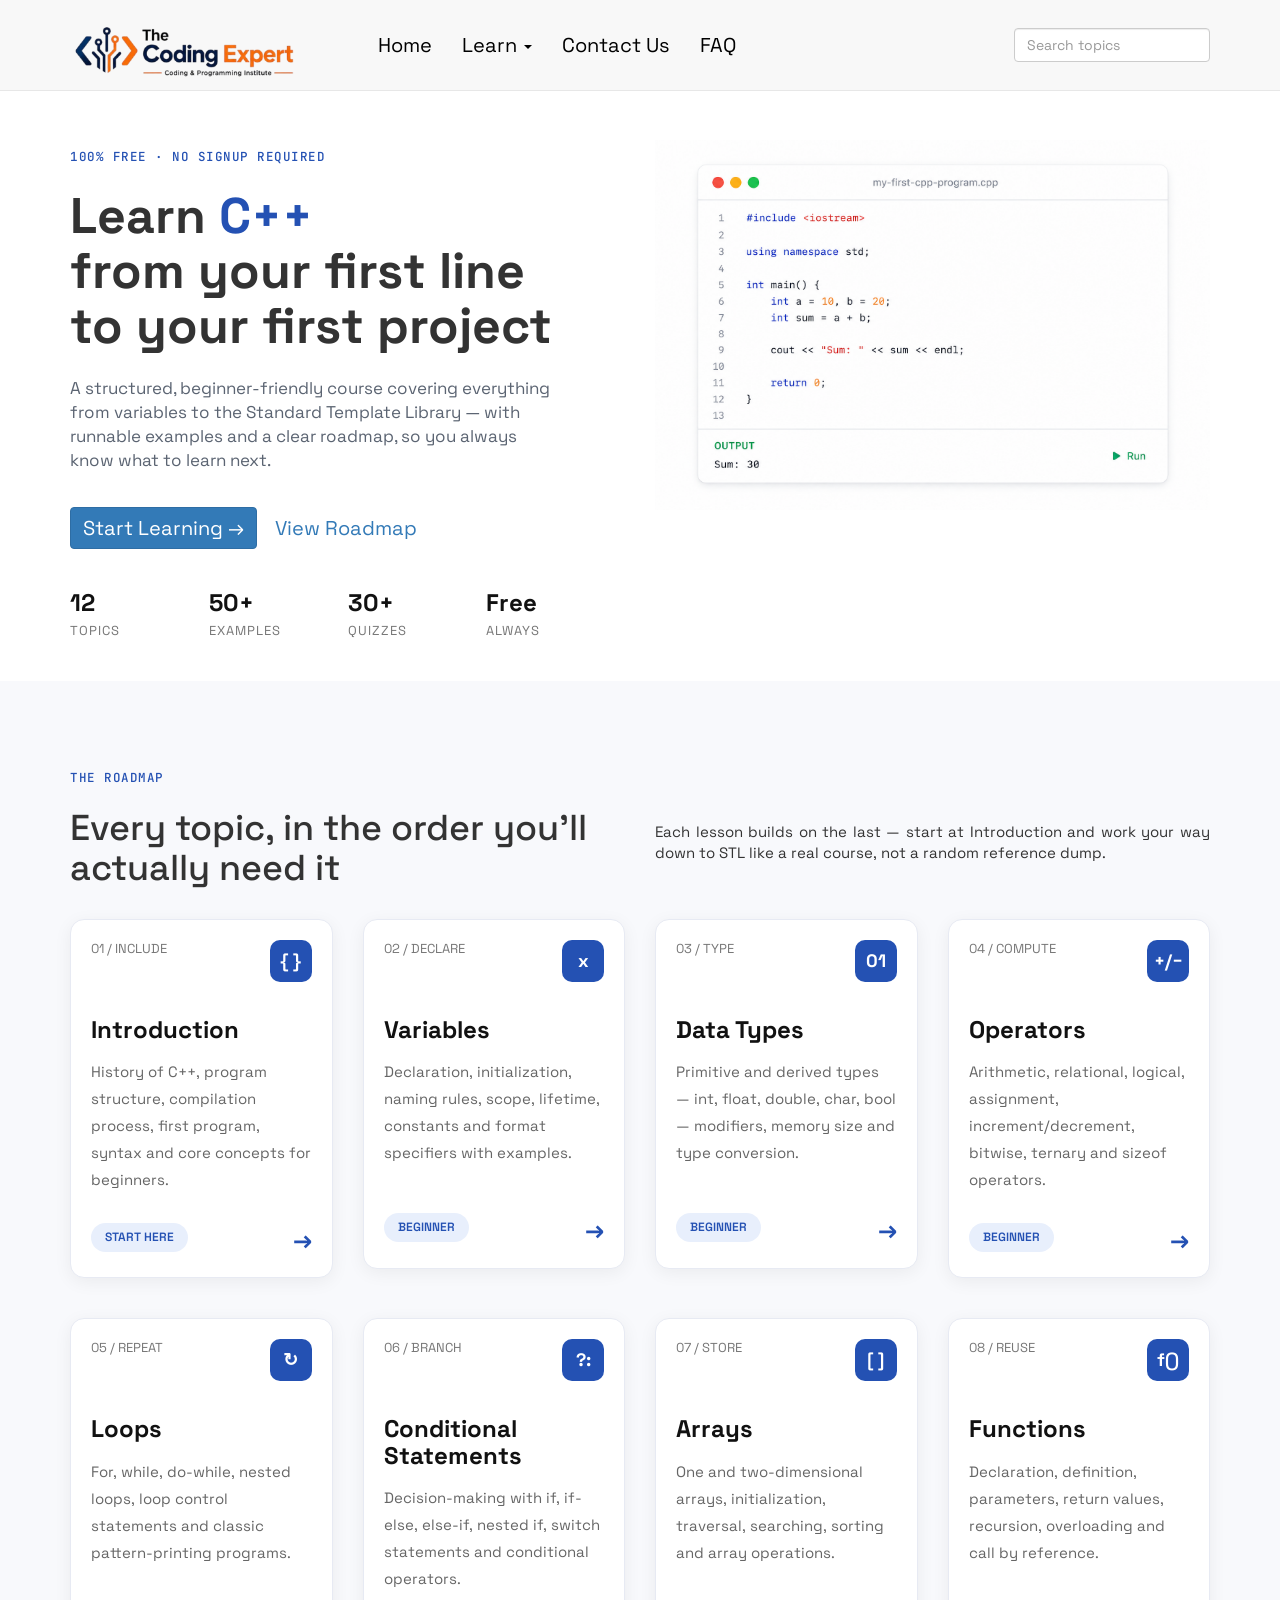
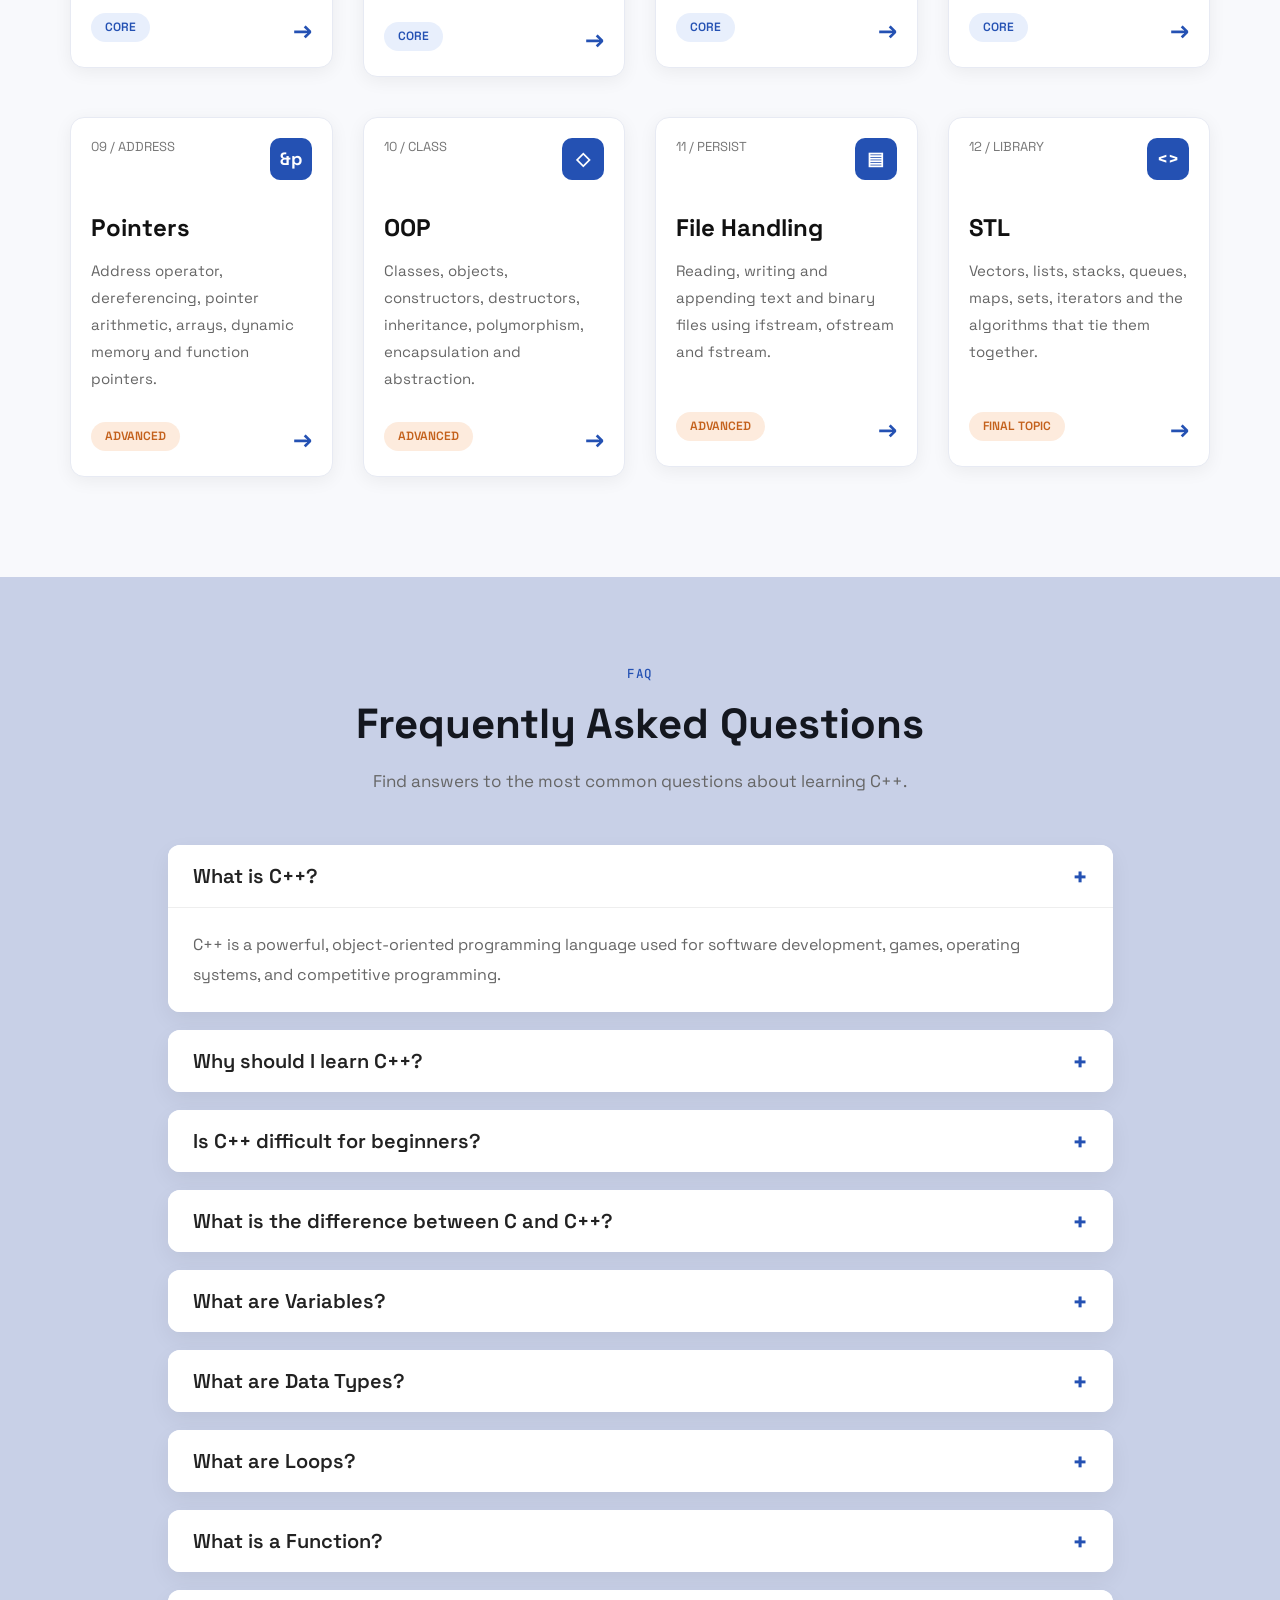
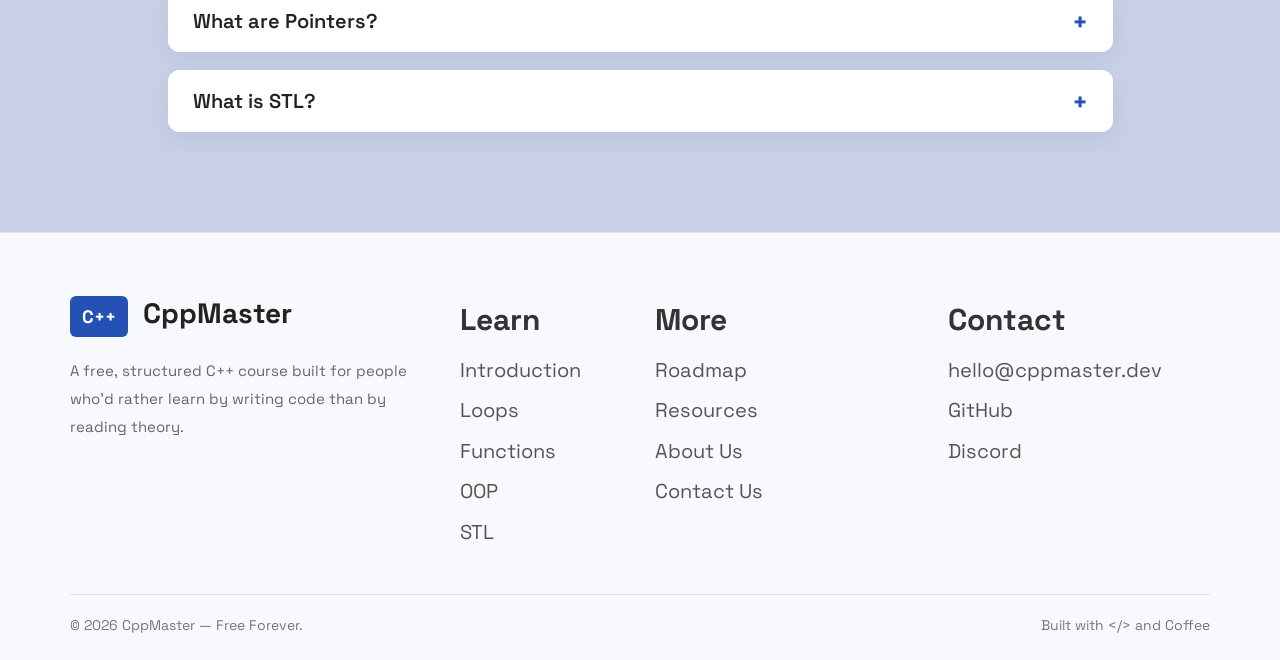
<file: index.html>
<!DOCTYPE html>
<html lang="en">

<head>
    <meta charset="UTF-8">
    <meta name="viewport" content="width=device-width, initial-scale=1.0">
    <title>Document</title>
    <link rel="stylesheet" href="https://maxcdn.bootstrapcdn.com/bootstrap/3.4.1/css/bootstrap.min.css">
    <link rel="stylesheet" href="style.css">
    <link
        href="https://fonts.googleapis.com/css2?family=Space+Grotesk:wght@500;600;700&family=Inter:wght@400;500;600;700&family=JetBrains+Mono:wght@400;500;600;700&display=swap"
        rel="stylesheet">
</head>

<body> 

    <header>
        <nav class="navbar  navbar-default navbar-fixed-top">
            <div class="container">
                <!-- Logo -->
                <div class="navbar-header"> 

                    <a class="navbar-brand" href="#">
                        <img src="institutelogo.png" alt="The Coding Expert" class="logo-img">
                    </a>

                    <button type="button" class="navbar-toggle collapsed" data-toggle="collapse"
                        data-target="#myNavbar">
                        <span class="icon-bar"></span>
                        <span class="icon-bar"></span>
                        <span class="icon-bar"></span>
                    </button>
                </div>

                <!-- Menu -->
                <div class="collapse navbar-collapse" id="myNavbar">

                    <ul class="nav navbar-nav">
                        <li><a href="#">Home</a></li>

                        <li class="dropdown">
                            <a class="dropdown-toggle" data-toggle="dropdown" href="#">
                                Learn <span class="caret"></span>
                            </a>

                            <ul class="dropdown-menu">
                                <li><a href="introduction.html">Introduction</a></li>
                                <li><a href="variable.html">Variables</a></li>
                                <li><a href="datatype.html">Data Types</a></li>
                                <li><a href="operator.html">Operators</a></li>
                                <li><a href="loop.html">Loops</a></li>
                                <li><a href="ifstatement.html">Conditional Statement</a></li>
                                <li><a href="function.html">Functions</a></li>
                                <li><a href="pointer.html">Pointers</a></li>
                                <li><a href="oops.html">OOP</a></li>
                                <li><a href="file.html">File Handling</a></li>
                                <li><a href="stl.html">STL</a></li>
                            </ul>
                        </li>

                        <li>
                            <a href="#contact">Contact Us</a>
                        </li>


                        <li> <a href="#faq" id="">
                                FAQ
                            </a>
                        </li>

                    </ul>

                    <!-- Search -->
                    <form class="navbar-form navbar-right">
                        <div class="form-group">
                            <input type="text" class="form-control search-box" placeholder="Search topics ">
                        </div>
                    </form>

                </div>

            </div>
        </nav>

        <div class="banner">
            <div class="container">
                <div class="row">
                    <div class="col-lg-6 col-md-6 col-sm-12 col-xs-12">
                        <div class="hero-copy">
                            <span class="eyebrow"> 100% free · no signup required</span>
                            <h1>Learn <span class="highlight">C++</span><br>from your first line<br>to your first
                                project
                            </h1>
                            <p class="hero-text">
                                A structured, beginner-friendly course covering everything from variables
                                to the Standard Template Library — with runnable examples and a clear
                                roadmap, so you always know what to learn next.
                            </p>


                            <div class="hero-buttons">
                                <a href="#topic" class="btn btn-primary">Start Learning →</a>
                                <a href="#topic" class="btn btn-ghost">View Roadmap</a>
                            </div>

                            <div class="hero-trust">
                                <div class="hero-trust-item"><strong>12</strong><span>Topics</span></div>
                                <div class="hero-trust-item tel"><strong>50+</strong><span>Examples</span></div>
                                <div class="hero-trust-item tel"><strong>30+</strong><span>Quizzes</span></div>
                                <div class="hero-trust-item"><strong>Free</strong><span>Always</span></div>
                            </div>
                        </div>
                    </div>
                    <div class="col-lg-6 col-md-6 col-sm-12 col-xs-12">
                        <div class="box ">
                            <div class="image"> <img src="editor.png" alt="">
                            </div>
                        </div>
                    </div>
                </div>
            </div>

    </header>
    <div class="section1" id="topic">
        <div class="container">
            <div class="row">
                <div class="col-lg-6 col-md-6 col-sm-12 col-xs-12">
                    <span class="eyebrow">the roadmap</span>
                    <h1>Every topic, in the order you'll actually need it</h1>
                </div>
                <div class="col-lg-6 col-md-6 col-sm-12 col-xs-12">
                    <p class="net">Each lesson builds on the last — start at Introduction and work your way down to STL
                        like a real
                        course, not
                        a random reference dump.</p>
                </div>
            </div>
            <div class="row">
                <div class="col-lg-3  col-md-6 col-sm-6 col-xs-12    topicbox">
                    <a class="topic-card" href="introduction.html" style="text-decoration:none">
                        <div class="topic-top">
                            <span class="topic-index">01 / include</span>
                            <span class="topic-icon">{ }</span>
                        </div>
                        <h3>Introduction</h3>
                        <p class="topic-desc">History of C++, program structure, compilation process, first program,
                            syntax
                            and core
                            concepts for beginners.</p>
                        <div class="topic-foot">
                            <span class="topic-tag">start here</span>
                            <span class="topic-arrow">→</span>
                        </div>
                    </a>
                </div>
                <div class="col-lg-3   col-md-6 col-sm-6 col-xs-12  topicbox">
                    <a class="topic-card" href="variable.html" style="text-decoration:none">
                        <div class="topic-top">
                            <span class="topic-index">02 / declare</span>
                            <span class="topic-icon">x</span>
                        </div>
                        <h3>Variables</h3>
                        <p class="topic-desc">Declaration, initialization, naming rules, scope, lifetime, constants and
                            format
                            specifiers with examples.</p>
                        <div class="topic-foot">
                            <span class="topic-tag">beginner</span>
                            <span class="topic-arrow">→</span>
                        </div>
                    </a>
                </div>
                <div class="col-lg-3   col-md-6 col-sm-6 col-xs-12   topicbox">
                    <a class="topic-card" href="datatype.html" style="text-decoration:none">
                        <div class="topic-top">
                            <span class="topic-index">03 / type</span>
                            <span class="topic-icon">01</span>
                        </div>
                        <h3>Data Types</h3>
                        <p class="topic-desc">Primitive and derived types — int, float, double, char, bool — modifiers,
                            memory size
                            and type conversion.</p>
                        <div class="topic-foot">
                            <span class="topic-tag">beginner</span>
                            <span class="topic-arrow">→</span>
                        </div>
                    </a>
                </div>

                <div class="col-lg-3   col-md-6 col-sm-6 col-xs-12   topicbox">
                    <a class="topic-card" href="operator.html" style="text-decoration:none">
                        <div class="topic-top">
                            <span class="topic-index">04 / compute</span>
                            <span class="topic-icon">+/−</span>
                        </div>
                        <h3>Operators</h3>
                        <p class="topic-desc">Arithmetic, relational, logical, assignment, increment/decrement, bitwise,
                            ternary and
                            sizeof operators.</p>
                        <div class="topic-foot">
                            <span class="topic-tag">beginner</span>
                            <span class="topic-arrow">→</span>
                        </div>
                    </a>
                </div>
            </div>



            <div class="row">

                <div class="col-lg-3 col-md-6 col-sm-6 col-xs-12     topicbox">
                    <a class="topic-card" href="loop.html" style="text-decoration:none">
                        <div class="topic-top">
                            <span class="topic-index">05 / repeat</span>
                            <span class="topic-icon">↻</span>
                        </div>
                        <h3>Loops</h3>
                        <p class="topic-desc">For, while, do-while, nested loops, loop control statements and classic
                            pattern-printing
                            programs.</p>
                        <div class="topic-foot">
                            <span class="topic-tag">core</span>
                            <span class="topic-arrow">→</span>
                        </div>
                    </a>
                </div>

                <div class="col-lg-3  col-md-6 col-sm-6 col-xs-12    topicbox">
                    <a class="topic-card" href="ifstatement.html" style="text-decoration:none">
                        <div class="topic-top">
                            <span class="topic-index">06 / branch</span>
                            <span class="topic-icon">?:</span>
                        </div>
                        <h3>Conditional Statements</h3>
                        <p class="topic-desc">Decision-making with if, if-else, else-if, nested if, switch statements
                            and
                            conditional
                            operators.</p>
                        <div class="topic-foot">
                            <span class="topic-tag">core</span>
                            <span class="topic-arrow">→</span>
                        </div>
                    </a>
                </div>

                <div class="col-lg-3  col-md-6 col-sm-6 col-xs-12    topicbox">
                    <a class="topic-card" href="array.html" style="text-decoration:none">
                        <div class="topic-top">
                            <span class="topic-index">07 / store</span>
                            <span class="topic-icon">[ ]</span>
                        </div>
                        <h3>Arrays</h3>
                        <p class="topic-desc">One and two-dimensional arrays, initialization, traversal, searching,
                            sorting
                            and array
                            operations.</p>
                        <div class="topic-foot">
                            <span class="topic-tag">core</span>
                            <span class="topic-arrow">→</span>
                        </div>
                    </a>
                </div>

                <div class="col-lg-3  col-md-6 col-sm-6 col-xs-12    topicbox">
                    <a class="topic-card" href="function.html" style="text-decoration:none">
                        <div class="topic-top">
                            <span class="topic-index">08 / reuse</span>
                            <span class="topic-icon">f()</span>
                        </div>
                        <h3>Functions</h3>
                        <p class="topic-desc">Declaration, definition, parameters, return values, recursion, overloading
                            and
                            call by
                            reference.</p>
                        <div class="topic-foot">
                            <span class="topic-tag">core</span>
                            <span class="topic-arrow">→</span>
                        </div>
                    </a>
                </div>

            </div>



            <div class="row">
                <div class="col-lg-3  col-md-6 col-sm-6 col-xs-12    topicbox">
                    <a class="topic-card" href="pointer.html" style="text-decoration:none">
                        <div class="topic-top">
                            <span class="topic-index">09 / address</span>
                            <span class="topic-icon">&amp;p</span>
                        </div>
                        <h3>Pointers</h3>
                        <p class="topic-desc">Address operator, dereferencing, pointer arithmetic, arrays, dynamic
                            memory
                            and function
                            pointers.</p>
                        <div class="topic-foot">
                            <span class="topic-tag locked">advanced</span>
                            <span class="topic-arrow">→</span>
                        </div>
                    </a>
                </div>

                <div class="col-lg-3 col-md-6 col-sm-6 col-xs-12     topicbox">
                    <a class="topic-card" href="oops.html" style="text-decoration:none">
                        <div class="topic-top">
                            <span class="topic-index">10 / class</span>
                            <span class="topic-icon">◇</span>
                        </div>
                        <h3>OOP</h3>
                        <p class="topic-desc">Classes, objects, constructors, destructors, inheritance, polymorphism,
                            encapsulation
                            and abstraction.</p>
                        <div class="topic-foot">
                            <span class="topic-tag locked">advanced</span>
                            <span class="topic-arrow">→</span>
                        </div>
                    </a>
                </div>

                <div class="col-lg-3  col-md-6 col-sm-6 col-xs-12    topicbox">
                    <a class="topic-card" href="file.html" style="text-decoration:none">
                        <div class="topic-top">
                            <span class="topic-index">11 / persist</span>
                            <span class="topic-icon">▤</span>
                        </div>
                        <h3>File Handling</h3>
                        <p class="topic-desc">Reading, writing and appending text and binary files using ifstream,
                            ofstream
                            and
                            fstream.</p>
                        <div class="topic-foot">
                            <span class="topic-tag locked">advanced</span>
                            <span class="topic-arrow">→</span>
                        </div>
                    </a>
                </div>

                <div class="col-lg-3 col-md-6 col-sm-6 col-xs-12     topicbox">
                    <a class="topic-card" href="stl.html" style="text-decoration:none">
                        <div class="topic-top">
                            <span class="topic-index">12 / library</span>
                            <span class="topic-icon">&lt;&gt;</span>
                        </div>
                        <h3>STL</h3>
                        <p class="topic-desc">Vectors, lists, stacks, queues, maps, sets, iterators and the algorithms
                            that
                            tie them
                            together.</p>
                        <div class="topic-foot">
                            <span class="topic-tag locked">final topic</span>
                            <span class="topic-arrow">→</span>
                        </div>
                    </a>
                </div>
            </div>
        </div>
    </div>

    <section class="faq-section " id="faq">
        <div class="container">

            <div class="row">
                <div class="col-lg-12 text-center">
                    <span class="eyebrow">FAQ</span>
                    <h2 class="faq-title">Frequently Asked Questions</h2>
                    <p class="faq-subtitle">
                        Find answers to the most common questions about learning C++.
                    </p>
                </div>
            </div>

            <div class="row">
                <div class="col-lg-10  col-lg-offset-1 col-md-10 col-md-offset-1 col-sm-12 col-xs-12">

                    <div class="panel-group" id="faqAccordion">

                        <!-- 1 -->
                        <div class="panel panel-default">
                            <div class="panel-heading">
                                <h4 class="panel-title">
                                    <a data-toggle="collapse" data-parent="#faqAccordion" href="#faq1">
                                        What is C++?
                                    </a>
                                </h4>
                            </div>

                            <div id="faq1" class="panel-collapse collapse in">
                                <div class="panel-body">
                                    C++ is a powerful, object-oriented programming language used for software
                                    development, games, operating systems, and competitive programming.
                                </div>
                            </div>
                        </div>

                        <!-- 2 -->
                        <div class="panel panel-default">
                            <div class="panel-heading">
                                <h4 class="panel-title">
                                    <a data-toggle="collapse" data-parent="#faqAccordion" href="#faq2">
                                        Why should I learn C++?
                                    </a>
                                </h4>
                            </div>

                            <div id="faq2" class="panel-collapse collapse">
                                <div class="panel-body">
                                    C++ improves problem-solving skills and is widely used in system programming, game
                                    development, embedded systems, and coding interviews.
                                </div>
                            </div>
                        </div>

                        <!-- 3 -->
                        <div class="panel panel-default">
                            <div class="panel-heading">
                                <h4 class="panel-title">
                                    <a data-toggle="collapse" data-parent="#faqAccordion" href="#faq3">
                                        Is C++ difficult for beginners?
                                    </a>
                                </h4>
                            </div>

                            <div id="faq3" class="panel-collapse collapse">
                                <div class="panel-body">
                                    Not at all. With regular practice and a structured roadmap, beginners can learn C++
                                    step by step.
                                </div>
                            </div>
                        </div>

                        <!-- 4 -->
                        <div class="panel panel-default">
                            <div class="panel-heading">
                                <h4 class="panel-title">
                                    <a data-toggle="collapse" data-parent="#faqAccordion" href="#faq4">
                                        What is the difference between C and C++?
                                    </a>
                                </h4>
                            </div>

                            <div id="faq4" class="panel-collapse collapse">
                                <div class="panel-body">
                                    C is a procedural programming language, whereas C++ supports both procedural and
                                    object-oriented programming.
                                </div>
                            </div>
                        </div>

                        <!-- 5 -->
                        <div class="panel panel-default">
                            <div class="panel-heading">
                                <h4 class="panel-title">
                                    <a data-toggle="collapse" data-parent="#faqAccordion" href="#faq5">
                                        What are Variables?
                                    </a>
                                </h4>
                            </div>

                            <div id="faq5" class="panel-collapse collapse">
                                <div class="panel-body">
                                    Variables are named memory locations used to store data during program execution.
                                </div>
                            </div>
                        </div>

                        <!-- 6 -->
                        <div class="panel panel-default">
                            <div class="panel-heading">
                                <h4 class="panel-title">
                                    <a data-toggle="collapse" data-parent="#faqAccordion" href="#faq6">
                                        What are Data Types?
                                    </a>
                                </h4>
                            </div>

                            <div id="faq6" class="panel-collapse collapse">
                                <div class="panel-body">
                                    Data types define what type of value a variable can store, such as int, float, char,
                                    bool, and double.
                                </div>
                            </div>
                        </div>

                        <!-- 7 -->
                        <div class="panel panel-default">
                            <div class="panel-heading">
                                <h4 class="panel-title">
                                    <a data-toggle="collapse" data-parent="#faqAccordion" href="#faq7">
                                        What are Loops?
                                    </a>
                                </h4>
                            </div>

                            <div id="faq7" class="panel-collapse collapse">
                                <div class="panel-body">
                                    Loops execute a block of code repeatedly until a condition becomes false.
                                </div>
                            </div>
                        </div>

                        <!-- 8 -->
                        <div class="panel panel-default">
                            <div class="panel-heading">
                                <h4 class="panel-title">
                                    <a data-toggle="collapse" data-parent="#faqAccordion" href="#faq8">
                                        What is a Function?
                                    </a>
                                </h4>
                            </div>

                            <div id="faq8" class="panel-collapse collapse">
                                <div class="panel-body">
                                    A function is a reusable block of code that performs a specific task.
                                </div>
                            </div>
                        </div>

                        <!-- 9 -->
                        <div class="panel panel-default">
                            <div class="panel-heading">
                                <h4 class="panel-title">
                                    <a data-toggle="collapse" data-parent="#faqAccordion" href="#faq9">
                                        What are Pointers?
                                    </a>
                                </h4>
                            </div>

                            <div id="faq9" class="panel-collapse collapse">
                                <div class="panel-body">
                                    Pointers are variables that store the memory address of another variable.
                                </div>
                            </div>
                        </div>

                        <!-- 10 -->
                        <div class="panel panel-default">
                            <div class="panel-heading">
                                <h4 class="panel-title">
                                    <a data-toggle="collapse" data-parent="#faqAccordion" href="#faq10">
                                        What is STL?
                                    </a>
                                </h4>
                            </div>

                            <div id="faq10" class="panel-collapse collapse">
                                <div class="panel-body">
                                    STL (Standard Template Library) provides ready-to-use containers, algorithms, and
                                    iterators that make C++ programming easier.
                                </div>
                            </div>
                        </div>

                    </div>

                </div>
            </div>

        </div>
    </section>

    <footer class="footer" id="contact">
        <div class="container">

            <div class="row">

                <!-- Logo -->
                <div class="col-lg-4 col-md-4 col-sm-6 col-xs-12">
                    <div class="footer-brand">

                        <a href="#" class="brand">
                            <span class="brand-badge">C++</span>
                            <span class="brand-text">CppMaster</span>
                        </a>

                        <p>
                            A free, structured C++ course built for people who'd rather
                            learn by writing code than by reading theory.
                        </p>

                    </div>
                </div>

                <!-- Learn -->
                <div class="col-lg-2 col-md-2 col-sm-6 col-xs-12">
                    <div class="footer-col">
                        <h4>Learn</h4>

                        <ul>
                            <li><a href="introduction.html">Introduction</a></li>
                            <li><a href="loop.html">Loops</a></li>
                            <li><a href="function.html">Functions</a></li>
                            <li><a href="oops.html">OOP</a></li>
                            <li><a href="stl.html">STL</a></li>
                        </ul>

                    </div>
                </div>

                <!-- More -->
                <div class="col-lg-3 col-md-3 col-sm-6 col-xs-12">

                    <div class="footer-col">

                        <h4>More</h4>

                        <ul>
                            <li><a href="#">Roadmap</a></li>
                            <li><a href="#">Resources</a></li>
                            <li><a href="#">About Us</a></li>
                            <li><a href="#">Contact Us</a></li>
                        </ul>

                    </div>

                </div>

                <!-- Contact -->
                <div class="col-lg-3 col-md-3 col-sm-6 col-xs-12">

                    <div class="footer-col">

                        <h4>Contact</h4>

                        <ul>
                            <li><a href="#">hello@cppmaster.dev</a></li>
                            <li><a href="#">GitHub</a></li>
                            <li><a href="#">Discord</a></li>
                        </ul>

                    </div>

                </div>

            </div>

            <hr>

            <div class="row">

                <div class="col-lg-6 col-md-6 col-sm-6 col-xs-12">
                    <p class="copyright">
                        © 2026 CppMaster — Free Forever.
                    </p>
                </div>

                <div class="col-lg-6 col-md-6 col-sm-6 col-xs-12 text-right">
                    <p class="copyright">
                        Built with &lt;/&gt; and Coffee
                    </p>
                </div>

            </div>

        </div>
    </footer>





    <!-- jQuery library -->
    <script src="https://ajax.googleapis.com/ajax/libs/jquery/3.7.1/jquery.min.js"></script>

    <!-- Latest compiled JavaScript -->
    <script src="https://maxcdn.bootstrapcdn.com/bootstrap/3.4.1/js/bootstrap.min.js"></script>

</body>

</html>
</file>
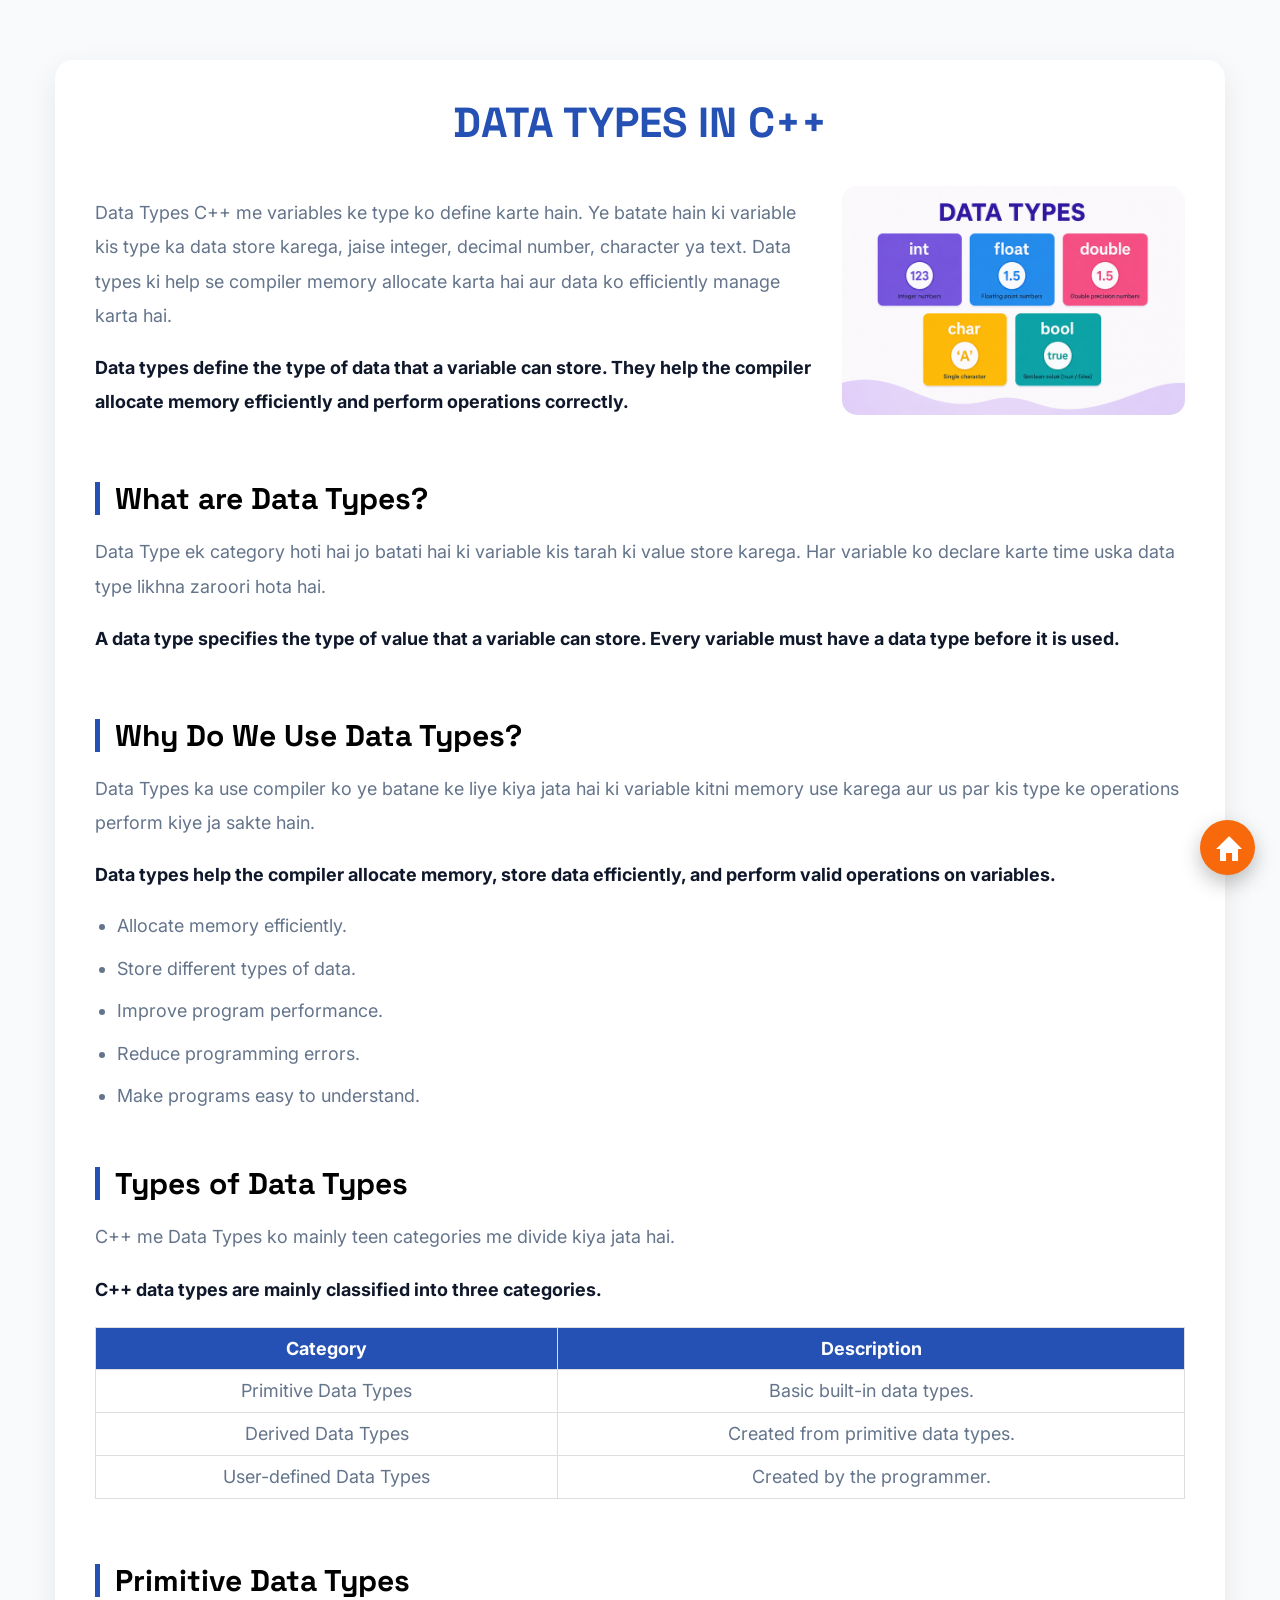
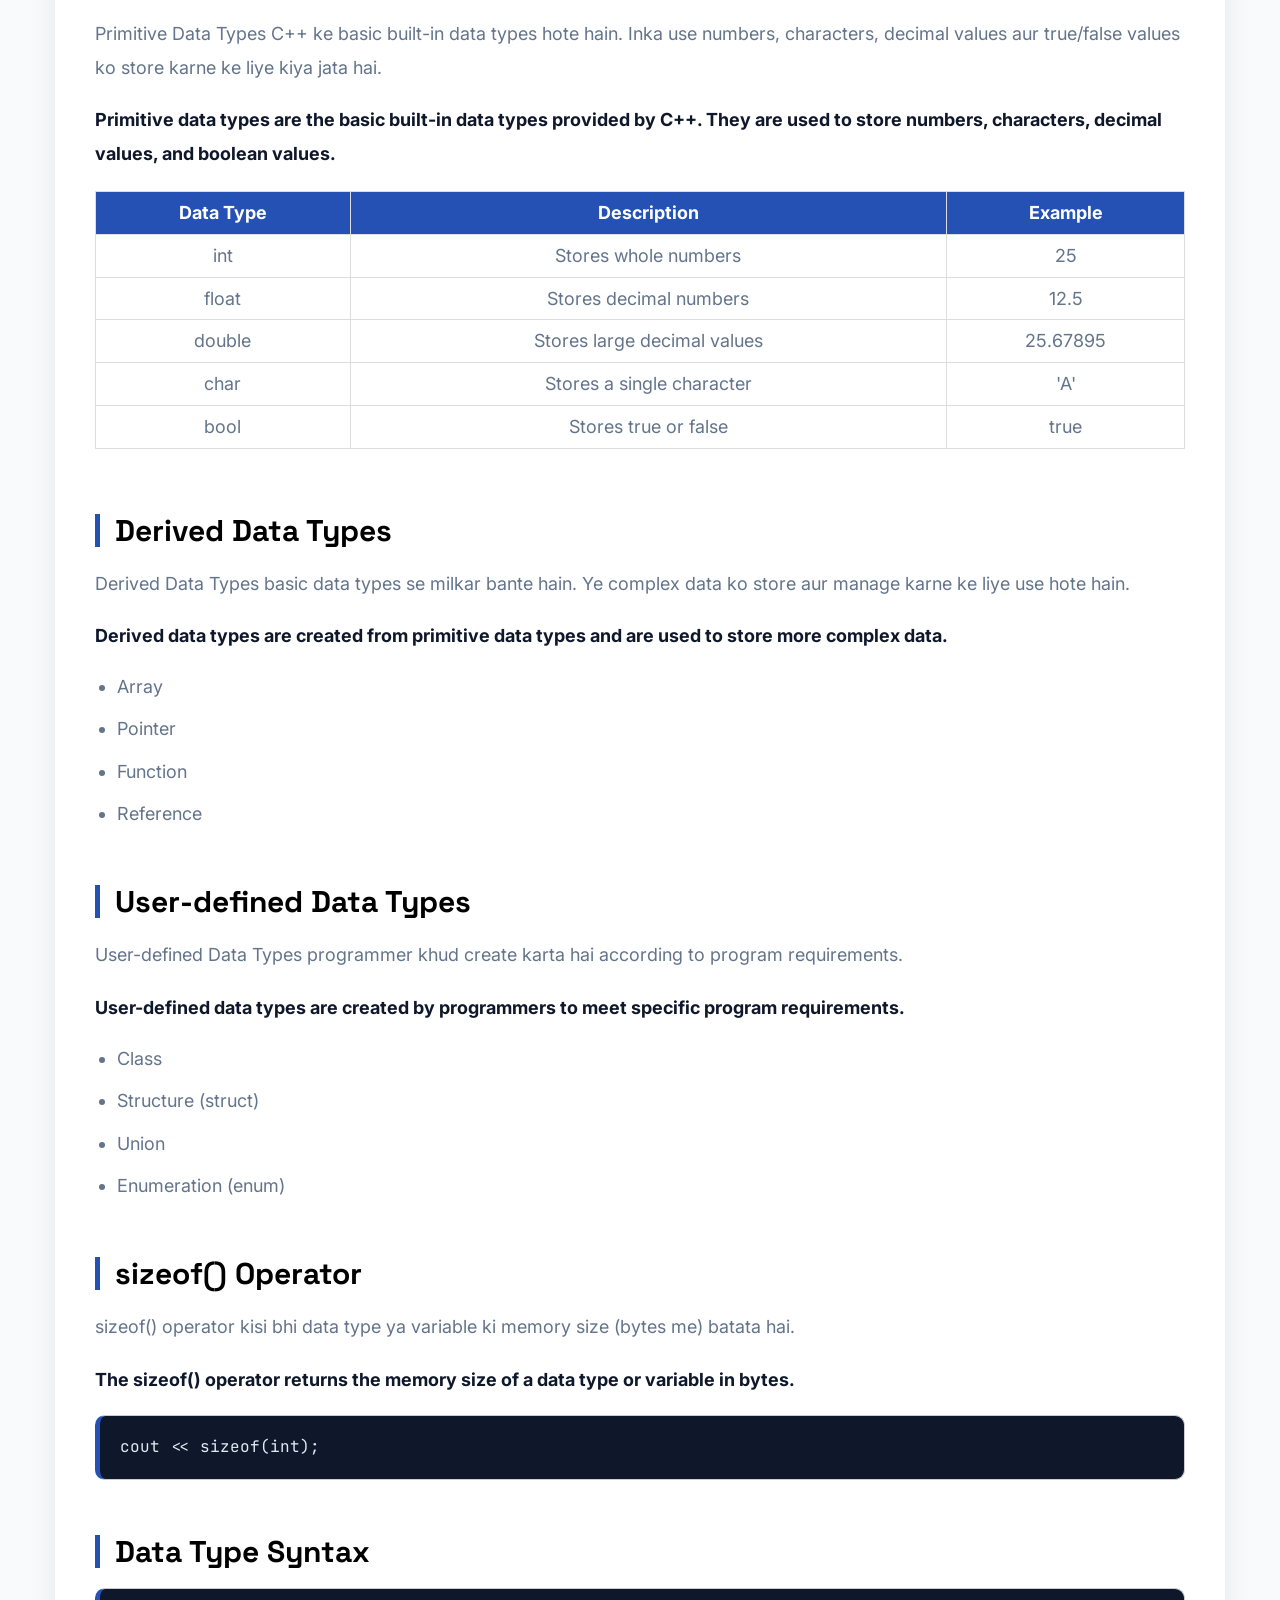
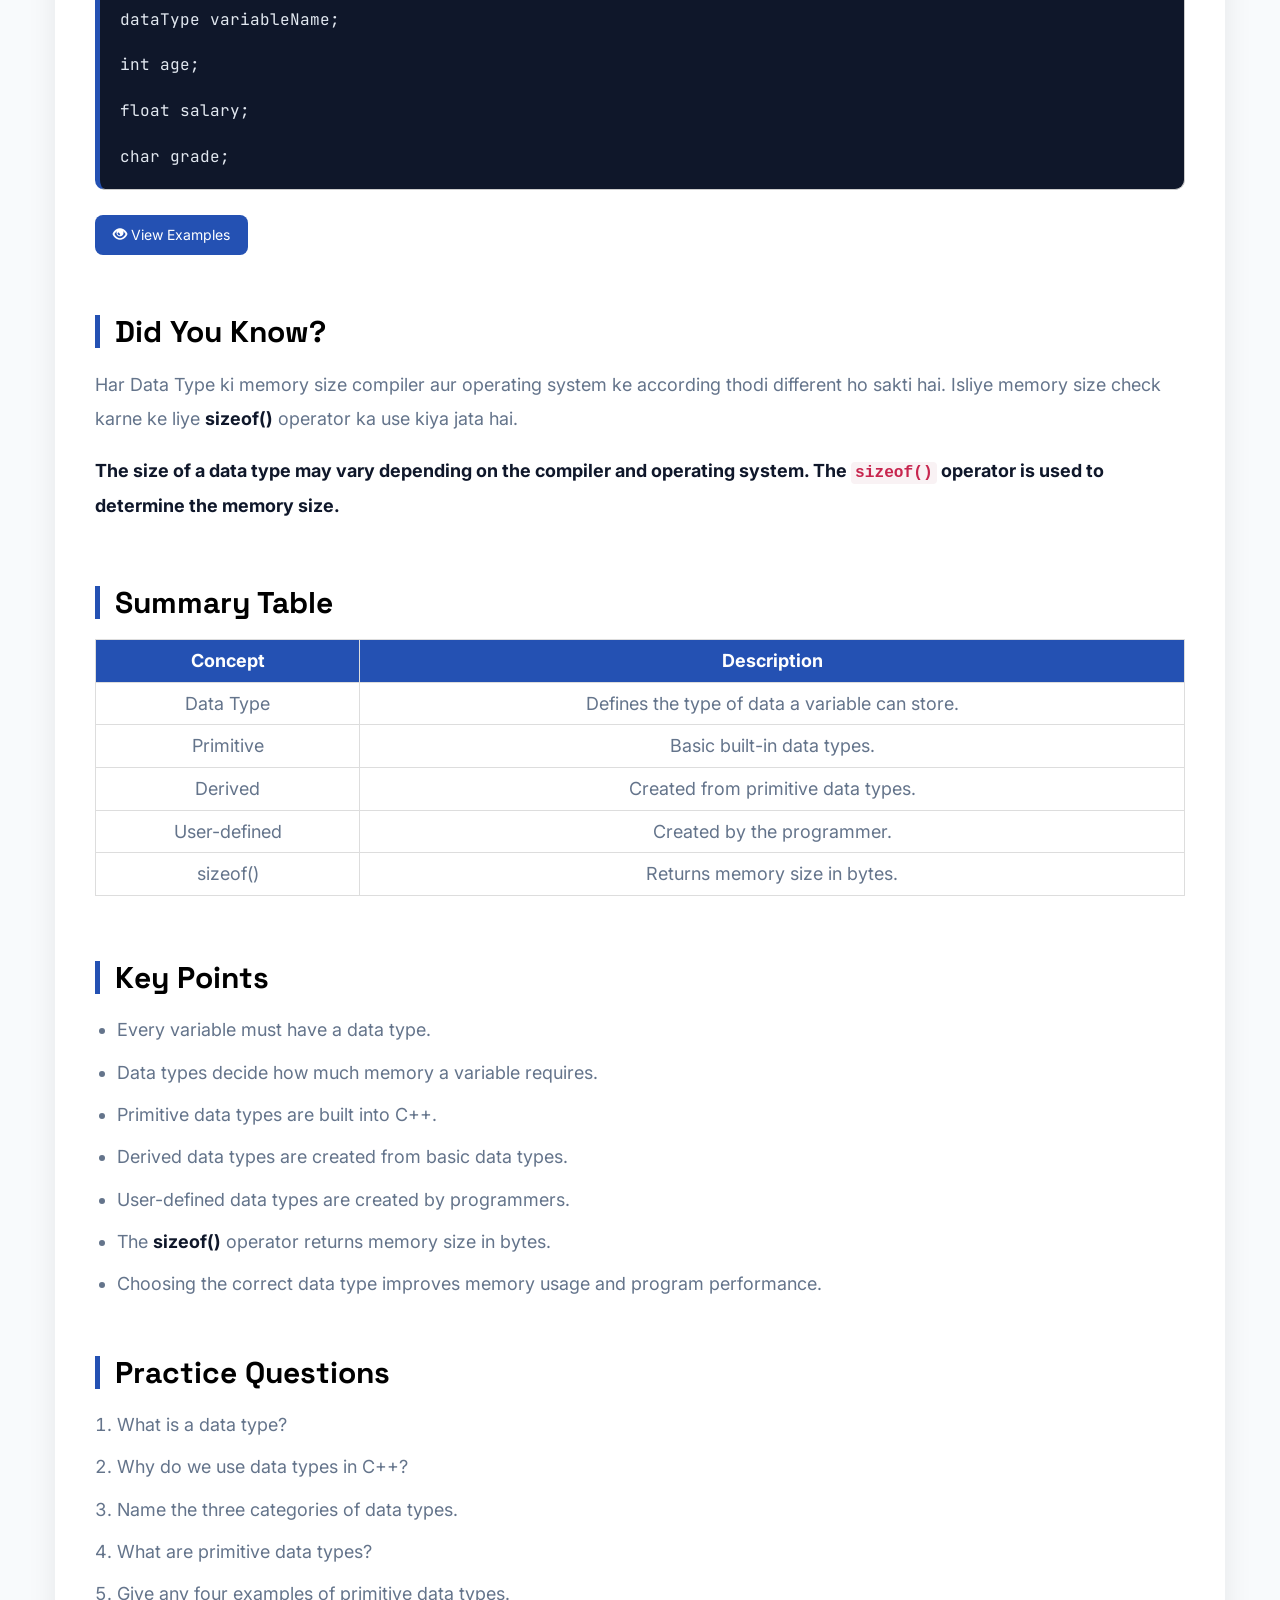
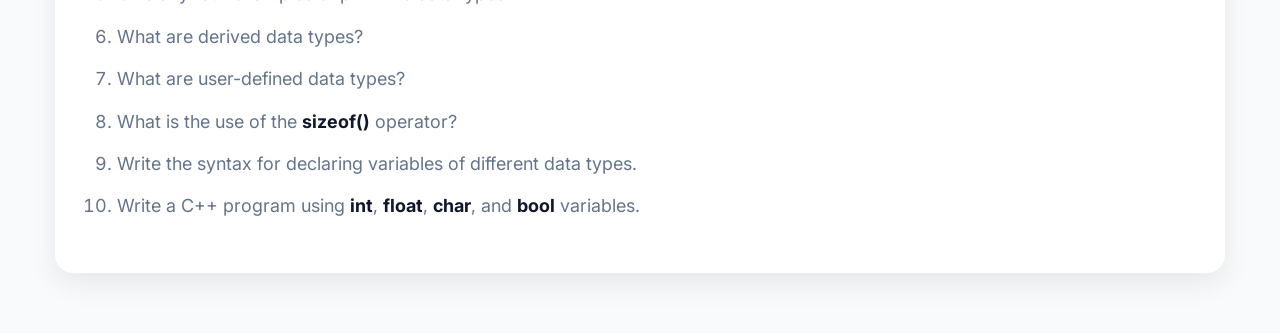
<file: datatype.html>
<!DOCTYPE html>
<html lang="en">

<head>

    <meta charset="UTF-8">
    <meta name="viewport" content="width=device-width, initial-scale=1.0">

    <title>Introduction to C++</title>

    <link rel="stylesheet" href="https://maxcdn.bootstrapcdn.com/bootstrap/3.4.1/css/bootstrap.min.css">
    <link rel="stylesheet" href="topics.css">
</head>

<body>

    <div class="section1">
        <div class="container">
            <div class="row">

                <div class="col-lg-12">
                    <h1>DATA TYPES IN C++</h1>
                </div>

                <div class="col-lg-8">

                    <h4>
                        Data Types C++ me variables ke type ko define karte hain. Ye batate hain ki variable kis type ka
                        data store karega, jaise integer, decimal number, character ya text. Data types ki help se
                        compiler
                        memory allocate karta hai aur data ko efficiently manage karta hai.
                    </h4>

                    <h4>
                        <b>Data types define the type of data that a variable can store. They help the compiler allocate
                            memory efficiently and perform operations correctly.</b>
                    </h4>

                </div>

                <div class="col-lg-4">

                    <a href="./index.html#topics">
                        <img src="datatype3.png" class="img-responsive">
                    </a>

                </div>





                <div class="col-lg-12">

                    <h3>What are Data Types?</h3>

                    <h4>
                        Data Type ek category hoti hai jo batati hai ki variable kis tarah ki value store karega. Har
                        variable ko declare karte time uska data type likhna zaroori hota hai.
                    </h4>

                    <h4>
                        <b>A data type specifies the type of value that a variable can store. Every variable must have a
                            data type before it is used.</b>
                    </h4>

                </div>





                <div class="col-lg-12">

                    <h3>Why Do We Use Data Types?</h3>

                    <h4>
                        Data Types ka use compiler ko ye batane ke liye kiya jata hai ki variable kitni memory use
                        karega
                        aur us par kis type ke operations perform kiye ja sakte hain.
                    </h4>

                    <h4>
                        <b>Data types help the compiler allocate memory, store data efficiently, and perform valid
                            operations on variables.</b>
                    </h4>

                    <ul>

                        <li>Allocate memory efficiently.</li>

                        <li>Store different types of data.</li>

                        <li>Improve program performance.</li>

                        <li>Reduce programming errors.</li>

                        <li>Make programs easy to understand.</li>

                    </ul>

                </div>





                <div class="col-lg-12">

                    <h3>Types of Data Types</h3>

                    <h4>
                        C++ me Data Types ko mainly teen categories me divide kiya jata hai.
                    </h4>

                    <h4>
                        <b>C++ data types are mainly classified into three categories.</b>
                    </h4>

                    <table class="table table-bordered">

                        <tr>

                            <th>Category</th>

                            <th>Description</th>

                        </tr>

                        <tr>

                            <td>Primitive Data Types</td>

                            <td>Basic built-in data types.</td>

                        </tr>

                        <tr>

                            <td>Derived Data Types</td>

                            <td>Created from primitive data types.</td>

                        </tr>

                        <tr>

                            <td>User-defined Data Types</td>

                            <td>Created by the programmer.</td>

                        </tr>

                    </table>

                </div>
                <div class="col-lg-12">

                    <h3>Primitive Data Types</h3>

                    <h4>
                        Primitive Data Types C++ ke basic built-in data types hote hain. Inka use numbers, characters,
                        decimal values aur true/false values ko store karne ke liye kiya jata hai.
                    </h4>

                    <h4>
                        <b>Primitive data types are the basic built-in data types provided by C++. They are used to
                            store
                            numbers, characters, decimal values, and boolean values.</b>
                    </h4>

                    <table class="table table-bordered">

                        <tr>
                            <th>Data Type</th>
                            <th>Description</th>
                            <th>Example</th>
                        </tr>

                        <tr>
                            <td>int</td>
                            <td>Stores whole numbers</td>
                            <td>25</td>
                        </tr>

                        <tr>
                            <td>float</td>
                            <td>Stores decimal numbers</td>
                            <td>12.5</td>
                        </tr>

                        <tr>
                            <td>double</td>
                            <td>Stores large decimal values</td>
                            <td>25.67895</td>
                        </tr>

                        <tr>
                            <td>char</td>
                            <td>Stores a single character</td>
                            <td>'A'</td>
                        </tr>

                        <tr>
                            <td>bool</td>
                            <td>Stores true or false</td>
                            <td>true</td>
                        </tr>

                    </table>

                </div>





                <div class="col-lg-12">

                    <h3>Derived Data Types</h3>

                    <h4>
                        Derived Data Types basic data types se milkar bante hain. Ye complex data ko store aur manage
                        karne
                        ke liye use hote hain.
                    </h4>

                    <h4>
                        <b>Derived data types are created from primitive data types and are used to store more complex
                            data.</b>
                    </h4>

                    <ul>

                        <li>Array</li>

                        <li>Pointer</li>

                        <li>Function</li>

                        <li>Reference</li>

                    </ul>

                </div>





                <div class="col-lg-12">

                    <h3>User-defined Data Types</h3>

                    <h4>
                        User-defined Data Types programmer khud create karta hai according to program requirements.
                    </h4>

                    <h4>
                        <b>User-defined data types are created by programmers to meet specific program requirements.</b>
                    </h4>

                    <ul>

                        <li>Class</li>

                        <li>Structure (struct)</li>

                        <li>Union</li>

                        <li>Enumeration (enum)</li>

                    </ul>

                </div>





                <div class="col-lg-12">

                    <h3>sizeof() Operator</h3>

                    <h4>
                        sizeof() operator kisi bhi data type ya variable ki memory size (bytes me) batata hai.
                    </h4>

                    <h4>
                        <b>The sizeof() operator returns the memory size of a data type or variable in bytes.</b>
                    </h4>

                    <pre>
cout << sizeof(int);
</pre>

                </div>





                <div class="col-lg-12">

                    <h3>Data Type Syntax</h3>

                    <pre>
dataType variableName;

int age;

float salary;

char grade;
</pre>

                    <a class="btn btn-warning example-btn" data-toggle="collapse" href="#datatypeExample">

                        <span class="glyphicon glyphicon-eye-open"></span>

                        View Examples

                    </a>

                    <div id="datatypeExample" class="collapse">

                        <pre>
#include &lt;iostream&gt;

using namespace std;

int main(){

int age = 20;

float marks = 89.5;

char grade = 'A';

bool pass = true;

cout << age << endl;

cout << marks << endl;

cout << grade << endl;

cout << pass;

return 0;

}
</pre>

                        <div class="output">

                            <b>Output</b>

                            <br>

                            20

                            <br>

                            89.5

                            <br>

                            A

                            <br>

                            1

                        </div>

                    </div>

                </div>
                <div class="col-lg-12">

                    <h3>Did You Know?</h3>

                    <h4>
                        Har Data Type ki memory size compiler aur operating system ke according thodi different ho sakti
                        hai. Isliye memory size check karne ke liye <b>sizeof()</b> operator ka use kiya jata hai.
                    </h4>

                    <h4>
                        <b>The size of a data type may vary depending on the compiler and operating system. The
                            <code>sizeof()</code> operator is used to determine the memory size.</b>
                    </h4>

                </div>





                <div class="col-lg-12">

                    <h3>Summary Table</h3>

                    <table class="table table-bordered">

                        <tr>

                            <th>Concept</th>

                            <th>Description</th>

                        </tr>

                        <tr>

                            <td>Data Type</td>

                            <td>Defines the type of data a variable can store.</td>

                        </tr>

                        <tr>

                            <td>Primitive</td>

                            <td>Basic built-in data types.</td>

                        </tr>

                        <tr>

                            <td>Derived</td>

                            <td>Created from primitive data types.</td>

                        </tr>

                        <tr>

                            <td>User-defined</td>

                            <td>Created by the programmer.</td>

                        </tr>

                        <tr>

                            <td>sizeof()</td>

                            <td>Returns memory size in bytes.</td>

                        </tr>

                    </table>

                </div>





                <div class="col-lg-12">

                    <h3>Key Points</h3>

                    <ul>

                        <li>Every variable must have a data type.</li>

                        <li>Data types decide how much memory a variable requires.</li>

                        <li>Primitive data types are built into C++.</li>

                        <li>Derived data types are created from basic data types.</li>

                        <li>User-defined data types are created by programmers.</li>

                        <li>The <b>sizeof()</b> operator returns memory size in bytes.</li>

                        <li>Choosing the correct data type improves memory usage and program performance.</li>

                    </ul>

                </div>





                <div class="col-lg-12">

                    <h3>Practice Questions</h3>

                    <ol>

                        <li>What is a data type?</li>

                        <li>Why do we use data types in C++?</li>

                        <li>Name the three categories of data types.</li>

                        <li>What are primitive data types?</li>

                        <li>Give any four examples of primitive data types.</li>

                        <li>What are derived data types?</li>

                        <li>What are user-defined data types?</li>

                        <li>What is the use of the <b>sizeof()</b> operator?</li>

                        <li>Write the syntax for declaring variables of different data types.</li>

                        <li>Write a C++ program using <b>int</b>, <b>float</b>, <b>char</b>, and <b>bool</b> variables.
                        </li>

                    </ol>

                </div>

            </div>
        </div>
    </div>
    <a href="index.html#topics" class="home-btn">
        <span class="glyphicon glyphicon-home"></span>
    </a>
    <!-- jQuery library -->
    <script src="https://ajax.googleapis.com/ajax/libs/jquery/3.7.1/jquery.min.js"></script>

    <!-- Latest compiled JavaScript -->
    <script src="https://maxcdn.bootstrapcdn.com/bootstrap/3.4.1/js/bootstrap.min.js"></script>

</body>

</html>
</file>
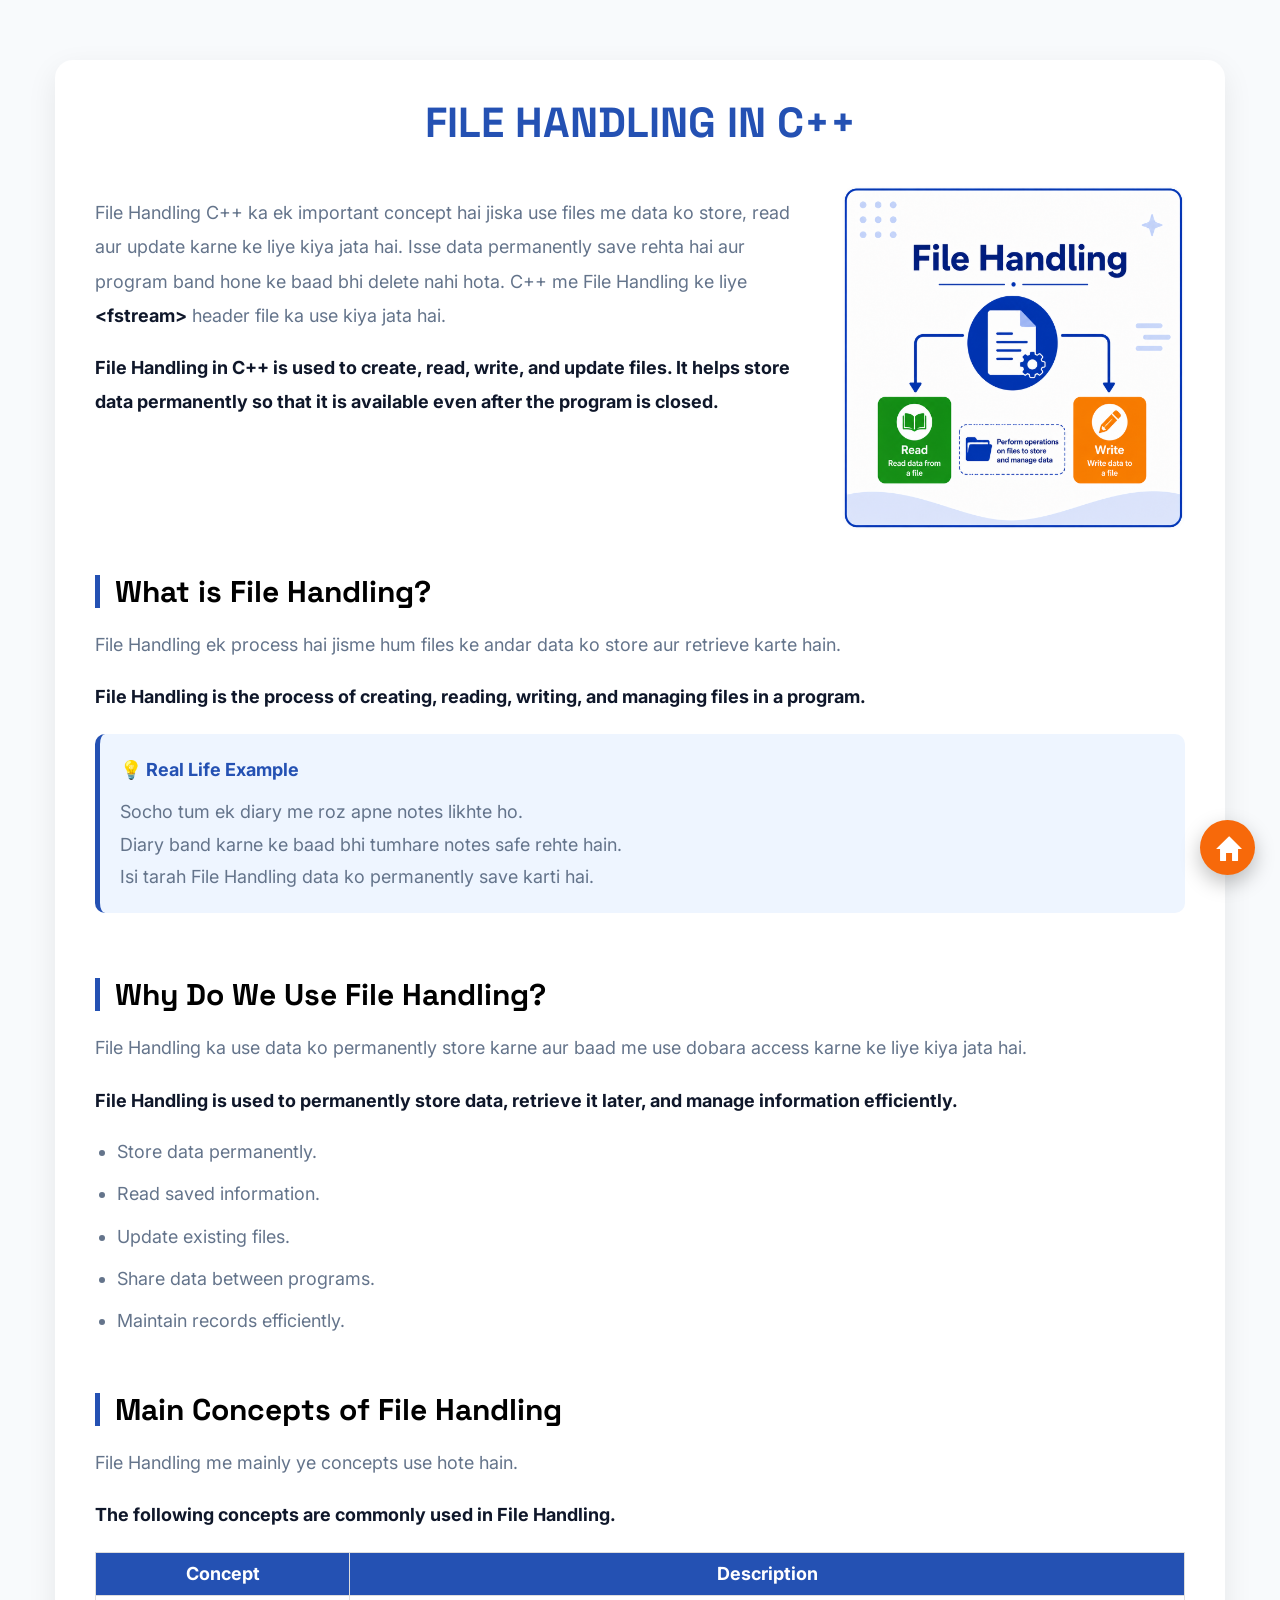
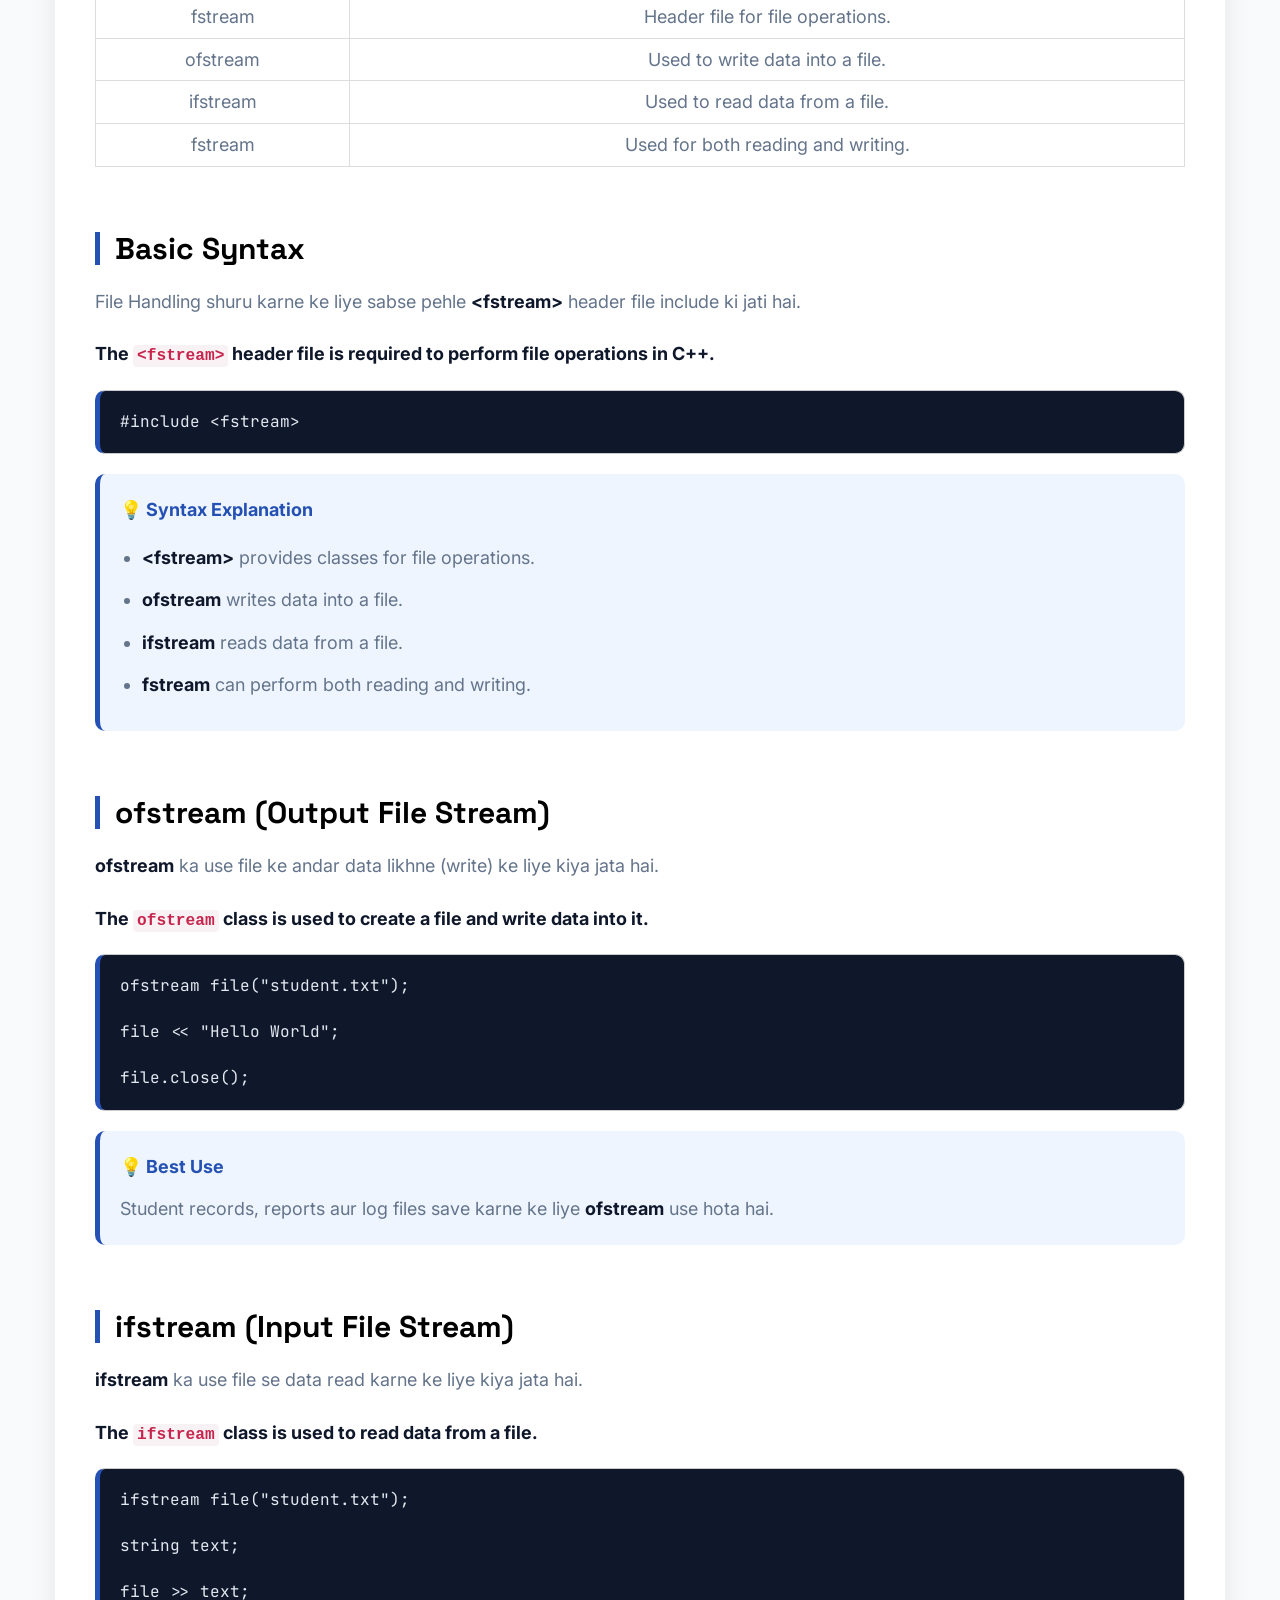
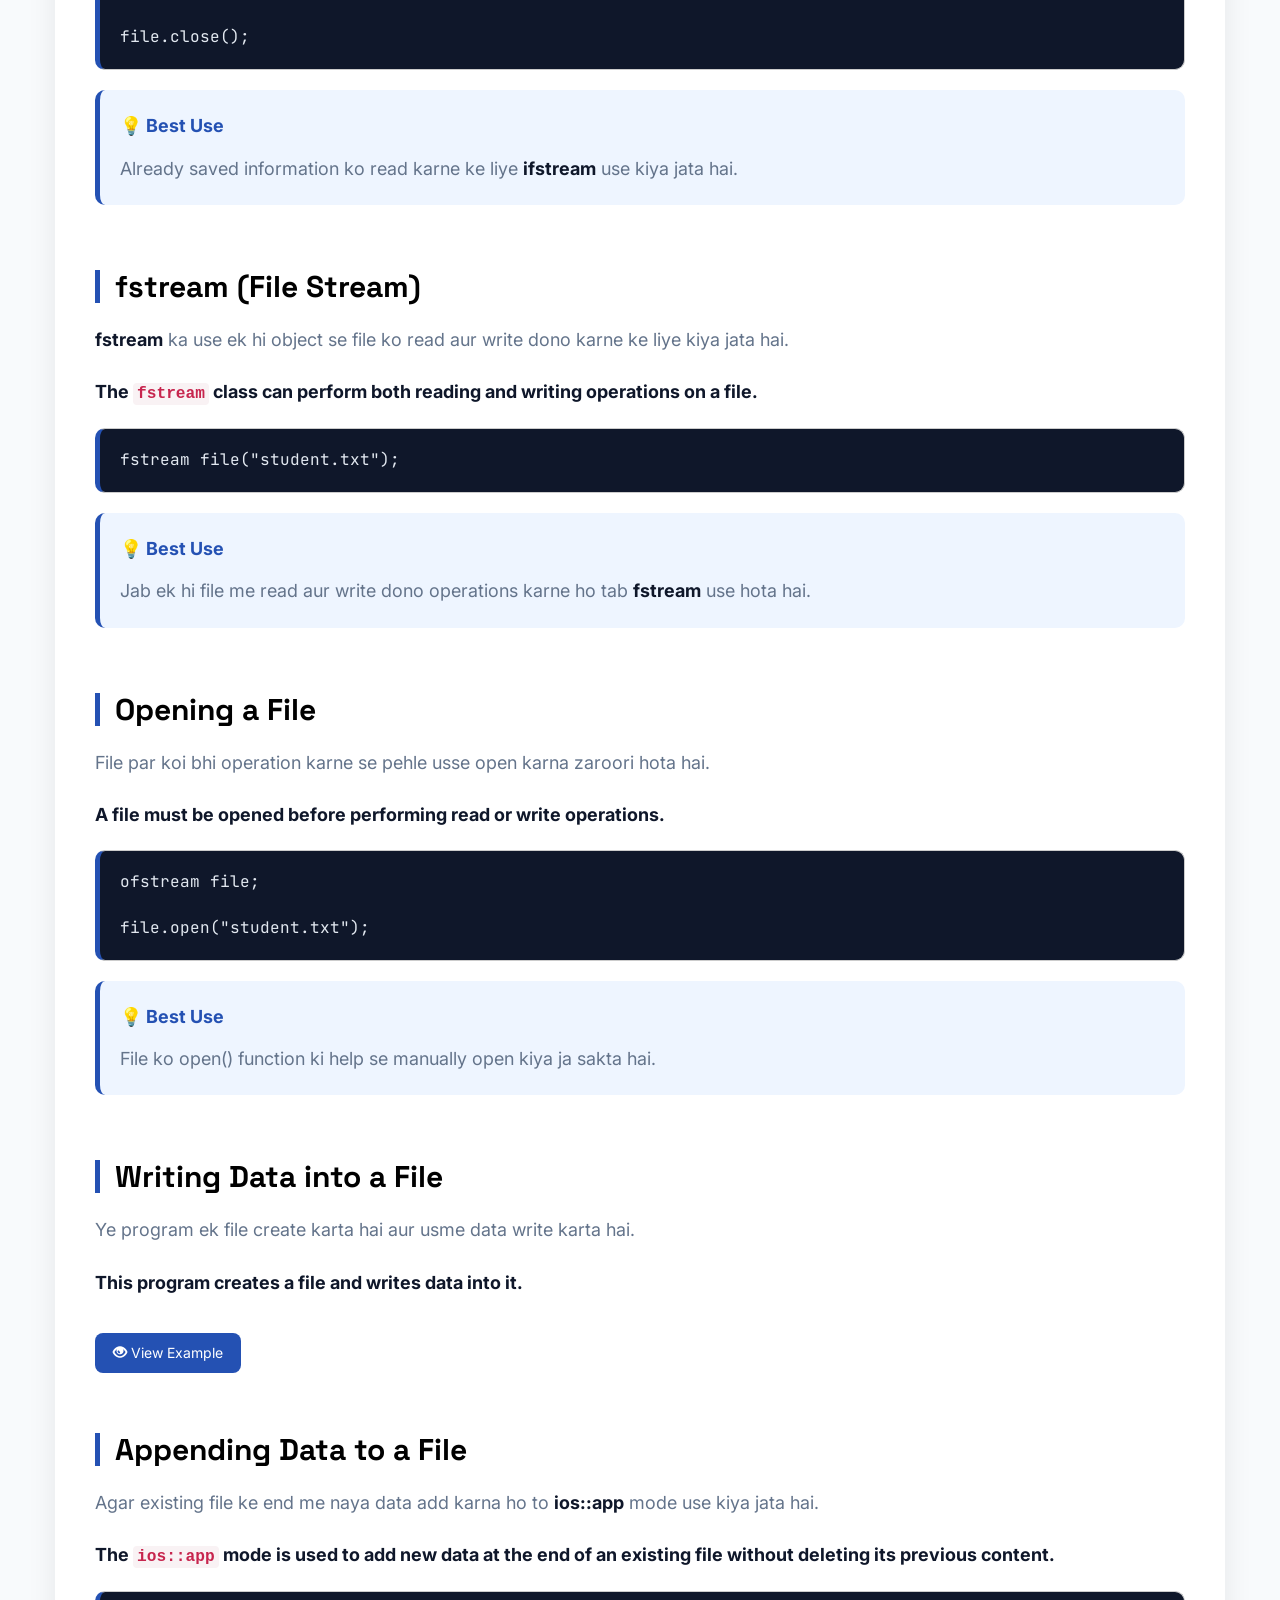
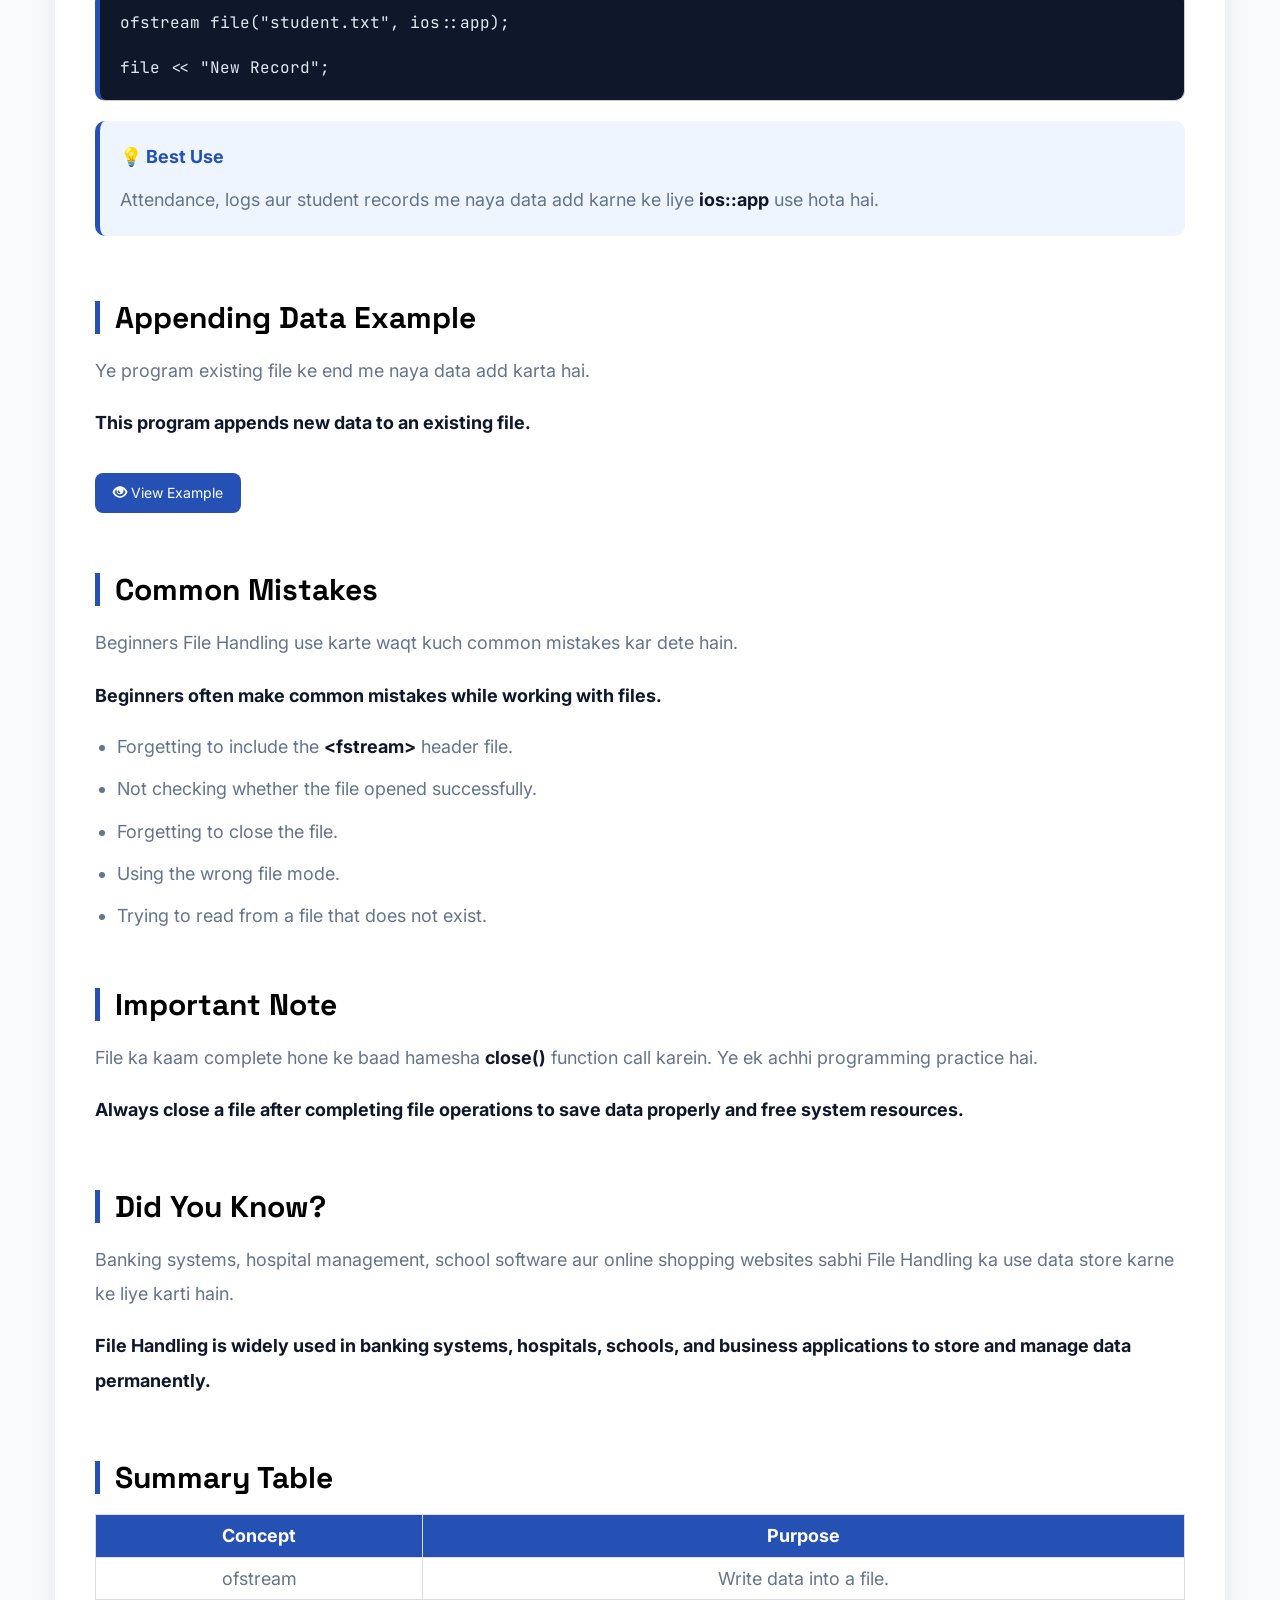
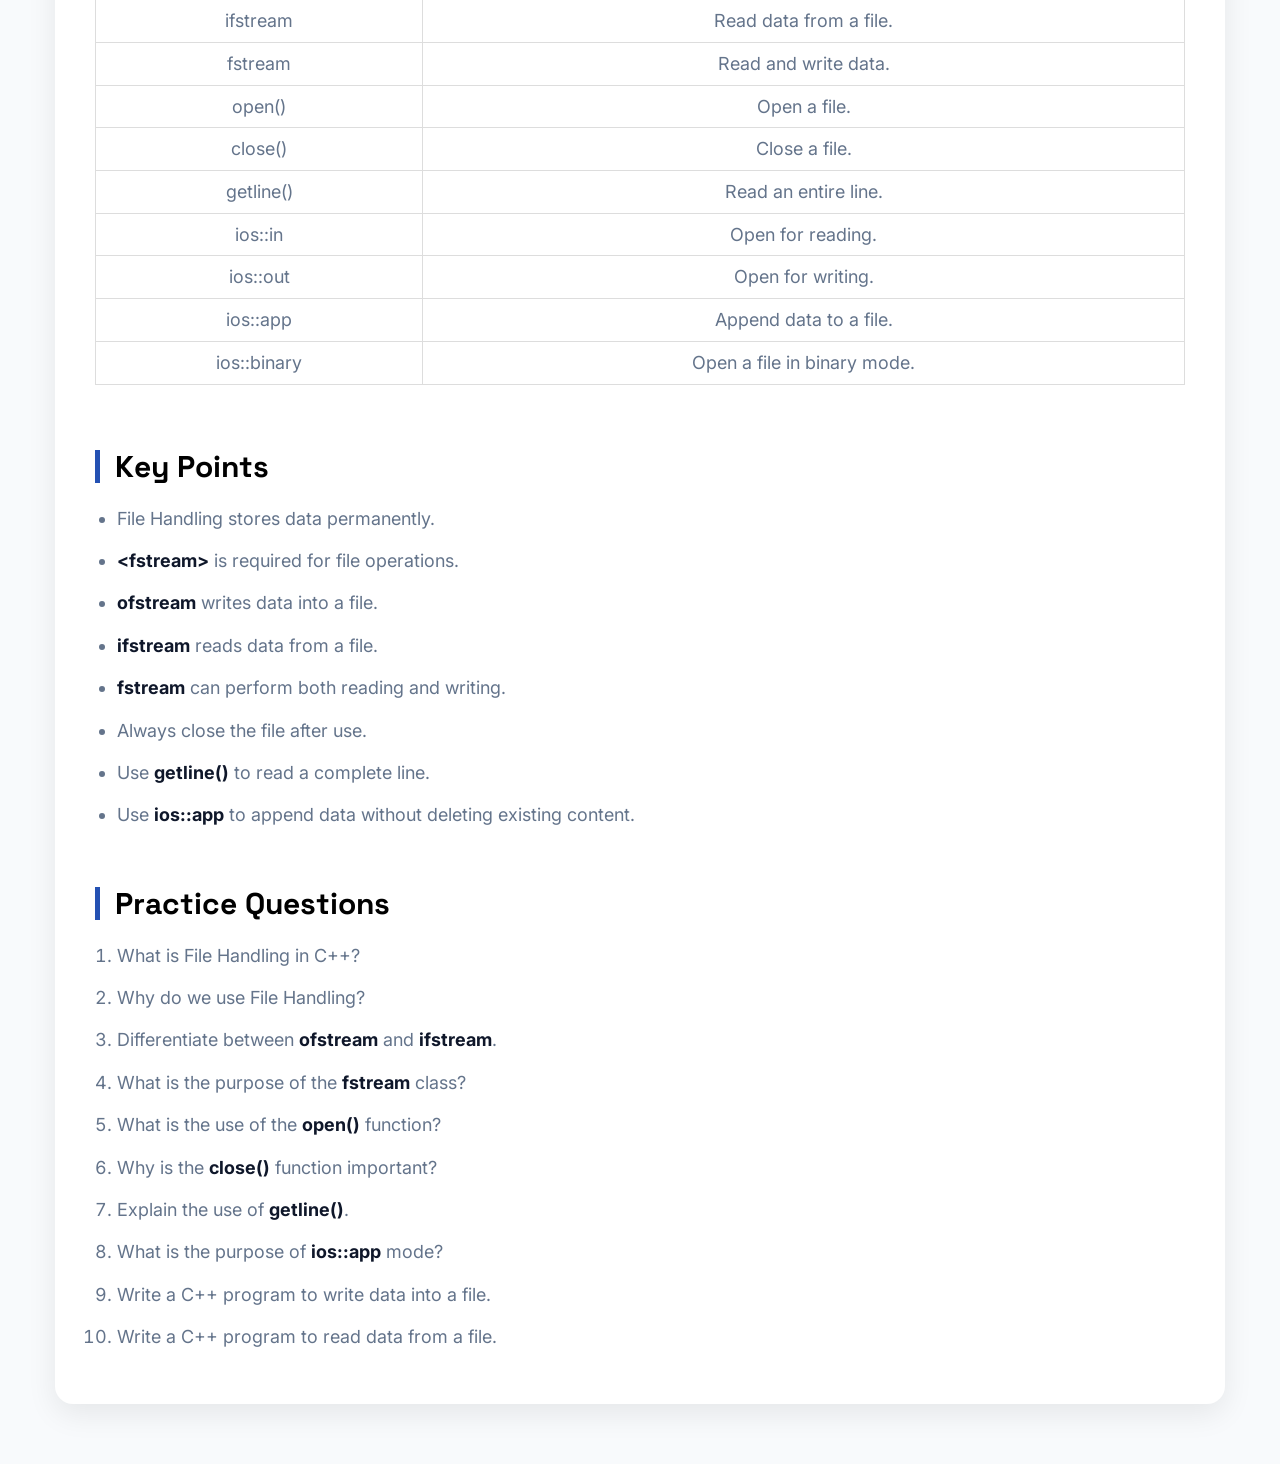
<file: file.html>
<!DOCTYPE html>
<html lang="en">

<head>

    <meta charset="UTF-8">
    <meta name="viewport" content="width=device-width, initial-scale=1.0">

    <title>Introduction to C++</title>

    <link rel="stylesheet" href="https://maxcdn.bootstrapcdn.com/bootstrap/3.4.1/css/bootstrap.min.css">
    <link rel="stylesheet" href="topics.css">
</head>

<body>

    <div class="section1">
        <div class="container">
            <div class="row">

                <div class="col-lg-12">
                    <h1>FILE HANDLING IN C++</h1>
                </div>

                <div class="col-lg-8">

                    <h4>

                        File Handling C++ ka ek important concept hai jiska use files me data ko store, read aur update
                        karne ke liye kiya jata hai. Isse data permanently save rehta hai aur program band hone ke baad
                        bhi
                        delete nahi hota. C++ me File Handling ke liye <b>&lt;fstream&gt;</b> header file ka use kiya
                        jata
                        hai.

                    </h4>

                    <h4>

                        <b>File Handling in C++ is used to create, read, write, and update files. It helps store data
                            permanently so that it is available even after the program is closed.</b>

                    </h4>

                </div>

                <div class="col-lg-4">

                    <a href="./index.html#topics">

                        <img src="file11.png" class="img-responsive">

                    </a>

                </div>







                <div class="col-lg-12">

                    <h3>What is File Handling?</h3>

                    <h4>

                        File Handling ek process hai jisme hum files ke andar data ko store aur retrieve karte hain.

                    </h4>

                    <h4>

                        <b>File Handling is the process of creating, reading, writing, and managing files in a
                            program.</b>

                    </h4>

                    <div class="box">

                        <strong>💡 Real Life Example</strong>

                        <p>

                            Socho tum ek diary me roz apne notes likhte ho.

                        </p>

                        <p>

                            Diary band karne ke baad bhi tumhare notes safe rehte hain.

                        </p>

                        <p>

                            Isi tarah File Handling data ko permanently save karti hai.

                        </p>

                    </div>

                </div>







                <div class="col-lg-12">

                    <h3>Why Do We Use File Handling?</h3>

                    <h4>

                        File Handling ka use data ko permanently store karne aur baad me use dobara access karne ke liye
                        kiya jata hai.

                    </h4>

                    <h4>

                        <b>File Handling is used to permanently store data, retrieve it later, and manage information
                            efficiently.</b>

                    </h4>

                    <ul>

                        <li>Store data permanently.</li>

                        <li>Read saved information.</li>

                        <li>Update existing files.</li>

                        <li>Share data between programs.</li>

                        <li>Maintain records efficiently.</li>

                    </ul>

                </div>







                <div class="col-lg-12">

                    <h3>Main Concepts of File Handling</h3>

                    <h4>

                        File Handling me mainly ye concepts use hote hain.

                    </h4>

                    <h4>

                        <b>The following concepts are commonly used in File Handling.</b>

                    </h4>

                    <table class="table table-bordered">

                        <tr>

                            <th>Concept</th>

                            <th>Description</th>

                        </tr>

                        <tr>

                            <td>fstream</td>

                            <td>Header file for file operations.</td>

                        </tr>

                        <tr>

                            <td>ofstream</td>

                            <td>Used to write data into a file.</td>

                        </tr>

                        <tr>

                            <td>ifstream</td>

                            <td>Used to read data from a file.</td>

                        </tr>

                        <tr>

                            <td>fstream</td>

                            <td>Used for both reading and writing.</td>

                        </tr>

                    </table>

                </div>







                <div class="col-lg-12">

                    <h3>Basic Syntax</h3>

                    <h4>

                        File Handling shuru karne ke liye sabse pehle <b>&lt;fstream&gt;</b> header file include ki jati
                        hai.

                    </h4>

                    <h4>

                        <b>The <code>&lt;fstream&gt;</code> header file is required to perform file operations in
                            C++.</b>

                    </h4>

                    <pre>
#include &lt;fstream&gt;
</pre>

                    <div class="box">

                        <strong>💡 Syntax Explanation</strong>

                        <ul>

                            <li><b>&lt;fstream&gt;</b> provides classes for file operations.</li>

                            <li><b>ofstream</b> writes data into a file.</li>

                            <li><b>ifstream</b> reads data from a file.</li>

                            <li><b>fstream</b> can perform both reading and writing.</li>

                        </ul>

                    </div>

                </div>
                <div class="col-lg-12">

                    <h3>ofstream (Output File Stream)</h3>

                    <h4>

                        <b>ofstream</b> ka use file ke andar data likhne (write) ke liye kiya jata hai.

                    </h4>

                    <h4>

                        <b>The <code>ofstream</code> class is used to create a file and write data into it.</b>

                    </h4>

                    <pre>
ofstream file("student.txt");

file << "Hello World";

file.close();
</pre>

                    <div class="box">

                        <strong>💡 Best Use</strong>

                        <p>

                            Student records, reports aur log files save karne ke liye <b>ofstream</b> use hota hai.

                        </p>

                    </div>

                </div>







                <div class="col-lg-12">

                    <h3>ifstream (Input File Stream)</h3>

                    <h4>

                        <b>ifstream</b> ka use file se data read karne ke liye kiya jata hai.

                    </h4>

                    <h4>

                        <b>The <code>ifstream</code> class is used to read data from a file.</b>

                    </h4>

                    <pre>
ifstream file("student.txt");

string text;

file >> text;

file.close();
</pre>

                    <div class="box">

                        <strong>💡 Best Use</strong>

                        <p>

                            Already saved information ko read karne ke liye <b>ifstream</b> use kiya jata hai.

                        </p>

                    </div>

                </div>







                <div class="col-lg-12">

                    <h3>fstream (File Stream)</h3>

                    <h4>

                        <b>fstream</b> ka use ek hi object se file ko read aur write dono karne ke liye kiya jata hai.

                    </h4>

                    <h4>

                        <b>The <code>fstream</code> class can perform both reading and writing operations on a file.</b>

                    </h4>

                    <pre>
fstream file("student.txt");
</pre>

                    <div class="box">

                        <strong>💡 Best Use</strong>

                        <p>

                            Jab ek hi file me read aur write dono operations karne ho tab <b>fstream</b> use hota hai.

                        </p>

                    </div>

                </div>







                <div class="col-lg-12">

                    <h3>Opening a File</h3>

                    <h4>

                        File par koi bhi operation karne se pehle usse open karna zaroori hota hai.

                    </h4>

                    <h4>

                        <b>A file must be opened before performing read or write operations.</b>

                    </h4>

                    <pre>
ofstream file;

file.open("student.txt");
</pre>

                    <div class="box">

                        <strong>💡 Best Use</strong>

                        <p>

                            File ko open() function ki help se manually open kiya ja sakta hai.

                        </p>

                    </div>

                </div>







                <div class="col-lg-12">

                    <h3>Writing Data into a File</h3>

                    <h4>

                        Ye program ek file create karta hai aur usme data write karta hai.

                    </h4>

                    <h4>

                        <b>This program creates a file and writes data into it.</b>

                    </h4>

                    <a class="btn btn-warning example-btn" data-toggle="collapse" href="#writeFileExample">

                        <span class="glyphicon glyphicon-eye-open"></span>

                        View Example

                    </a>

                    <div id="writeFileExample" class="collapse">

                        <pre>
#include &lt;iostream&gt;
#include &lt;fstream&gt;

using namespace std;

int main()
{

    ofstream file("student.txt");

    file << "Welcome to C++ File Handling";

    file.close();

    cout << "Data Written Successfully";

    return 0;

}
</pre>

                        <div class="output">

                            <b>Output</b>

                            <br><br>

                            Data Written Successfully

                            <br><br>

                            <b>Explanation</b>

                            <br>

                            The file <b>student.txt</b> is created.

                            <br>

                            The text <b>"Welcome to C++ File Handling"</b> is written into the file.

                            <br>

                            Finally, the file is closed using <b>close()</b>.

                        </div>

                    </div>

                </div>
                <div class="col-lg-12">

                    <h3>Appending Data to a File</h3>

                    <h4>

                        Agar existing file ke end me naya data add karna ho to <b>ios::app</b> mode use kiya jata hai.

                    </h4>

                    <h4>

                        <b>The <code>ios::app</code> mode is used to add new data at the end of an existing file without
                            deleting its previous content.</b>

                    </h4>

                    <pre>
ofstream file("student.txt", ios::app);

file << "New Record";
</pre>

                    <div class="box">

                        <strong>💡 Best Use</strong>

                        <p>

                            Attendance, logs aur student records me naya data add karne ke liye <b>ios::app</b> use hota
                            hai.

                        </p>

                    </div>

                </div>







                <div class="col-lg-12">

                    <h3>Appending Data Example</h3>

                    <h4>

                        Ye program existing file ke end me naya data add karta hai.

                    </h4>

                    <h4>

                        <b>This program appends new data to an existing file.</b>

                    </h4>

                    <a class="btn btn-warning example-btn" data-toggle="collapse" href="#appendExample">

                        <span class="glyphicon glyphicon-eye-open"></span>

                        View Example

                    </a>

                    <div id="appendExample" class="collapse">

                        <pre>
#include &lt;iostream&gt;
#include &lt;fstream&gt;

using namespace std;

int main()
{

    ofstream file("student.txt", ios::app);

    file << "\nWelcome Again";

    file.close();

    cout << "Data Appended Successfully";

    return 0;

}
</pre>

                        <div class="output">

                            <b>Output</b>

                            <br><br>

                            Data Appended Successfully

                            <br><br>

                            <b>Explanation</b>

                            <br>

                            The file is opened in <b>append mode</b>.

                            <br>

                            The new text is added at the end of the existing file.

                            <br>

                            The previous data remains unchanged.

                            <br>

                            Finally, the file is closed.

                        </div>

                    </div>

                </div>







                <div class="col-lg-12">

                    <h3>Common Mistakes</h3>

                    <h4>

                        Beginners File Handling use karte waqt kuch common mistakes kar dete hain.

                    </h4>

                    <h4>

                        <b>Beginners often make common mistakes while working with files.</b>

                    </h4>

                    <ul>

                        <li>Forgetting to include the <b>&lt;fstream&gt;</b> header file.</li>

                        <li>Not checking whether the file opened successfully.</li>

                        <li>Forgetting to close the file.</li>

                        <li>Using the wrong file mode.</li>

                        <li>Trying to read from a file that does not exist.</li>

                    </ul>

                </div>







                <div class="col-lg-12">

                    <h3>Important Note</h3>

                    <h4>

                        File ka kaam complete hone ke baad hamesha <b>close()</b> function call karein. Ye ek achhi
                        programming practice hai.

                    </h4>

                    <h4>

                        <b>Always close a file after completing file operations to save data properly and free system
                            resources.</b>

                    </h4>

                </div>







                <div class="col-lg-12">

                    <h3>Did You Know?</h3>

                    <h4>

                        Banking systems, hospital management, school software aur online shopping websites sabhi File
                        Handling ka use data store karne ke liye karti hain.

                    </h4>

                    <h4>

                        <b>File Handling is widely used in banking systems, hospitals, schools, and business
                            applications to store and manage data permanently.</b>

                    </h4>

                </div>







                <div class="col-lg-12">

                    <h3>Summary Table</h3>

                    <table class="table table-bordered">

                        <tr>

                            <th>Concept</th>

                            <th>Purpose</th>

                        </tr>

                        <tr>

                            <td>ofstream</td>

                            <td>Write data into a file.</td>

                        </tr>

                        <tr>

                            <td>ifstream</td>

                            <td>Read data from a file.</td>

                        </tr>

                        <tr>

                            <td>fstream</td>

                            <td>Read and write data.</td>

                        </tr>

                        <tr>

                            <td>open()</td>

                            <td>Open a file.</td>

                        </tr>

                        <tr>

                            <td>close()</td>

                            <td>Close a file.</td>

                        </tr>

                        <tr>

                            <td>getline()</td>

                            <td>Read an entire line.</td>

                        </tr>

                        <tr>

                            <td>ios::in</td>

                            <td>Open for reading.</td>

                        </tr>

                        <tr>

                            <td>ios::out</td>

                            <td>Open for writing.</td>

                        </tr>

                        <tr>

                            <td>ios::app</td>

                            <td>Append data to a file.</td>

                        </tr>

                        <tr>

                            <td>ios::binary</td>

                            <td>Open a file in binary mode.</td>

                        </tr>

                    </table>

                </div>







                <div class="col-lg-12">

                    <h3>Key Points</h3>

                    <ul>

                        <li>File Handling stores data permanently.</li>

                        <li><b>&lt;fstream&gt;</b> is required for file operations.</li>

                        <li><b>ofstream</b> writes data into a file.</li>

                        <li><b>ifstream</b> reads data from a file.</li>

                        <li><b>fstream</b> can perform both reading and writing.</li>

                        <li>Always close the file after use.</li>

                        <li>Use <b>getline()</b> to read a complete line.</li>

                        <li>Use <b>ios::app</b> to append data without deleting existing content.</li>

                    </ul>

                </div>







                <div class="col-lg-12">

                    <h3>Practice Questions</h3>

                    <ol>

                        <li>What is File Handling in C++?</li>

                        <li>Why do we use File Handling?</li>

                        <li>Differentiate between <b>ofstream</b> and <b>ifstream</b>.</li>

                        <li>What is the purpose of the <b>fstream</b> class?</li>

                        <li>What is the use of the <b>open()</b> function?</li>

                        <li>Why is the <b>close()</b> function important?</li>

                        <li>Explain the use of <b>getline()</b>.</li>

                        <li>What is the purpose of <b>ios::app</b> mode?</li>

                        <li>Write a C++ program to write data into a file.</li>

                        <li>Write a C++ program to read data from a file.</li>

                    </ol>

                </div>

            </div>

        </div>

    </div>

    <a href="index.html#topics" class="home-btn">
    <span class="glyphicon glyphicon-home"></span>
</a>
    <!-- jQuery library -->
    <script src="https://ajax.googleapis.com/ajax/libs/jquery/3.7.1/jquery.min.js"></script>

    <!-- Latest compiled JavaScript -->
    <script src="https://maxcdn.bootstrapcdn.com/bootstrap/3.4.1/js/bootstrap.min.js"></script>

</body>

</html>
</file>
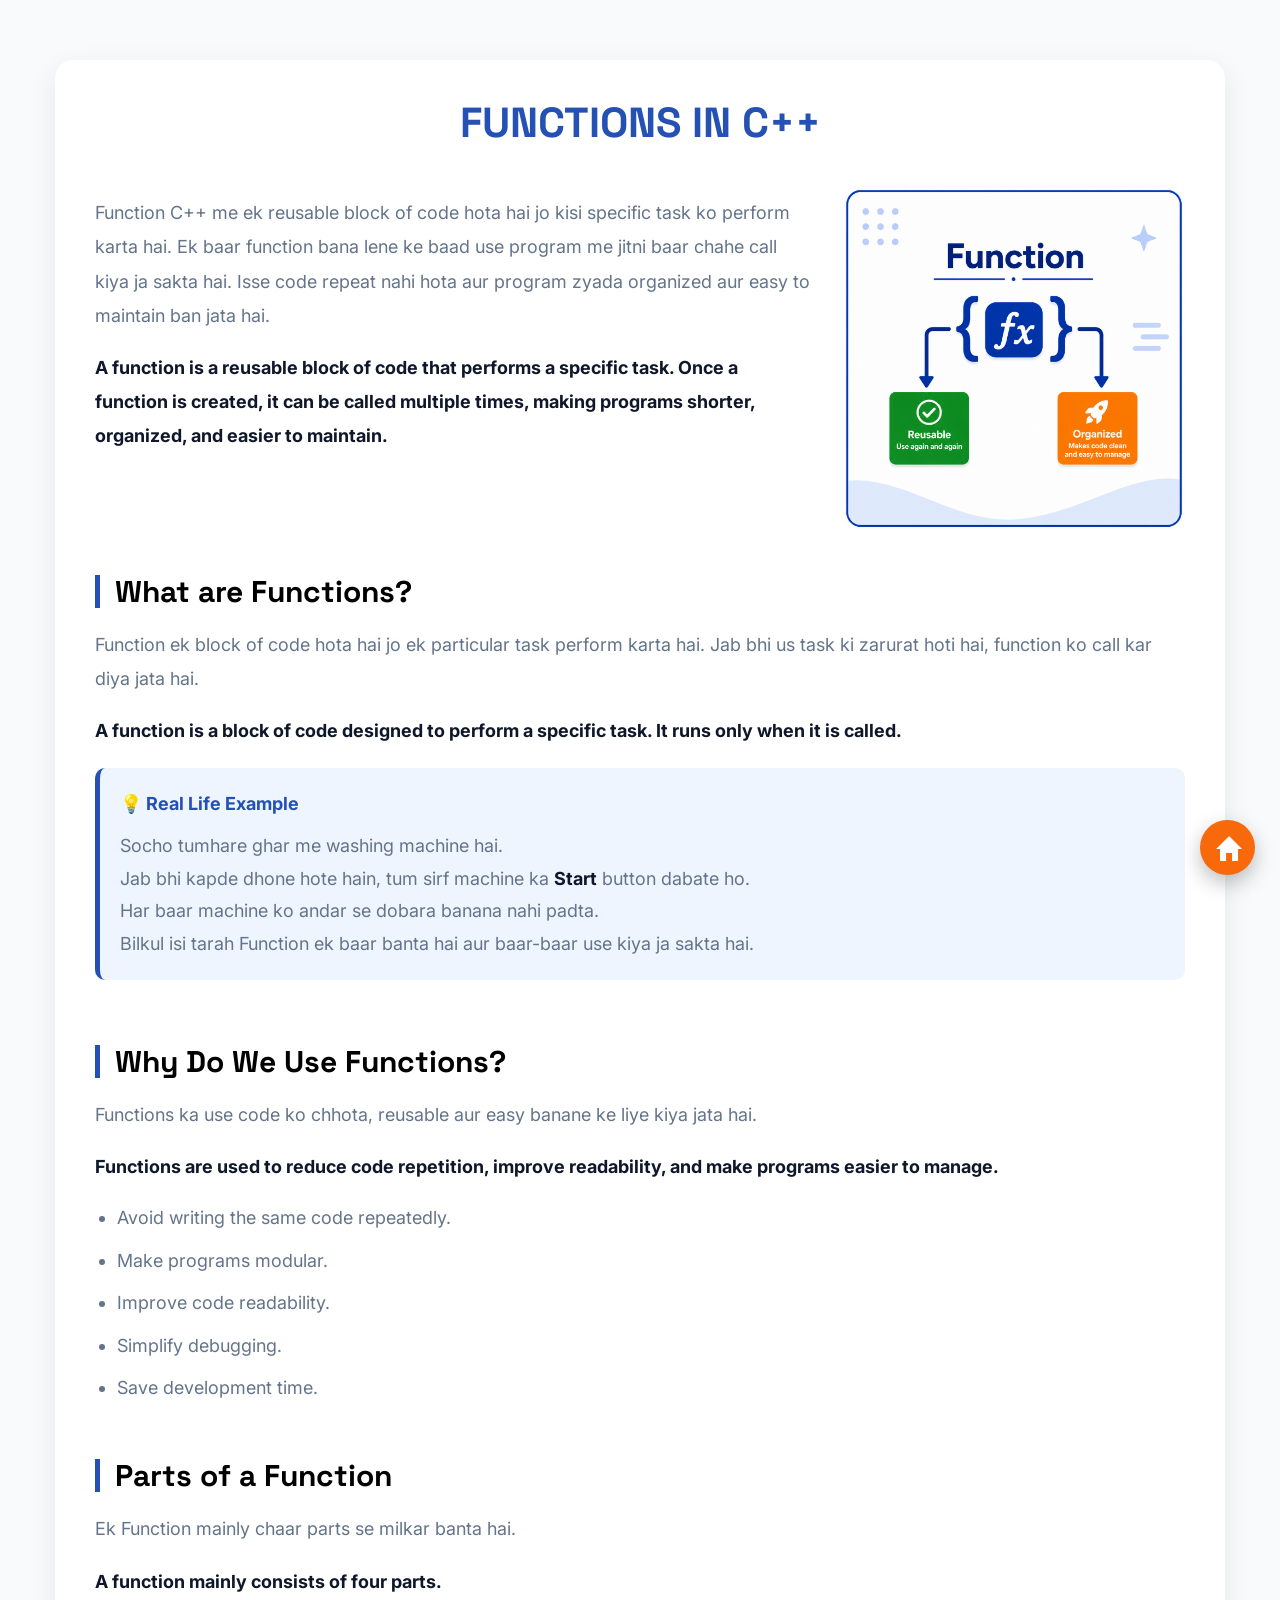
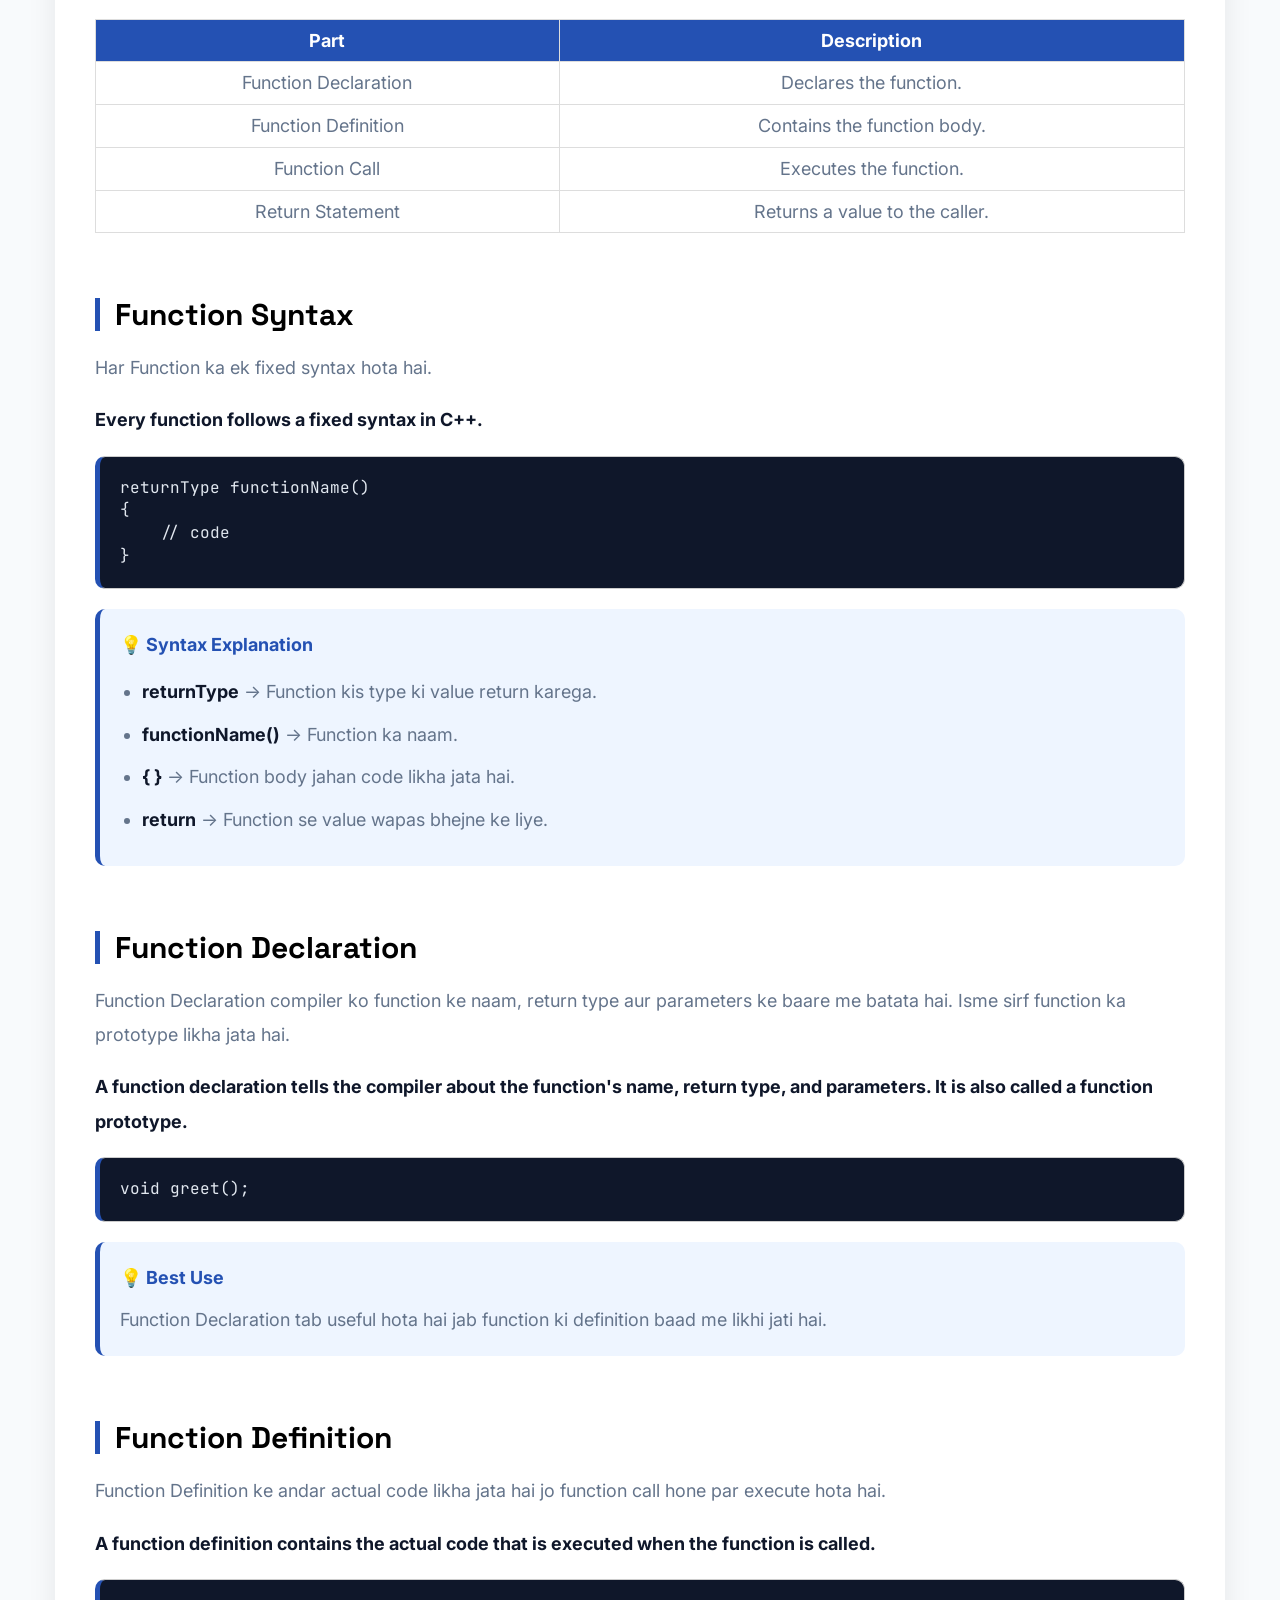
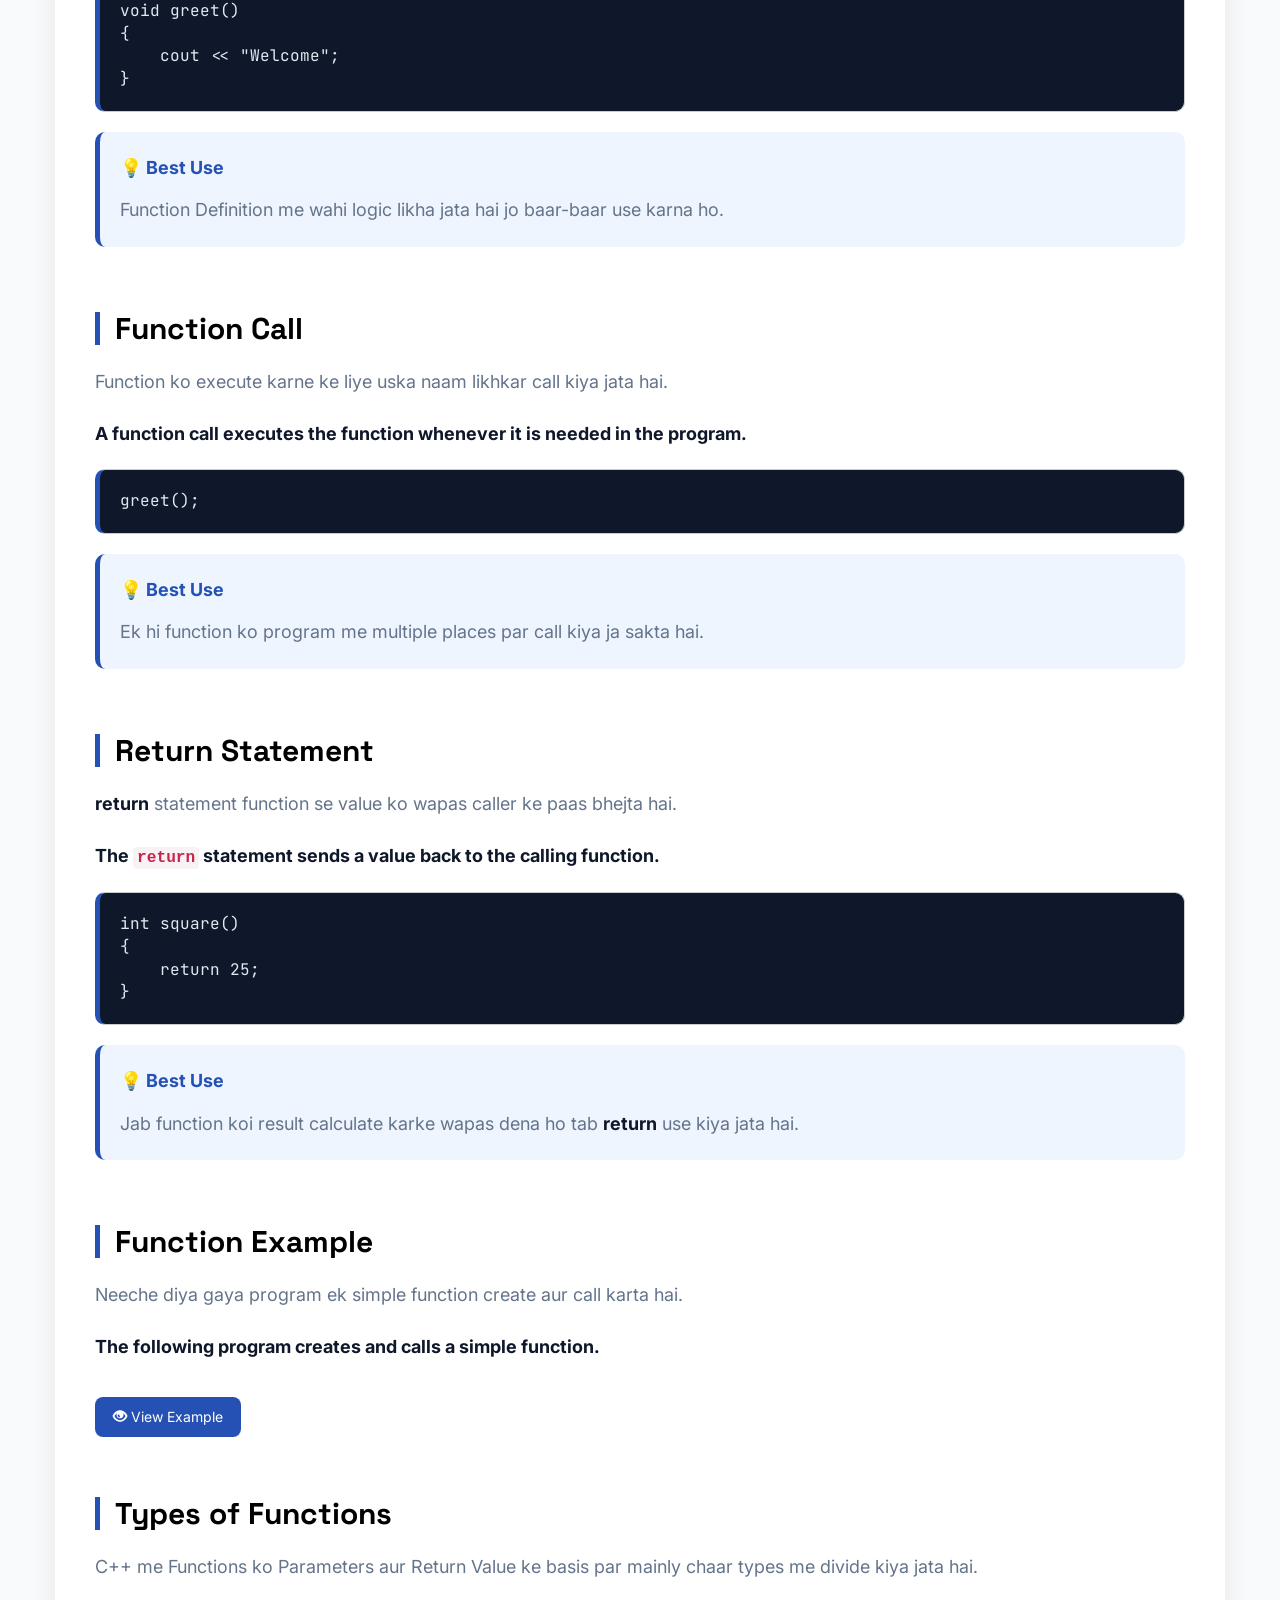
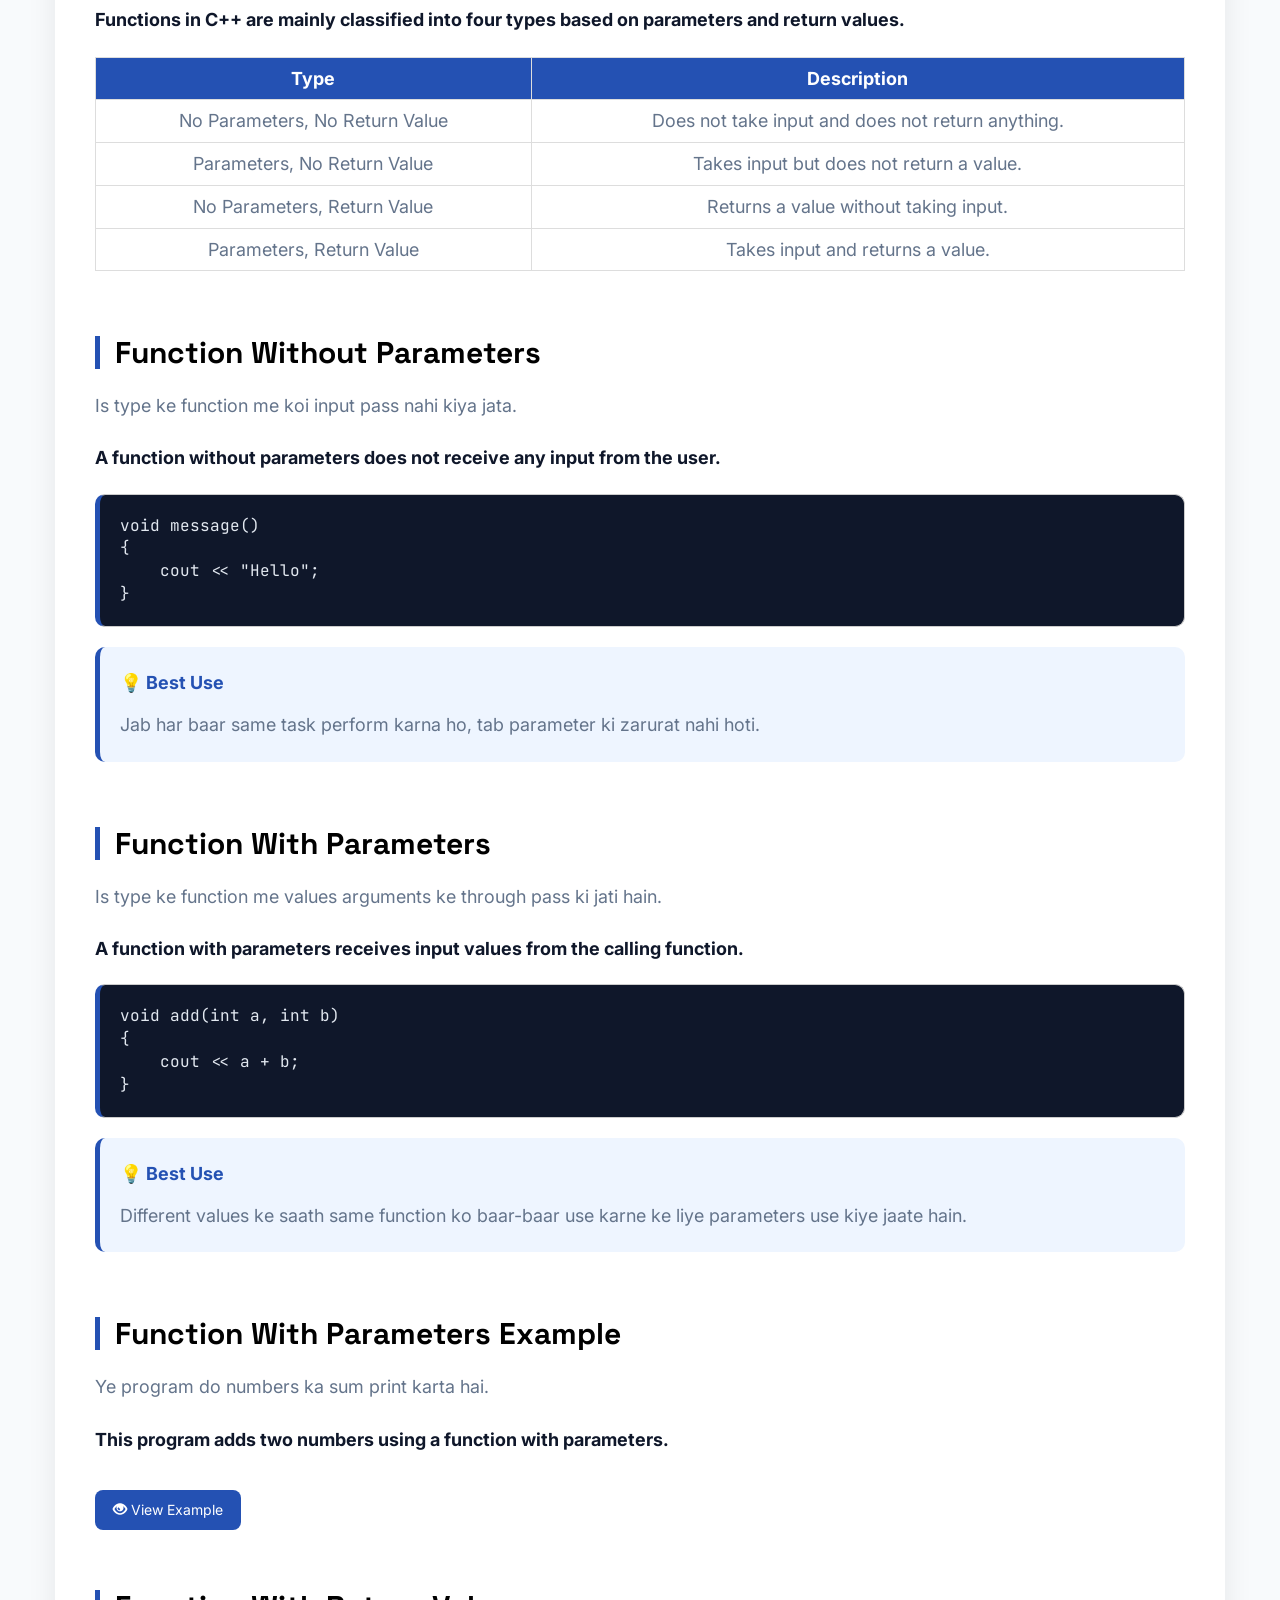
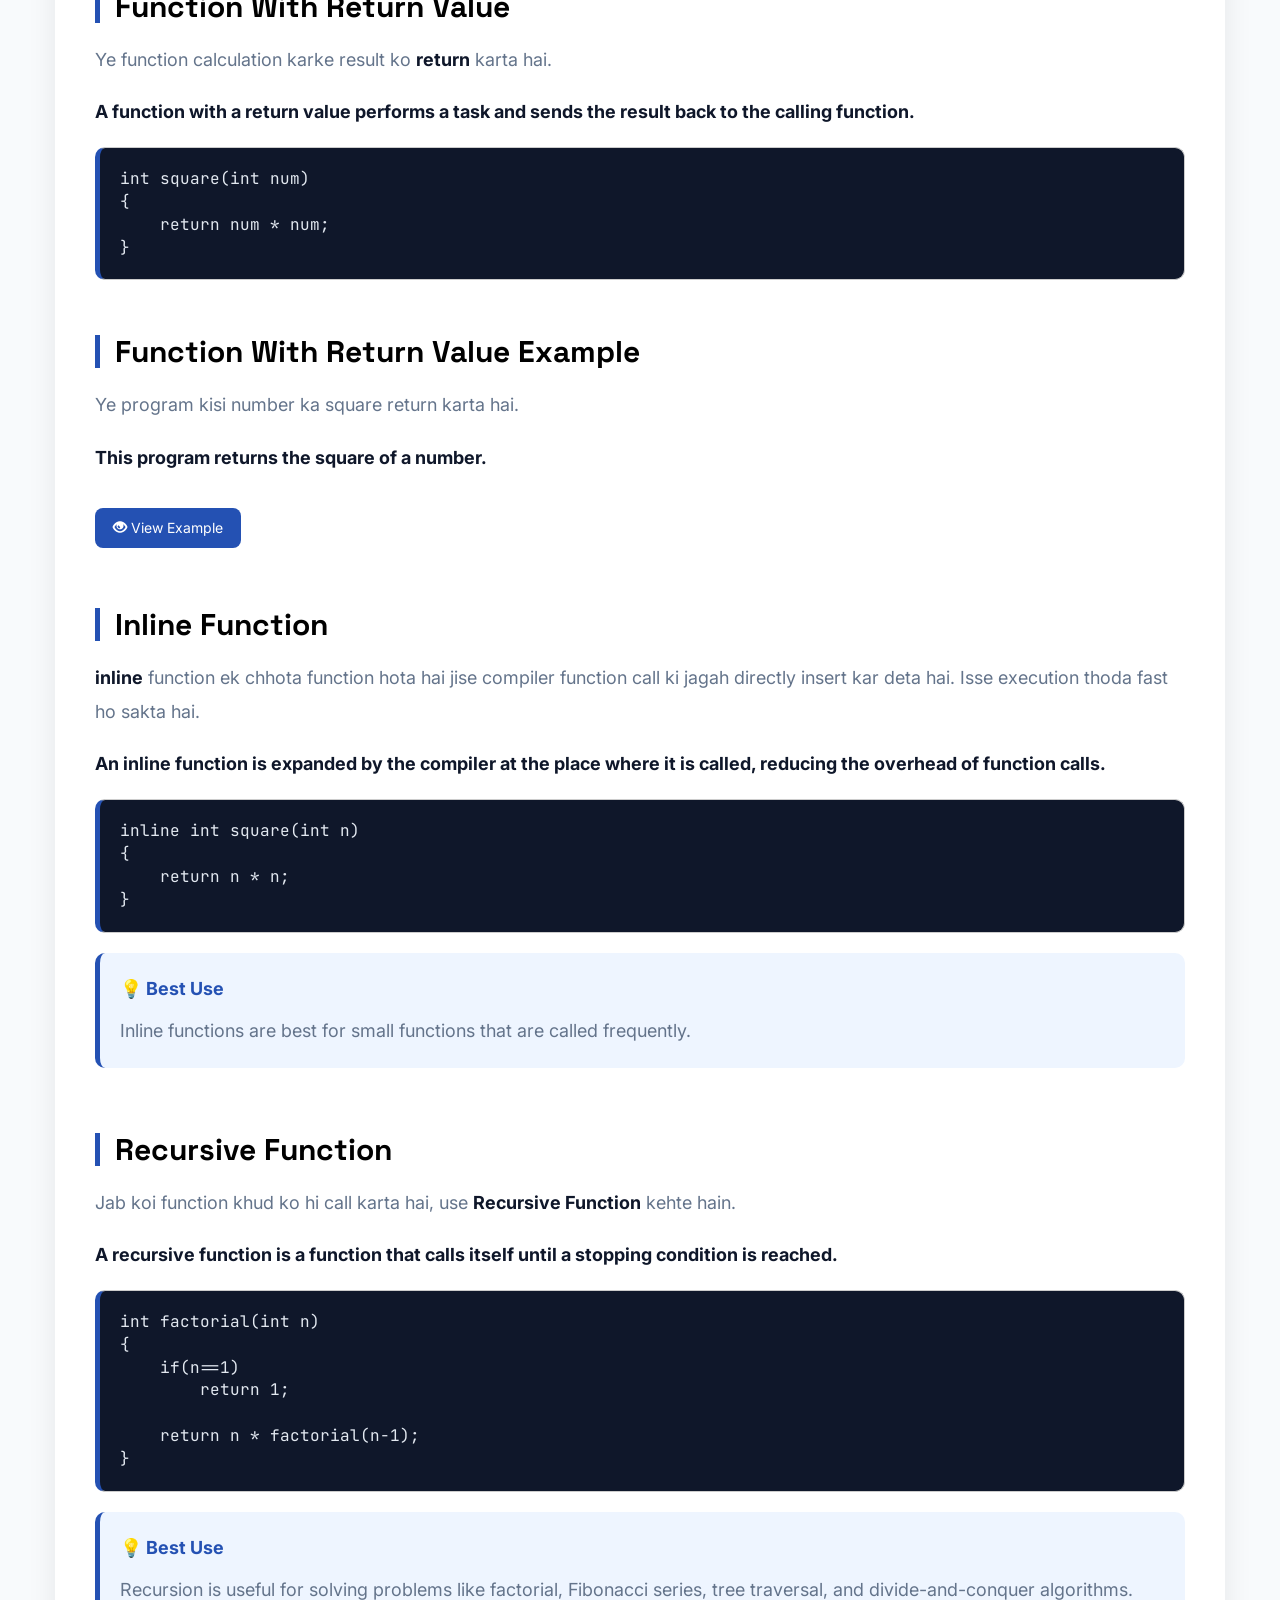
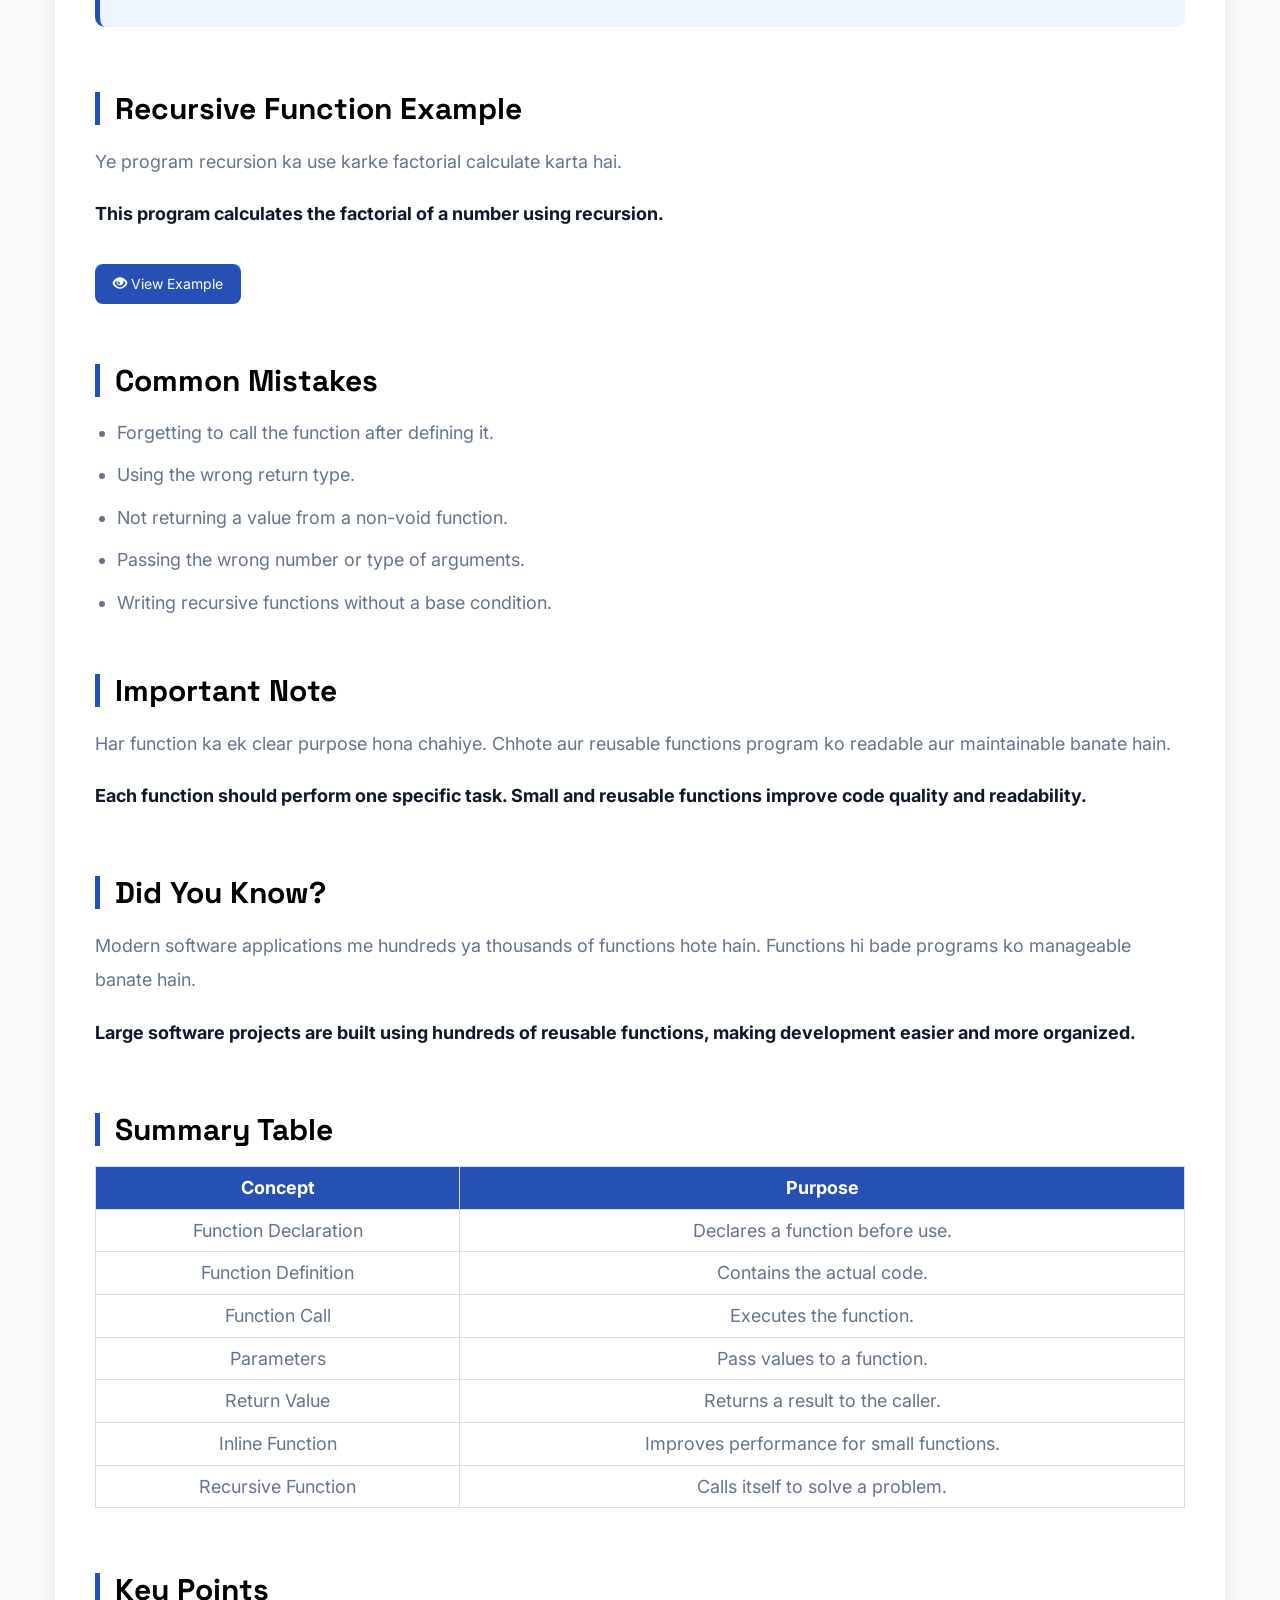
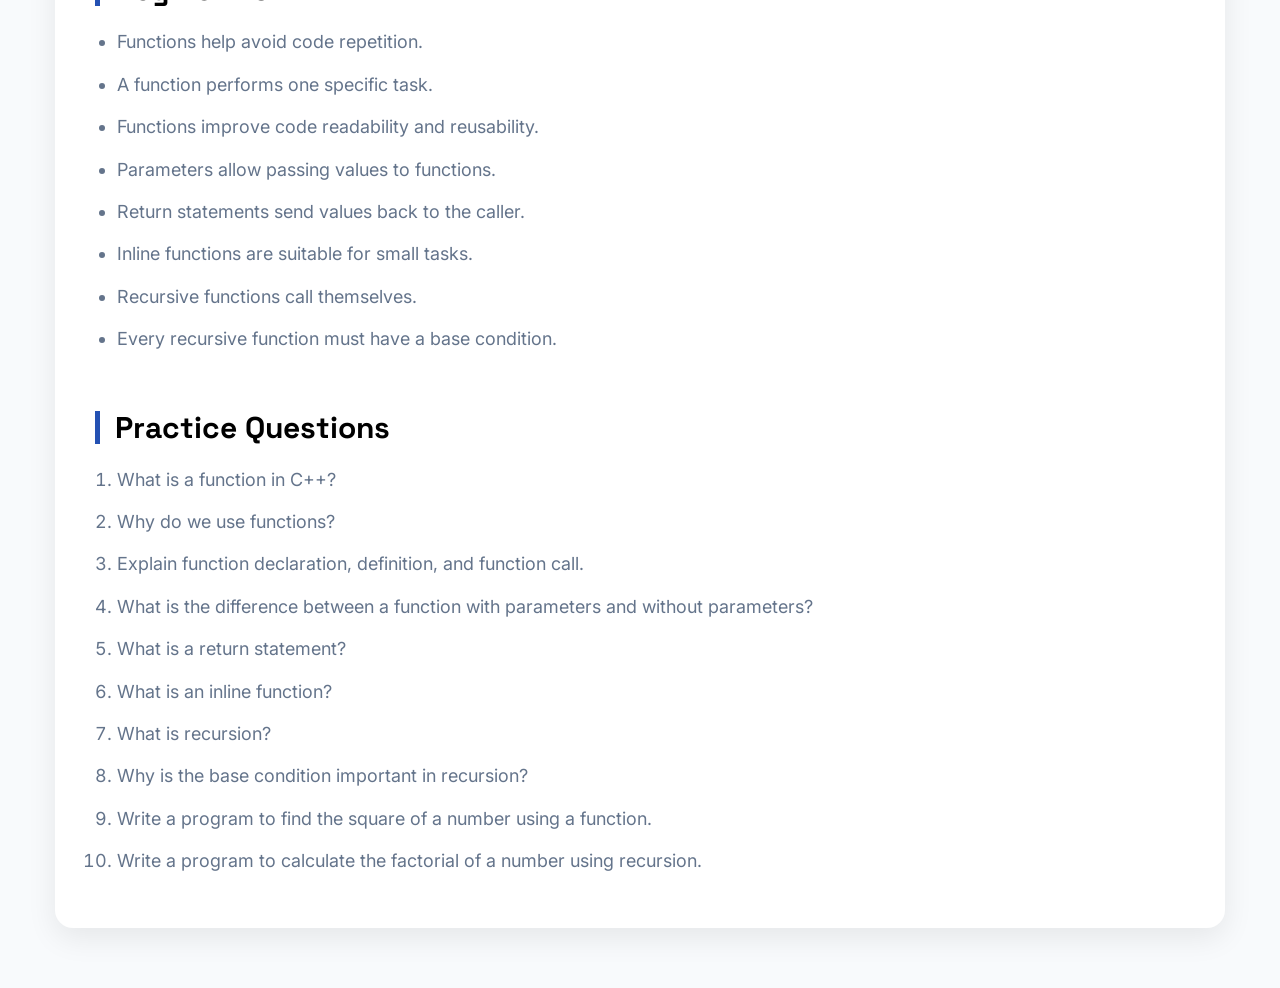
<file: function.html>
<!DOCTYPE html>
<html lang="en">

<head>

    <meta charset="UTF-8">
    <meta name="viewport" content="width=device-width, initial-scale=1.0">

    <title>Introduction to C++</title>

    <link rel="stylesheet" href="https://maxcdn.bootstrapcdn.com/bootstrap/3.4.1/css/bootstrap.min.css">
    <link rel="stylesheet" href="topics.css">

</head>

<body>

    <div class="section1">
        <div class="container">
            <div class="row">

                <div class="col-lg-12">
                    <h1>FUNCTIONS IN C++</h1>
                </div>

                <div class="col-lg-8">

                    <h4>

                        Function C++ me ek reusable block of code hota hai jo kisi specific task ko perform karta hai.
                        Ek
                        baar function bana lene ke baad use program me jitni baar chahe call kiya ja sakta hai. Isse
                        code
                        repeat nahi hota aur program zyada organized aur easy to maintain ban jata hai.

                    </h4>

                    <h4>

                        <b>A function is a reusable block of code that performs a specific task. Once a function is
                            created, it can be called multiple times, making programs shorter, organized, and easier to
                            maintain.</b>

                    </h4>

                </div>

                <div class="col-lg-4">

                    <a href="./index.html#topics">

                        <img src="function8.png" class="img-responsive">

                    </a>

                </div>







                <div class="col-lg-12">

                    <h3>What are Functions?</h3>

                    <h4>

                        Function ek block of code hota hai jo ek particular task perform karta hai. Jab bhi us task ki
                        zarurat hoti hai, function ko call kar diya jata hai.

                    </h4>

                    <h4>

                        <b>A function is a block of code designed to perform a specific task. It runs only when it is
                            called.</b>

                    </h4>

                    <div class="box">

                        <strong>💡 Real Life Example</strong>

                        <p>

                            Socho tumhare ghar me washing machine hai.

                        </p>

                        <p>

                            Jab bhi kapde dhone hote hain, tum sirf machine ka <b>Start</b> button dabate ho.

                        </p>

                        <p>

                            Har baar machine ko andar se dobara banana nahi padta.

                        </p>

                        <p>

                            Bilkul isi tarah Function ek baar banta hai aur baar-baar use kiya ja sakta hai.

                        </p>

                    </div>

                </div>







                <div class="col-lg-12">

                    <h3>Why Do We Use Functions?</h3>

                    <h4>

                        Functions ka use code ko chhota, reusable aur easy banane ke liye kiya jata hai.

                    </h4>

                    <h4>

                        <b>Functions are used to reduce code repetition, improve readability, and make programs easier
                            to
                            manage.</b>

                    </h4>

                    <ul>

                        <li>Avoid writing the same code repeatedly.</li>

                        <li>Make programs modular.</li>

                        <li>Improve code readability.</li>

                        <li>Simplify debugging.</li>

                        <li>Save development time.</li>

                    </ul>

                </div>







                <div class="col-lg-12">

                    <h3>Parts of a Function</h3>

                    <h4>

                        Ek Function mainly chaar parts se milkar banta hai.

                    </h4>

                    <h4>

                        <b>A function mainly consists of four parts.</b>

                    </h4>

                    <table class="table table-bordered">

                        <tr>

                            <th>Part</th>

                            <th>Description</th>

                        </tr>

                        <tr>

                            <td>Function Declaration</td>

                            <td>Declares the function.</td>

                        </tr>

                        <tr>

                            <td>Function Definition</td>

                            <td>Contains the function body.</td>

                        </tr>

                        <tr>

                            <td>Function Call</td>

                            <td>Executes the function.</td>

                        </tr>

                        <tr>

                            <td>Return Statement</td>

                            <td>Returns a value to the caller.</td>

                        </tr>

                    </table>

                </div>







                <div class="col-lg-12">

                    <h3>Function Syntax</h3>

                    <h4>

                        Har Function ka ek fixed syntax hota hai.

                    </h4>

                    <h4>

                        <b>Every function follows a fixed syntax in C++.</b>

                    </h4>

                    <pre>
returnType functionName()
{
    // code
}
</pre>

                    <div class="box">

                        <strong>💡 Syntax Explanation</strong>

                        <ul>

                            <li><b>returnType</b> → Function kis type ki value return karega.</li>

                            <li><b>functionName()</b> → Function ka naam.</li>

                            <li><b>{ }</b> → Function body jahan code likha jata hai.</li>

                            <li><b>return</b> → Function se value wapas bhejne ke liye.</li>

                        </ul>

                    </div>

                </div>
                <div class="col-lg-12">

                    <h3>Function Declaration</h3>

                    <h4>

                        Function Declaration compiler ko function ke naam, return type aur parameters ke baare me batata
                        hai. Isme sirf function ka prototype likha jata hai.

                    </h4>

                    <h4>

                        <b>A function declaration tells the compiler about the function's name, return type, and
                            parameters. It is also called a function prototype.</b>

                    </h4>

                    <pre>
void greet();
</pre>

                    <div class="box">

                        <strong>💡 Best Use</strong>

                        <p>

                            Function Declaration tab useful hota hai jab function ki definition baad me likhi jati hai.

                        </p>

                    </div>

                </div>







                <div class="col-lg-12">

                    <h3>Function Definition</h3>

                    <h4>

                        Function Definition ke andar actual code likha jata hai jo function call hone par execute hota
                        hai.

                    </h4>

                    <h4>

                        <b>A function definition contains the actual code that is executed when the function is
                            called.</b>

                    </h4>

                    <pre>
void greet()
{
    cout << "Welcome";
}
</pre>

                    <div class="box">

                        <strong>💡 Best Use</strong>

                        <p>

                            Function Definition me wahi logic likha jata hai jo baar-baar use karna ho.

                        </p>

                    </div>

                </div>







                <div class="col-lg-12">

                    <h3>Function Call</h3>

                    <h4>

                        Function ko execute karne ke liye uska naam likhkar call kiya jata hai.

                    </h4>

                    <h4>

                        <b>A function call executes the function whenever it is needed in the program.</b>

                    </h4>

                    <pre>
greet();
</pre>

                    <div class="box">

                        <strong>💡 Best Use</strong>

                        <p>

                            Ek hi function ko program me multiple places par call kiya ja sakta hai.

                        </p>

                    </div>

                </div>







                <div class="col-lg-12">

                    <h3>Return Statement</h3>

                    <h4>

                        <b>return</b> statement function se value ko wapas caller ke paas bhejta hai.

                    </h4>

                    <h4>

                        <b>The <code>return</code> statement sends a value back to the calling function.</b>

                    </h4>

                    <pre>
int square()
{
    return 25;
}
</pre>

                    <div class="box">

                        <strong>💡 Best Use</strong>

                        <p>

                            Jab function koi result calculate karke wapas dena ho tab <b>return</b> use kiya jata hai.

                        </p>

                    </div>

                </div>







                <div class="col-lg-12">

                    <h3>Function Example</h3>

                    <h4>

                        Neeche diya gaya program ek simple function create aur call karta hai.

                    </h4>

                    <h4>

                        <b>The following program creates and calls a simple function.</b>

                    </h4>

                    <a class="btn btn-warning example-btn" data-toggle="collapse" href="#functionExample">

                        <span class="glyphicon glyphicon-eye-open"></span>

                        View Example

                    </a>

                    <div id="functionExample" class="collapse">

                        <pre>
#include &lt;iostream&gt;

using namespace std;

void greet()
{
    cout << "Welcome to C++";
}

int main()
{
    greet();

    return 0;
}
</pre>

                        <div class="output">

                            <b>Output</b>

                            <br><br>

                            Welcome to C++

                            <br><br>

                            <b>Explanation</b>

                            <br>

                            The function <b>greet()</b> is created.

                            <br>

                            Inside <b>main()</b>, the function is called.

                            <br>

                            When the function executes, it prints <b>"Welcome to C++"</b>.

                        </div>

                    </div>

                </div>
                <div class="col-lg-12">

                    <h3>Types of Functions</h3>

                    <h4>

                        C++ me Functions ko Parameters aur Return Value ke basis par mainly chaar types me divide kiya
                        jata hai.

                    </h4>

                    <h4>

                        <b>Functions in C++ are mainly classified into four types based on parameters and return
                            values.</b>

                    </h4>

                    <table class="table table-bordered">

                        <tr>

                            <th>Type</th>

                            <th>Description</th>

                        </tr>

                        <tr>

                            <td>No Parameters, No Return Value</td>

                            <td>Does not take input and does not return anything.</td>

                        </tr>

                        <tr>

                            <td>Parameters, No Return Value</td>

                            <td>Takes input but does not return a value.</td>

                        </tr>

                        <tr>

                            <td>No Parameters, Return Value</td>

                            <td>Returns a value without taking input.</td>

                        </tr>

                        <tr>

                            <td>Parameters, Return Value</td>

                            <td>Takes input and returns a value.</td>

                        </tr>

                    </table>

                </div>







                <div class="col-lg-12">

                    <h3>Function Without Parameters</h3>

                    <h4>

                        Is type ke function me koi input pass nahi kiya jata.

                    </h4>

                    <h4>

                        <b>A function without parameters does not receive any input from the user.</b>

                    </h4>

                    <pre>
void message()
{
    cout << "Hello";
}
</pre>

                    <div class="box">

                        <strong>💡 Best Use</strong>

                        <p>

                            Jab har baar same task perform karna ho, tab parameter ki zarurat nahi hoti.

                        </p>

                    </div>

                </div>







                <div class="col-lg-12">

                    <h3>Function With Parameters</h3>

                    <h4>

                        Is type ke function me values arguments ke through pass ki jati hain.

                    </h4>

                    <h4>

                        <b>A function with parameters receives input values from the calling function.</b>

                    </h4>

                    <pre>
void add(int a, int b)
{
    cout << a + b;
}
</pre>

                    <div class="box">

                        <strong>💡 Best Use</strong>

                        <p>

                            Different values ke saath same function ko baar-baar use karne ke liye parameters use kiye
                            jaate hain.

                        </p>

                    </div>

                </div>







                <div class="col-lg-12">

                    <h3>Function With Parameters Example</h3>

                    <h4>

                        Ye program do numbers ka sum print karta hai.

                    </h4>

                    <h4>

                        <b>This program adds two numbers using a function with parameters.</b>

                    </h4>

                    <a class="btn btn-warning example-btn" data-toggle="collapse" href="#parameterExample">

                        <span class="glyphicon glyphicon-eye-open"></span>

                        View Example

                    </a>

                    <div id="parameterExample" class="collapse">

                        <pre>
#include &lt;iostream&gt;

using namespace std;

void add(int a, int b)
{
    cout << "Sum = " << a + b;
}

int main()
{

    add(10,20);

    return 0;

}
</pre>

                        <div class="output">

                            <b>Output</b>

                            <br><br>

                            Sum = 30

                            <br><br>

                            <b>Explanation</b>

                            <br>

                            The values 10 and 20 are passed to the function.

                            <br>

                            The function adds both numbers.

                            <br>

                            Finally, the result is displayed.

                        </div>

                    </div>

                </div>







                <div class="col-lg-12">

                    <h3>Function With Return Value</h3>

                    <h4>

                        Ye function calculation karke result ko <b>return</b> karta hai.

                    </h4>

                    <h4>

                        <b>A function with a return value performs a task and sends the result back to the calling
                            function.</b>

                    </h4>

                    <pre>
int square(int num)
{
    return num * num;
}
</pre>

                </div>







                <div class="col-lg-12">

                    <h3>Function With Return Value Example</h3>

                    <h4>

                        Ye program kisi number ka square return karta hai.

                    </h4>

                    <h4>

                        <b>This program returns the square of a number.</b>

                    </h4>

                    <a class="btn btn-warning example-btn" data-toggle="collapse" href="#returnExample">

                        <span class="glyphicon glyphicon-eye-open"></span>

                        View Example

                    </a>

                    <div id="returnExample" class="collapse">

                        <pre>
#include &lt;iostream&gt;

using namespace std;

int square(int num)
{
    return num * num;
}

int main()
{

    cout << square(6);

    return 0;

}
</pre>

                        <div class="output">

                            <b>Output</b>

                            <br><br>

                            36

                            <br><br>

                            <b>Explanation</b>

                            <br>

                            The value 6 is passed to the function.

                            <br>

                            The function calculates 6 × 6.

                            <br>

                            The result is returned and displayed.

                        </div>

                    </div>

                </div>
                <div class="col-lg-12">

                    <h3>Inline Function</h3>

                    <h4>

                        <b>inline</b> function ek chhota function hota hai jise compiler function call ki jagah directly
                        insert kar deta hai. Isse execution thoda fast ho sakta hai.

                    </h4>

                    <h4>

                        <b>An inline function is expanded by the compiler at the place where it is called, reducing the
                            overhead of function calls.</b>

                    </h4>

                    <pre>
inline int square(int n)
{
    return n * n;
}
</pre>

                    <div class="box">

                        <strong>💡 Best Use</strong>

                        <p>

                            Inline functions are best for small functions that are called frequently.

                        </p>

                    </div>

                </div>







                <div class="col-lg-12">

                    <h3>Recursive Function</h3>

                    <h4>

                        Jab koi function khud ko hi call karta hai, use <b>Recursive Function</b> kehte hain.

                    </h4>

                    <h4>

                        <b>A recursive function is a function that calls itself until a stopping condition is
                            reached.</b>

                    </h4>

                    <pre>
int factorial(int n)
{
    if(n==1)
        return 1;

    return n * factorial(n-1);
}
</pre>

                    <div class="box">

                        <strong>💡 Best Use</strong>

                        <p>

                            Recursion is useful for solving problems like factorial, Fibonacci series, tree traversal,
                            and divide-and-conquer algorithms.

                        </p>

                    </div>

                </div>







                <div class="col-lg-12">

                    <h3>Recursive Function Example</h3>

                    <h4>

                        Ye program recursion ka use karke factorial calculate karta hai.

                    </h4>

                    <h4>

                        <b>This program calculates the factorial of a number using recursion.</b>

                    </h4>

                    <a class="btn btn-warning example-btn" data-toggle="collapse" href="#recursiveExample">

                        <span class="glyphicon glyphicon-eye-open"></span>

                        View Example

                    </a>

                    <div id="recursiveExample" class="collapse">

                        <pre>
#include &lt;iostream&gt;

using namespace std;

int factorial(int n)
{
    if(n==1)
        return 1;

    return n * factorial(n-1);
}

int main()
{

    cout << factorial(5);

    return 0;

}
</pre>

                        <div class="output">

                            <b>Output</b>

                            <br><br>

                            120

                            <br><br>

                            <b>Explanation</b>

                            <br>

                            The function calls itself repeatedly.

                            <br>

                            5 × 4 × 3 × 2 × 1 = 120

                            <br>

                            Finally, the result is returned and displayed.

                        </div>

                    </div>

                </div>







                <div class="col-lg-12">

                    <h3>Common Mistakes</h3>

                    <ul>

                        <li>Forgetting to call the function after defining it.</li>

                        <li>Using the wrong return type.</li>

                        <li>Not returning a value from a non-void function.</li>

                        <li>Passing the wrong number or type of arguments.</li>

                        <li>Writing recursive functions without a base condition.</li>

                    </ul>

                </div>







                <div class="col-lg-12">

                    <h3>Important Note</h3>

                    <h4>

                        Har function ka ek clear purpose hona chahiye. Chhote aur reusable functions program ko readable
                        aur maintainable banate hain.

                    </h4>

                    <h4>

                        <b>Each function should perform one specific task. Small and reusable functions improve code
                            quality and readability.</b>

                    </h4>

                </div>







                <div class="col-lg-12">

                    <h3>Did You Know?</h3>

                    <h4>

                        Modern software applications me hundreds ya thousands of functions hote hain. Functions hi bade
                        programs ko manageable banate hain.

                    </h4>

                    <h4>

                        <b>Large software projects are built using hundreds of reusable functions, making development
                            easier and more organized.</b>

                    </h4>

                </div>







                <div class="col-lg-12">

                    <h3>Summary Table</h3>

                    <table class="table table-bordered">

                        <tr>

                            <th>Concept</th>

                            <th>Purpose</th>

                        </tr>

                        <tr>

                            <td>Function Declaration</td>

                            <td>Declares a function before use.</td>

                        </tr>

                        <tr>

                            <td>Function Definition</td>

                            <td>Contains the actual code.</td>

                        </tr>

                        <tr>

                            <td>Function Call</td>

                            <td>Executes the function.</td>

                        </tr>

                        <tr>

                            <td>Parameters</td>

                            <td>Pass values to a function.</td>

                        </tr>

                        <tr>

                            <td>Return Value</td>

                            <td>Returns a result to the caller.</td>

                        </tr>

                        <tr>

                            <td>Inline Function</td>

                            <td>Improves performance for small functions.</td>

                        </tr>

                        <tr>

                            <td>Recursive Function</td>

                            <td>Calls itself to solve a problem.</td>

                        </tr>

                    </table>

                </div>







                <div class="col-lg-12">

                    <h3>Key Points</h3>

                    <ul>

                        <li>Functions help avoid code repetition.</li>

                        <li>A function performs one specific task.</li>

                        <li>Functions improve code readability and reusability.</li>

                        <li>Parameters allow passing values to functions.</li>

                        <li>Return statements send values back to the caller.</li>

                        <li>Inline functions are suitable for small tasks.</li>

                        <li>Recursive functions call themselves.</li>

                        <li>Every recursive function must have a base condition.</li>

                    </ul>

                </div>







                <div class="col-lg-12">

                    <h3>Practice Questions</h3>

                    <ol>

                        <li>What is a function in C++?</li>

                        <li>Why do we use functions?</li>

                        <li>Explain function declaration, definition, and function call.</li>

                        <li>What is the difference between a function with parameters and without parameters?</li>

                        <li>What is a return statement?</li>

                        <li>What is an inline function?</li>

                        <li>What is recursion?</li>

                        <li>Why is the base condition important in recursion?</li>

                        <li>Write a program to find the square of a number using a function.</li>

                        <li>Write a program to calculate the factorial of a number using recursion.</li>

                    </ol>

                </div>

            </div>

        </div>

    </div>
    <a href="index.html#topics" class="home-btn">
        <span class="glyphicon glyphicon-home"></span>
    </a>

    <!-- jQuery library -->
    <script src="https://ajax.googleapis.com/ajax/libs/jquery/3.7.1/jquery.min.js"></script>

    <!-- Latest compiled JavaScript -->
    <script src="https://maxcdn.bootstrapcdn.com/bootstrap/3.4.1/js/bootstrap.min.js"></script>

</body>

</html>
</file>
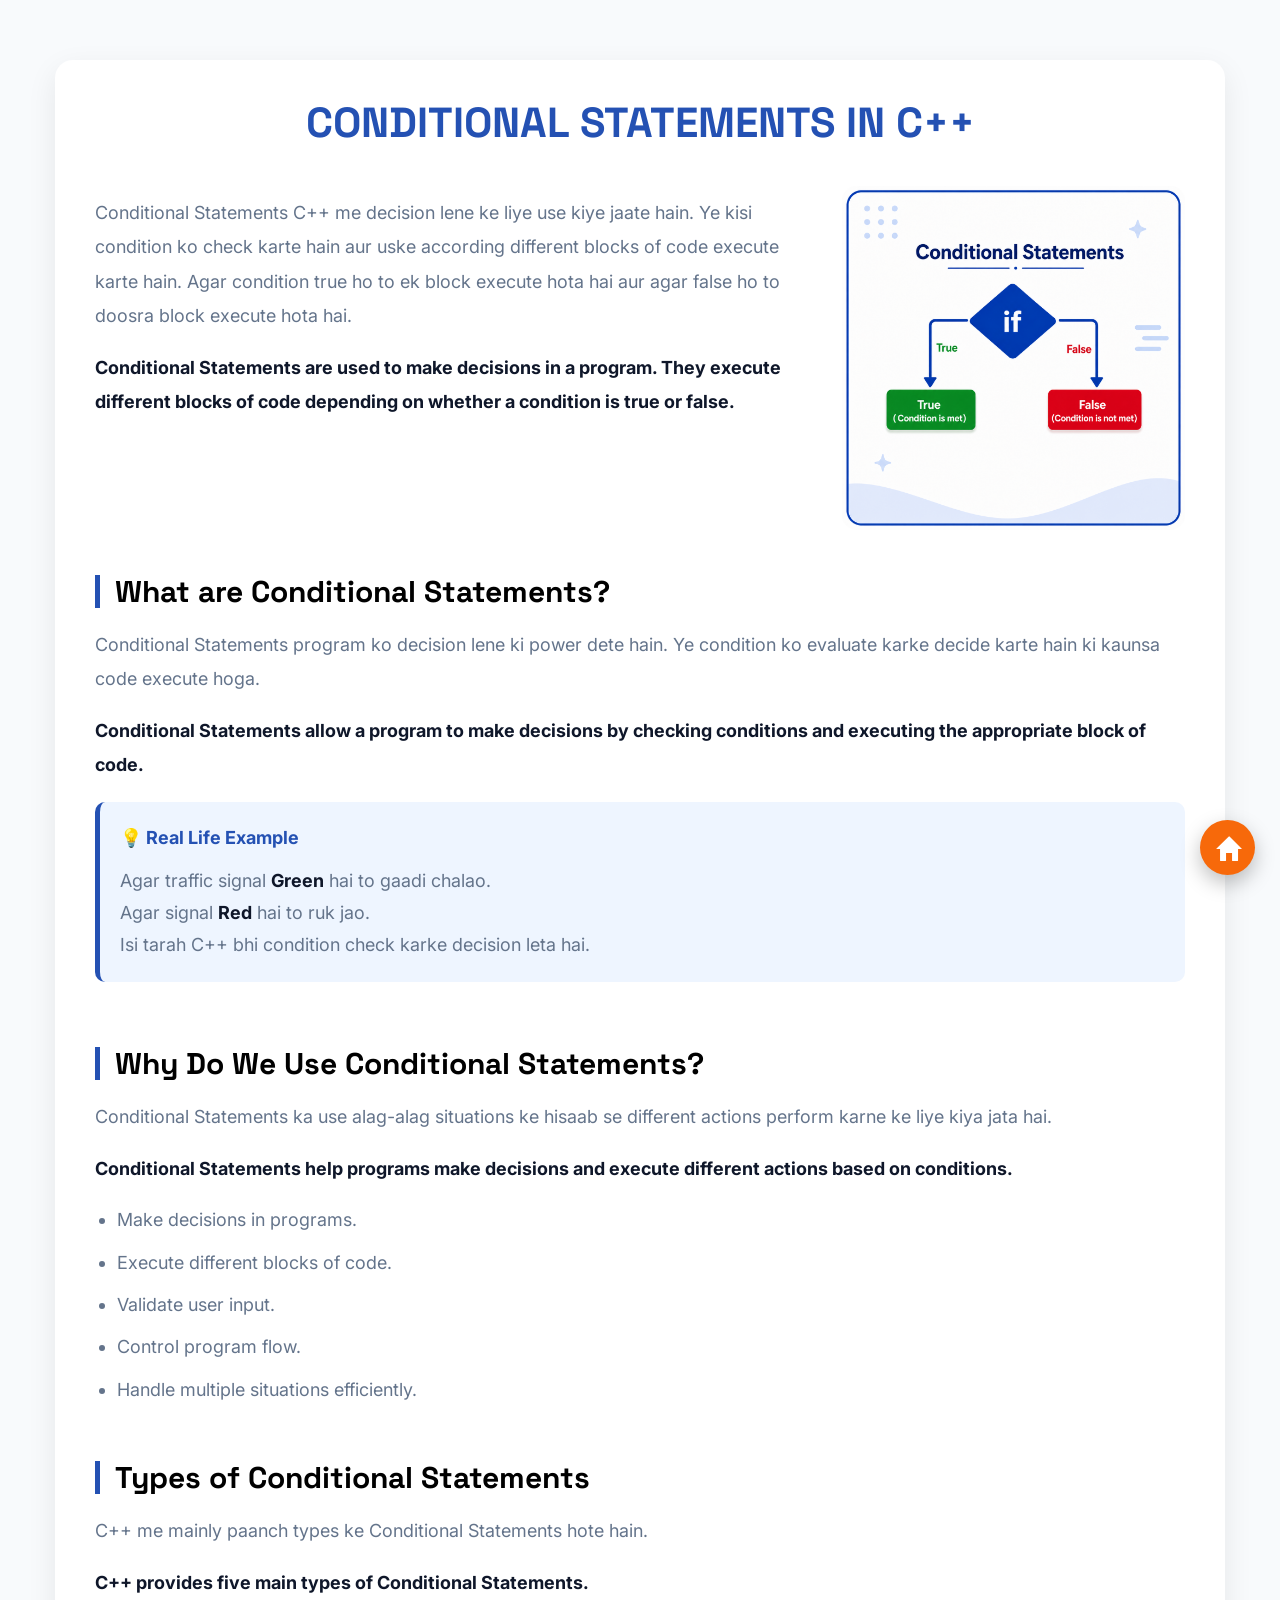
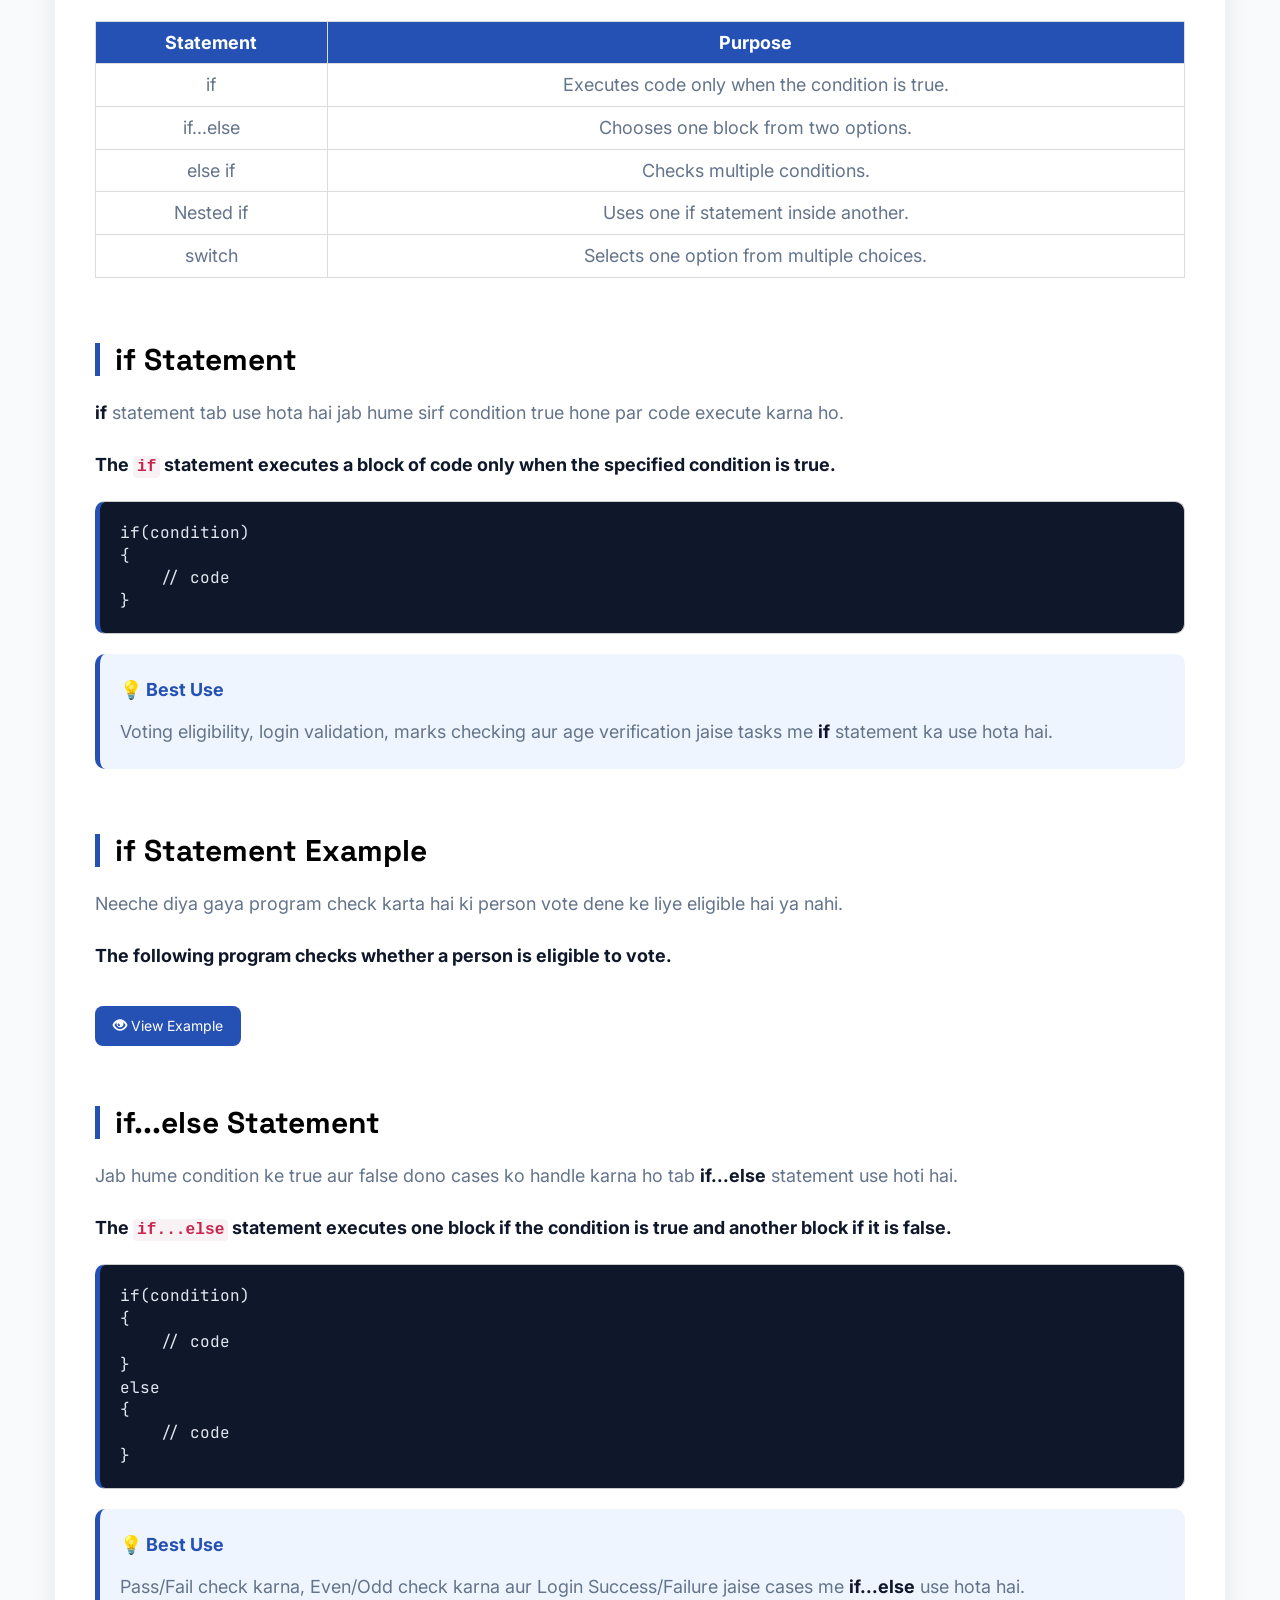
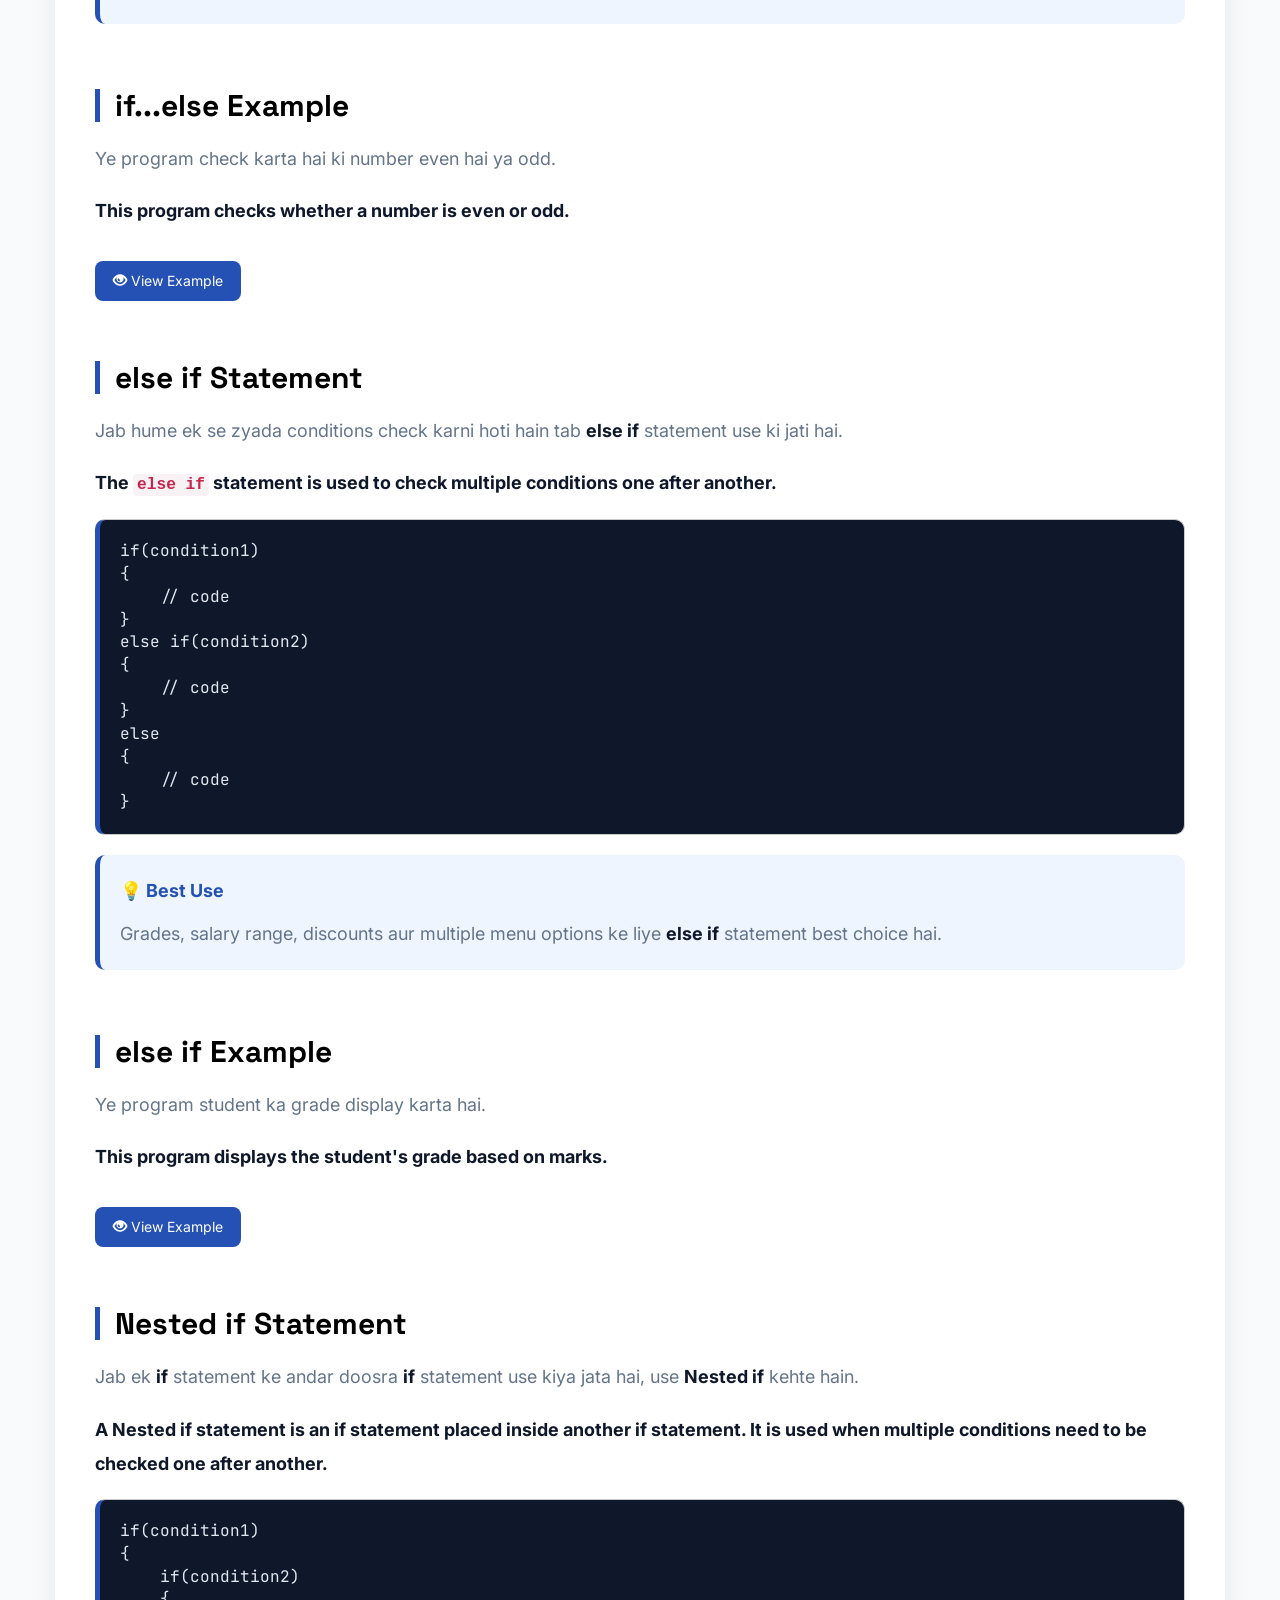
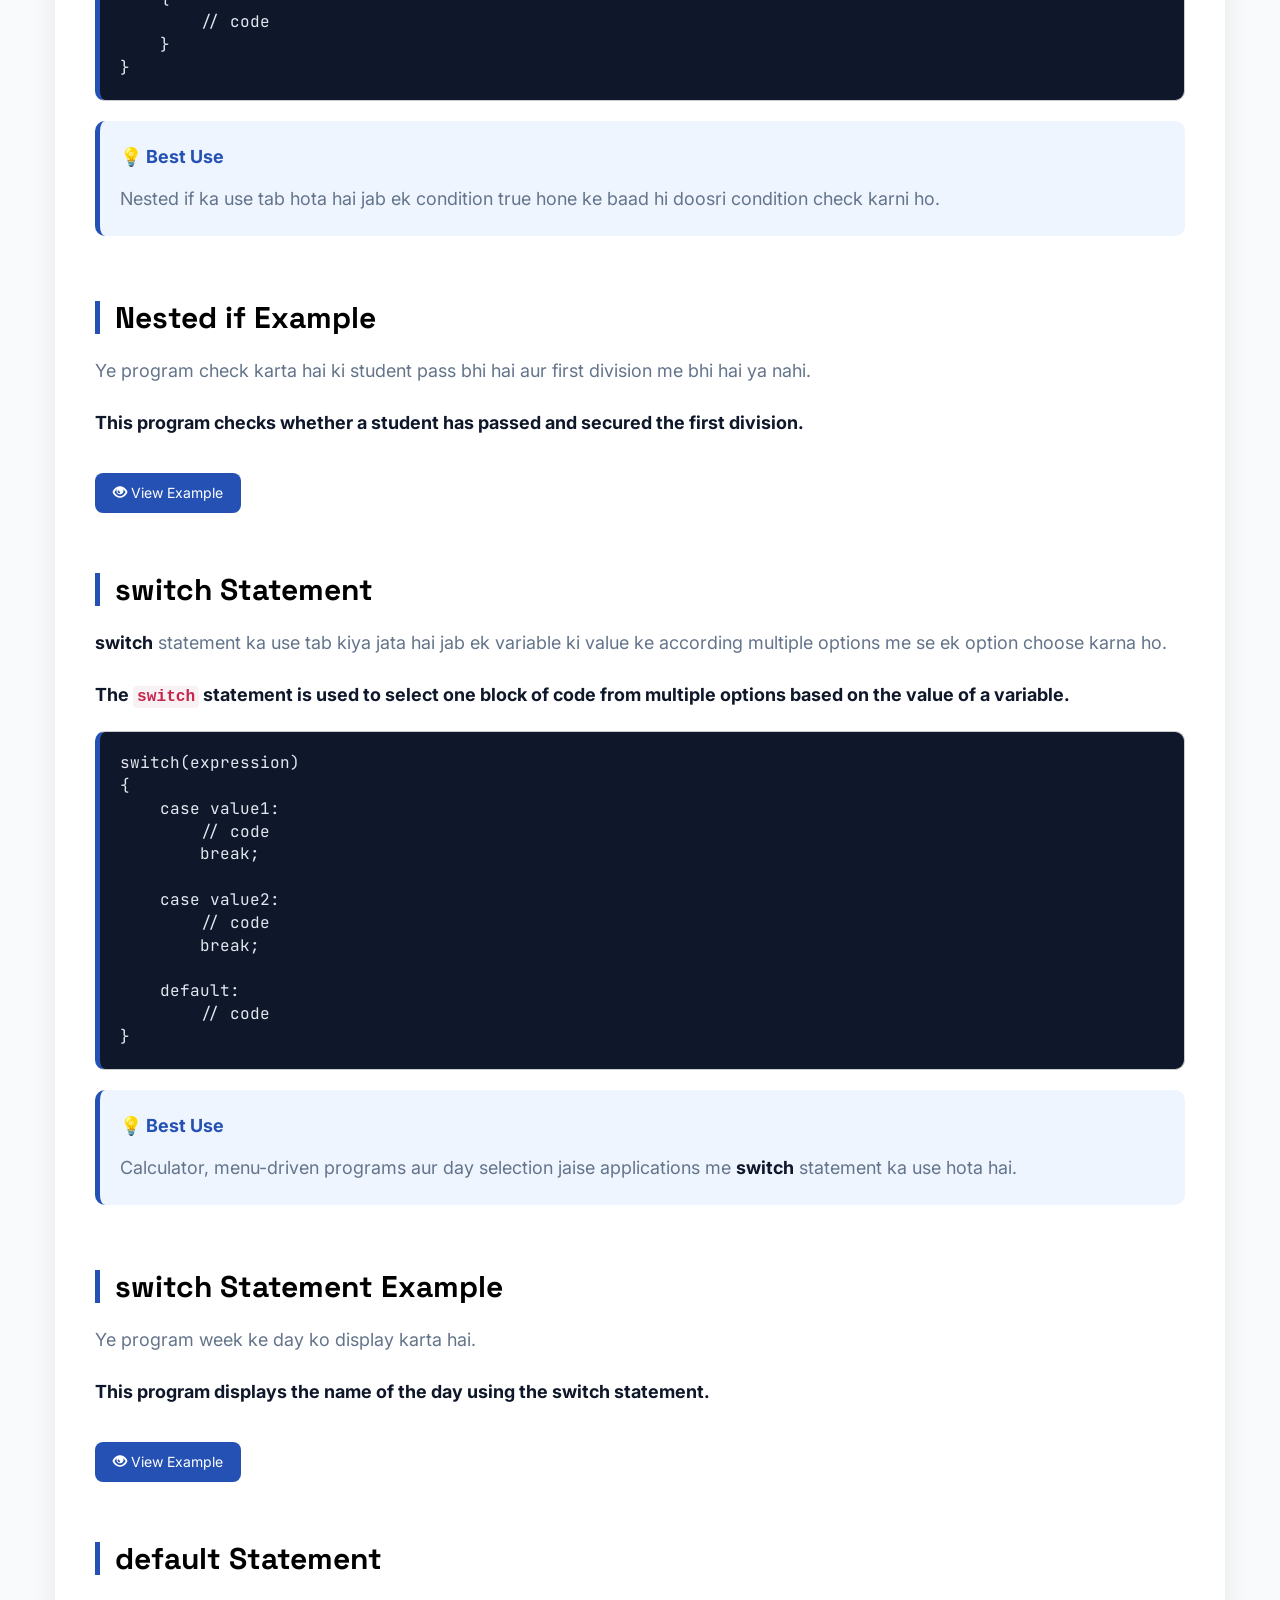
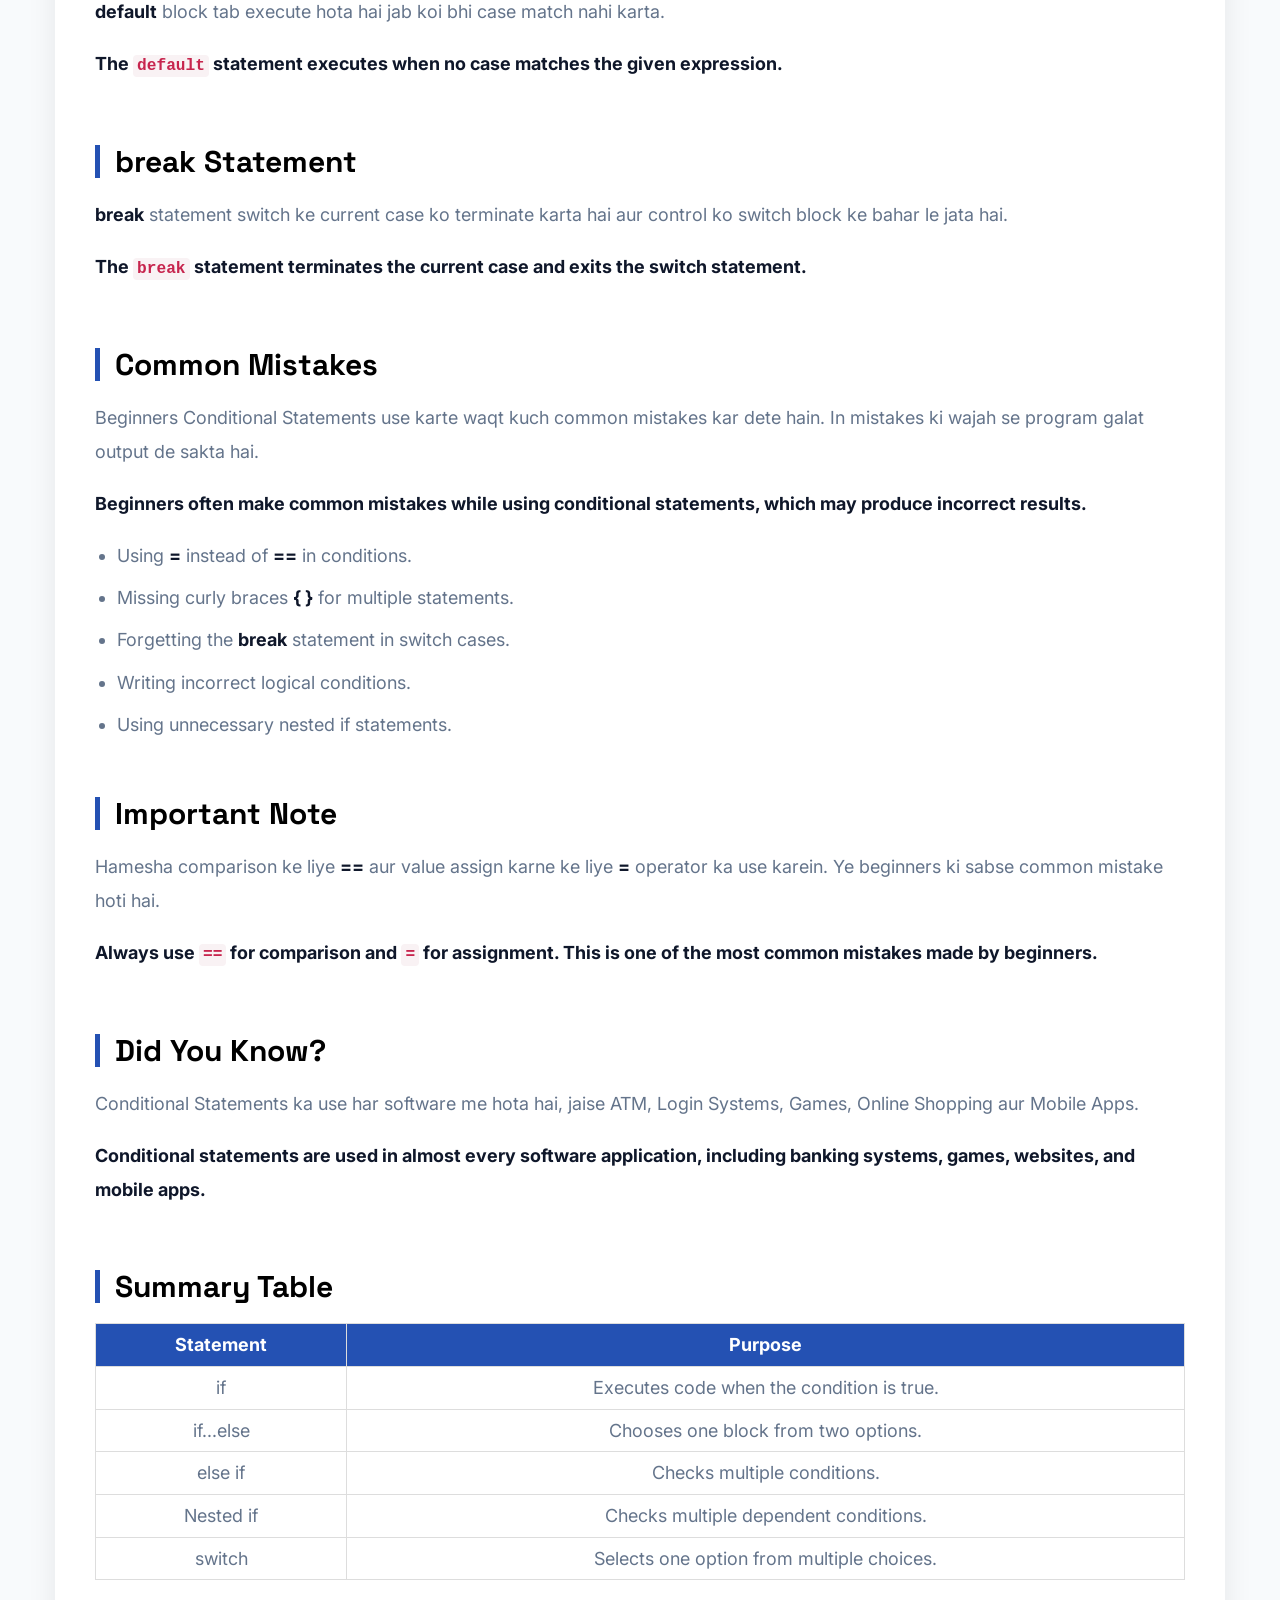
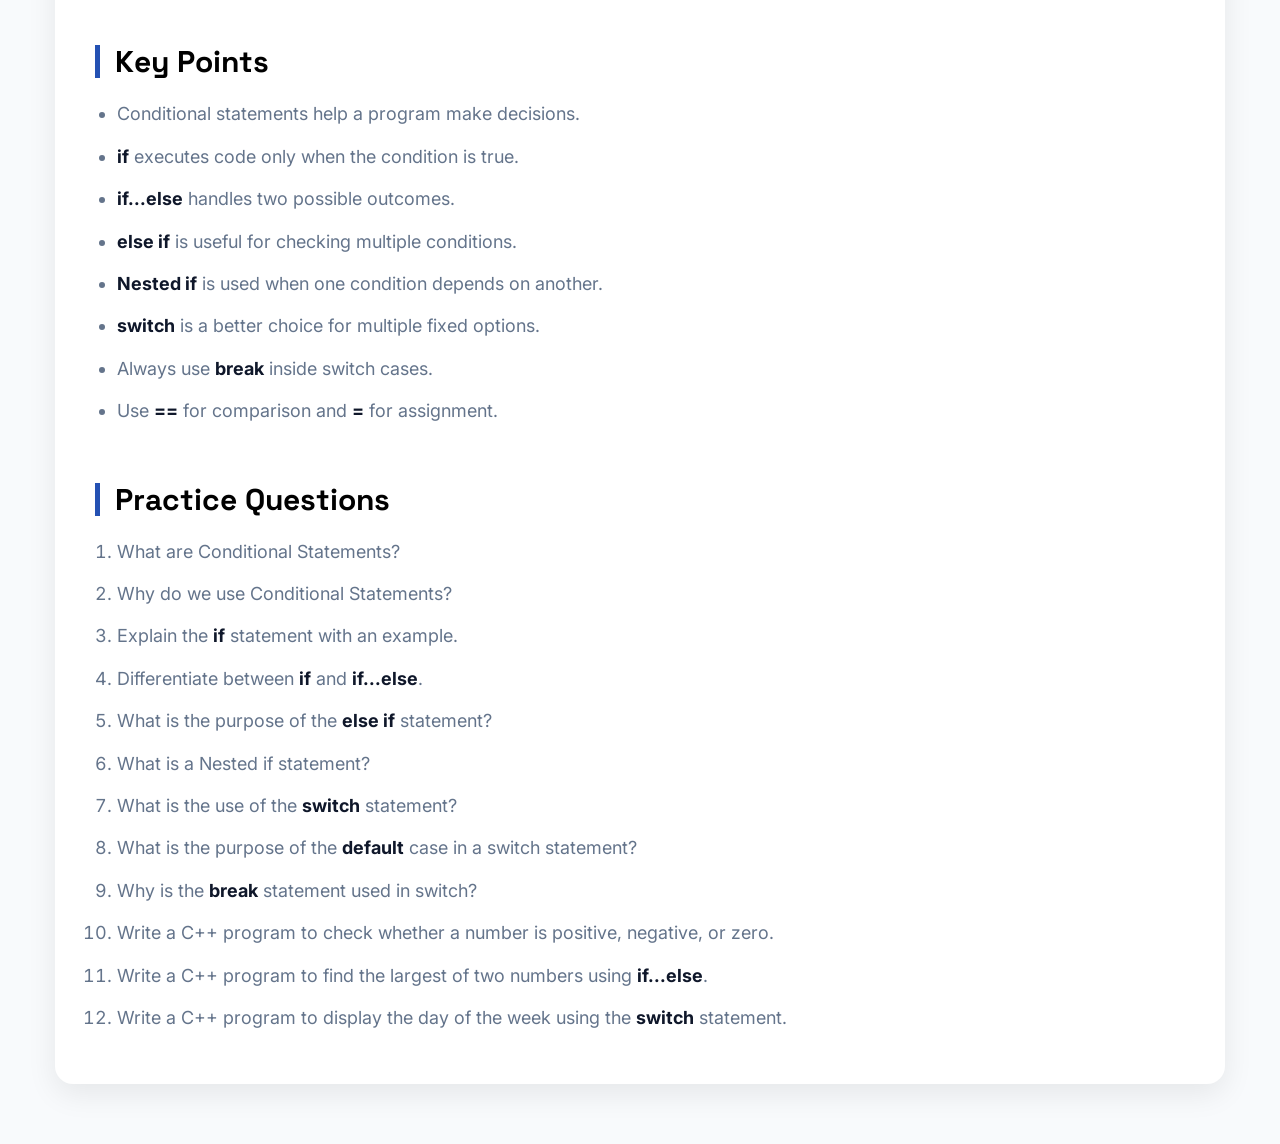
<file: ifstatement.html>
<!DOCTYPE html>
<html lang="en">

<head>

    <meta charset="UTF-8">
    <meta name="viewport" content="width=device-width, initial-scale=1.0">

    <title>Introduction to C++</title>

    <link rel="stylesheet" href="https://maxcdn.bootstrapcdn.com/bootstrap/3.4.1/css/bootstrap.min.css">

    <link rel="stylesheet" href="topics.css">
</head>

<body>

    <div class="section1">
        <div class="container">
            <div class="row">

                <div class="col-lg-12">
                    <h1>CONDITIONAL STATEMENTS IN C++</h1>
                </div>

                <div class="col-lg-8">

                    <h4>

                        Conditional Statements C++ me decision lene ke liye use kiye jaate hain. Ye kisi condition ko
                        check
                        karte hain aur uske according different blocks of code execute karte hain. Agar condition true
                        ho to
                        ek block execute hota hai aur agar false ho to doosra block execute hota hai.

                    </h4>

                    <h4>

                        <b>Conditional Statements are used to make decisions in a program. They execute different blocks
                            of
                            code depending on whether a condition is true or false.</b>

                    </h4>

                </div>

                <div class="col-lg-4">

                    <a href="./index.html#topics">

                        <img src="if6.png" class="img-responsive">

                    </a>

                </div>







                <div class="col-lg-12">

                    <h3>What are Conditional Statements?</h3>

                    <h4>

                        Conditional Statements program ko decision lene ki power dete hain. Ye condition ko evaluate
                        karke
                        decide karte hain ki kaunsa code execute hoga.

                    </h4>

                    <h4>

                        <b>Conditional Statements allow a program to make decisions by checking conditions and executing
                            the appropriate block of code.</b>

                    </h4>

                    <div class="box">

                        <strong>💡 Real Life Example</strong>

                        <p>

                            Agar traffic signal <b>Green</b> hai to gaadi chalao.

                        </p>

                        <p>

                            Agar signal <b>Red</b> hai to ruk jao.

                        </p>

                        <p>

                            Isi tarah C++ bhi condition check karke decision leta hai.

                        </p>

                    </div>

                </div>







                <div class="col-lg-12">

                    <h3>Why Do We Use Conditional Statements?</h3>

                    <h4>

                        Conditional Statements ka use alag-alag situations ke hisaab se different actions perform karne
                        ke
                        liye kiya jata hai.

                    </h4>

                    <h4>

                        <b>Conditional Statements help programs make decisions and execute different actions based on
                            conditions.</b>

                    </h4>

                    <ul>

                        <li>Make decisions in programs.</li>

                        <li>Execute different blocks of code.</li>

                        <li>Validate user input.</li>

                        <li>Control program flow.</li>

                        <li>Handle multiple situations efficiently.</li>

                    </ul>

                </div>







                <div class="col-lg-12">

                    <h3>Types of Conditional Statements</h3>

                    <h4>

                        C++ me mainly paanch types ke Conditional Statements hote hain.

                    </h4>

                    <h4>

                        <b>C++ provides five main types of Conditional Statements.</b>

                    </h4>

                    <table class="table table-bordered">

                        <tr>

                            <th>Statement</th>

                            <th>Purpose</th>

                        </tr>

                        <tr>

                            <td>if</td>

                            <td>Executes code only when the condition is true.</td>

                        </tr>

                        <tr>

                            <td>if...else</td>

                            <td>Chooses one block from two options.</td>

                        </tr>

                        <tr>

                            <td>else if</td>

                            <td>Checks multiple conditions.</td>

                        </tr>

                        <tr>

                            <td>Nested if</td>

                            <td>Uses one if statement inside another.</td>

                        </tr>

                        <tr>

                            <td>switch</td>

                            <td>Selects one option from multiple choices.</td>

                        </tr>

                    </table>

                </div>







                <div class="col-lg-12">

                    <h3>if Statement</h3>

                    <h4>

                        <b>if</b> statement tab use hota hai jab hume sirf condition true hone par code execute karna
                        ho.

                    </h4>

                    <h4>

                        <b>The <code>if</code> statement executes a block of code only when the specified condition is
                            true.</b>

                    </h4>

                    <pre>
if(condition)
{
    // code
}
</pre>

                    <div class="box">

                        <strong>💡 Best Use</strong>

                        <p>

                            Voting eligibility, login validation, marks checking aur age verification jaise tasks me
                            <b>if</b> statement ka use hota hai.

                        </p>

                    </div>

                </div>
                <div class="col-lg-12">

                    <h3>if Statement Example</h3>

                    <h4>

                        Neeche diya gaya program check karta hai ki person vote dene ke liye eligible hai ya nahi.

                    </h4>

                    <h4>

                        <b>The following program checks whether a person is eligible to vote.</b>

                    </h4>

                    <a class="btn btn-warning example-btn" data-toggle="collapse" href="#ifExample">

                        <span class="glyphicon glyphicon-eye-open"></span>

                        View Example

                    </a>

                    <div id="ifExample" class="collapse">

                        <pre>
#include &lt;iostream&gt;

using namespace std;

int main()
{

    int age = 20;

    if(age >= 18)
    {
        cout << "Eligible for Voting";
    }

    return 0;

}
</pre>

                        <div class="output">

                            <b>Output</b>

                            <br><br>

                            Eligible for Voting

                            <br><br>

                            <b>Explanation</b>

                            <br>

                            Age is 20.

                            <br>

                            Condition (age >= 18) is true.

                            <br>

                            Therefore, "Eligible for Voting" is displayed.

                        </div>

                    </div>

                </div>







                <div class="col-lg-12">

                    <h3>if...else Statement</h3>

                    <h4>

                        Jab hume condition ke true aur false dono cases ko handle karna ho tab <b>if...else</b>
                        statement use hoti hai.

                    </h4>

                    <h4>

                        <b>The <code>if...else</code> statement executes one block if the condition is true and another
                            block if it is false.</b>

                    </h4>

                    <pre>
if(condition)
{
    // code
}
else
{
    // code
}
</pre>

                    <div class="box">

                        <strong>💡 Best Use</strong>

                        <p>

                            Pass/Fail check karna, Even/Odd check karna aur Login Success/Failure jaise cases me
                            <b>if...else</b> use hota hai.

                        </p>

                    </div>

                </div>







                <div class="col-lg-12">

                    <h3>if...else Example</h3>

                    <h4>

                        Ye program check karta hai ki number even hai ya odd.

                    </h4>

                    <h4>

                        <b>This program checks whether a number is even or odd.</b>

                    </h4>

                    <a class="btn btn-warning example-btn" data-toggle="collapse" href="#ifElseExample">

                        <span class="glyphicon glyphicon-eye-open"></span>

                        View Example

                    </a>

                    <div id="ifElseExample" class="collapse">

                        <pre>
#include &lt;iostream&gt;

using namespace std;

int main()
{

    int num = 8;

    if(num % 2 == 0)
    {
        cout << "Even Number";
    }
    else
    {
        cout << "Odd Number";
    }

    return 0;

}
</pre>

                        <div class="output">

                            <b>Output</b>

                            <br><br>

                            Even Number

                            <br><br>

                            <b>Explanation</b>

                            <br>

                            The remainder of 8 ÷ 2 is 0.

                            <br>

                            Therefore, the number is Even.

                        </div>

                    </div>

                </div>







                <div class="col-lg-12">

                    <h3>else if Statement</h3>

                    <h4>

                        Jab hume ek se zyada conditions check karni hoti hain tab <b>else if</b> statement use ki jati
                        hai.

                    </h4>

                    <h4>

                        <b>The <code>else if</code> statement is used to check multiple conditions one after
                            another.</b>

                    </h4>

                    <pre>
if(condition1)
{
    // code
}
else if(condition2)
{
    // code
}
else
{
    // code
}
</pre>

                    <div class="box">

                        <strong>💡 Best Use</strong>

                        <p>

                            Grades, salary range, discounts aur multiple menu options ke liye <b>else if</b> statement
                            best choice hai.

                        </p>

                    </div>

                </div>







                <div class="col-lg-12">

                    <h3>else if Example</h3>

                    <h4>

                        Ye program student ka grade display karta hai.

                    </h4>

                    <h4>

                        <b>This program displays the student's grade based on marks.</b>

                    </h4>

                    <a class="btn btn-warning example-btn" data-toggle="collapse" href="#elseifExample">

                        <span class="glyphicon glyphicon-eye-open"></span>

                        View Example

                    </a>

                    <div id="elseifExample" class="collapse">

                        <pre>
#include &lt;iostream&gt;

using namespace std;

int main()
{

    int marks = 82;

    if(marks >= 90)
    {
        cout << "Grade A";
    }
    else if(marks >= 75)
    {
        cout << "Grade B";
    }
    else if(marks >= 50)
    {
        cout << "Grade C";
    }
    else
    {
        cout << "Fail";
    }

    return 0;

}
</pre>

                        <div class="output">

                            <b>Output</b>

                            <br><br>

                            Grade B

                            <br><br>

                            <b>Explanation</b>

                            <br>

                            Marks are 82.

                            <br>

                            82 is greater than or equal to 75 but less than 90.

                            <br>

                            Therefore, Grade B is displayed.

                        </div>

                    </div>

                </div>
                <div class="col-lg-12">

                    <h3>Nested if Statement</h3>

                    <h4>

                        Jab ek <b>if</b> statement ke andar doosra <b>if</b> statement use kiya jata hai, use <b>Nested
                            if</b> kehte
                        hain.

                    </h4>

                    <h4>

                        <b>A Nested if statement is an if statement placed inside another if statement. It is used when
                            multiple
                            conditions need to be checked one after another.</b>

                    </h4>

                    <pre>
if(condition1)
{
    if(condition2)
    {
        // code
    }
}
</pre>

                    <div class="box">

                        <strong>💡 Best Use</strong>

                        <p>

                            Nested if ka use tab hota hai jab ek condition true hone ke baad hi doosri condition check
                            karni ho.

                        </p>

                    </div>

                </div>







                <div class="col-lg-12">

                    <h3>Nested if Example</h3>

                    <h4>

                        Ye program check karta hai ki student pass bhi hai aur first division me bhi hai ya nahi.

                    </h4>

                    <h4>

                        <b>This program checks whether a student has passed and secured the first division.</b>

                    </h4>

                    <a class="btn btn-warning example-btn" data-toggle="collapse" href="#nestedIfExample">

                        <span class="glyphicon glyphicon-eye-open"></span>

                        View Example

                    </a>

                    <div id="nestedIfExample" class="collapse">

                        <pre>
#include &lt;iostream&gt;

using namespace std;

int main()
{

    int marks = 82;

    if(marks >= 33)
    {
        if(marks >= 60)
        {
            cout << "First Division";
        }
    }

    return 0;

}
</pre>

                        <div class="output">

                            <b>Output</b>

                            <br><br>

                            First Division

                            <br><br>

                            <b>Explanation</b>

                            <br>

                            Marks are 82.

                            <br>

                            First condition (marks >= 33) is true.

                            <br>

                            Second condition (marks >= 60) is also true.

                            <br>

                            Therefore, "First Division" is displayed.

                        </div>

                    </div>

                </div>







                <div class="col-lg-12">

                    <h3>switch Statement</h3>

                    <h4>

                        <b>switch</b> statement ka use tab kiya jata hai jab ek variable ki value ke according multiple
                        options me se ek option choose karna ho.

                    </h4>

                    <h4>

                        <b>The <code>switch</code> statement is used to select one block of code from multiple options
                            based on the value of a variable.</b>

                    </h4>

                    <pre>
switch(expression)
{
    case value1:
        // code
        break;

    case value2:
        // code
        break;

    default:
        // code
}
</pre>

                    <div class="box">

                        <strong>💡 Best Use</strong>

                        <p>

                            Calculator, menu-driven programs aur day selection jaise applications me <b>switch</b>
                            statement ka use hota hai.

                        </p>

                    </div>

                </div>







                <div class="col-lg-12">

                    <h3>switch Statement Example</h3>

                    <h4>

                        Ye program week ke day ko display karta hai.

                    </h4>

                    <h4>

                        <b>This program displays the name of the day using the switch statement.</b>

                    </h4>

                    <a class="btn btn-warning example-btn" data-toggle="collapse" href="#switchExample">

                        <span class="glyphicon glyphicon-eye-open"></span>

                        View Example

                    </a>

                    <div id="switchExample" class="collapse">

                        <pre>
#include &lt;iostream&gt;

using namespace std;

int main()
{

    int day = 2;

    switch(day)
    {
        case 1:
            cout << "Monday";
            break;

        case 2:
            cout << "Tuesday";
            break;

        case 3:
            cout << "Wednesday";
            break;

        default:
            cout << "Invalid Day";
    }

    return 0;

}
</pre>

                        <div class="output">

                            <b>Output</b>

                            <br><br>

                            Tuesday

                            <br><br>

                            <b>Explanation</b>

                            <br>

                            The value of day is 2.

                            <br>

                            Case 2 matches the value.

                            <br>

                            Therefore, "Tuesday" is displayed.

                        </div>

                    </div>

                </div>







                <div class="col-lg-12">

                    <h3>default Statement</h3>

                    <h4>

                        <b>default</b> block tab execute hota hai jab koi bhi case match nahi karta.

                    </h4>

                    <h4>

                        <b>The <code>default</code> statement executes when no case matches the given expression.</b>

                    </h4>

                </div>







                <div class="col-lg-12">

                    <h3>break Statement</h3>

                    <h4>

                        <b>break</b> statement switch ke current case ko terminate karta hai aur control ko switch block
                        ke bahar le jata hai.

                    </h4>

                    <h4>

                        <b>The <code>break</code> statement terminates the current case and exits the switch
                            statement.</b>

                    </h4>

                </div>
                <div class="col-lg-12">

                    <h3>Common Mistakes</h3>

                    <h4>

                        Beginners Conditional Statements use karte waqt kuch common mistakes kar dete hain. In mistakes
                        ki wajah se program galat output de sakta hai.

                    </h4>

                    <h4>

                        <b>Beginners often make common mistakes while using conditional statements, which may produce
                            incorrect results.</b>

                    </h4>

                    <ul>

                        <li>Using <b>=</b> instead of <b>==</b> in conditions.</li>

                        <li>Missing curly braces <b>{ }</b> for multiple statements.</li>

                        <li>Forgetting the <b>break</b> statement in switch cases.</li>

                        <li>Writing incorrect logical conditions.</li>

                        <li>Using unnecessary nested if statements.</li>

                    </ul>

                </div>







                <div class="col-lg-12">

                    <h3>Important Note</h3>

                    <h4>

                        Hamesha comparison ke liye <b>==</b> aur value assign karne ke liye <b>=</b> operator ka use
                        karein. Ye beginners ki sabse common mistake hoti hai.

                    </h4>

                    <h4>

                        <b>Always use <code>==</code> for comparison and <code>=</code> for assignment. This is one of
                            the most common mistakes made by beginners.</b>

                    </h4>

                </div>







                <div class="col-lg-12">

                    <h3>Did You Know?</h3>

                    <h4>

                        Conditional Statements ka use har software me hota hai, jaise ATM, Login Systems, Games, Online
                        Shopping aur Mobile Apps.

                    </h4>

                    <h4>

                        <b>Conditional statements are used in almost every software application, including banking
                            systems, games, websites, and mobile apps.</b>

                    </h4>

                </div>







                <div class="col-lg-12">

                    <h3>Summary Table</h3>

                    <table class="table table-bordered">

                        <tr>

                            <th>Statement</th>

                            <th>Purpose</th>

                        </tr>

                        <tr>

                            <td>if</td>

                            <td>Executes code when the condition is true.</td>

                        </tr>

                        <tr>

                            <td>if...else</td>

                            <td>Chooses one block from two options.</td>

                        </tr>

                        <tr>

                            <td>else if</td>

                            <td>Checks multiple conditions.</td>

                        </tr>

                        <tr>

                            <td>Nested if</td>

                            <td>Checks multiple dependent conditions.</td>

                        </tr>

                        <tr>

                            <td>switch</td>

                            <td>Selects one option from multiple choices.</td>

                        </tr>

                    </table>

                </div>







                <div class="col-lg-12">

                    <h3>Key Points</h3>

                    <ul>

                        <li>Conditional statements help a program make decisions.</li>

                        <li><b>if</b> executes code only when the condition is true.</li>

                        <li><b>if...else</b> handles two possible outcomes.</li>

                        <li><b>else if</b> is useful for checking multiple conditions.</li>

                        <li><b>Nested if</b> is used when one condition depends on another.</li>

                        <li><b>switch</b> is a better choice for multiple fixed options.</li>

                        <li>Always use <b>break</b> inside switch cases.</li>

                        <li>Use <b>==</b> for comparison and <b>=</b> for assignment.</li>

                    </ul>

                </div>







                <div class="col-lg-12">

                    <h3>Practice Questions</h3>

                    <ol>

                        <li>What are Conditional Statements?</li>

                        <li>Why do we use Conditional Statements?</li>

                        <li>Explain the <b>if</b> statement with an example.</li>

                        <li>Differentiate between <b>if</b> and <b>if...else</b>.</li>

                        <li>What is the purpose of the <b>else if</b> statement?</li>

                        <li>What is a Nested if statement?</li>

                        <li>What is the use of the <b>switch</b> statement?</li>

                        <li>What is the purpose of the <b>default</b> case in a switch statement?</li>

                        <li>Why is the <b>break</b> statement used in switch?</li>

                        <li>Write a C++ program to check whether a number is positive, negative, or zero.</li>

                        <li>Write a C++ program to find the largest of two numbers using <b>if...else</b>.</li>

                        <li>Write a C++ program to display the day of the week using the <b>switch</b> statement.</li>

                    </ol>

                </div>

            </div>

        </div>

    </div>

    <a href="index.html#topics" class="home-btn">
        <span class="glyphicon glyphicon-home"></span>
    </a>
    <!-- jQuery library -->
    <script src="https://ajax.googleapis.com/ajax/libs/jquery/3.7.1/jquery.min.js"></script>

    <!-- Latest compiled JavaScript -->
    <script src="https://maxcdn.bootstrapcdn.com/bootstrap/3.4.1/js/bootstrap.min.js"></script>

</body>

</html>
</file>
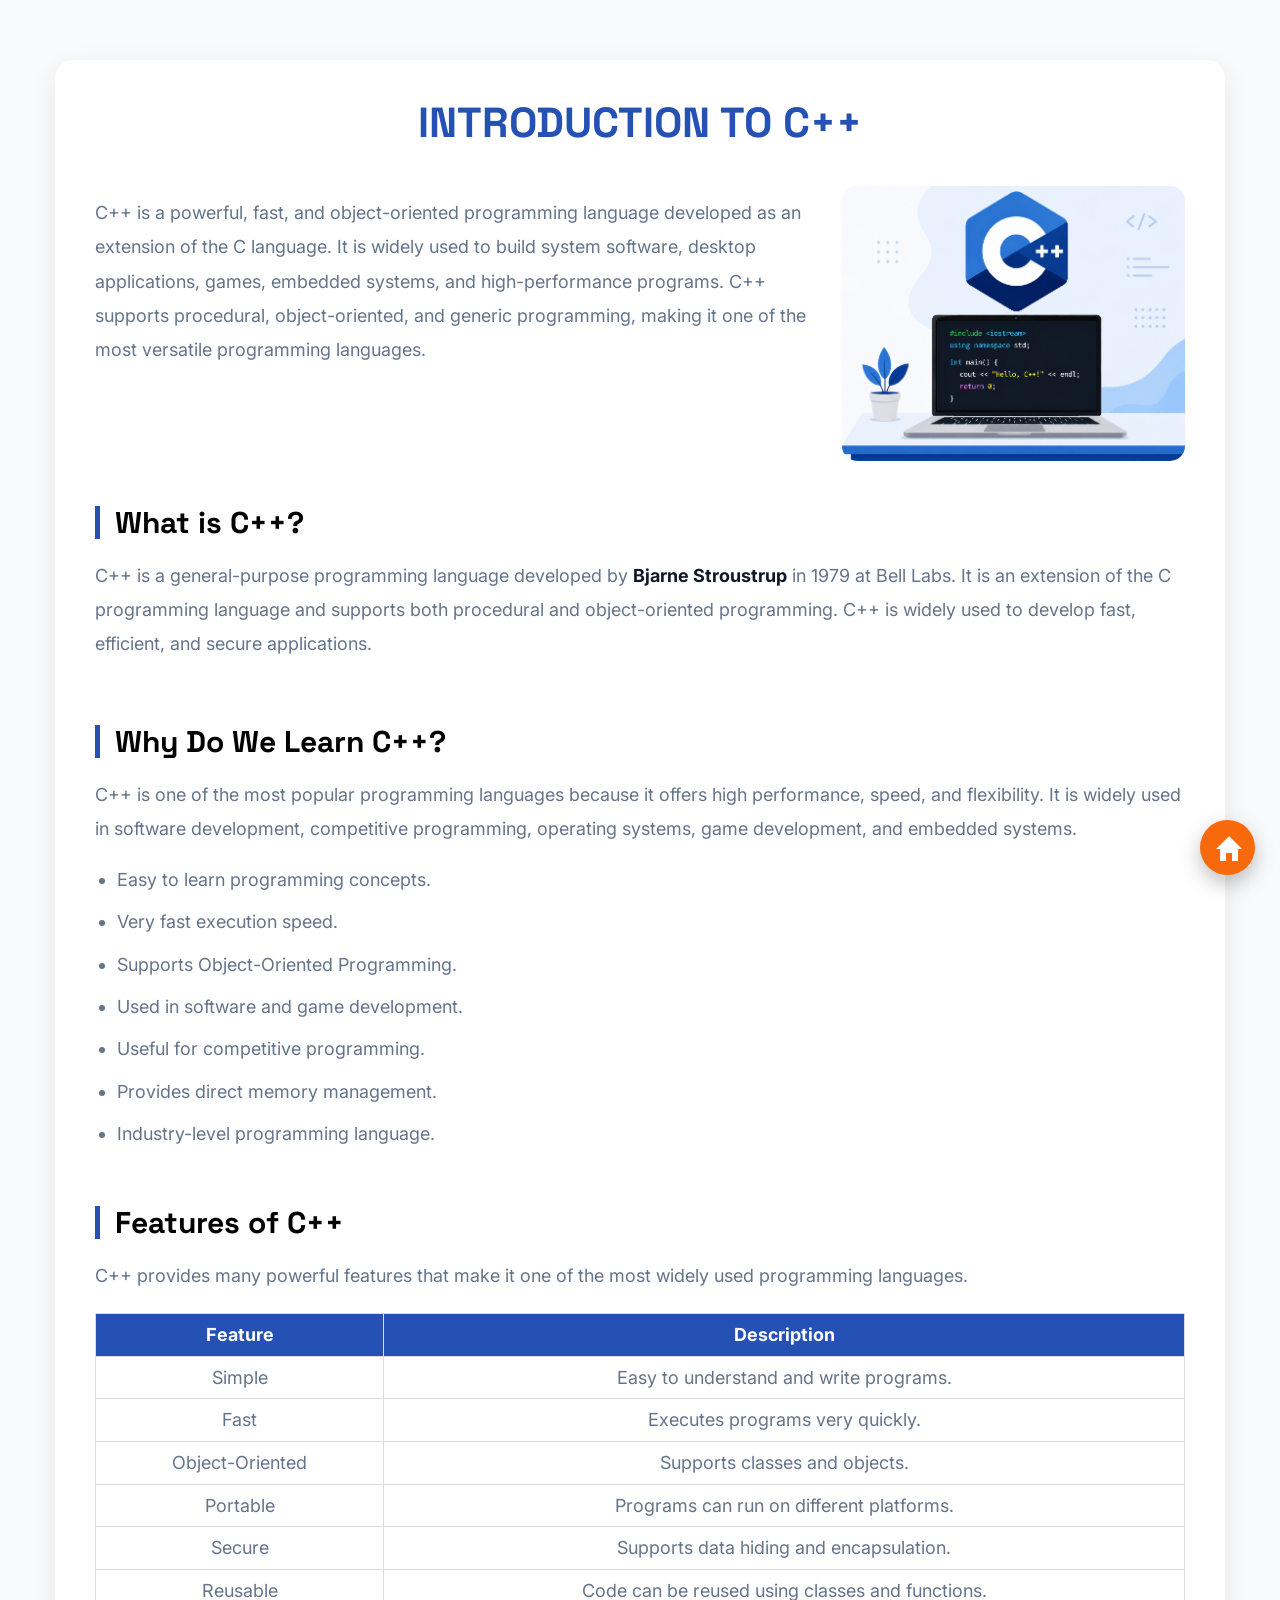
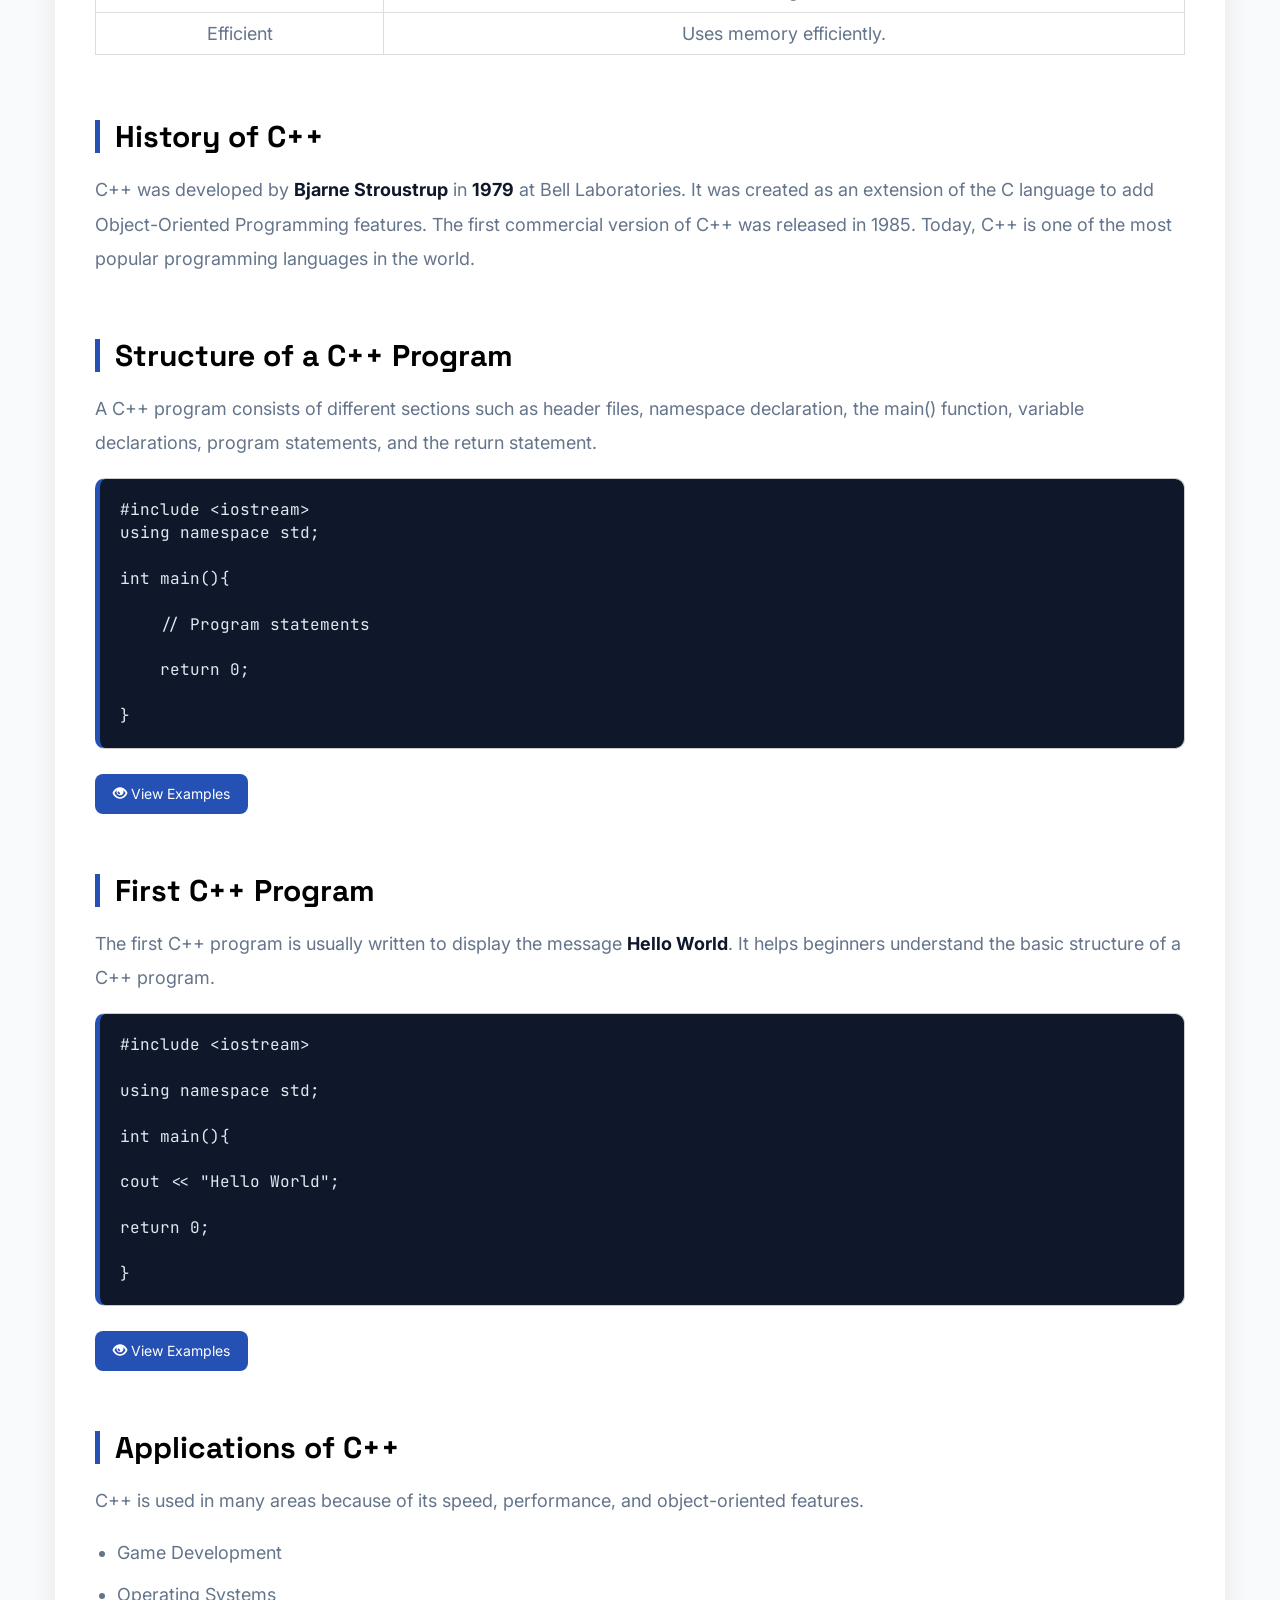
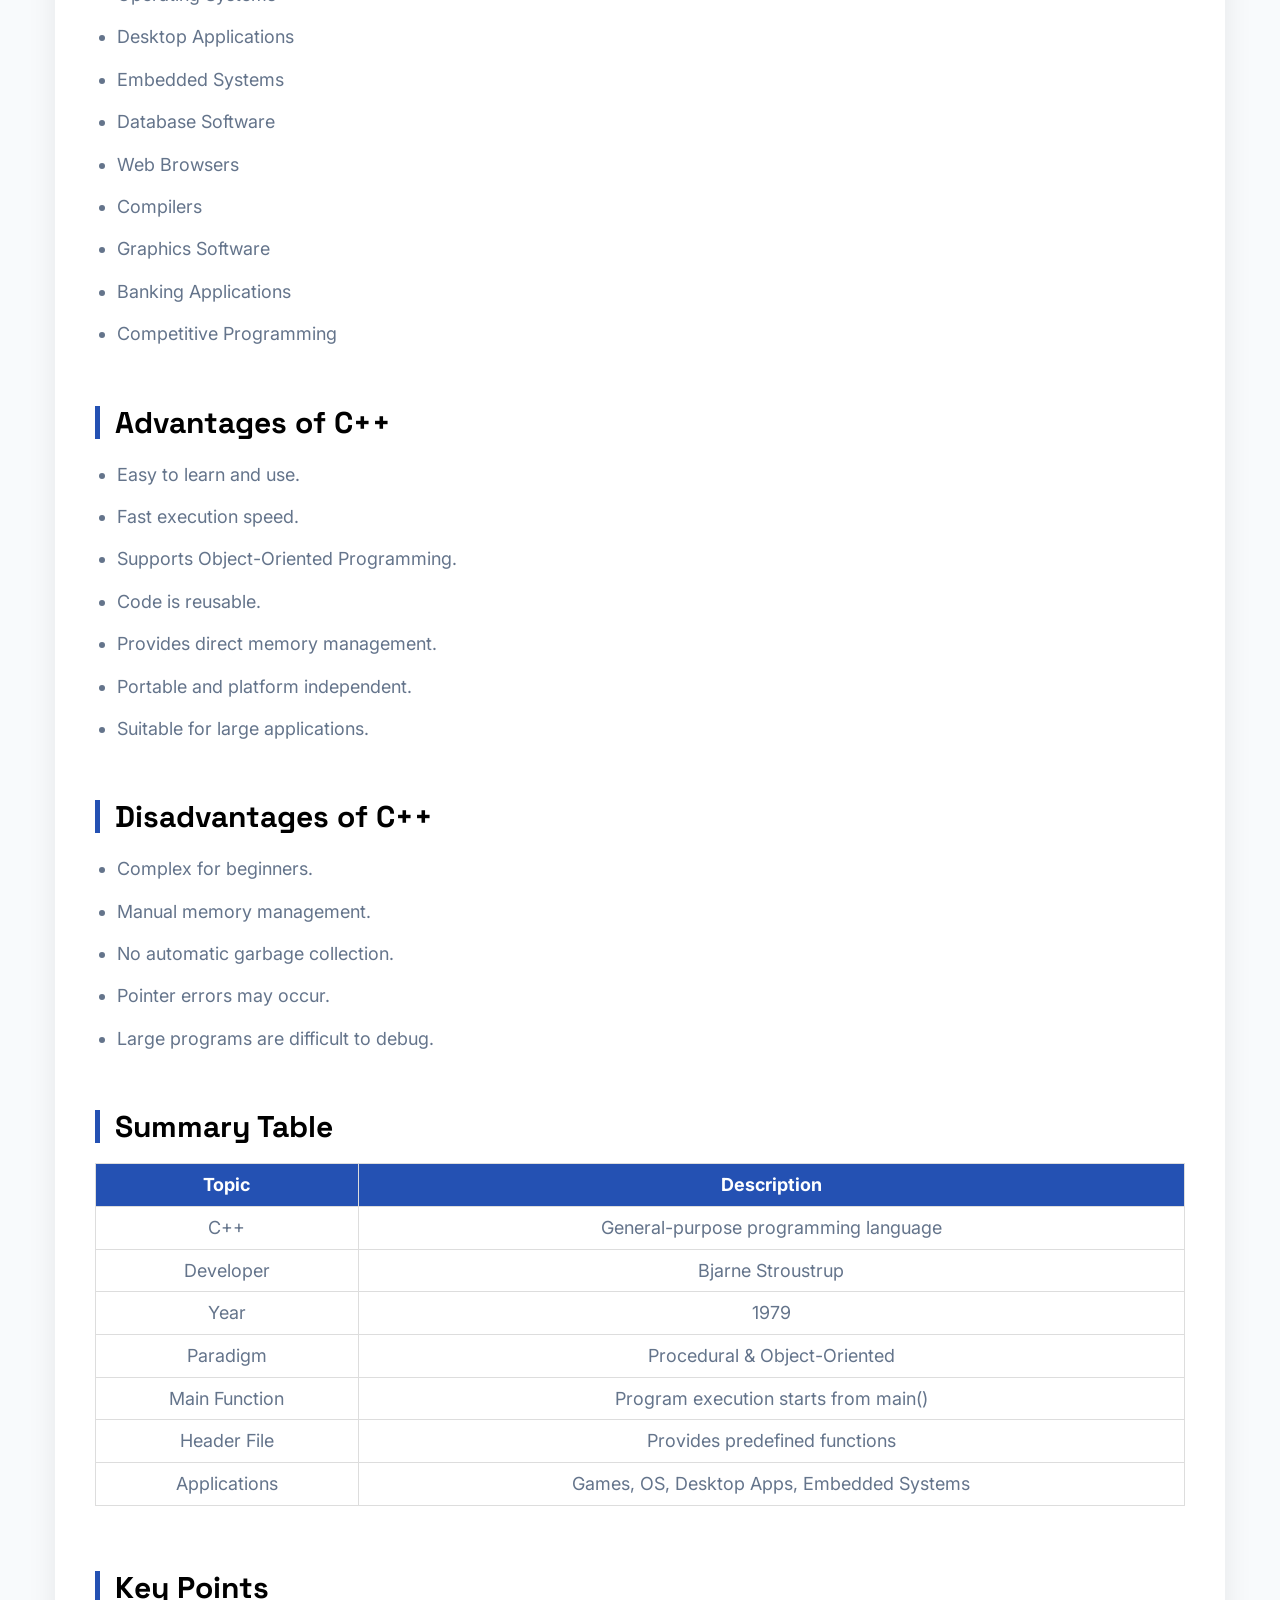
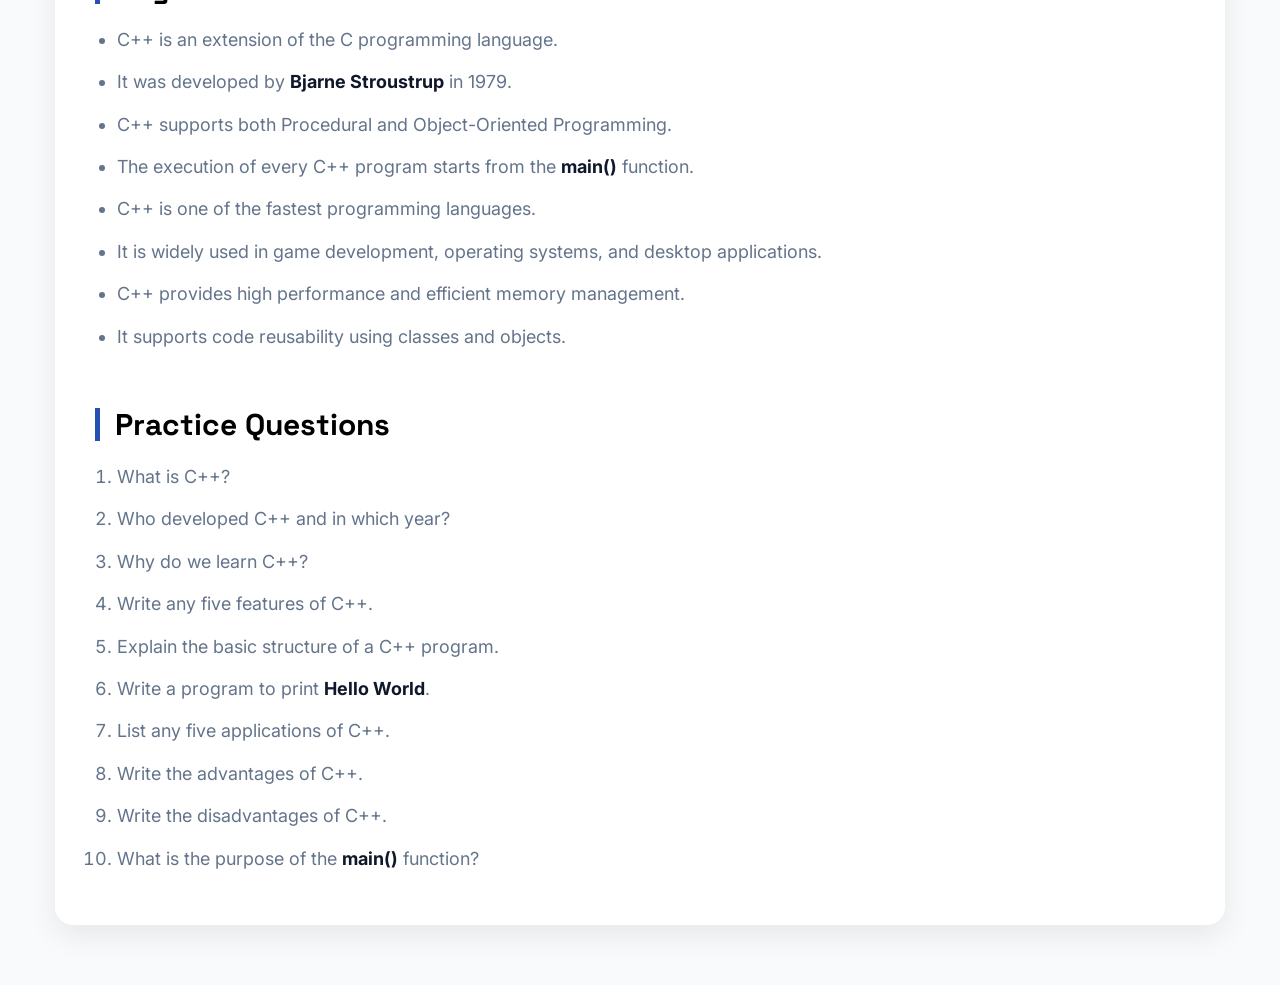
<file: introduction.html>
<!DOCTYPE html>
<html lang="en">

<head>

    <meta charset="UTF-8">
    <meta name="viewport" content="width=device-width, initial-scale=1.0">
    <title>Introduction to C++</title>
    <link rel="stylesheet" href="https://maxcdn.bootstrapcdn.com/bootstrap/3.4.1/css/bootstrap.min.css">
    <link rel="stylesheet" href="topics.css">

</head>

<body>
    <div class="section1">

        <div class="container">

            <div class="row">

                <div class="col-lg-12">

                    <h1>INTRODUCTION TO C++</h1>

                </div>

                <div class="col-lg-8">

                    <h4>

                        C++ is a powerful, fast, and object-oriented programming language developed as an extension of
                        the C language. It is widely used to build system software, desktop applications, games,
                        embedded systems, and high-performance programs. C++ supports procedural, object-oriented, and
                        generic programming, making it one of the most versatile programming languages.

                    </h4>

                </div>

                <div class="col-lg-4">

                    <a href="./index.html#topics">

                        <img src="intro1.png" class="img-responsive">

                    </a>

                </div>
                <div class="col-lg-12">

                    <h3>What is C++?</h3>

                    <h4>
                        C++ is a general-purpose programming language developed by <b>Bjarne Stroustrup</b> in 1979 at
                        Bell Labs. It is an extension of the C programming language and supports both procedural and
                        object-oriented programming. C++ is widely used to develop fast, efficient, and secure
                        applications.
                    </h4>

                </div>

                <div class="col-lg-12">

                    <h3>Why Do We Learn C++?</h3>

                    <h4>
                        C++ is one of the most popular programming languages because it offers high performance, speed,
                        and flexibility. It is widely used in software development, competitive programming, operating
                        systems, game development, and embedded systems.
                    </h4>

                    <ul>

                        <li>Easy to learn programming concepts.</li>

                        <li>Very fast execution speed.</li>

                        <li>Supports Object-Oriented Programming.</li>

                        <li>Used in software and game development.</li>

                        <li>Useful for competitive programming.</li>

                        <li>Provides direct memory management.</li>

                        <li>Industry-level programming language.</li>

                    </ul>

                </div>

                <div class="col-lg-12">

                    <h3>Features of C++</h3>

                    <h4>
                        C++ provides many powerful features that make it one of the most widely used programming
                        languages.
                    </h4>

                    <table class="table table-bordered">

                        <tr>

                            <th>Feature</th>

                            <th>Description</th>

                        </tr>

                        <tr>

                            <td>Simple</td>

                            <td>Easy to understand and write programs.</td>

                        </tr>

                        <tr>

                            <td>Fast</td>

                            <td>Executes programs very quickly.</td>

                        </tr>

                        <tr>

                            <td>Object-Oriented</td>

                            <td>Supports classes and objects.</td>

                        </tr>

                        <tr>

                            <td>Portable</td>

                            <td>Programs can run on different platforms.</td>

                        </tr>

                        <tr>

                            <td>Secure</td>

                            <td>Supports data hiding and encapsulation.</td>

                        </tr>

                        <tr>

                            <td>Reusable</td>

                            <td>Code can be reused using classes and functions.</td>

                        </tr>

                        <tr>

                            <td>Efficient</td>

                            <td>Uses memory efficiently.</td>

                        </tr>

                    </table>

                </div>

                <div class="col-lg-12">

                    <h3>History of C++</h3>

                    <h4>
                        C++ was developed by <b>Bjarne Stroustrup</b> in <b>1979</b> at Bell Laboratories. It was
                        created as an extension of the C language to add Object-Oriented Programming features. The first
                        commercial version of C++ was released in 1985. Today, C++ is one of the most popular
                        programming languages in the world.
                    </h4>

                </div>
                <div class="col-lg-12">

                    <h3>Structure of a C++ Program</h3>

                    <h4>
                        A C++ program consists of different sections such as header files, namespace declaration, the
                        main() function, variable declarations, program statements, and the return statement.
                    </h4>

                    <pre>
#include &lt;iostream&gt;
using namespace std;

int main(){

    // Program statements

    return 0;

}
</pre>

                    <a class="btn btn-warning example-btn" data-toggle="collapse" href="#structureExample">

                        <span class="glyphicon glyphicon-eye-open"></span>

                        View Examples

                    </a>

                    <div id="structureExample" class="collapse">

                        <pre>
<b>Example</b>

#include &lt;iostream&gt;

using namespace std;

int main(){

cout &lt;&lt; "Welcome to C++";

return 0;

}

</pre>

                        <div class="output">

                            <b>Output</b><br>

                            Welcome to C++

                        </div>

                    </div>

                </div>





                <div class="col-lg-12">

                    <h3>First C++ Program</h3>

                    <h4>
                        The first C++ program is usually written to display the message <b>Hello World</b>. It helps
                        beginners understand the basic structure of a C++ program.
                    </h4>

                    <pre>
#include &lt;iostream&gt;

using namespace std;

int main(){

cout &lt;&lt; "Hello World";

return 0;

}
</pre>

                    <a class="btn btn-warning example-btn" data-toggle="collapse" href="#helloExample">

                        <span class="glyphicon glyphicon-eye-open"></span>

                        View Examples

                    </a>

                    <div id="helloExample" class="collapse">

                        <pre>
<b>Example</b>

#include &lt;iostream&gt;

using namespace std;

int main(){

cout &lt;&lt; "Hello World";

return 0;

}

</pre>

                        <div class="output">

                            <b>Output</b><br>

                            Hello World

                        </div>

                    </div>

                </div>





                <div class="col-lg-12">

                    <h3>Applications of C++</h3>

                    <h4>
                        C++ is used in many areas because of its speed, performance, and object-oriented features.
                    </h4>

                    <ul>

                        <li>Game Development</li>

                        <li>Operating Systems</li>

                        <li>Desktop Applications</li>

                        <li>Embedded Systems</li>

                        <li>Database Software</li>

                        <li>Web Browsers</li>

                        <li>Compilers</li>

                        <li>Graphics Software</li>

                        <li>Banking Applications</li>

                        <li>Competitive Programming</li>

                    </ul>

                </div>





                <div class="col-lg-12">

                    <h3>Advantages of C++</h3>

                    <ul>

                        <li>Easy to learn and use.</li>

                        <li>Fast execution speed.</li>

                        <li>Supports Object-Oriented Programming.</li>

                        <li>Code is reusable.</li>

                        <li>Provides direct memory management.</li>

                        <li>Portable and platform independent.</li>

                        <li>Suitable for large applications.</li>

                    </ul>

                </div>





                <div class="col-lg-12">

                    <h3>Disadvantages of C++</h3>

                    <ul>

                        <li>Complex for beginners.</li>

                        <li>Manual memory management.</li>

                        <li>No automatic garbage collection.</li>

                        <li>Pointer errors may occur.</li>

                        <li>Large programs are difficult to debug.</li>

                    </ul>

                </div>
                <div class="col-lg-12">

                    <h3>Summary Table</h3>

                    <table class="table table-bordered">

                        <tr>
                            <th>Topic</th>
                            <th>Description</th>
                        </tr>

                        <tr>
                            <td>C++</td>
                            <td>General-purpose programming language</td>
                        </tr>

                        <tr>
                            <td>Developer</td>
                            <td>Bjarne Stroustrup</td>
                        </tr>

                        <tr>
                            <td>Year</td>
                            <td>1979</td>
                        </tr>

                        <tr>
                            <td>Paradigm</td>
                            <td>Procedural & Object-Oriented</td>
                        </tr>

                        <tr>
                            <td>Main Function</td>
                            <td>Program execution starts from main()</td>
                        </tr>

                        <tr>
                            <td>Header File</td>
                            <td>Provides predefined functions</td>
                        </tr>

                        <tr>
                            <td>Applications</td>
                            <td>Games, OS, Desktop Apps, Embedded Systems</td>
                        </tr>

                    </table>

                </div>





                <div class="col-lg-12">

                    <h3>Key Points</h3>

                    <ul>

                        <li>C++ is an extension of the C programming language.</li>

                        <li>It was developed by <b>Bjarne Stroustrup</b> in 1979.</li>

                        <li>C++ supports both Procedural and Object-Oriented Programming.</li>

                        <li>The execution of every C++ program starts from the <b>main()</b> function.</li>

                        <li>C++ is one of the fastest programming languages.</li>

                        <li>It is widely used in game development, operating systems, and desktop applications.</li>

                        <li>C++ provides high performance and efficient memory management.</li>

                        <li>It supports code reusability using classes and objects.</li>

                    </ul>

                </div>





                <div class="col-lg-12">

                    <h3>Practice Questions</h3>

                    <ol>

                        <li>What is C++?</li>

                        <li>Who developed C++ and in which year?</li>

                        <li>Why do we learn C++?</li>

                        <li>Write any five features of C++.</li>

                        <li>Explain the basic structure of a C++ program.</li>

                        <li>Write a program to print <b>Hello World</b>.</li>

                        <li>List any five applications of C++.</li>

                        <li>Write the advantages of C++.</li>

                        <li>Write the disadvantages of C++.</li>

                        <li>What is the purpose of the <b>main()</b> function?</li>

                    </ol>

                </div>

            </div>

        </div>

    </div>
    <a href="index.html#topics" class="home-btn">
        <span class="glyphicon glyphicon-home"></span>
    </a>

    <!-- jQuery library -->
    <script src="https://ajax.googleapis.com/ajax/libs/jquery/3.7.1/jquery.min.js"></script>

    <!-- Latest compiled JavaScript -->
    <script src="https://maxcdn.bootstrapcdn.com/bootstrap/3.4.1/js/bootstrap.min.js"></script>

</body>

</html>
</file>
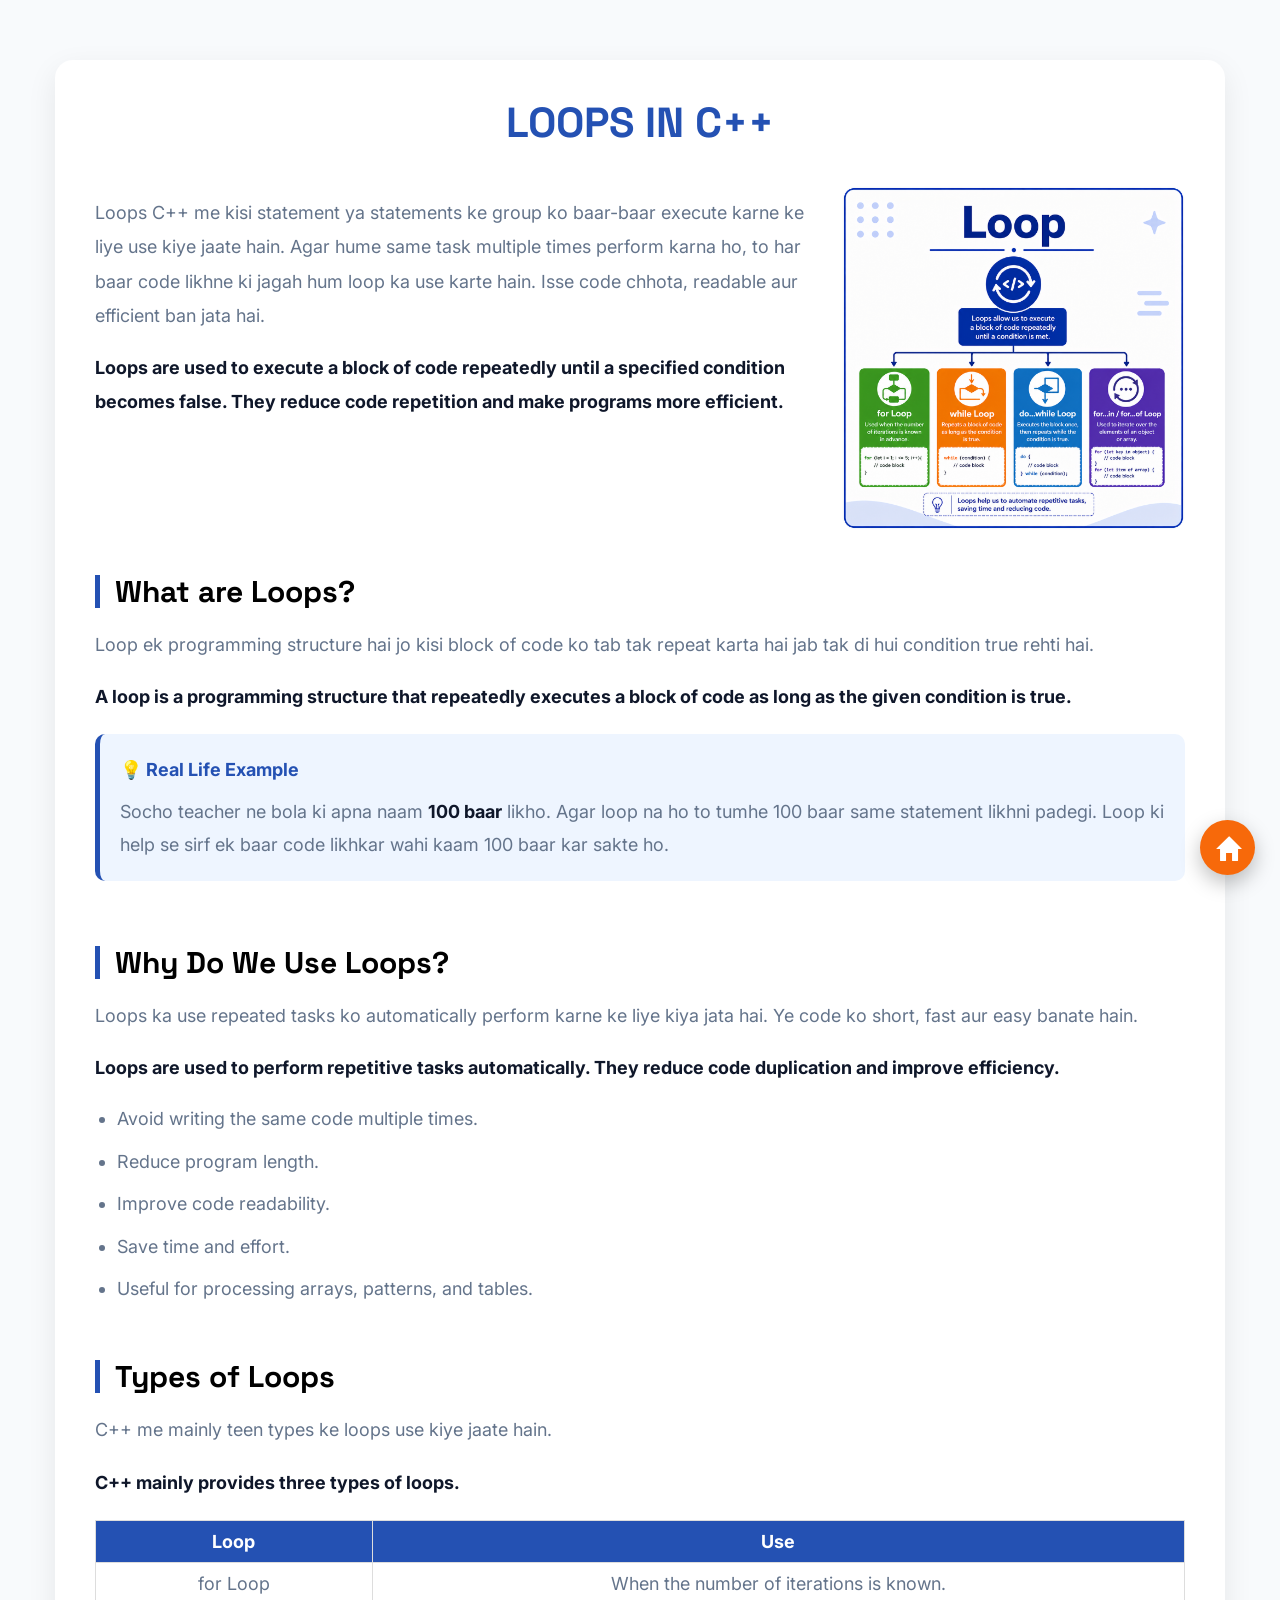
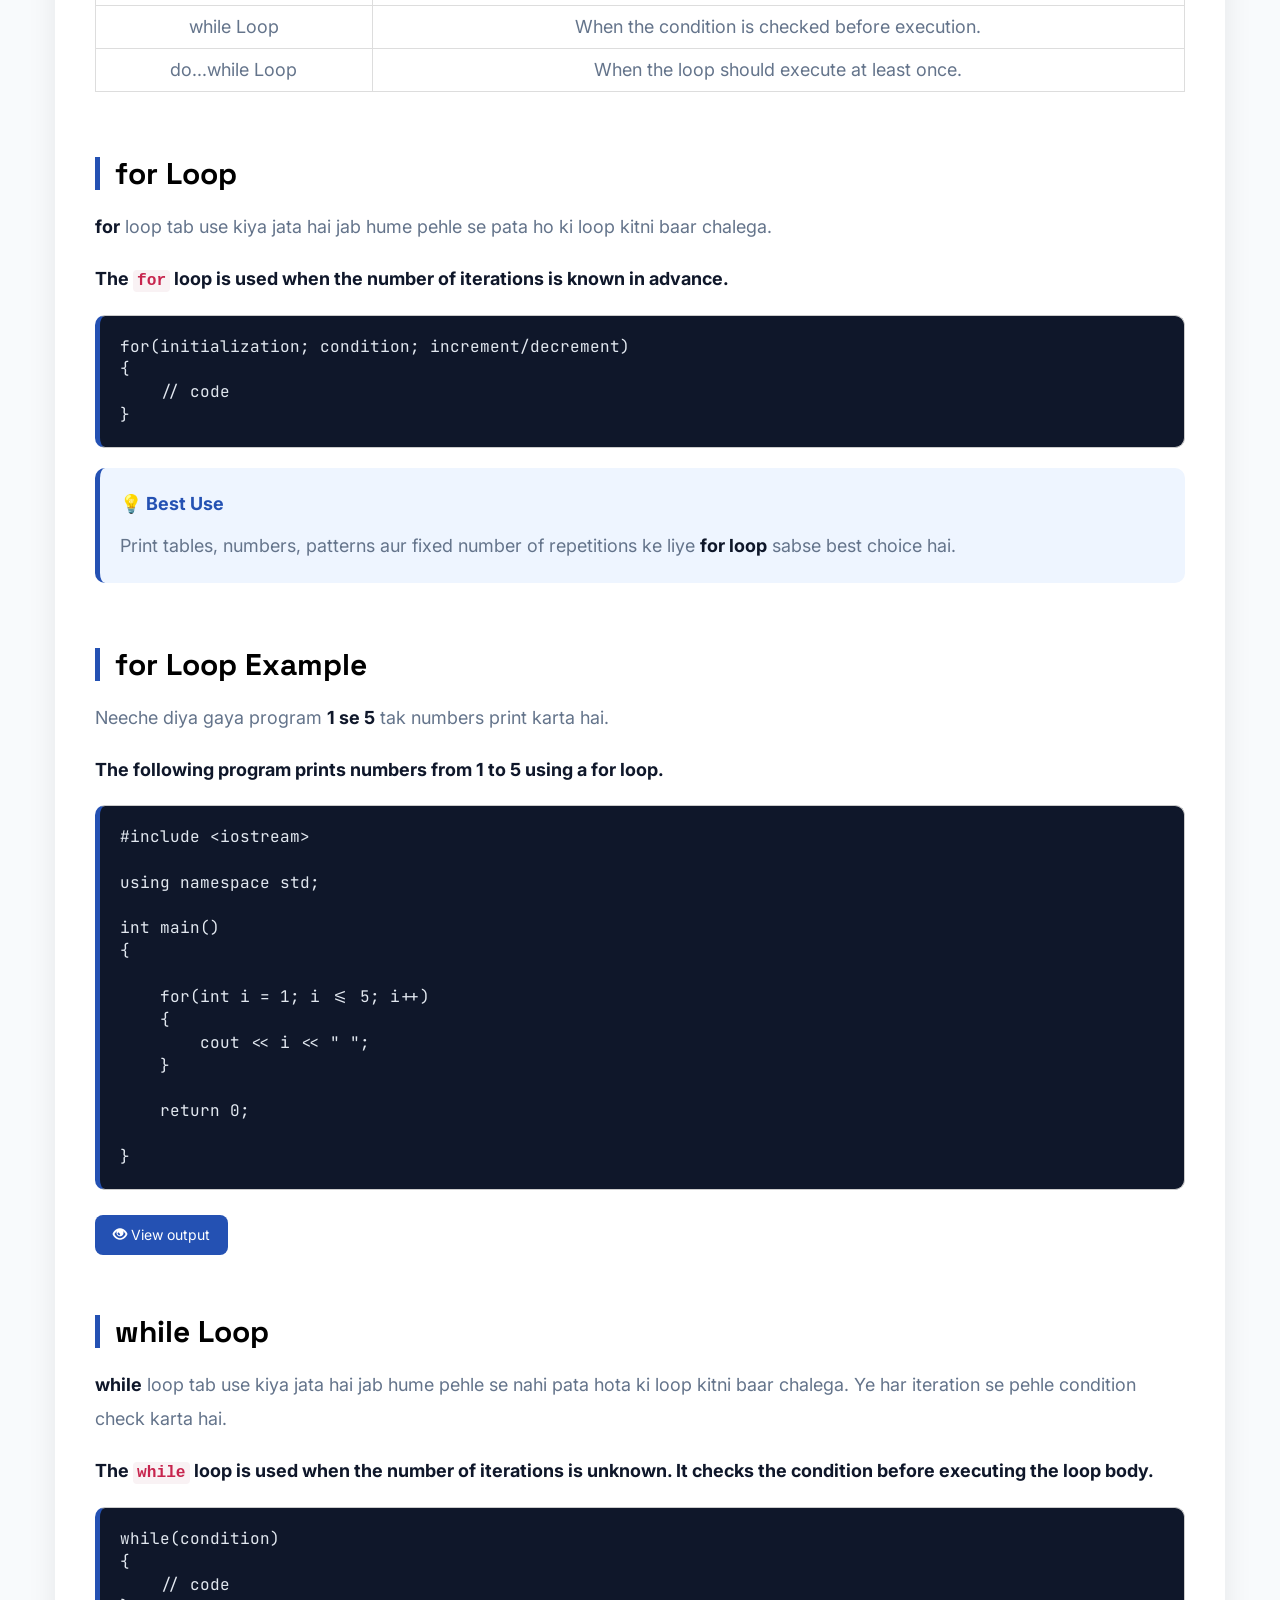
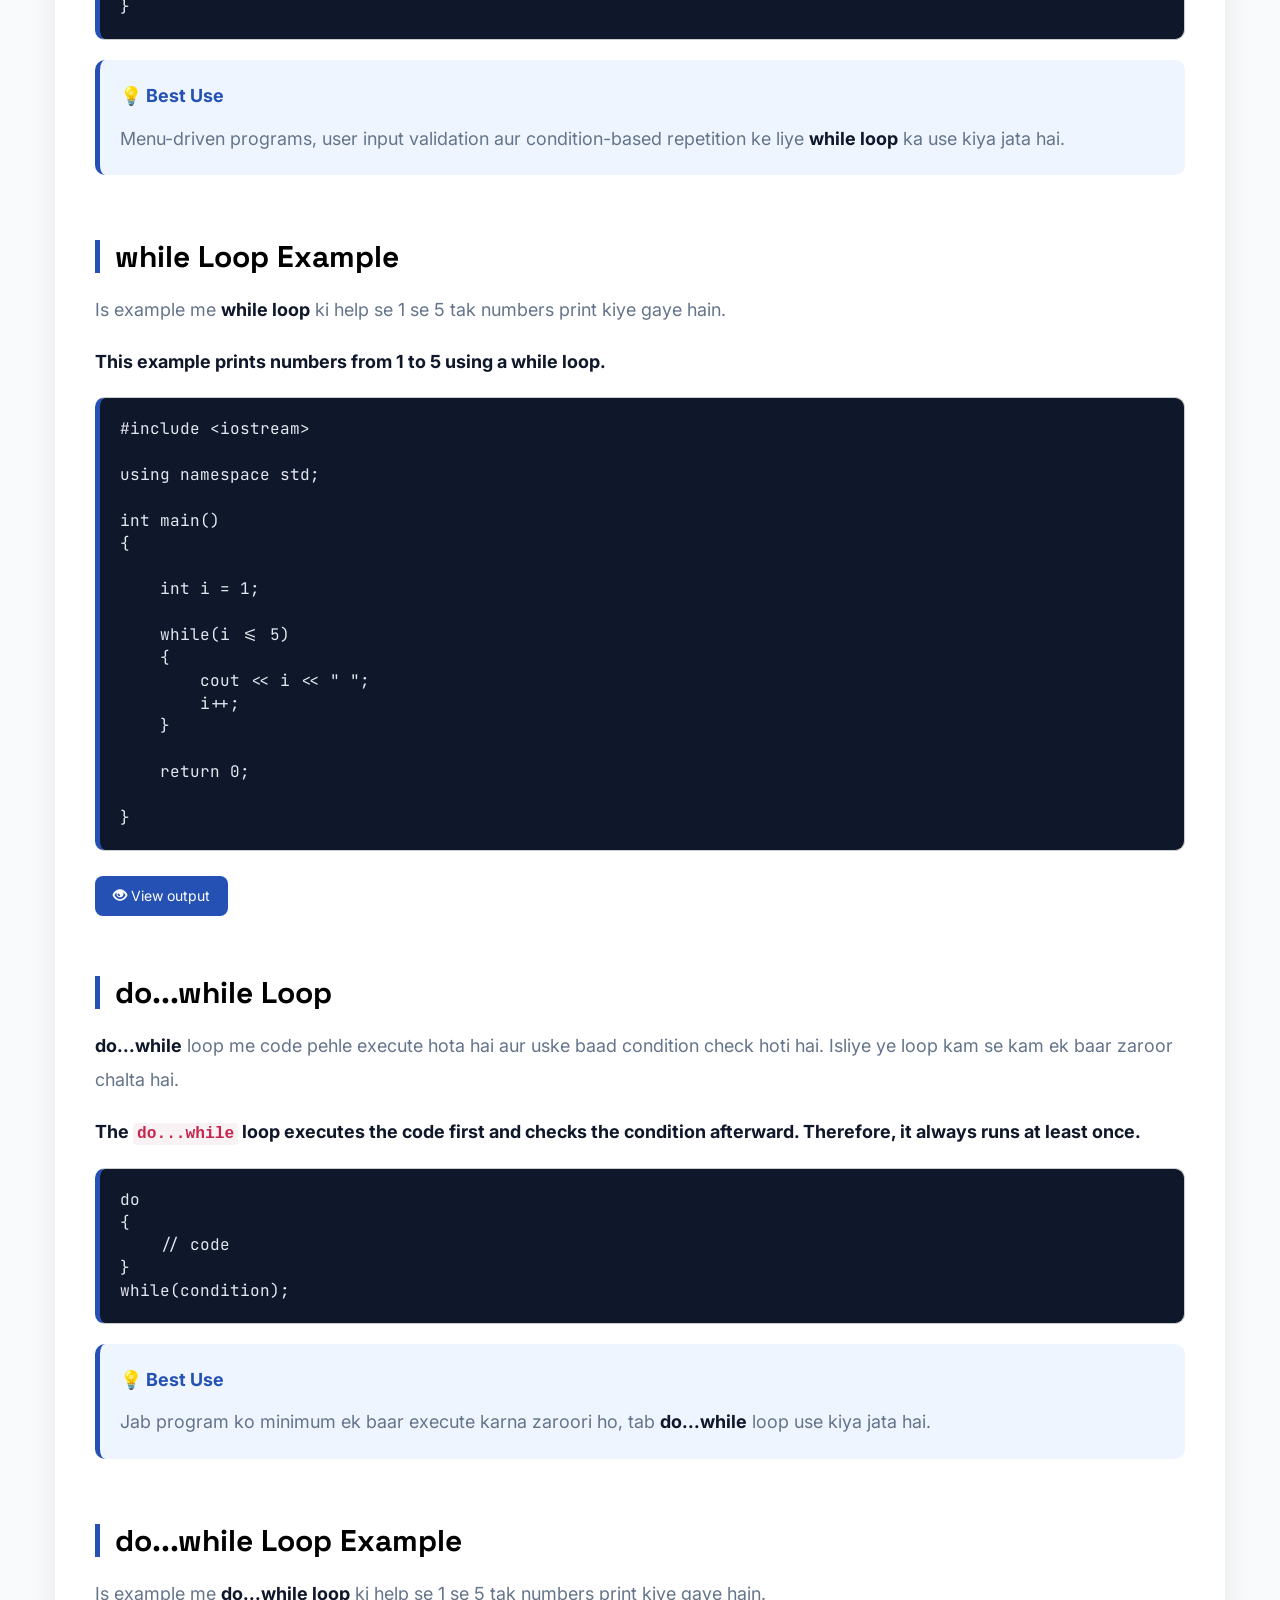
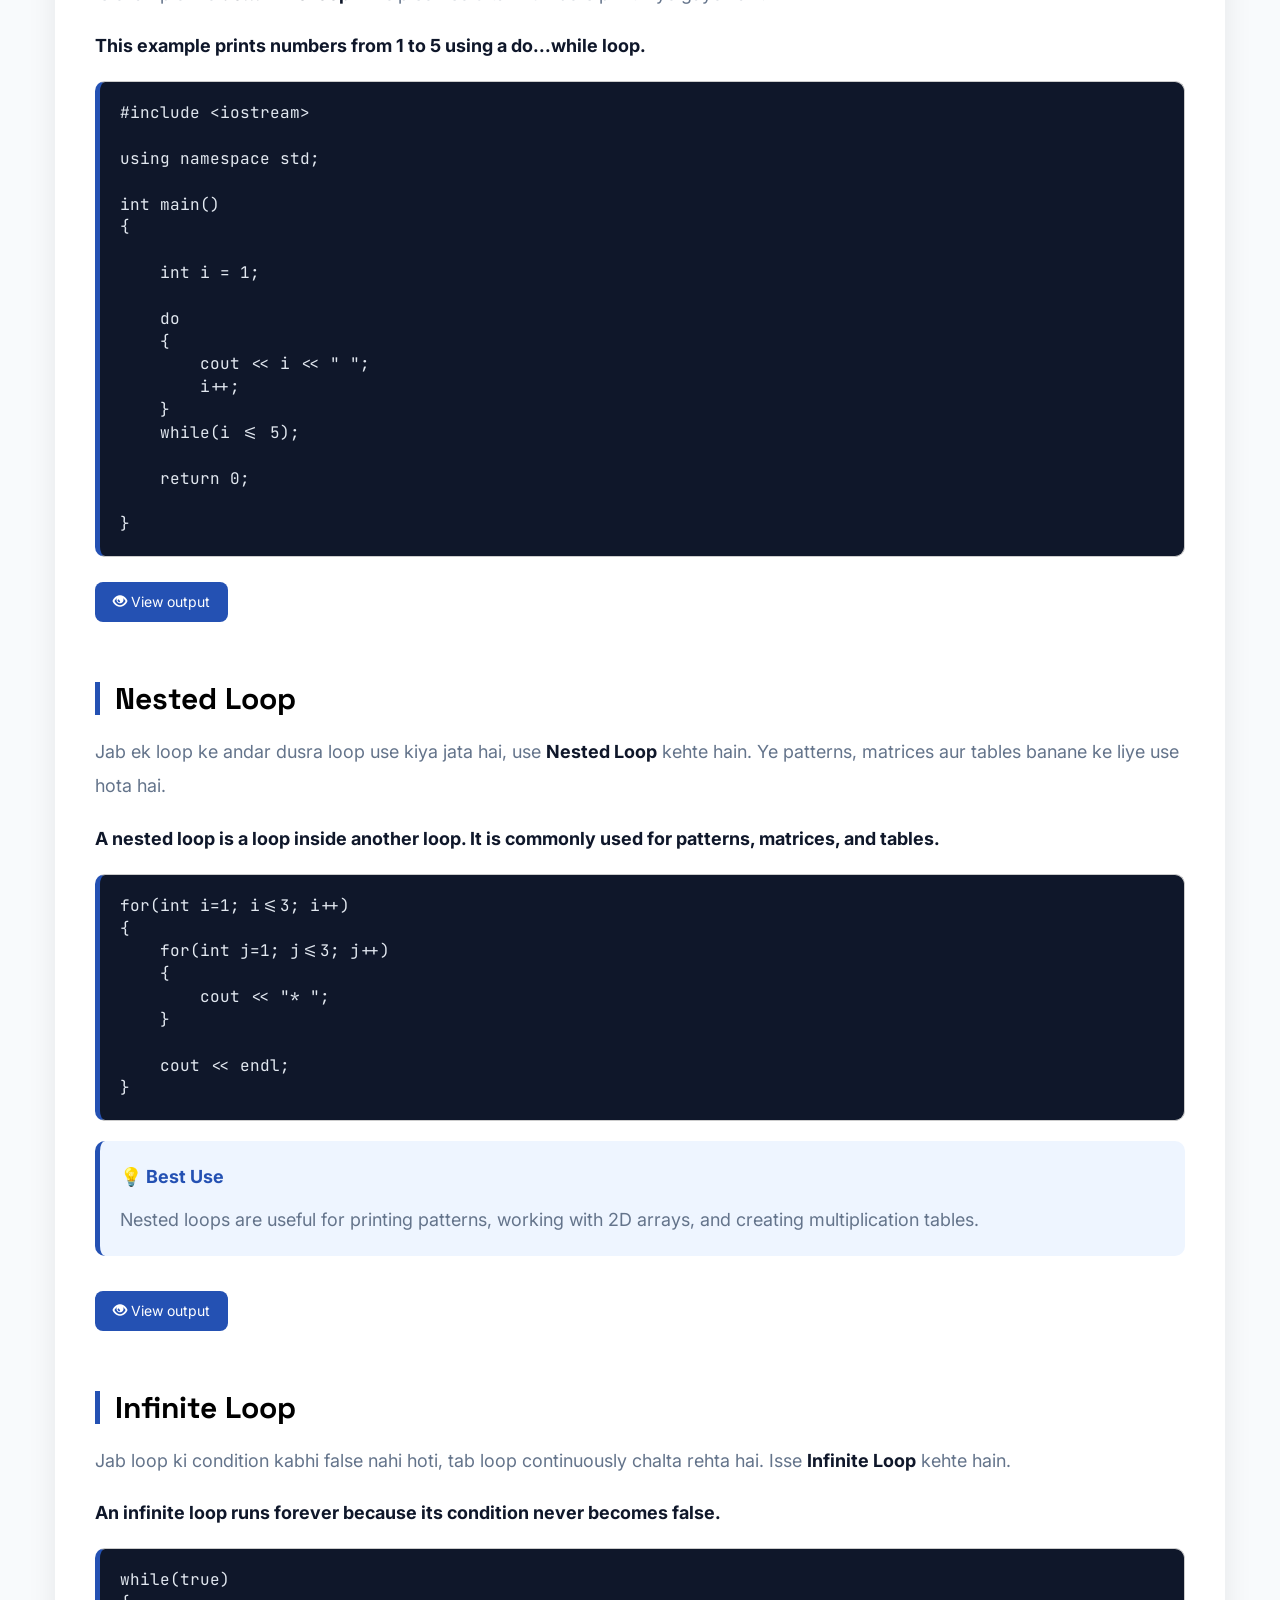
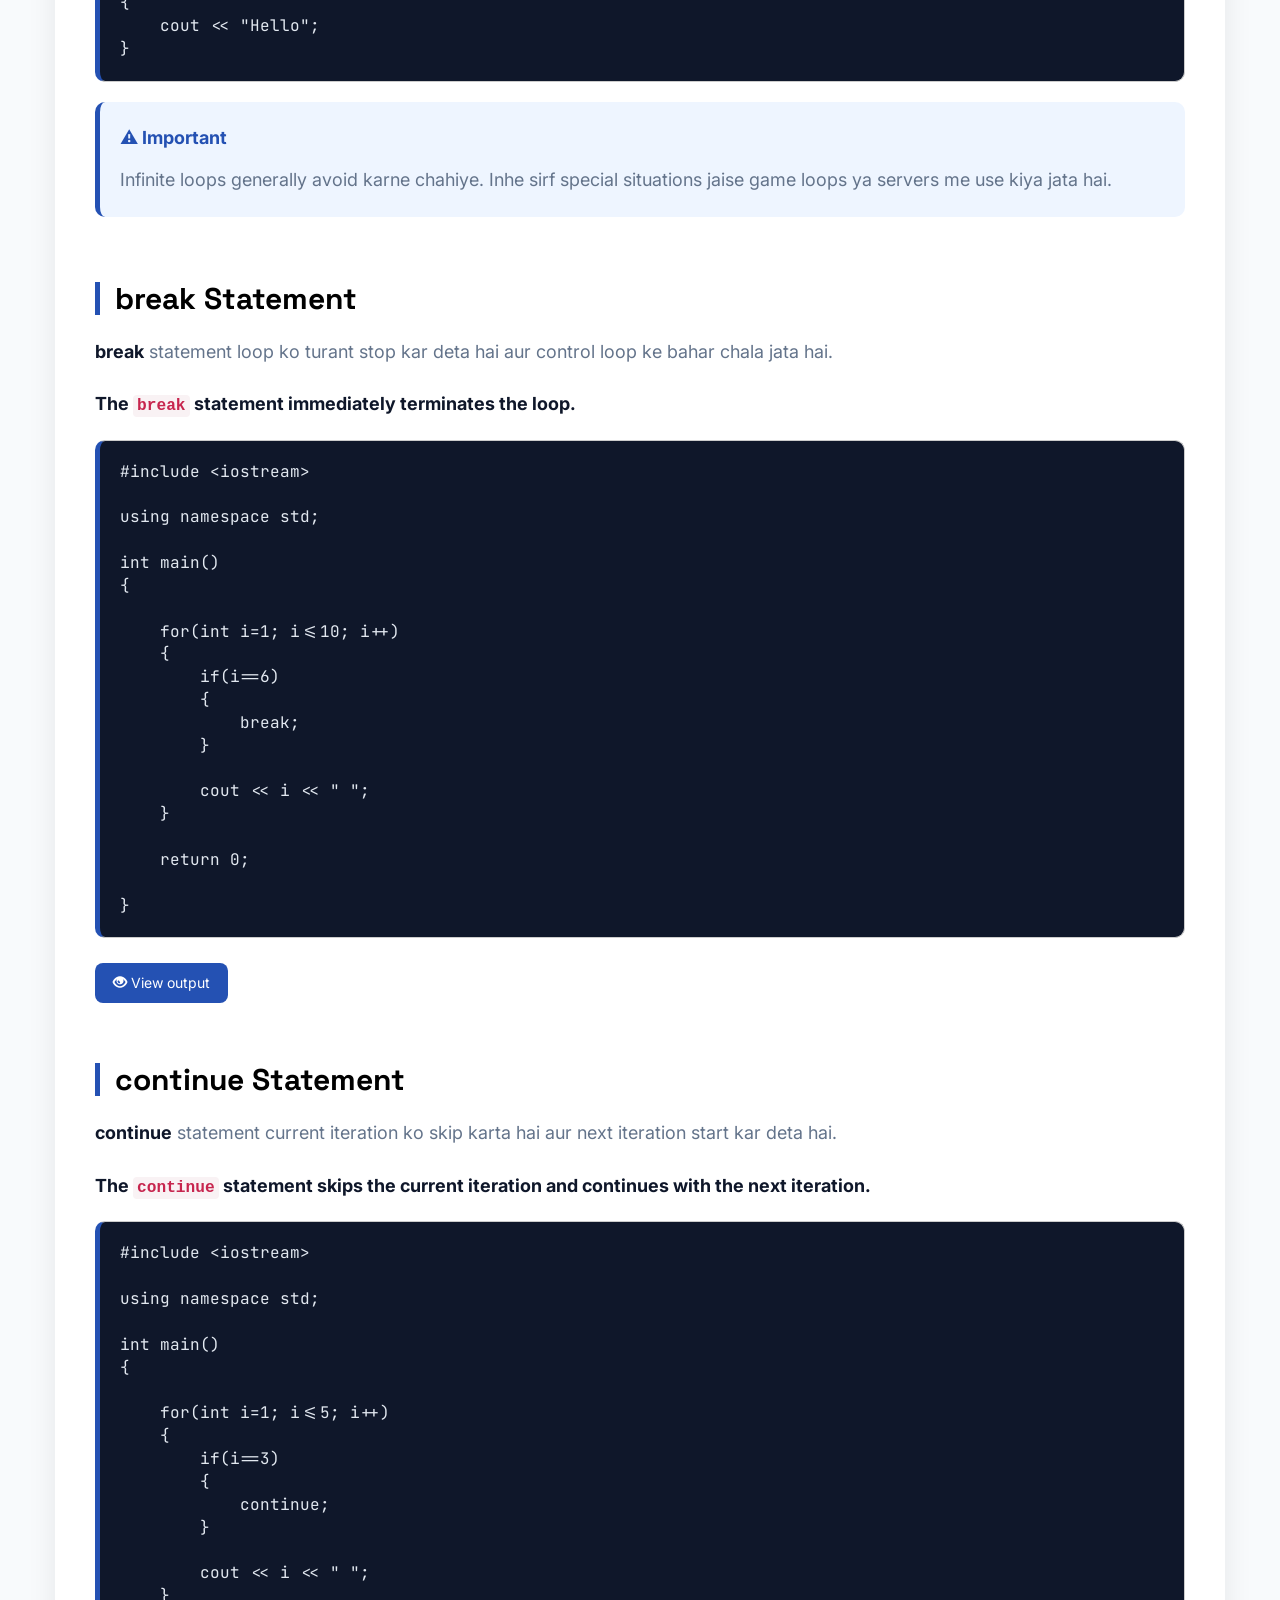
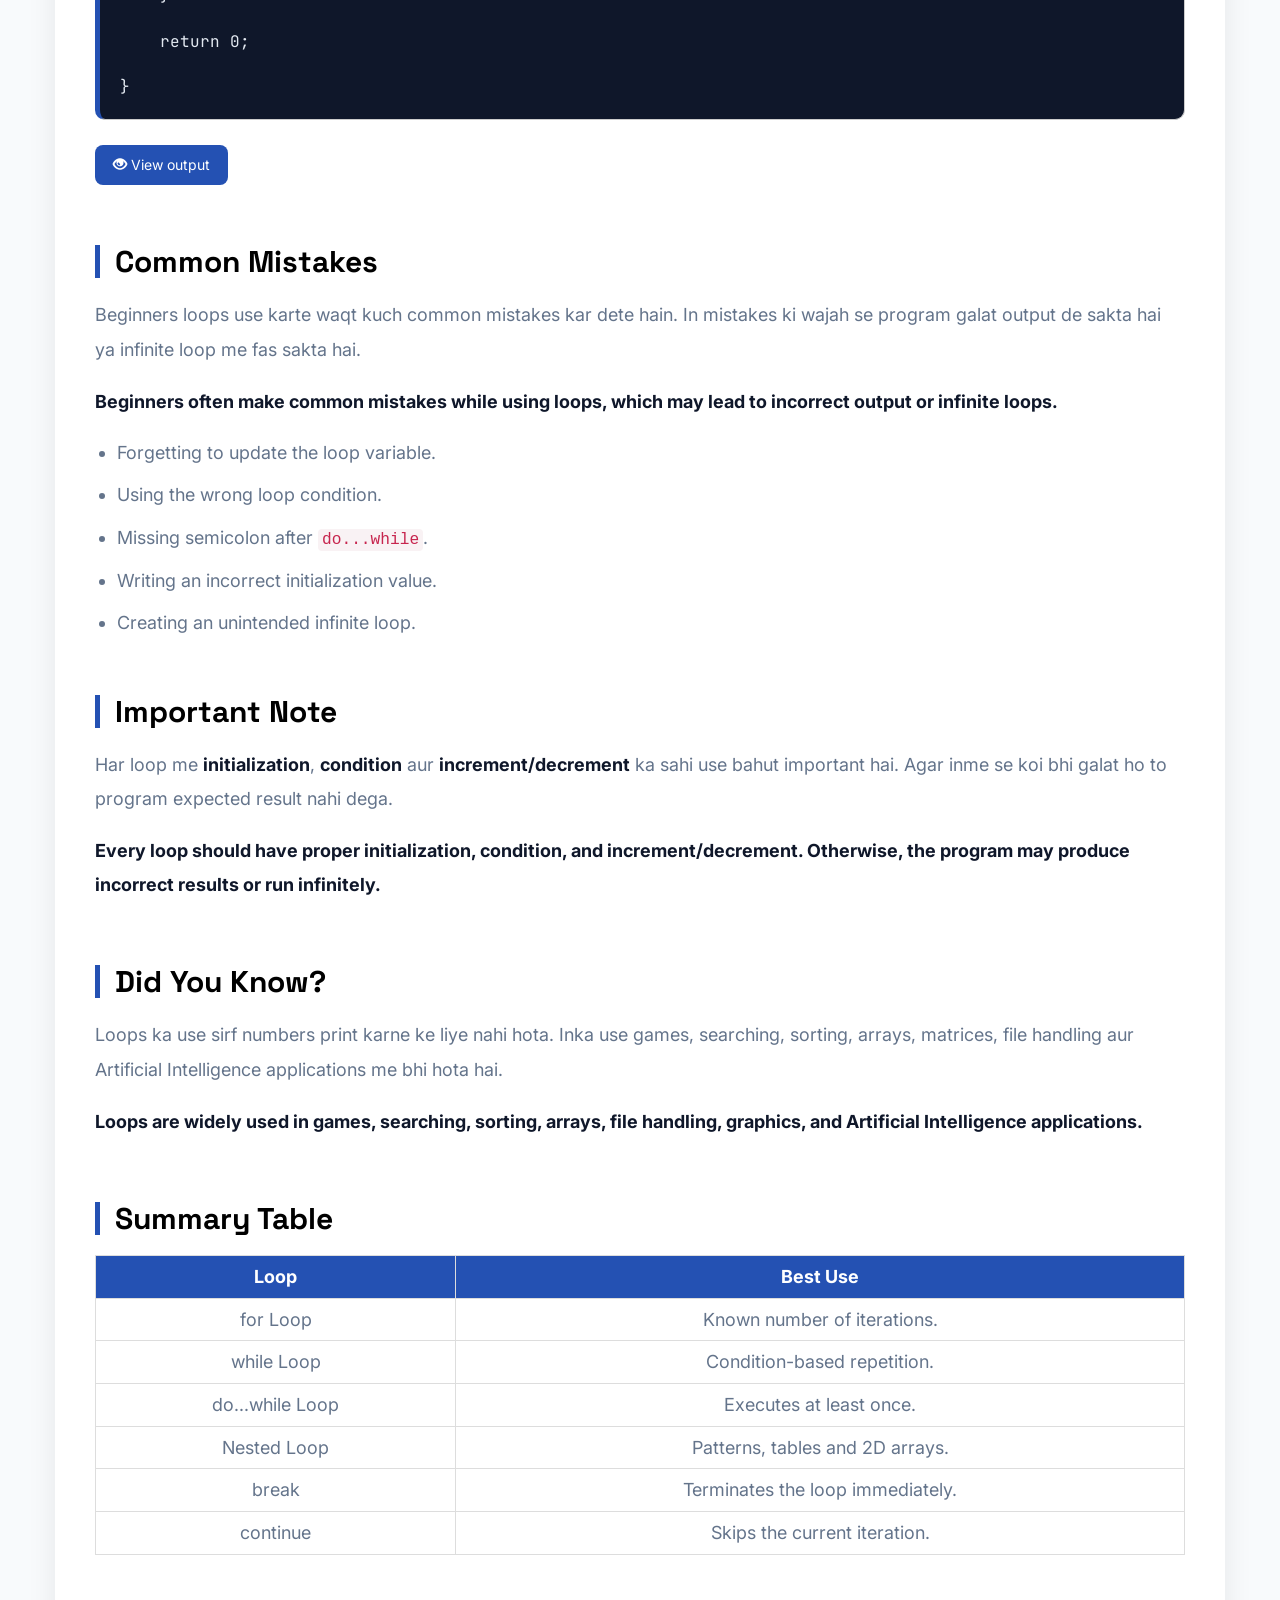
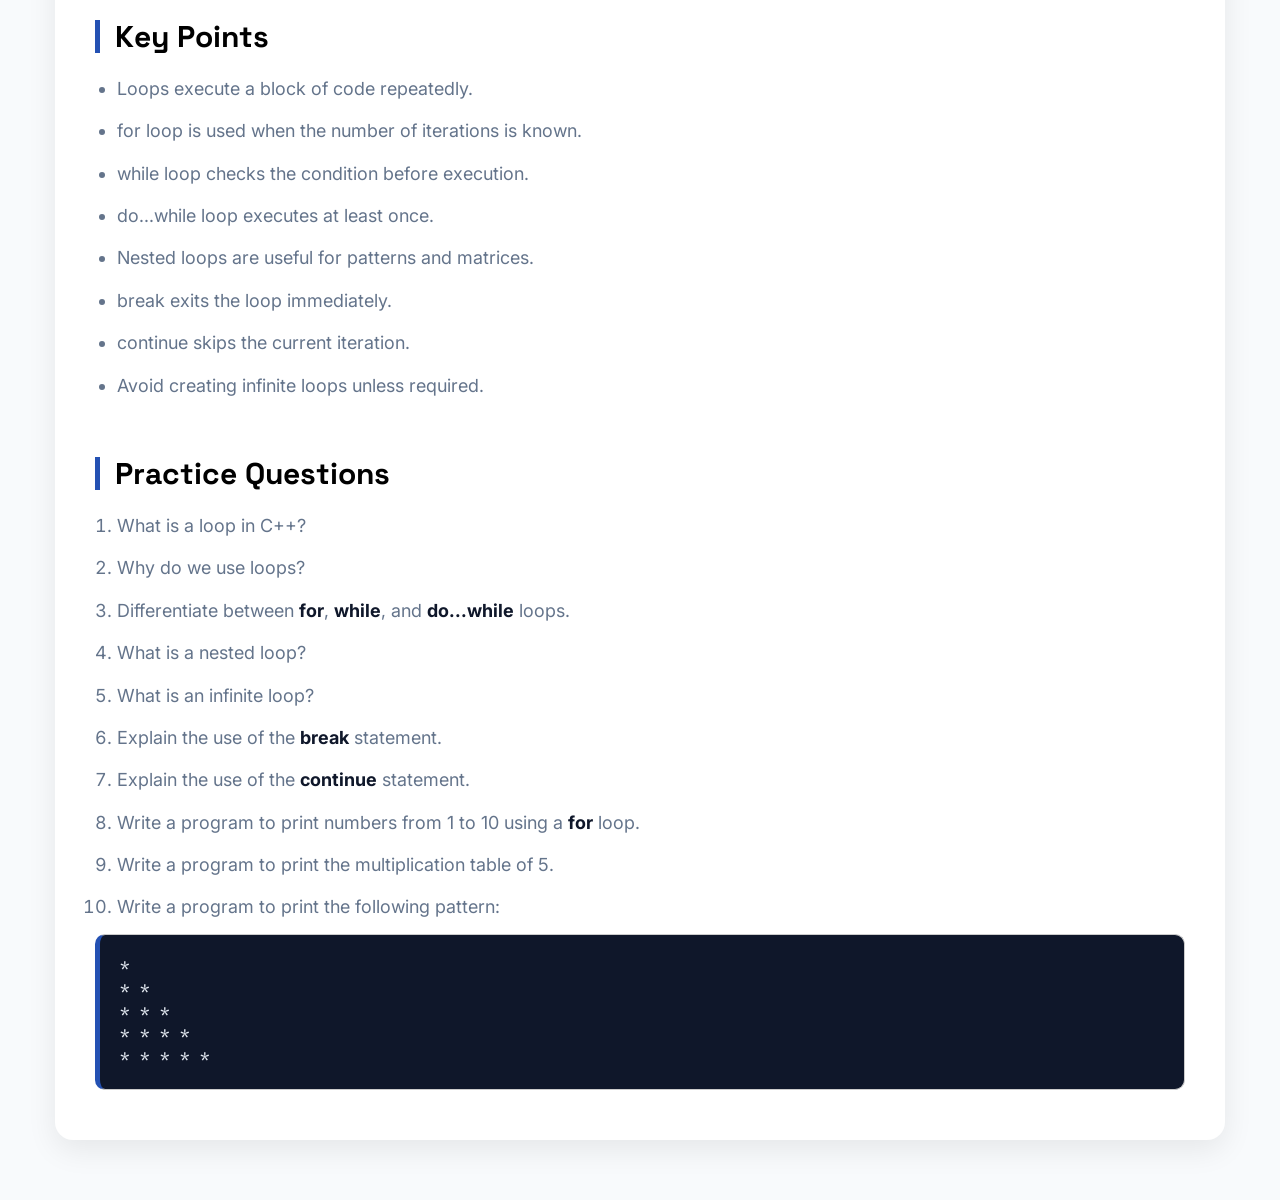
<file: loop.html>
<!DOCTYPE html>
<html lang="en">

<head>

    <meta charset="UTF-8">
    <meta name="viewport" content="width=device-width, initial-scale=1.0">

    <title>Introduction to C++</title>

    <link rel="stylesheet" href="https://maxcdn.bootstrapcdn.com/bootstrap/3.4.1/css/bootstrap.min.css">

    <link rel="stylesheet" href="topics.css">

</head>

<body>
    <div class="section1">
        <div class="container">
            <div class="row">

                <div class="col-lg-12">
                    <h1>LOOPS IN C++</h1>
                </div>

                <div class="col-lg-8">

                    <h4>
                        Loops C++ me kisi statement ya statements ke group ko baar-baar execute karne ke liye use kiye
                        jaate hain. Agar hume same task multiple times perform karna ho, to har baar code likhne ki
                        jagah
                        hum loop ka use karte hain. Isse code chhota, readable aur efficient ban jata hai.
                    </h4>

                    <h4>
                        <b>Loops are used to execute a block of code repeatedly until a specified condition becomes
                            false.
                            They reduce code repetition and make programs more efficient.</b>
                    </h4>

                </div>

                <div class="col-lg-4">

                    <a href="./index.html#topics">
                        <img src="loop5.png" class="img-responsive">
                    </a>

                </div>





                <div class="col-lg-12">

                    <h3>What are Loops?</h3>

                    <h4>
                        Loop ek programming structure hai jo kisi block of code ko tab tak repeat karta hai jab tak di
                        hui
                        condition true rehti hai.
                    </h4>

                    <h4>
                        <b>A loop is a programming structure that repeatedly executes a block of code as long as the
                            given
                            condition is true.</b>
                    </h4>

                    <div class="box">

                        <strong>💡 Real Life Example</strong>

                        <p>

                            Socho teacher ne bola ki apna naam <b>100 baar</b> likho.

                            Agar loop na ho to tumhe 100 baar same statement likhni padegi.

                            Loop ki help se sirf ek baar code likhkar wahi kaam 100 baar kar sakte ho.

                        </p>

                    </div>

                </div>





                <div class="col-lg-12">

                    <h3>Why Do We Use Loops?</h3>

                    <h4>
                        Loops ka use repeated tasks ko automatically perform karne ke liye kiya jata hai. Ye code ko
                        short,
                        fast aur easy banate hain.
                    </h4>

                    <h4>
                        <b>Loops are used to perform repetitive tasks automatically. They reduce code duplication and
                            improve efficiency.</b>
                    </h4>

                    <ul>

                        <li>Avoid writing the same code multiple times.</li>

                        <li>Reduce program length.</li>

                        <li>Improve code readability.</li>

                        <li>Save time and effort.</li>

                        <li>Useful for processing arrays, patterns, and tables.</li>

                    </ul>

                </div>





                <div class="col-lg-12">

                    <h3>Types of Loops</h3>

                    <h4>

                        C++ me mainly teen types ke loops use kiye jaate hain.

                    </h4>

                    <h4>

                        <b>C++ mainly provides three types of loops.</b>

                    </h4>

                    <table class="table table-bordered">

                        <tr>

                            <th>Loop</th>

                            <th>Use</th>

                        </tr>

                        <tr>

                            <td>for Loop</td>

                            <td>When the number of iterations is known.</td>

                        </tr>

                        <tr>

                            <td>while Loop</td>

                            <td>When the condition is checked before execution.</td>

                        </tr>

                        <tr>

                            <td>do...while Loop</td>

                            <td>When the loop should execute at least once.</td>

                        </tr>

                    </table>

                </div>





                <div class="col-lg-12">

                    <h3>for Loop</h3>

                    <h4>

                        <b>for</b> loop tab use kiya jata hai jab hume pehle se pata ho ki loop kitni baar chalega.

                    </h4>

                    <h4>

                        <b>The <code>for</code> loop is used when the number of iterations is known in advance.</b>

                    </h4>

                    <pre>
for(initialization; condition; increment/decrement)
{
    // code
}
</pre>

                    <div class="box">

                        <strong>💡 Best Use</strong>

                        <p>

                            Print tables, numbers, patterns aur fixed number of repetitions ke liye <b>for loop</b>
                            sabse best choice hai.

                        </p>

                    </div>

                </div>
                <div class="col-lg-12">

                    <h3>for Loop Example</h3>

                    <h4>

                        Neeche diya gaya program <b>1 se 5</b> tak numbers print karta hai.

                    </h4>

                    <h4>

                        <b>The following program prints numbers from 1 to 5 using a for loop.</b>

                    </h4>

                    <pre>
#include &lt;iostream&gt;

using namespace std;

int main()
{

    for(int i = 1; i <= 5; i++)
    {
        cout << i << " ";
    }

    return 0;

}
</pre>

                    <a class="btn btn-warning example-btn" data-toggle="collapse" href="#forExample">

                        <span class="glyphicon glyphicon-eye-open"></span>

                        View output

                    </a>

                    <div id="forExample" class="collapse">

                        <div class="output">

                            <b>Output</b>

                            <br><br>

                            1 2 3 4 5

                        </div>

                    </div>

                </div>







                <div class="col-lg-12">

                    <h3>while Loop</h3>

                    <h4>

                        <b>while</b> loop tab use kiya jata hai jab hume pehle se nahi pata hota ki loop kitni baar
                        chalega. Ye har iteration se pehle condition check karta hai.

                    </h4>

                    <h4>

                        <b>The <code>while</code> loop is used when the number of iterations is unknown. It checks the
                            condition before executing the loop body.</b>

                    </h4>

                    <pre>
while(condition)
{
    // code
}
</pre>

                    <div class="box">

                        <strong>💡 Best Use</strong>

                        <p>

                            Menu-driven programs, user input validation aur condition-based repetition ke liye <b>while
                                loop</b> ka use kiya jata hai.

                        </p>

                    </div>

                </div>







                <div class="col-lg-12">

                    <h3>while Loop Example</h3>

                    <h4>

                        Is example me <b>while loop</b> ki help se 1 se 5 tak numbers print kiye gaye hain.

                    </h4>

                    <h4>

                        <b>This example prints numbers from 1 to 5 using a while loop.</b>

                    </h4>

                    <pre>
#include &lt;iostream&gt;

using namespace std;

int main()
{

    int i = 1;

    while(i <= 5)
    {
        cout << i << " ";
        i++;
    }

    return 0;

}
</pre>

                    <a class="btn btn-warning example-btn" data-toggle="collapse" href="#whileExample">

                        <span class="glyphicon glyphicon-eye-open"></span>

                        View output

                    </a>

                    <div id="whileExample" class="collapse">

                        <div class="output">

                            <b>Output</b>

                            <br><br>

                            1 2 3 4 5

                        </div>

                    </div>

                </div>







                <div class="col-lg-12">

                    <h3>do...while Loop</h3>

                    <h4>

                        <b>do...while</b> loop me code pehle execute hota hai aur uske baad condition check hoti hai.
                        Isliye ye loop kam se kam ek baar zaroor chalta hai.

                    </h4>

                    <h4>

                        <b>The <code>do...while</code> loop executes the code first and checks the condition afterward.
                            Therefore, it always runs at least once.</b>

                    </h4>

                    <pre>
do
{
    // code
}
while(condition);
</pre>

                    <div class="box">

                        <strong>💡 Best Use</strong>

                        <p>

                            Jab program ko minimum ek baar execute karna zaroori ho, tab <b>do...while</b> loop use kiya
                            jata hai.

                        </p>

                    </div>

                </div>







                <div class="col-lg-12">

                    <h3>do...while Loop Example</h3>

                    <h4>

                        Is example me <b>do...while loop</b> ki help se 1 se 5 tak numbers print kiye gaye hain.

                    </h4>

                    <h4>

                        <b>This example prints numbers from 1 to 5 using a do...while loop.</b>

                    </h4>

                    <pre>
#include &lt;iostream&gt;

using namespace std;

int main()
{

    int i = 1;

    do
    {
        cout << i << " ";
        i++;
    }
    while(i <= 5);

    return 0;

}
</pre>

                    <a class="btn btn-warning example-btn" data-toggle="collapse" href="#dowhileExample">

                        <span class="glyphicon glyphicon-eye-open"></span>

                        View output

                    </a>

                    <div id="dowhileExample" class="collapse">

                        <div class="output">

                            <b>Output</b>

                            <br><br>

                            1 2 3 4 5

                        </div>

                    </div>

                </div>
                <div class="col-lg-12">

                    <h3>Nested Loop</h3>

                    <h4>
                        Jab ek loop ke andar dusra loop use kiya jata hai, use <b>Nested Loop</b> kehte hain. Ye
                        patterns, matrices aur
                        tables banane ke liye use hota hai.
                    </h4>

                    <h4>
                        <b>A nested loop is a loop inside another loop. It is commonly used for patterns, matrices, and
                            tables.</b>
                    </h4>

                    <pre>
for(int i=1; i<=3; i++)
{
    for(int j=1; j<=3; j++)
    {
        cout << "* ";
    }

    cout << endl;
}
</pre>

                    <div class="box">

                        <strong>💡 Best Use</strong>

                        <p>

                            Nested loops are useful for printing patterns, working with 2D arrays, and creating
                            multiplication tables.

                        </p>

                    </div>

                    <a class="btn btn-warning example-btn" data-toggle="collapse" href="#nestedExample">

                        <span class="glyphicon glyphicon-eye-open"></span>

                        View output

                    </a>

                    <div id="nestedExample" class="collapse">

                        <div class="output">

                            <b>Output</b>

                            <br><br>

                            * * *

                            <br>

                            * * *

                            <br>

                            * * *

                        </div>

                    </div>

                </div>







                <div class="col-lg-12">

                    <h3>Infinite Loop</h3>

                    <h4>

                        Jab loop ki condition kabhi false nahi hoti, tab loop continuously chalta rehta hai. Isse
                        <b>Infinite Loop</b> kehte hain.

                    </h4>

                    <h4>

                        <b>An infinite loop runs forever because its condition never becomes false.</b>

                    </h4>

                    <pre>
while(true)
{
    cout << "Hello";
}
</pre>

                    <div class="box">

                        <strong>⚠ Important</strong>

                        <p>

                            Infinite loops generally avoid karne chahiye. Inhe sirf special situations jaise game loops
                            ya servers me use kiya jata hai.

                        </p>

                    </div>

                </div>







                <div class="col-lg-12">

                    <h3>break Statement</h3>

                    <h4>

                        <b>break</b> statement loop ko turant stop kar deta hai aur control loop ke bahar chala jata
                        hai.

                    </h4>

                    <h4>

                        <b>The <code>break</code> statement immediately terminates the loop.</b>

                    </h4>

                    <pre>
#include &lt;iostream&gt;

using namespace std;

int main()
{

    for(int i=1; i<=10; i++)
    {
        if(i==6)
        {
            break;
        }

        cout << i << " ";
    }

    return 0;

}
</pre>

                    <a class="btn btn-warning example-btn" data-toggle="collapse" href="#breakExample">

                        <span class="glyphicon glyphicon-eye-open"></span>

                        View output

                    </a>

                    <div id="breakExample" class="collapse">

                        <div class="output">

                            <b>Output</b>

                            <br><br>

                            1 2 3 4 5

                        </div>

                    </div>

                </div>







                <div class="col-lg-12">

                    <h3>continue Statement</h3>

                    <h4>

                        <b>continue</b> statement current iteration ko skip karta hai aur next iteration start kar deta
                        hai.

                    </h4>

                    <h4>

                        <b>The <code>continue</code> statement skips the current iteration and continues with the next
                            iteration.</b>

                    </h4>

                    <pre>
#include &lt;iostream&gt;

using namespace std;

int main()
{

    for(int i=1; i<=5; i++)
    {
        if(i==3)
        {
            continue;
        }

        cout << i << " ";
    }

    return 0;

}
</pre>

                    <a class="btn btn-warning example-btn" data-toggle="collapse" href="#continueExample">

                        <span class="glyphicon glyphicon-eye-open"></span>

                        View output

                    </a>

                    <div id="continueExample" class="collapse">

                        <div class="output">

                            <b>Output</b>

                            <br><br>

                            1 2 4 5

                        </div>

                    </div>

                </div>
                <div class="col-lg-12">

                    <h3>Common Mistakes</h3>

                    <h4>

                        Beginners loops use karte waqt kuch common mistakes kar dete hain. In mistakes ki wajah se
                        program galat output de sakta hai ya infinite loop me fas sakta hai.

                    </h4>

                    <h4>

                        <b>Beginners often make common mistakes while using loops, which may lead to incorrect output or
                            infinite loops.</b>

                    </h4>

                    <ul>

                        <li>Forgetting to update the loop variable.</li>

                        <li>Using the wrong loop condition.</li>

                        <li>Missing semicolon after <code>do...while</code>.</li>

                        <li>Writing an incorrect initialization value.</li>

                        <li>Creating an unintended infinite loop.</li>

                    </ul>

                </div>







                <div class="col-lg-12">

                    <h3>Important Note</h3>

                    <h4>

                        Har loop me <b>initialization</b>, <b>condition</b> aur <b>increment/decrement</b> ka sahi use
                        bahut important hai. Agar inme se koi bhi galat ho to program expected result nahi dega.

                    </h4>

                    <h4>

                        <b>Every loop should have proper initialization, condition, and increment/decrement. Otherwise,
                            the program may produce incorrect results or run infinitely.</b>

                    </h4>

                </div>







                <div class="col-lg-12">

                    <h3>Did You Know?</h3>

                    <h4>

                        Loops ka use sirf numbers print karne ke liye nahi hota. Inka use games, searching, sorting,
                        arrays, matrices, file handling aur Artificial Intelligence applications me bhi hota hai.

                    </h4>

                    <h4>

                        <b>Loops are widely used in games, searching, sorting, arrays, file handling, graphics, and
                            Artificial Intelligence applications.</b>

                    </h4>

                </div>







                <div class="col-lg-12">

                    <h3>Summary Table</h3>

                    <table class="table table-bordered">

                        <tr>

                            <th>Loop</th>

                            <th>Best Use</th>

                        </tr>

                        <tr>

                            <td>for Loop</td>

                            <td>Known number of iterations.</td>

                        </tr>

                        <tr>

                            <td>while Loop</td>

                            <td>Condition-based repetition.</td>

                        </tr>

                        <tr>

                            <td>do...while Loop</td>

                            <td>Executes at least once.</td>

                        </tr>

                        <tr>

                            <td>Nested Loop</td>

                            <td>Patterns, tables and 2D arrays.</td>

                        </tr>

                        <tr>

                            <td>break</td>

                            <td>Terminates the loop immediately.</td>

                        </tr>

                        <tr>

                            <td>continue</td>

                            <td>Skips the current iteration.</td>

                        </tr>

                    </table>

                </div>







                <div class="col-lg-12">

                    <h3>Key Points</h3>

                    <ul>

                        <li>Loops execute a block of code repeatedly.</li>

                        <li>for loop is used when the number of iterations is known.</li>

                        <li>while loop checks the condition before execution.</li>

                        <li>do...while loop executes at least once.</li>

                        <li>Nested loops are useful for patterns and matrices.</li>

                        <li>break exits the loop immediately.</li>

                        <li>continue skips the current iteration.</li>

                        <li>Avoid creating infinite loops unless required.</li>

                    </ul>

                </div>







                <div class="col-lg-12">

                    <h3>Practice Questions</h3>

                    <ol>

                        <li>What is a loop in C++?</li>

                        <li>Why do we use loops?</li>

                        <li>Differentiate between <b>for</b>, <b>while</b>, and <b>do...while</b> loops.</li>

                        <li>What is a nested loop?</li>

                        <li>What is an infinite loop?</li>

                        <li>Explain the use of the <b>break</b> statement.</li>

                        <li>Explain the use of the <b>continue</b> statement.</li>

                        <li>Write a program to print numbers from 1 to 10 using a <b>for</b> loop.</li>

                        <li>Write a program to print the multiplication table of 5.</li>

                        <li>Write a program to print the following pattern:</li>

                    </ol>

                    <pre>
*
* *
* * *
* * * *
* * * * *
</pre>

                </div>

            </div>

        </div>

    </div>
    <a href="index.html#topics" class="home-btn">
        <span class="glyphicon glyphicon-home"></span>
    </a>

    <!-- jQuery library -->
    <script src="https://ajax.googleapis.com/ajax/libs/jquery/3.7.1/jquery.min.js"></script>

    <!-- Latest compiled JavaScript -->
    <script src="https://maxcdn.bootstrapcdn.com/bootstrap/3.4.1/js/bootstrap.min.js"></script>

</body>

</html>
</file>
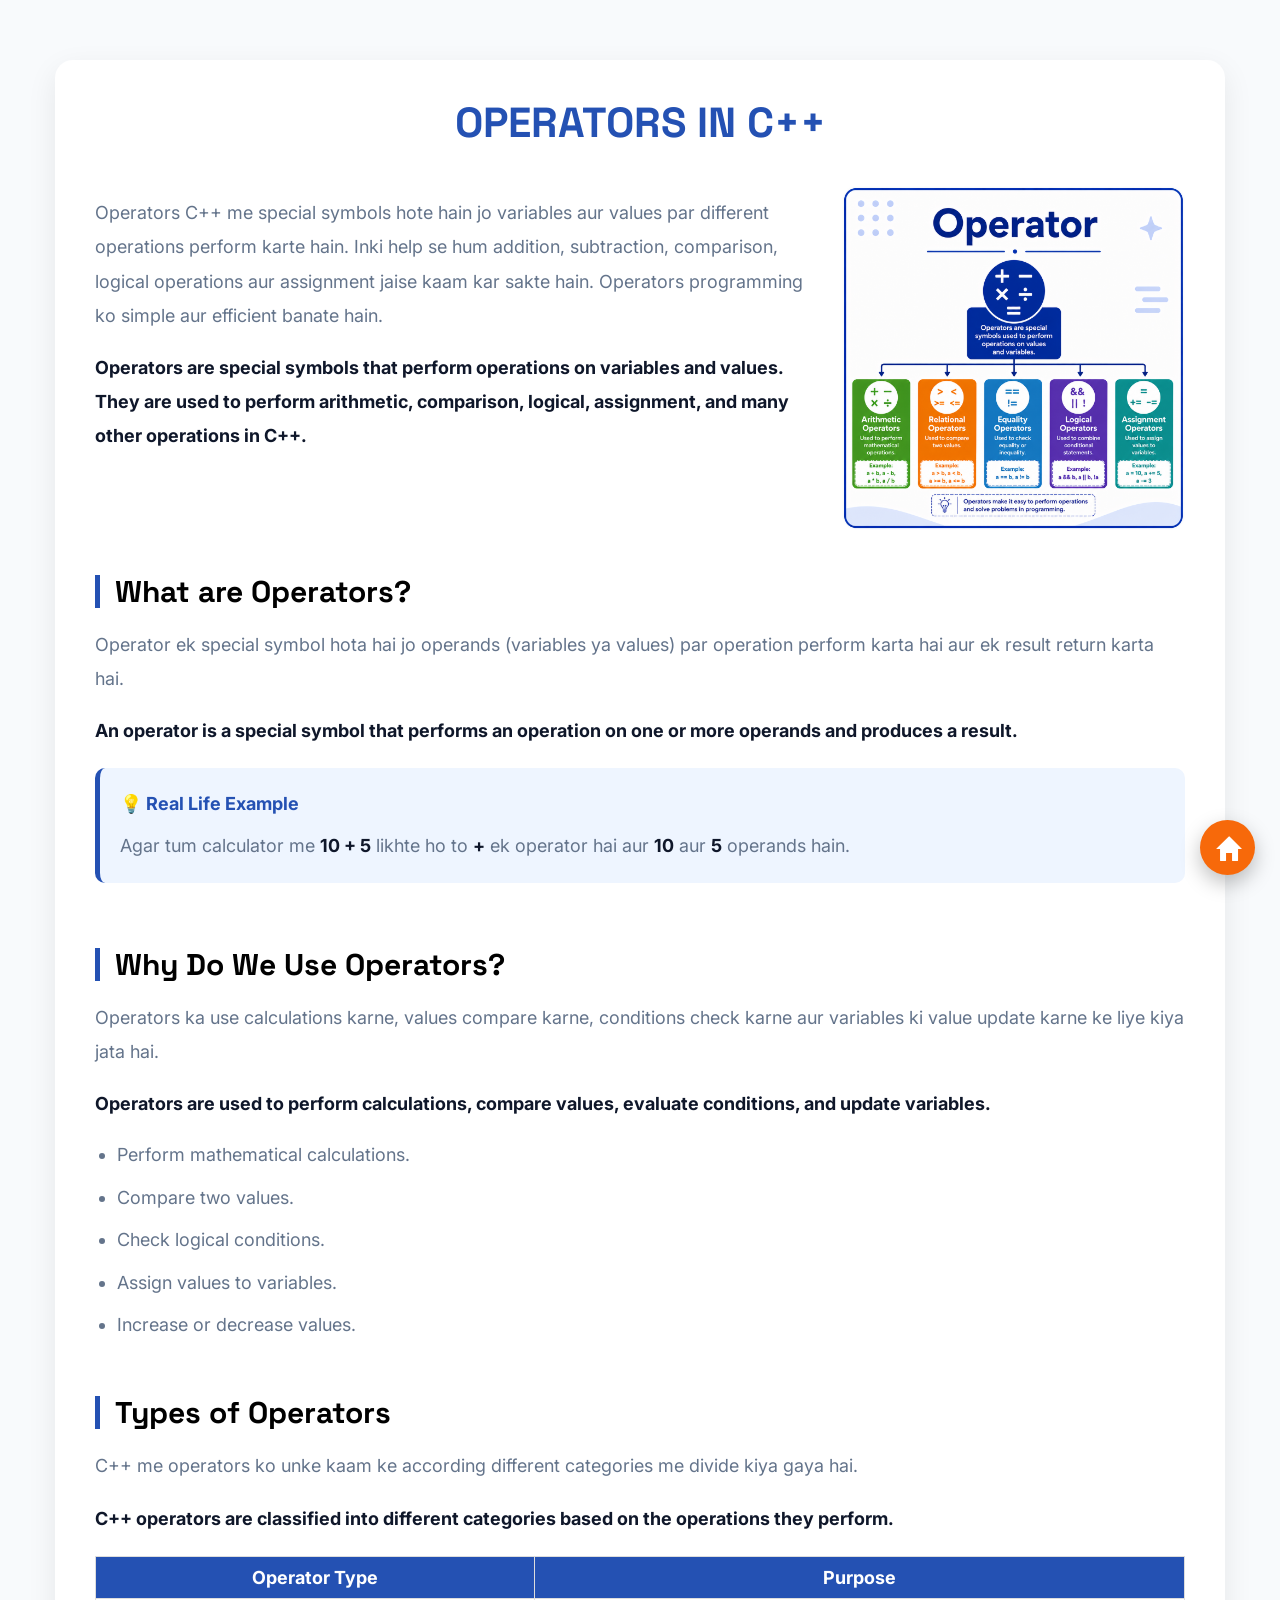
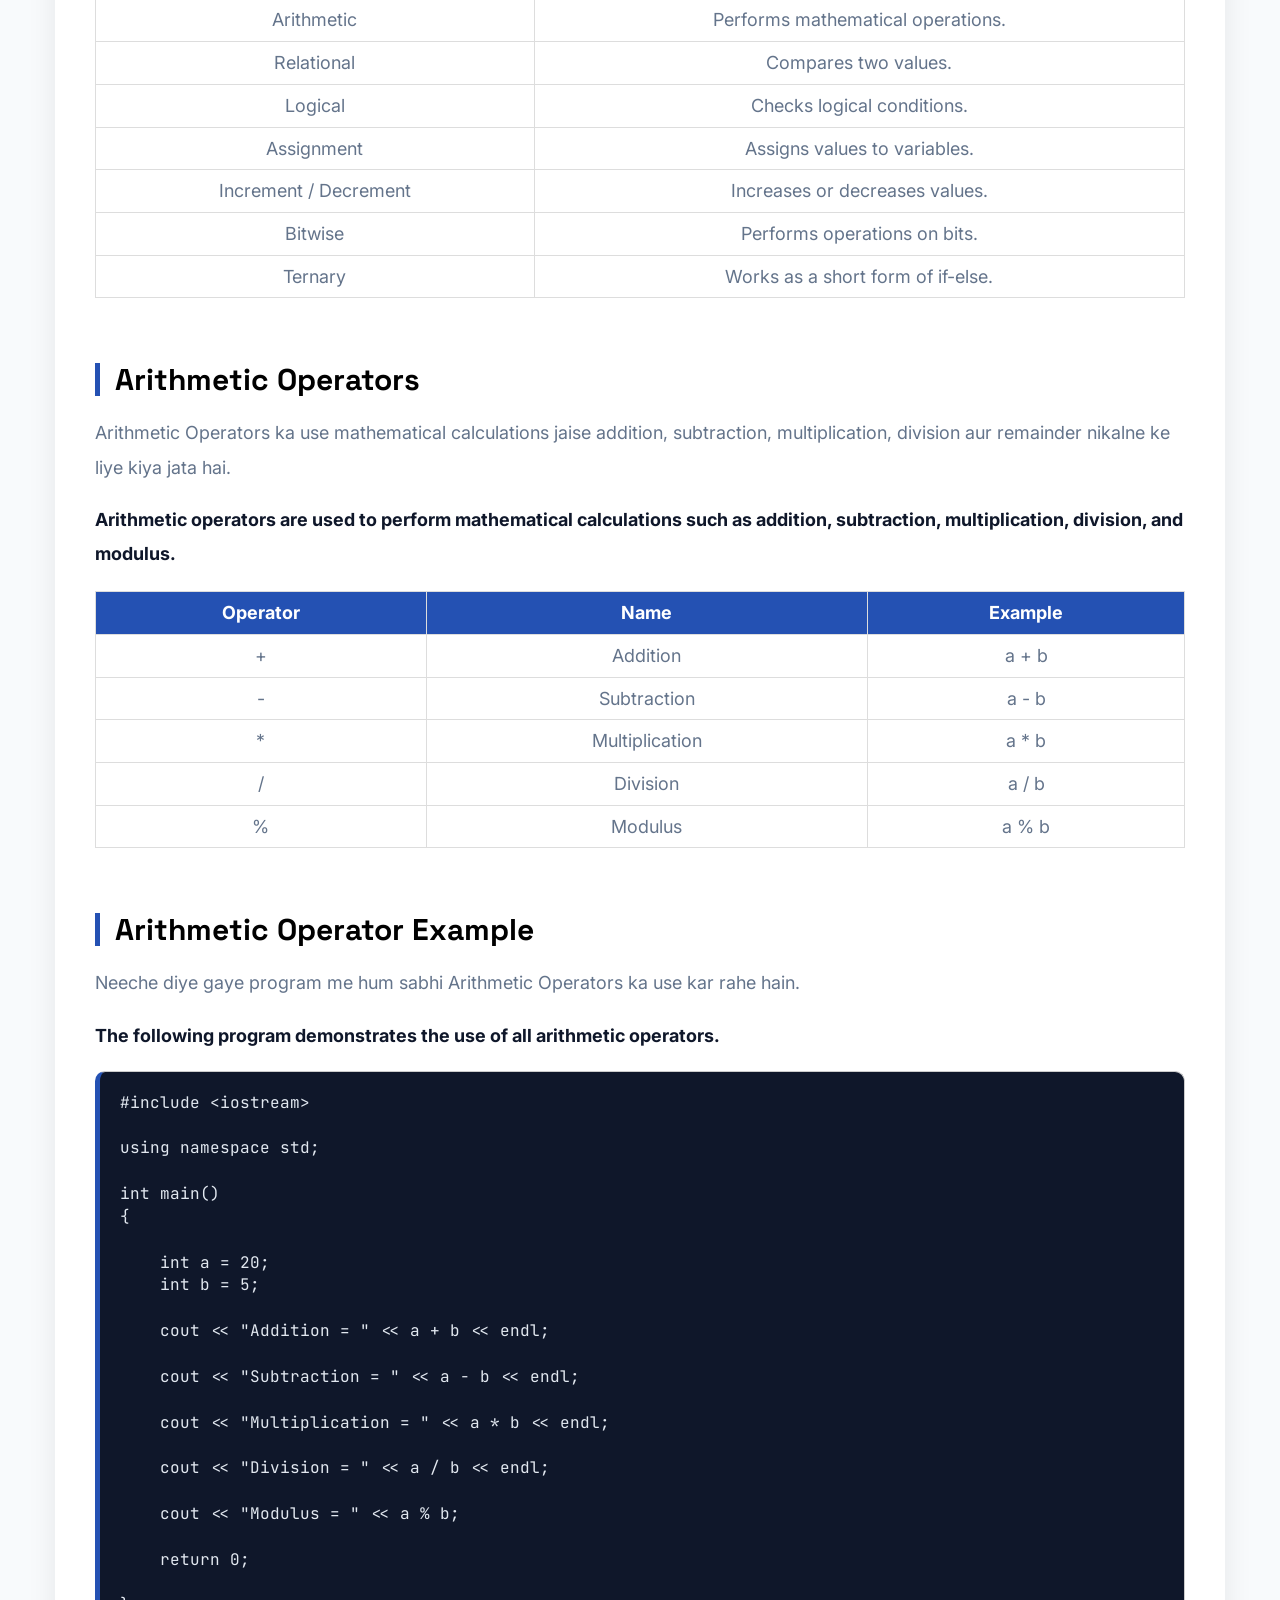
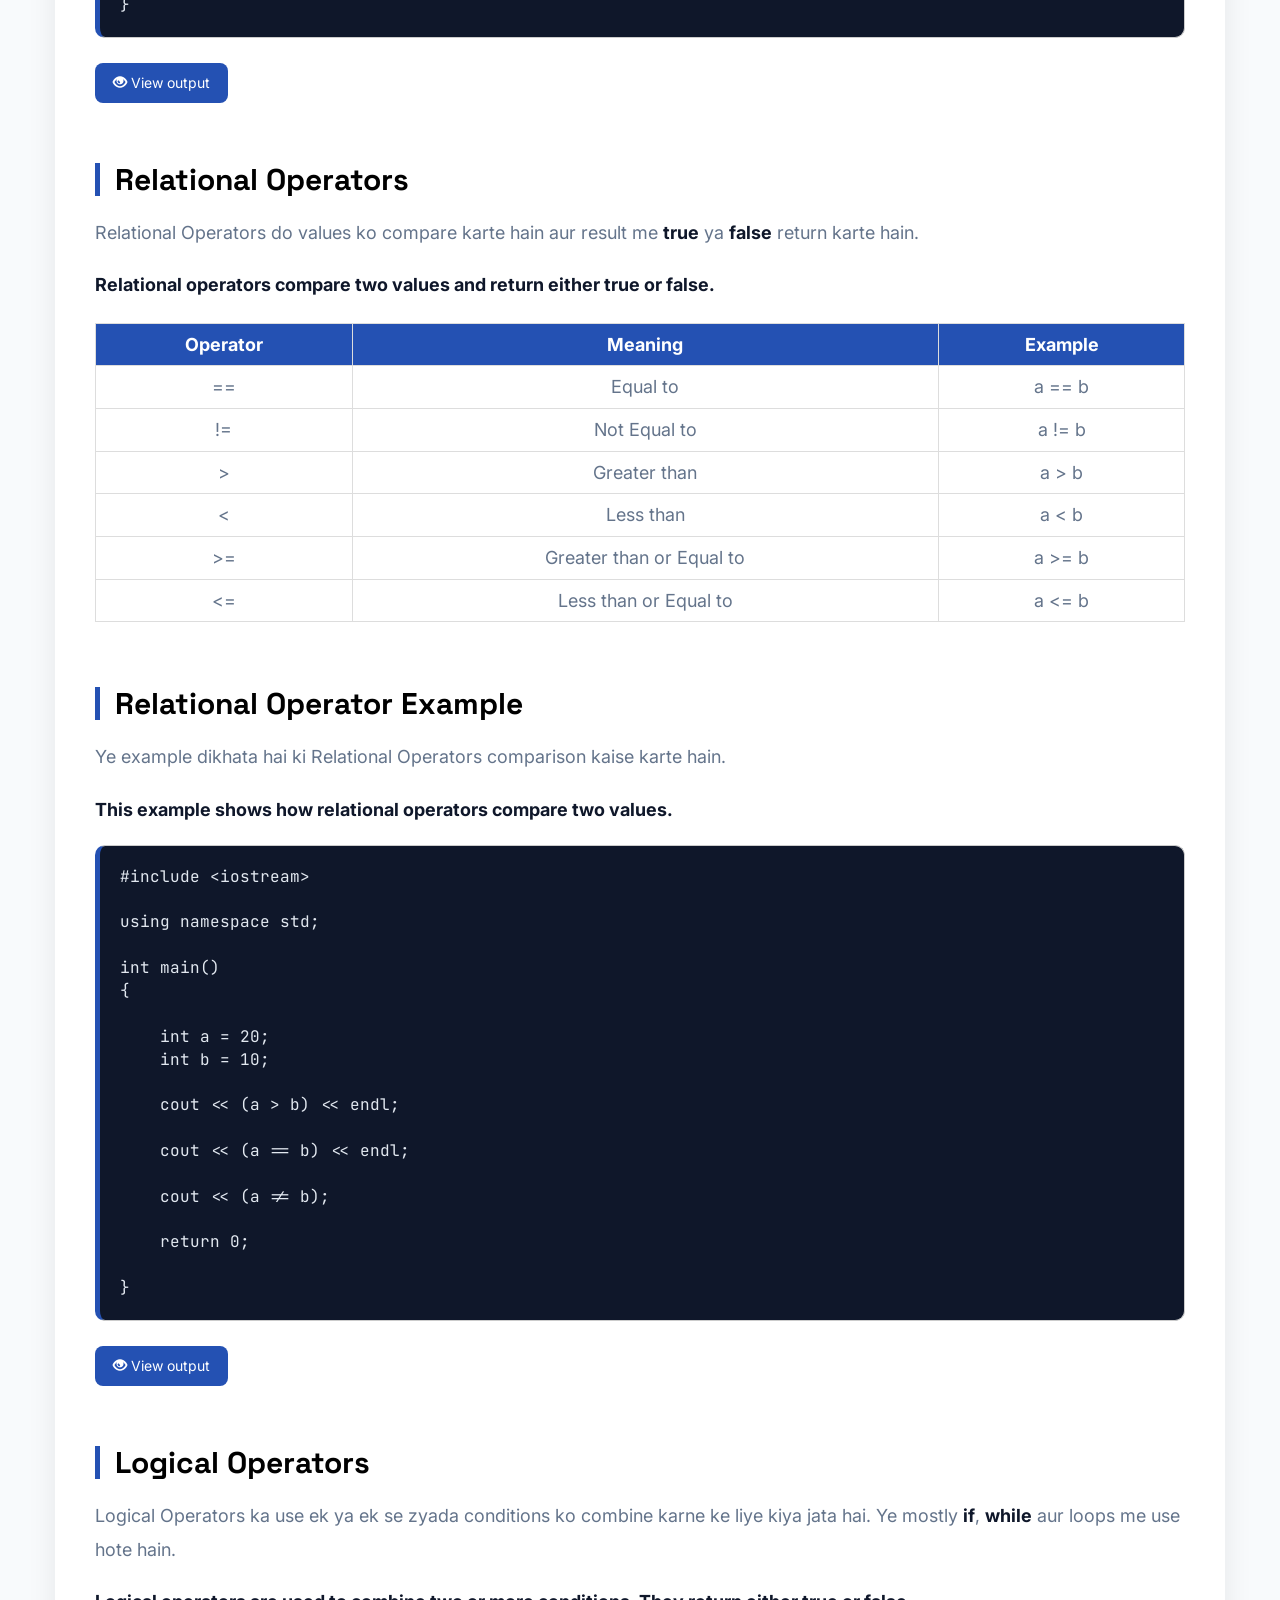
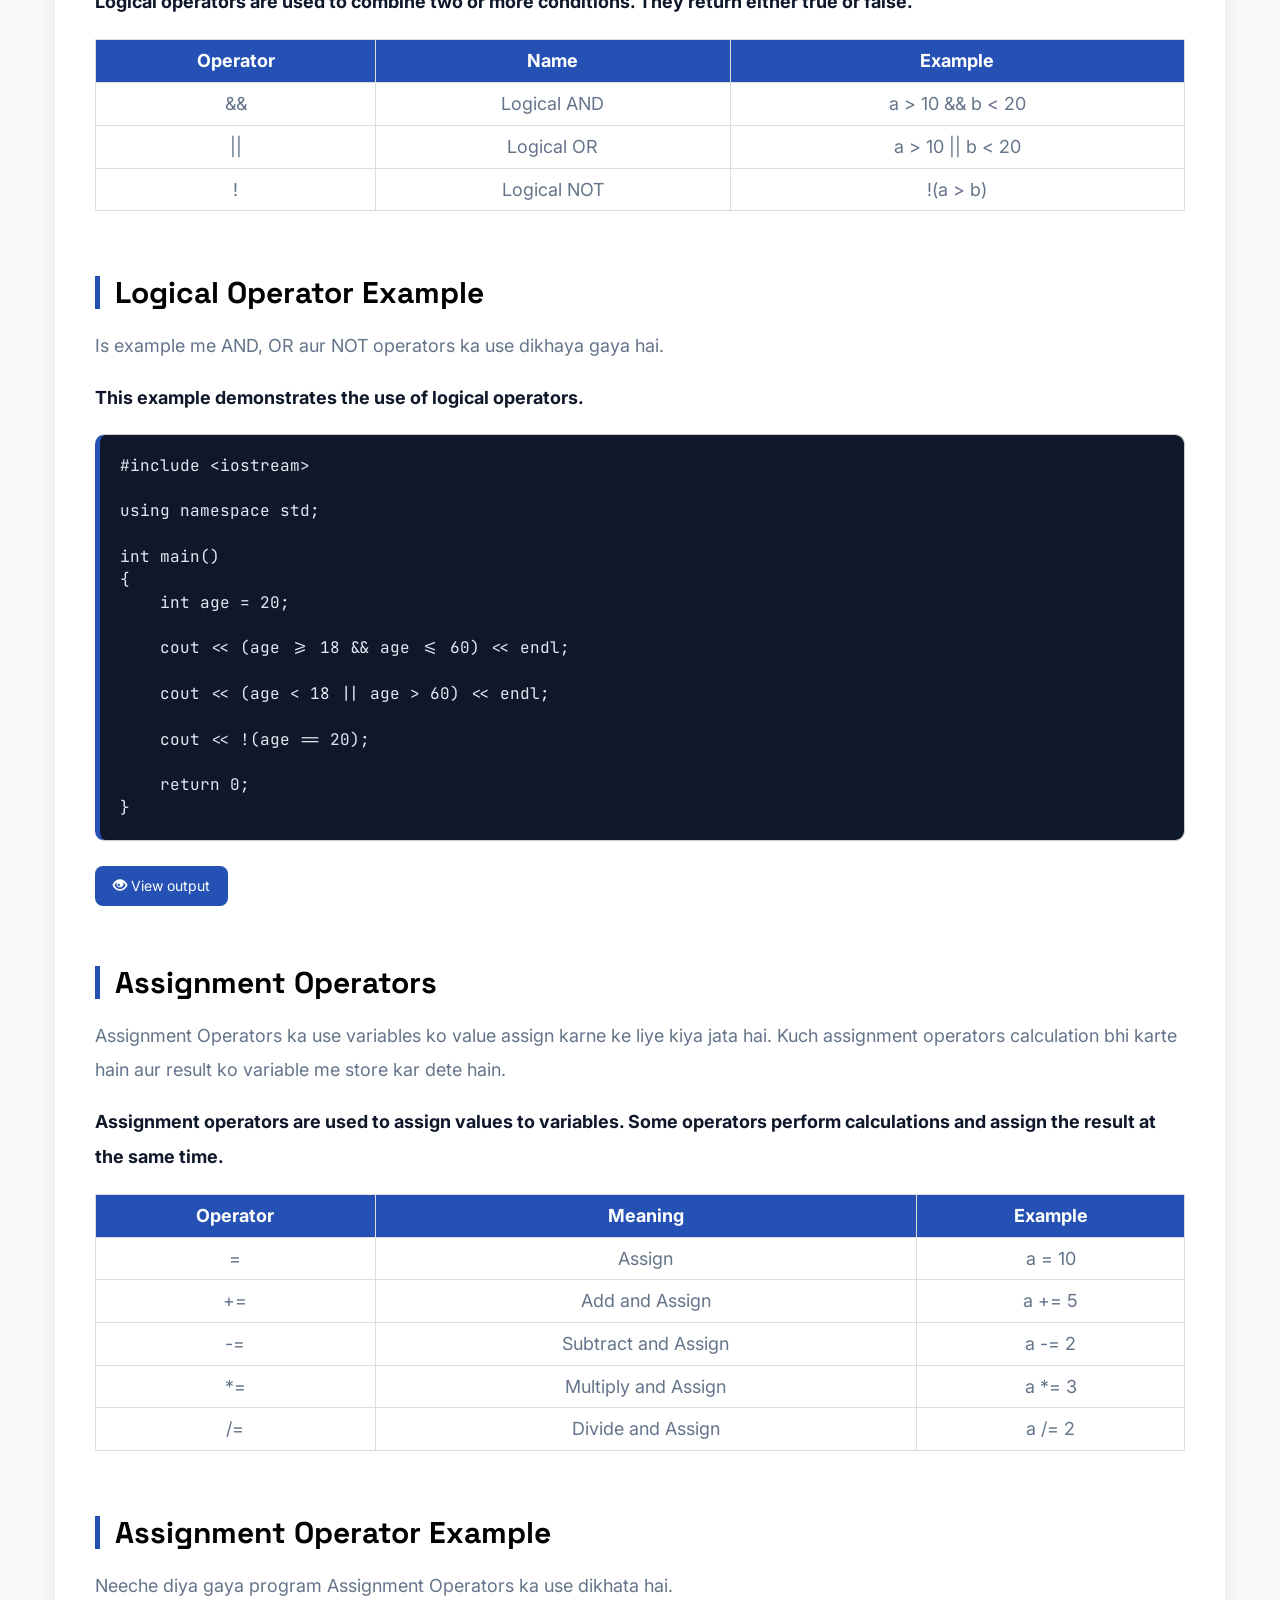
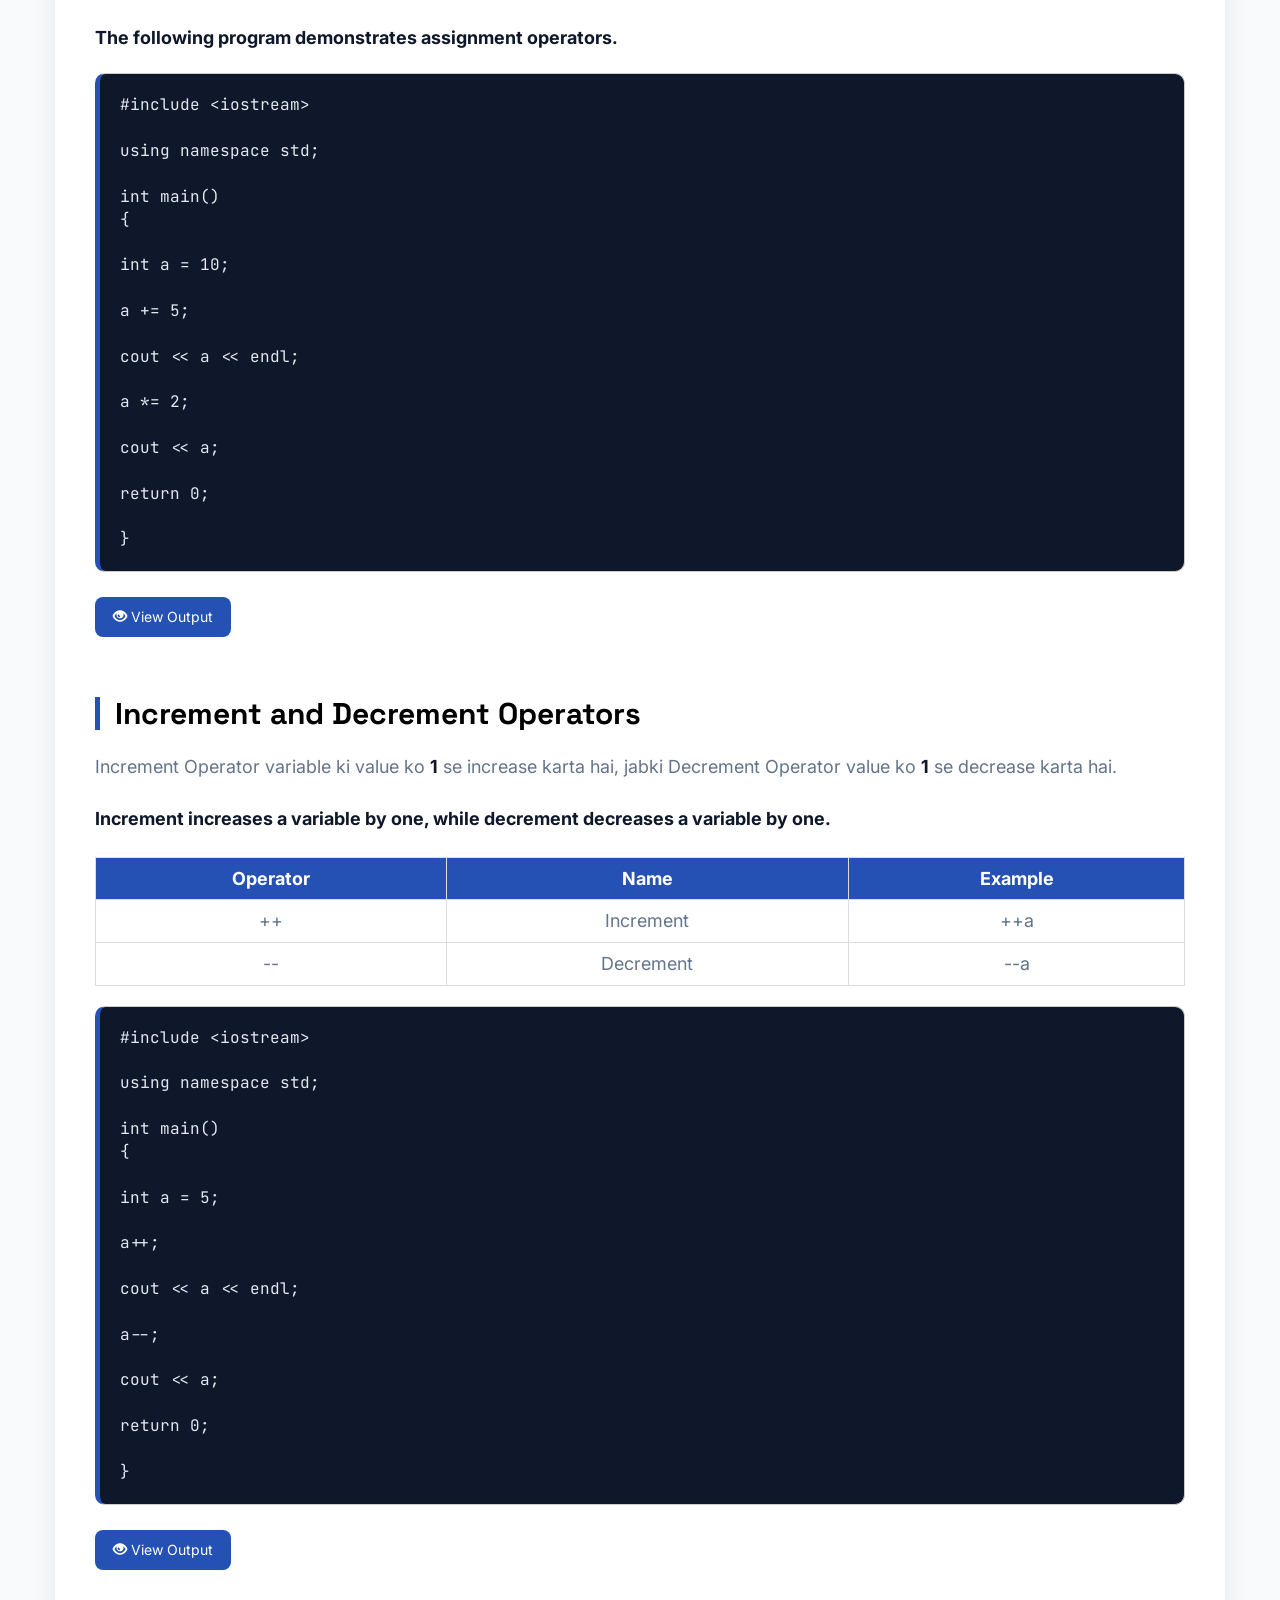
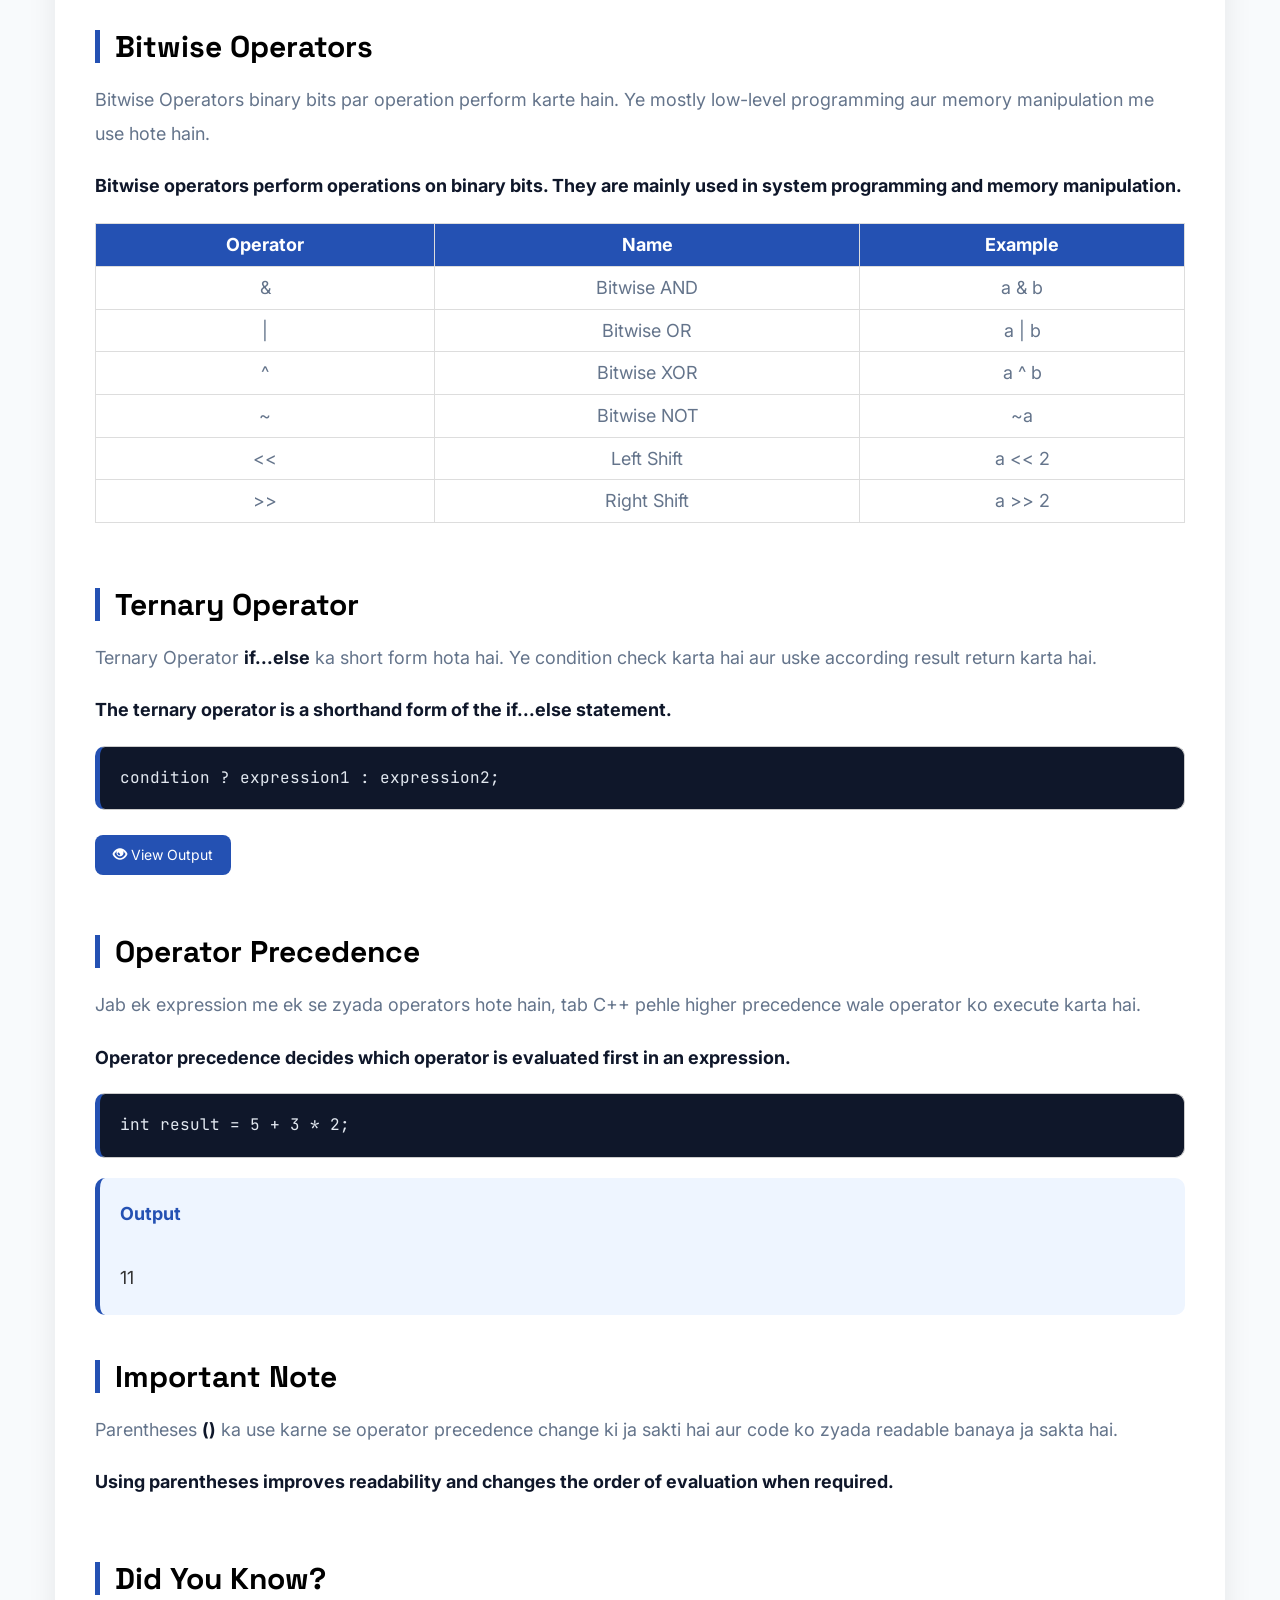
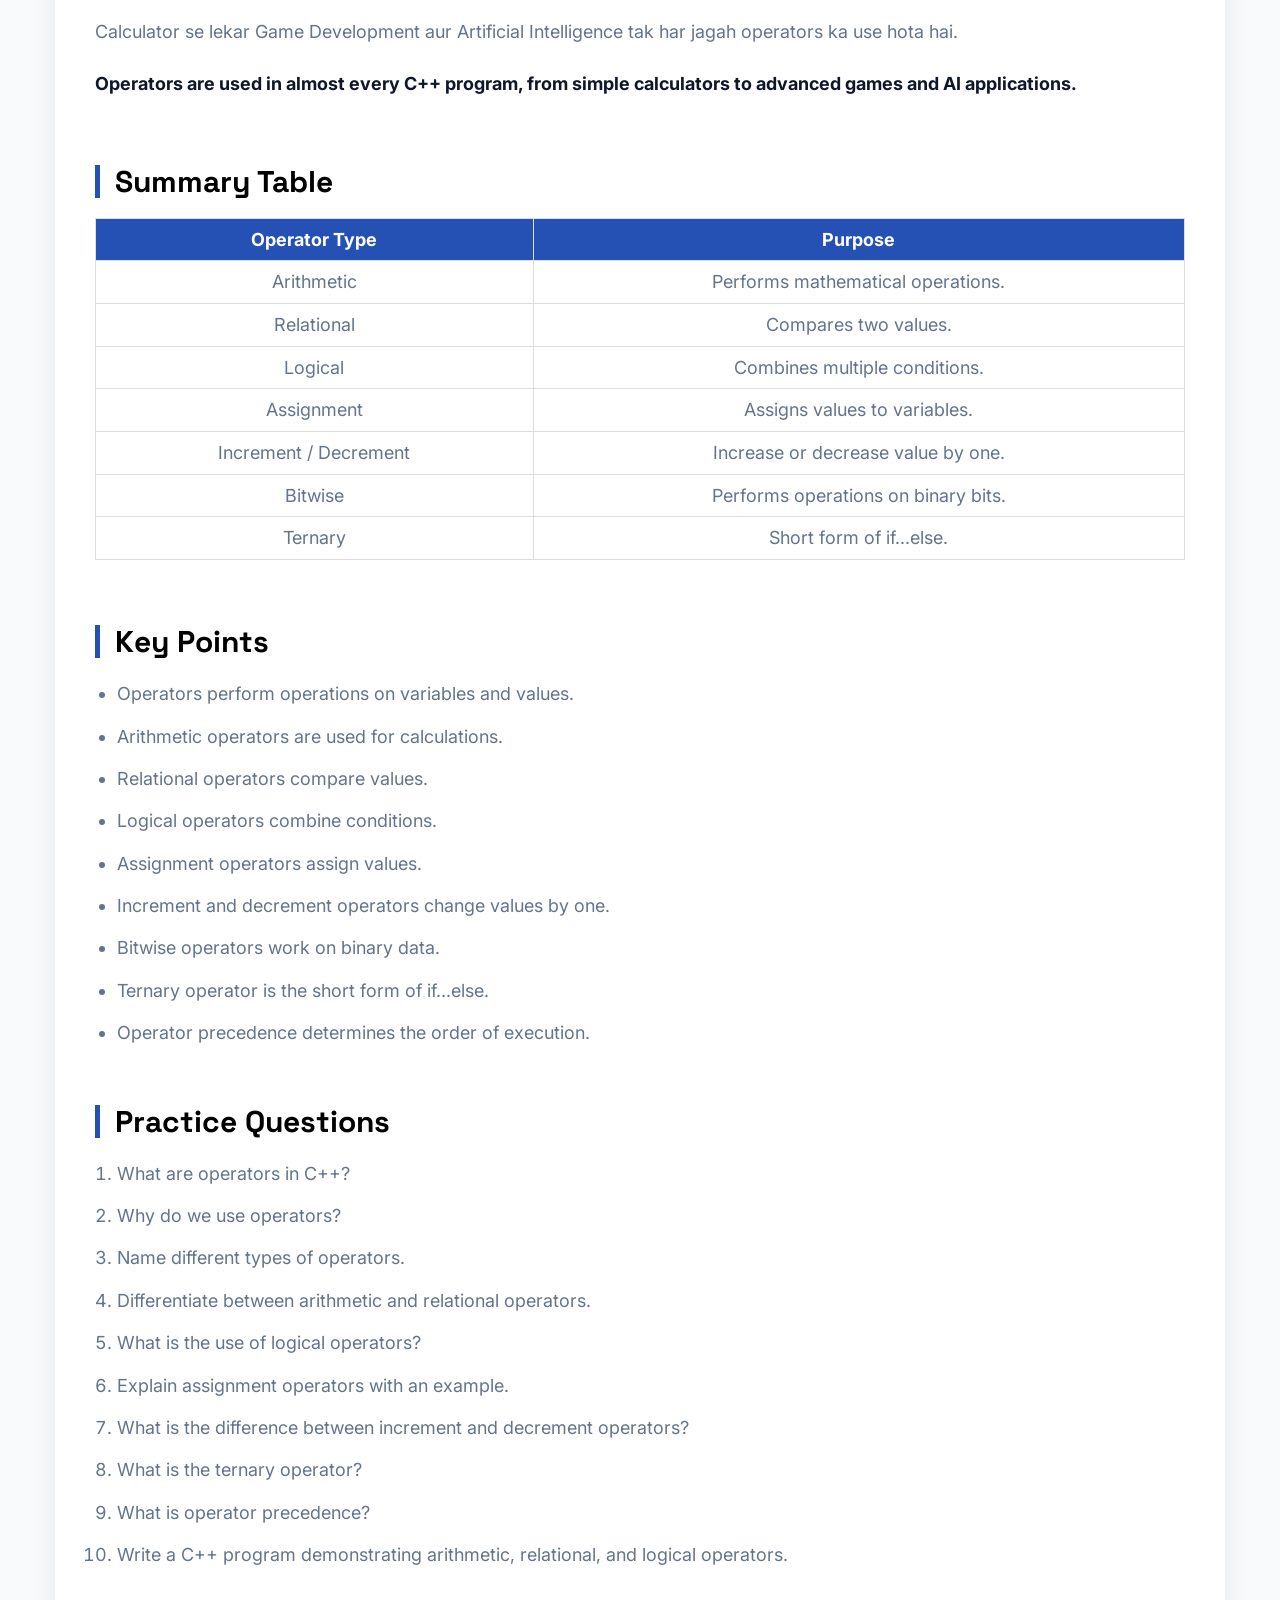
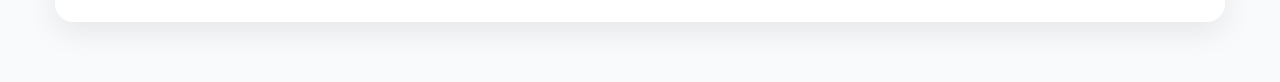
<file: operator.html>
<!DOCTYPE html>
<html lang="en">

<head>

    <meta charset="UTF-8">
    <meta name="viewport" content="width=device-width, initial-scale=1.0">

    <title>Introduction to C++</title>

    <link rel="stylesheet" href="https://maxcdn.bootstrapcdn.com/bootstrap/3.4.1/css/bootstrap.min.css">

    <link rel="stylesheet" href="topics.css">

</head>

<body>
    <div class="section1">
        <div class="container">
            <div class="row">

                <div class="col-lg-12">
                    <h1>OPERATORS IN C++</h1>
                </div>

                <div class="col-lg-8">

                    <h4>
                        Operators C++ me special symbols hote hain jo variables aur values par different operations
                        perform
                        karte hain. Inki help se hum addition, subtraction, comparison, logical operations aur
                        assignment
                        jaise kaam kar sakte hain. Operators programming ko simple aur efficient banate hain.
                    </h4>

                    <h4>
                        <b>Operators are special symbols that perform operations on variables and values. They are used
                            to
                            perform arithmetic, comparison, logical, assignment, and many other operations in C++.</b>
                    </h4>

                </div>

                <div class="col-lg-4">

                    <a href="./index.html#topics">
                        <img src="operator4.png" class="img-responsive">
                    </a>

                </div>





                <div class="col-lg-12">

                    <h3>What are Operators?</h3>

                    <h4>
                        Operator ek special symbol hota hai jo operands (variables ya values) par operation perform
                        karta
                        hai aur ek result return karta hai.
                    </h4>

                    <h4>
                        <b>An operator is a special symbol that performs an operation on one or more operands and
                            produces a
                            result.</b>
                    </h4>

                    <div class="box">

                        <strong>💡 Real Life Example</strong>

                        <p>

                            Agar tum calculator me <b>10 + 5</b> likhte ho to <b>+</b> ek operator hai aur <b>10</b> aur
                            <b>5</b> operands hain.

                        </p>

                    </div>

                </div>





                <div class="col-lg-12">

                    <h3>Why Do We Use Operators?</h3>

                    <h4>
                        Operators ka use calculations karne, values compare karne, conditions check karne aur variables
                        ki
                        value update karne ke liye kiya jata hai.
                    </h4>

                    <h4>
                        <b>Operators are used to perform calculations, compare values, evaluate conditions, and update
                            variables.</b>
                    </h4>

                    <ul>

                        <li>Perform mathematical calculations.</li>

                        <li>Compare two values.</li>

                        <li>Check logical conditions.</li>

                        <li>Assign values to variables.</li>

                        <li>Increase or decrease values.</li>

                    </ul>

                </div>





                <div class="col-lg-12">

                    <h3>Types of Operators</h3>

                    <h4>

                        C++ me operators ko unke kaam ke according different categories me divide kiya gaya hai.

                    </h4>

                    <h4>

                        <b>C++ operators are classified into different categories based on the operations they
                            perform.</b>

                    </h4>

                    <table class="table table-bordered">

                        <tr>

                            <th>Operator Type</th>

                            <th>Purpose</th>

                        </tr>

                        <tr>

                            <td>Arithmetic</td>

                            <td>Performs mathematical operations.</td>

                        </tr>

                        <tr>

                            <td>Relational</td>

                            <td>Compares two values.</td>

                        </tr>

                        <tr>

                            <td>Logical</td>

                            <td>Checks logical conditions.</td>

                        </tr>

                        <tr>

                            <td>Assignment</td>

                            <td>Assigns values to variables.</td>

                        </tr>

                        <tr>

                            <td>Increment / Decrement</td>

                            <td>Increases or decreases values.</td>

                        </tr>

                        <tr>

                            <td>Bitwise</td>

                            <td>Performs operations on bits.</td>

                        </tr>

                        <tr>

                            <td>Ternary</td>

                            <td>Works as a short form of if-else.</td>

                        </tr>

                    </table>

                </div>
                <div class="col-lg-12">

                    <h3>Arithmetic Operators</h3>

                    <h4>
                        Arithmetic Operators ka use mathematical calculations jaise addition, subtraction,
                        multiplication, division aur remainder nikalne ke liye kiya jata hai.
                    </h4>

                    <h4>
                        <b>Arithmetic operators are used to perform mathematical calculations such as addition,
                            subtraction, multiplication, division, and modulus.</b>
                    </h4>

                    <table class="table table-bordered">

                        <tr>
                            <th>Operator</th>
                            <th>Name</th>
                            <th>Example</th>
                        </tr>

                        <tr>
                            <td>+</td>
                            <td>Addition</td>
                            <td>a + b</td>
                        </tr>

                        <tr>
                            <td>-</td>
                            <td>Subtraction</td>
                            <td>a - b</td>
                        </tr>

                        <tr>
                            <td>*</td>
                            <td>Multiplication</td>
                            <td>a * b</td>
                        </tr>

                        <tr>
                            <td>/</td>
                            <td>Division</td>
                            <td>a / b</td>
                        </tr>

                        <tr>
                            <td>%</td>
                            <td>Modulus</td>
                            <td>a % b</td>
                        </tr>

                    </table>

                </div>





                <div class="col-lg-12">

                    <h3>Arithmetic Operator Example</h3>

                    <h4>
                        Neeche diye gaye program me hum sabhi Arithmetic Operators ka use kar rahe hain.
                    </h4>

                    <h4>
                        <b>The following program demonstrates the use of all arithmetic operators.</b>
                    </h4>

                    <pre>
#include &lt;iostream&gt;

using namespace std;

int main()
{

    int a = 20;
    int b = 5;

    cout << "Addition = " << a + b << endl;

    cout << "Subtraction = " << a - b << endl;

    cout << "Multiplication = " << a * b << endl;

    cout << "Division = " << a / b << endl;

    cout << "Modulus = " << a % b;

    return 0;

}
</pre>

                    <a class="btn btn-warning example-btn" data-toggle="collapse" href="#arithmeticExample">

                        <span class="glyphicon glyphicon-eye-open"></span>

                        View output

                    </a>

                    <div id="arithmeticExample" class="collapse">

                        <div class="output">

                            <b>Output</b>

                            <br><br>

                            Addition = 25

                            <br>

                            Subtraction = 15

                            <br>

                            Multiplication = 100

                            <br>

                            Division = 4

                            <br>

                            Modulus = 0

                        </div>

                    </div>

                </div>





                <div class="col-lg-12">

                    <h3>Relational Operators</h3>

                    <h4>

                        Relational Operators do values ko compare karte hain aur result me <b>true</b> ya <b>false</b>
                        return karte hain.

                    </h4>

                    <h4>

                        <b>Relational operators compare two values and return either true or false.</b>

                    </h4>

                    <table class="table table-bordered">

                        <tr>

                            <th>Operator</th>

                            <th>Meaning</th>

                            <th>Example</th>

                        </tr>

                        <tr>

                            <td>==</td>

                            <td>Equal to</td>

                            <td>a == b</td>

                        </tr>

                        <tr>

                            <td>!=</td>

                            <td>Not Equal to</td>

                            <td>a != b</td>

                        </tr>

                        <tr>

                            <td>&gt;</td>

                            <td>Greater than</td>

                            <td>a &gt; b</td>

                        </tr>

                        <tr>

                            <td>&lt;</td>

                            <td>Less than</td>

                            <td>a &lt; b</td>

                        </tr>

                        <tr>

                            <td>&gt;=</td>

                            <td>Greater than or Equal to</td>

                            <td>a &gt;= b</td>

                        </tr>

                        <tr>

                            <td>&lt;=</td>

                            <td>Less than or Equal to</td>

                            <td>a &lt;= b</td>

                        </tr>

                    </table>

                </div>





                <div class="col-lg-12">

                    <h3>Relational Operator Example</h3>

                    <h4>

                        Ye example dikhata hai ki Relational Operators comparison kaise karte hain.

                    </h4>

                    <h4>

                        <b>This example shows how relational operators compare two values.</b>

                    </h4>

                    <pre>
#include &lt;iostream&gt;

using namespace std;

int main()
{

    int a = 20;
    int b = 10;

    cout << (a > b) << endl;

    cout << (a == b) << endl;

    cout << (a != b);

    return 0;

}
</pre>

                    <a class="btn btn-warning example-btn" data-toggle="collapse" href="#relationExample">

                        <span class="glyphicon glyphicon-eye-open"></span>

                        View output

                    </a>

                    <div id="relationExample" class="collapse">

                        <div class="output">

                            <b>Output</b>

                            <br><br>

                            1

                            <br>

                            0

                            <br>

                            1

                        </div>

                    </div>

                </div>
                <div class="col-lg-12">

                    <h3>Logical Operators</h3>

                    <h4>
                        Logical Operators ka use ek ya ek se zyada conditions ko combine karne ke liye kiya jata hai. Ye
                        mostly
                        <b>if</b>, <b>while</b> aur loops me use hote hain.
                    </h4>

                    <h4>
                        <b>Logical operators are used to combine two or more conditions. They return either true or
                            false.</b>
                    </h4>

                    <table class="table table-bordered">

                        <tr>
                            <th>Operator</th>
                            <th>Name</th>
                            <th>Example</th>
                        </tr>

                        <tr>
                            <td>&&</td>
                            <td>Logical AND</td>
                            <td>a > 10 && b < 20</td>
                        </tr>

                        <tr>
                            <td>||</td>
                            <td>Logical OR</td>
                            <td>a > 10 || b < 20</td>
                        </tr>

                        <tr>
                            <td>!</td>
                            <td>Logical NOT</td>
                            <td>!(a > b)</td>
                        </tr>

                    </table>

                </div>





                <div class="col-lg-12">

                    <h3>Logical Operator Example</h3>

                    <h4>
                        Is example me AND, OR aur NOT operators ka use dikhaya gaya hai.
                    </h4>

                    <h4>
                        <b>This example demonstrates the use of logical operators.</b>
                    </h4>

                    <pre>
#include &lt;iostream&gt;

using namespace std;

int main()
{
    int age = 20;

    cout << (age >= 18 && age <= 60) << endl;

    cout << (age < 18 || age > 60) << endl;

    cout << !(age == 20);

    return 0;
}
</pre>

                    <a class="btn btn-warning example-btn" data-toggle="collapse" href="#logicalExample">

                        <span class="glyphicon glyphicon-eye-open"></span>

                        View output

                    </a>

                    <div id="logicalExample" class="collapse">

                        <div class="output">

                            <b>Output</b>

                            <br><br>

                            1

                            <br>

                            0

                            <br>

                            0

                        </div>

                    </div>

                </div>





                <div class="col-lg-12">

                    <h3>Assignment Operators</h3>

                    <h4>
                        Assignment Operators ka use variables ko value assign karne ke liye kiya jata hai. Kuch
                        assignment operators
                        calculation bhi karte hain aur result ko variable me store kar dete hain.
                    </h4>

                    <h4>
                        <b>Assignment operators are used to assign values to variables. Some operators perform
                            calculations and assign
                            the result at the same time.</b>
                    </h4>

                    <table class="table table-bordered">

                        <tr>
                            <th>Operator</th>
                            <th>Meaning</th>
                            <th>Example</th>
                        </tr>

                        <tr>
                            <td>=</td>
                            <td>Assign</td>
                            <td>a = 10</td>
                        </tr>

                        <tr>
                            <td>+=</td>
                            <td>Add and Assign</td>
                            <td>a += 5</td>
                        </tr>

                        <tr>
                            <td>-=</td>
                            <td>Subtract and Assign</td>
                            <td>a -= 2</td>
                        </tr>

                        <tr>
                            <td>*=</td>
                            <td>Multiply and Assign</td>
                            <td>a *= 3</td>
                        </tr>

                        <tr>
                            <td>/=</td>
                            <td>Divide and Assign</td>
                            <td>a /= 2</td>
                        </tr>

                    </table>

                </div>





                <div class="col-lg-12">

                    <h3>Assignment Operator Example</h3>

                    <h4>

                        Neeche diya gaya program Assignment Operators ka use dikhata hai.

                    </h4>

                    <h4>

                        <b>The following program demonstrates assignment operators.</b>

                    </h4>

                    <pre>
#include &lt;iostream&gt;

using namespace std;

int main()
{

int a = 10;

a += 5;

cout << a << endl;

a *= 2;

cout << a;

return 0;

}
</pre>

                    <a class="btn btn-warning example-btn" data-toggle="collapse" href="#assignExample">

                        <span class="glyphicon glyphicon-eye-open"></span>

                        View Output

                    </a>

                    <div id="assignExample" class="collapse">

                        <div class="output">

                            <b>Output</b>

                            <br><br>

                            15

                            <br>

                            30

                        </div>

                    </div>

                </div>





                <div class="col-lg-12">

                    <h3>Increment and Decrement Operators</h3>

                    <h4>

                        Increment Operator variable ki value ko <b>1</b> se increase karta hai, jabki Decrement Operator
                        value ko <b>1</b> se decrease karta hai.

                    </h4>

                    <h4>

                        <b>Increment increases a variable by one, while decrement decreases a variable by one.</b>

                    </h4>

                    <table class="table table-bordered">

                        <tr>

                            <th>Operator</th>

                            <th>Name</th>

                            <th>Example</th>

                        </tr>

                        <tr>

                            <td>++</td>

                            <td>Increment</td>

                            <td>++a</td>

                        </tr>

                        <tr>

                            <td>--</td>

                            <td>Decrement</td>

                            <td>--a</td>

                        </tr>

                    </table>

                    <pre>
#include &lt;iostream&gt;

using namespace std;

int main()
{

int a = 5;

a++;

cout << a << endl;

a--;

cout << a;

return 0;

}
</pre>

                    <a class="btn btn-warning example-btn" data-toggle="collapse" href="#incExample">

                        <span class="glyphicon glyphicon-eye-open"></span>

                        View Output

                    </a>

                    <div id="incExample" class="collapse">

                        <div class="output">

                            <b>Output</b>

                            <br><br>

                            6

                            <br>

                            5

                        </div>

                    </div>

                </div>
                <div class="col-lg-12">

                    <h3>Bitwise Operators</h3>

                    <h4>
                        Bitwise Operators binary bits par operation perform karte hain. Ye mostly low-level programming
                        aur memory
                        manipulation me use hote hain.
                    </h4>

                    <h4>
                        <b>Bitwise operators perform operations on binary bits. They are mainly used in system
                            programming and memory manipulation.</b>
                    </h4>

                    <table class="table table-bordered">

                        <tr>
                            <th>Operator</th>
                            <th>Name</th>
                            <th>Example</th>
                        </tr>

                        <tr>
                            <td>&</td>
                            <td>Bitwise AND</td>
                            <td>a & b</td>
                        </tr>

                        <tr>
                            <td>|</td>
                            <td>Bitwise OR</td>
                            <td>a | b</td>
                        </tr>

                        <tr>
                            <td>^</td>
                            <td>Bitwise XOR</td>
                            <td>a ^ b</td>
                        </tr>

                        <tr>
                            <td>~</td>
                            <td>Bitwise NOT</td>
                            <td>~a</td>
                        </tr>

                        <tr>
                            <td>&lt;&lt;</td>
                            <td>Left Shift</td>
                            <td>a << 2</td>
                        </tr>

                        <tr>
                            <td>&gt;&gt;</td>
                            <td>Right Shift</td>
                            <td>a >> 2</td>
                        </tr>

                    </table>

                </div>





                <div class="col-lg-12">

                    <h3>Ternary Operator</h3>

                    <h4>

                        Ternary Operator <b>if...else</b> ka short form hota hai. Ye condition check karta hai aur uske
                        according result return karta hai.

                    </h4>

                    <h4>

                        <b>The ternary operator is a shorthand form of the if...else statement.</b>

                    </h4>

                    <pre>
condition ? expression1 : expression2;
</pre>

                    <a class="btn btn-warning example-btn" data-toggle="collapse" href="#ternaryExample">

                        <span class="glyphicon glyphicon-eye-open"></span>

                        View Output

                    </a>

                    <div id="ternaryExample" class="collapse">

                        <pre>
#include &lt;iostream&gt;

using namespace std;

int main()
{

int age = 20;

(age >= 18) ? cout << "Eligible" : cout << "Not Eligible";

return 0;

}
</pre>

                        <div class="output">

                            <b>Output</b>

                            <br><br>

                            Eligible

                        </div>

                    </div>

                </div>





                <div class="col-lg-12">

                    <h3>Operator Precedence</h3>

                    <h4>

                        Jab ek expression me ek se zyada operators hote hain, tab C++ pehle higher precedence wale
                        operator ko execute karta hai.

                    </h4>

                    <h4>

                        <b>Operator precedence decides which operator is evaluated first in an expression.</b>

                    </h4>

                    <pre>
int result = 5 + 3 * 2;
</pre>

                    <div class="output">

                        <b>Output</b>

                        <br><br>

                        11

                    </div>

                </div>





                <div class="col-lg-12">

                    <h3>Important Note</h3>

                    <h4>

                        Parentheses <b>()</b> ka use karne se operator precedence change ki ja sakti hai aur code ko
                        zyada readable banaya ja sakta hai.

                    </h4>

                    <h4>

                        <b>Using parentheses improves readability and changes the order of evaluation when required.</b>

                    </h4>

                </div>





                <div class="col-lg-12">

                    <h3>Did You Know?</h3>

                    <h4>

                        Calculator se lekar Game Development aur Artificial Intelligence tak har jagah operators ka use
                        hota hai.

                    </h4>

                    <h4>

                        <b>Operators are used in almost every C++ program, from simple calculators to advanced games and
                            AI applications.</b>

                    </h4>

                </div>





                <div class="col-lg-12">

                    <h3>Summary Table</h3>

                    <table class="table table-bordered">

                        <tr>

                            <th>Operator Type</th>

                            <th>Purpose</th>

                        </tr>

                        <tr>

                            <td>Arithmetic</td>

                            <td>Performs mathematical operations.</td>

                        </tr>

                        <tr>

                            <td>Relational</td>

                            <td>Compares two values.</td>

                        </tr>

                        <tr>

                            <td>Logical</td>

                            <td>Combines multiple conditions.</td>

                        </tr>

                        <tr>

                            <td>Assignment</td>

                            <td>Assigns values to variables.</td>

                        </tr>

                        <tr>

                            <td>Increment / Decrement</td>

                            <td>Increase or decrease value by one.</td>

                        </tr>

                        <tr>

                            <td>Bitwise</td>

                            <td>Performs operations on binary bits.</td>

                        </tr>

                        <tr>

                            <td>Ternary</td>

                            <td>Short form of if...else.</td>

                        </tr>

                    </table>

                </div>





                <div class="col-lg-12">

                    <h3>Key Points</h3>

                    <ul>

                        <li>Operators perform operations on variables and values.</li>

                        <li>Arithmetic operators are used for calculations.</li>

                        <li>Relational operators compare values.</li>

                        <li>Logical operators combine conditions.</li>

                        <li>Assignment operators assign values.</li>

                        <li>Increment and decrement operators change values by one.</li>

                        <li>Bitwise operators work on binary data.</li>

                        <li>Ternary operator is the short form of if...else.</li>

                        <li>Operator precedence determines the order of execution.</li>

                    </ul>

                </div>





                <div class="col-lg-12">

                    <h3>Practice Questions</h3>

                    <ol>

                        <li>What are operators in C++?</li>

                        <li>Why do we use operators?</li>

                        <li>Name different types of operators.</li>

                        <li>Differentiate between arithmetic and relational operators.</li>

                        <li>What is the use of logical operators?</li>

                        <li>Explain assignment operators with an example.</li>

                        <li>What is the difference between increment and decrement operators?</li>

                        <li>What is the ternary operator?</li>

                        <li>What is operator precedence?</li>

                        <li>Write a C++ program demonstrating arithmetic, relational, and logical operators.</li>

                    </ol>

                </div>

            </div>
        </div>
    </div>

    <a href="index.html#topics" class="home-btn">
        <span class="glyphicon glyphicon-home"></span>
    </a>
    <!-- jQuery library -->
    <script src="https://ajax.googleapis.com/ajax/libs/jquery/3.7.1/jquery.min.js"></script>

    <!-- Latest compiled JavaScript -->
    <script src="https://maxcdn.bootstrapcdn.com/bootstrap/3.4.1/js/bootstrap.min.js"></script>

</body>

</html>
</file>
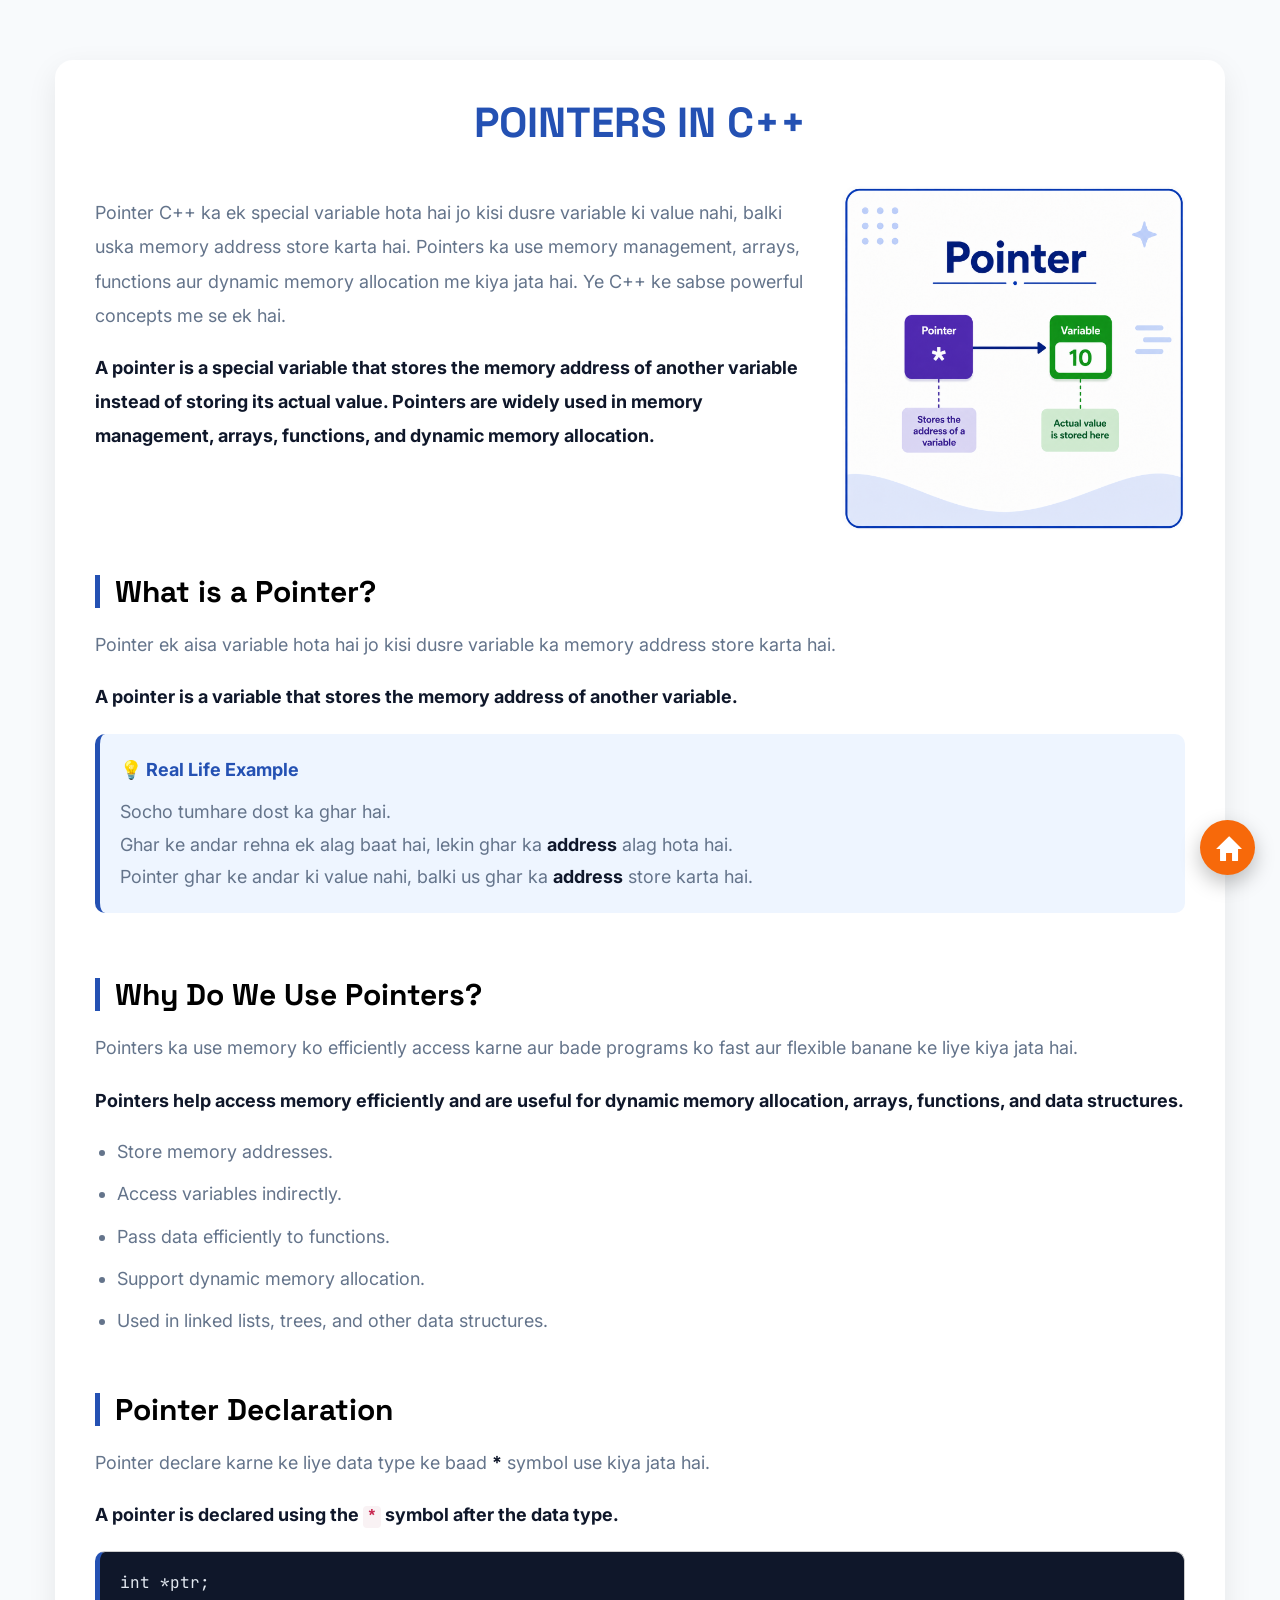
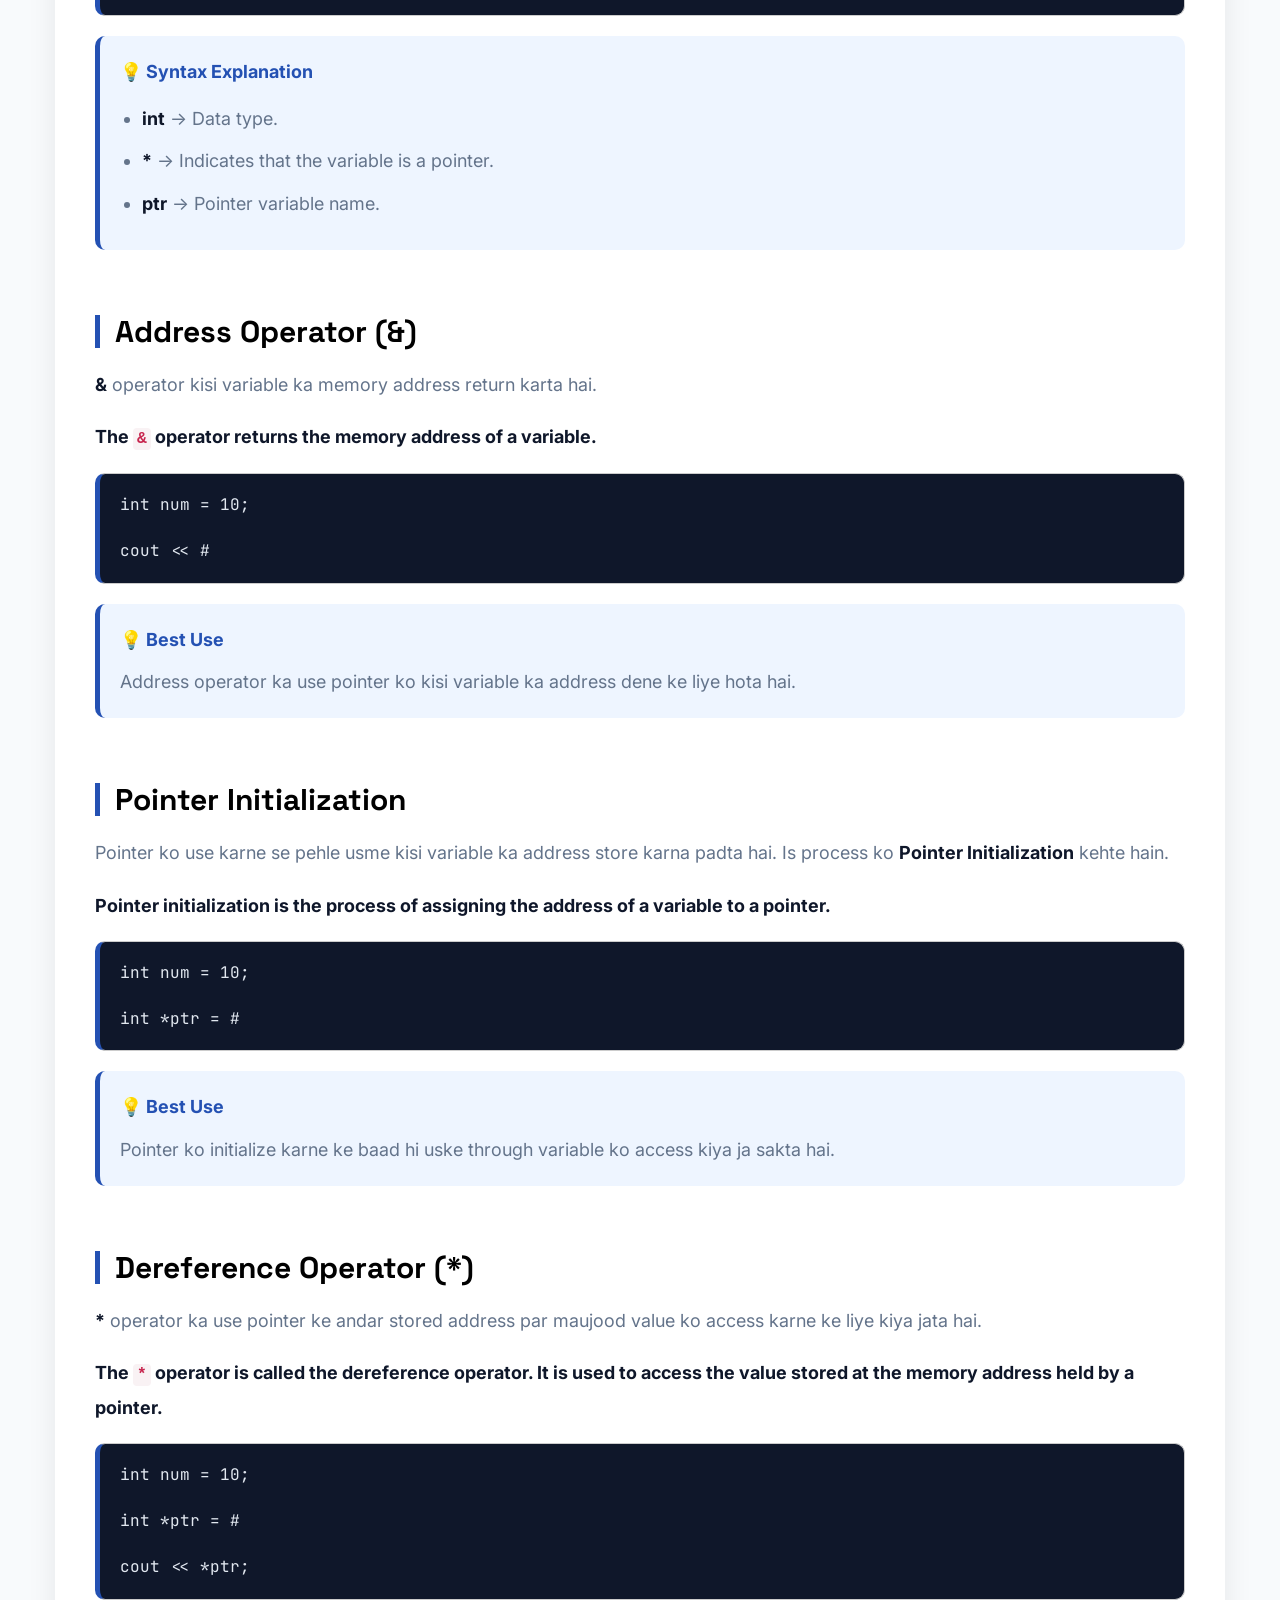
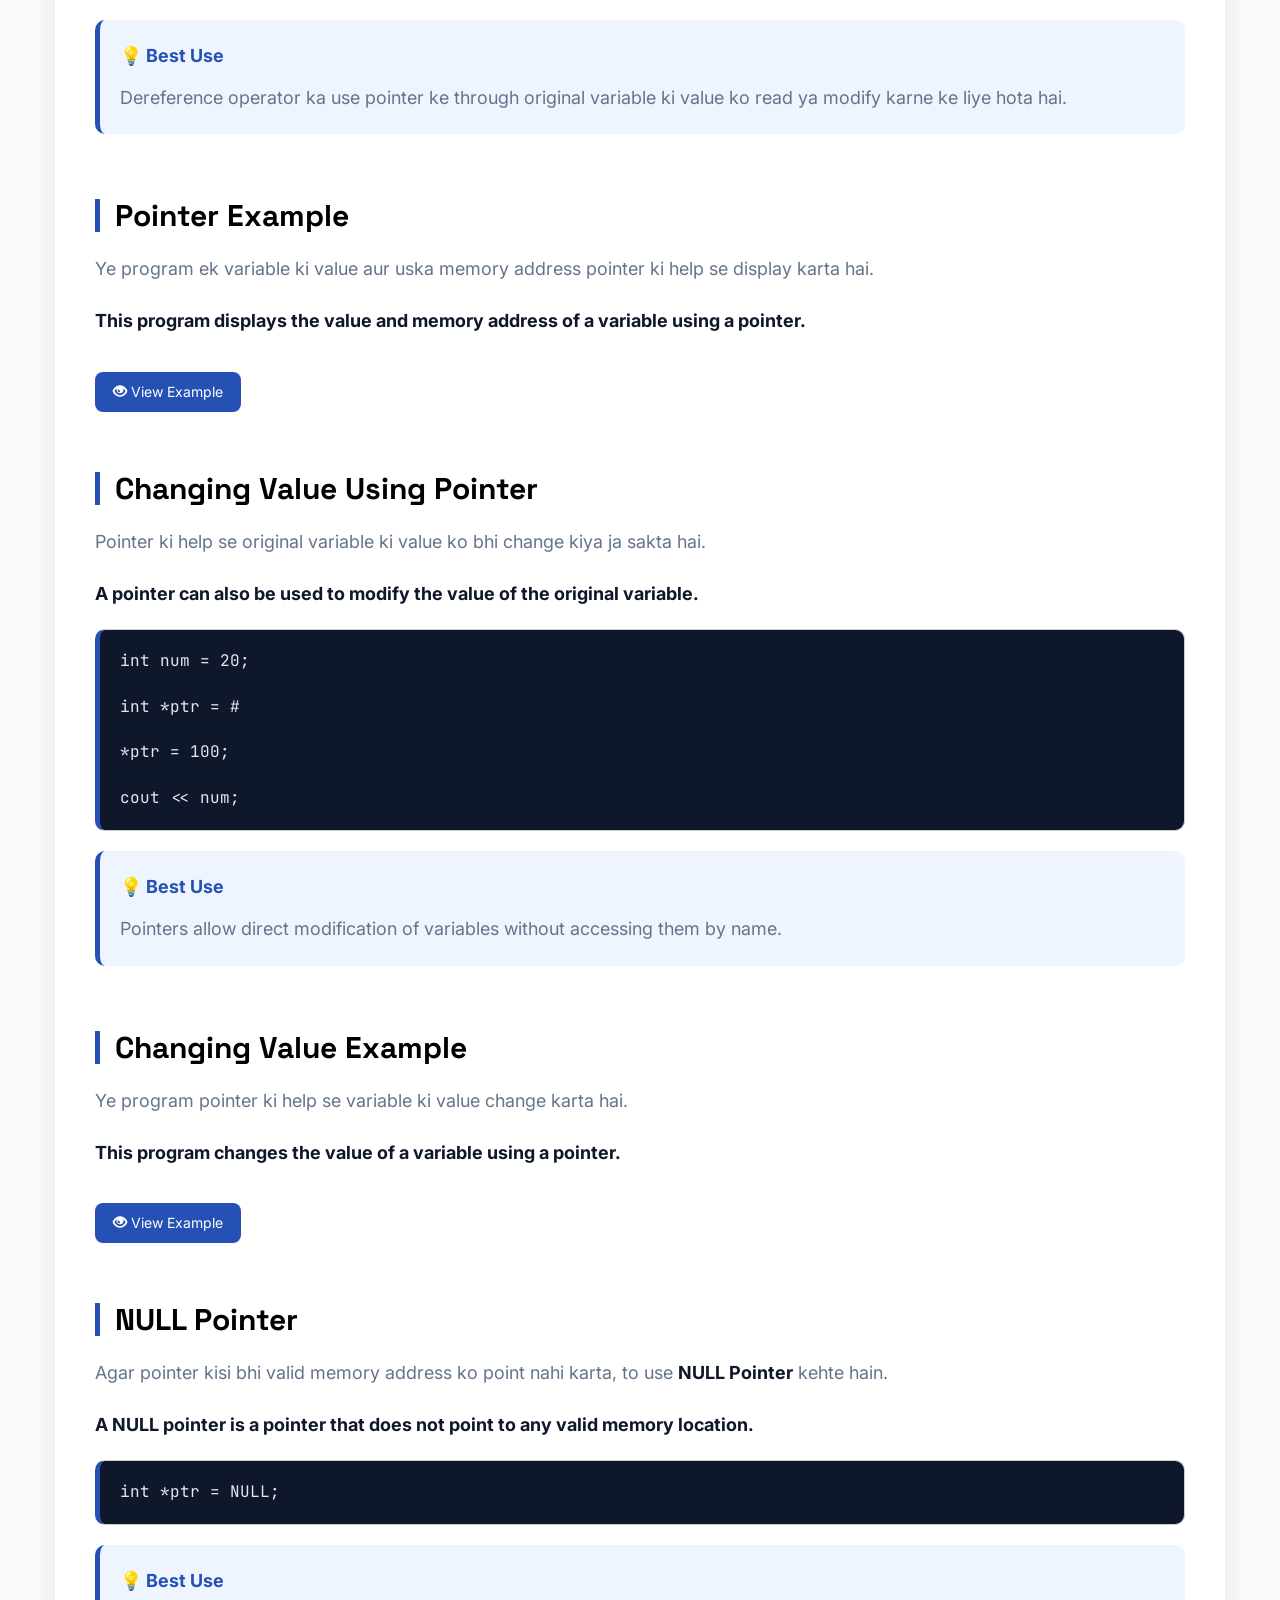
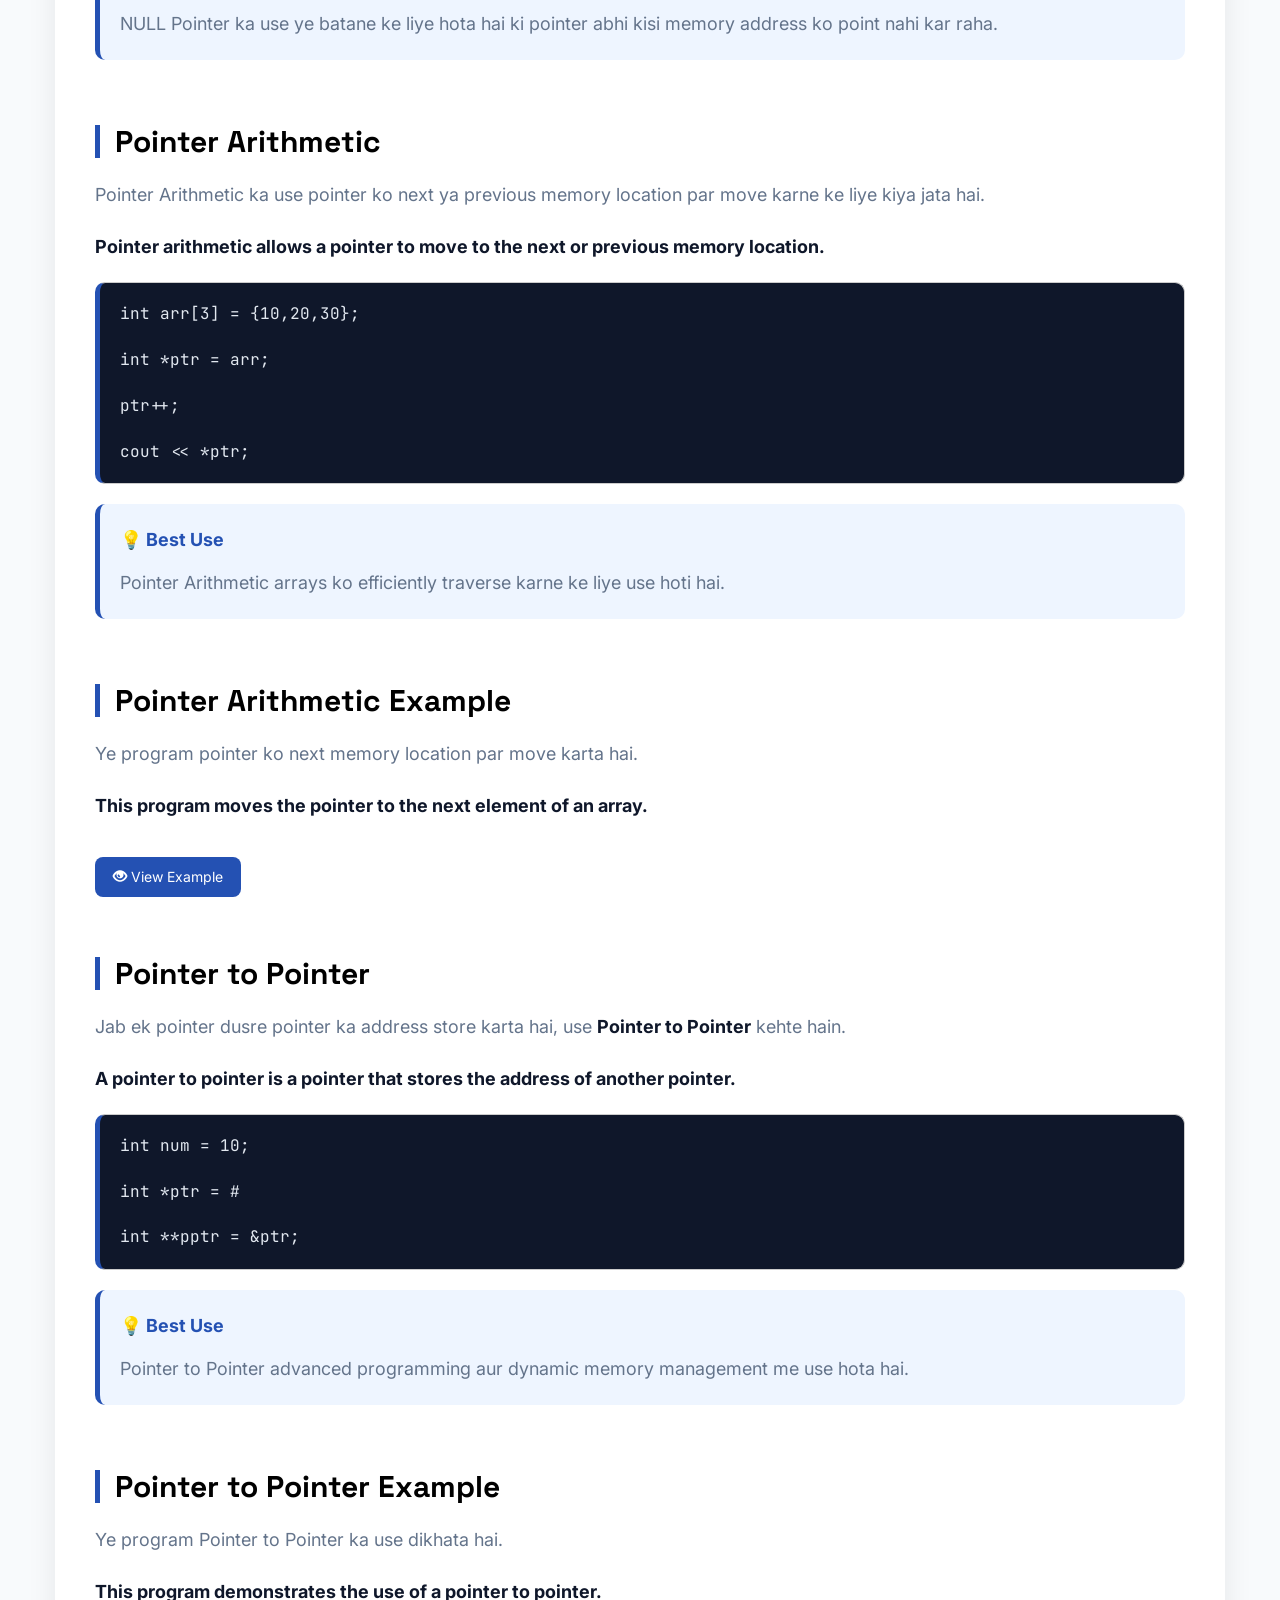
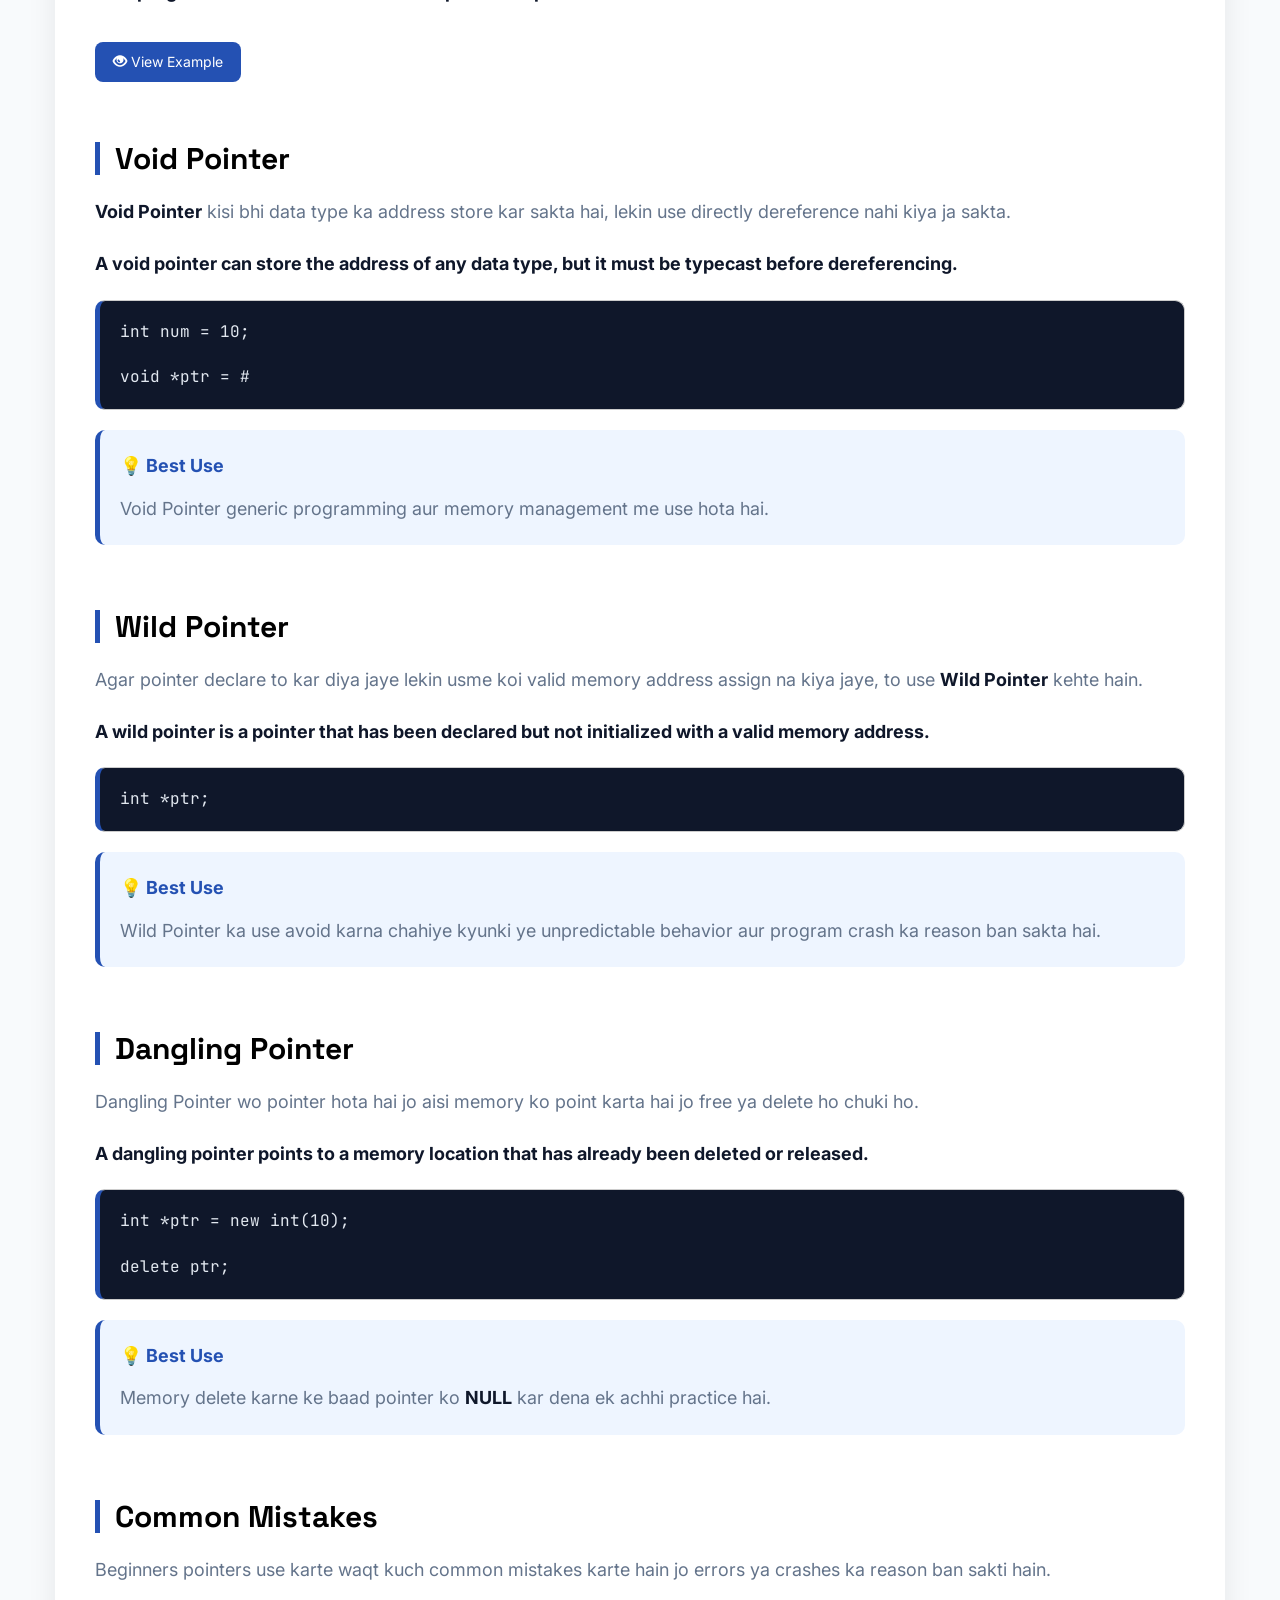
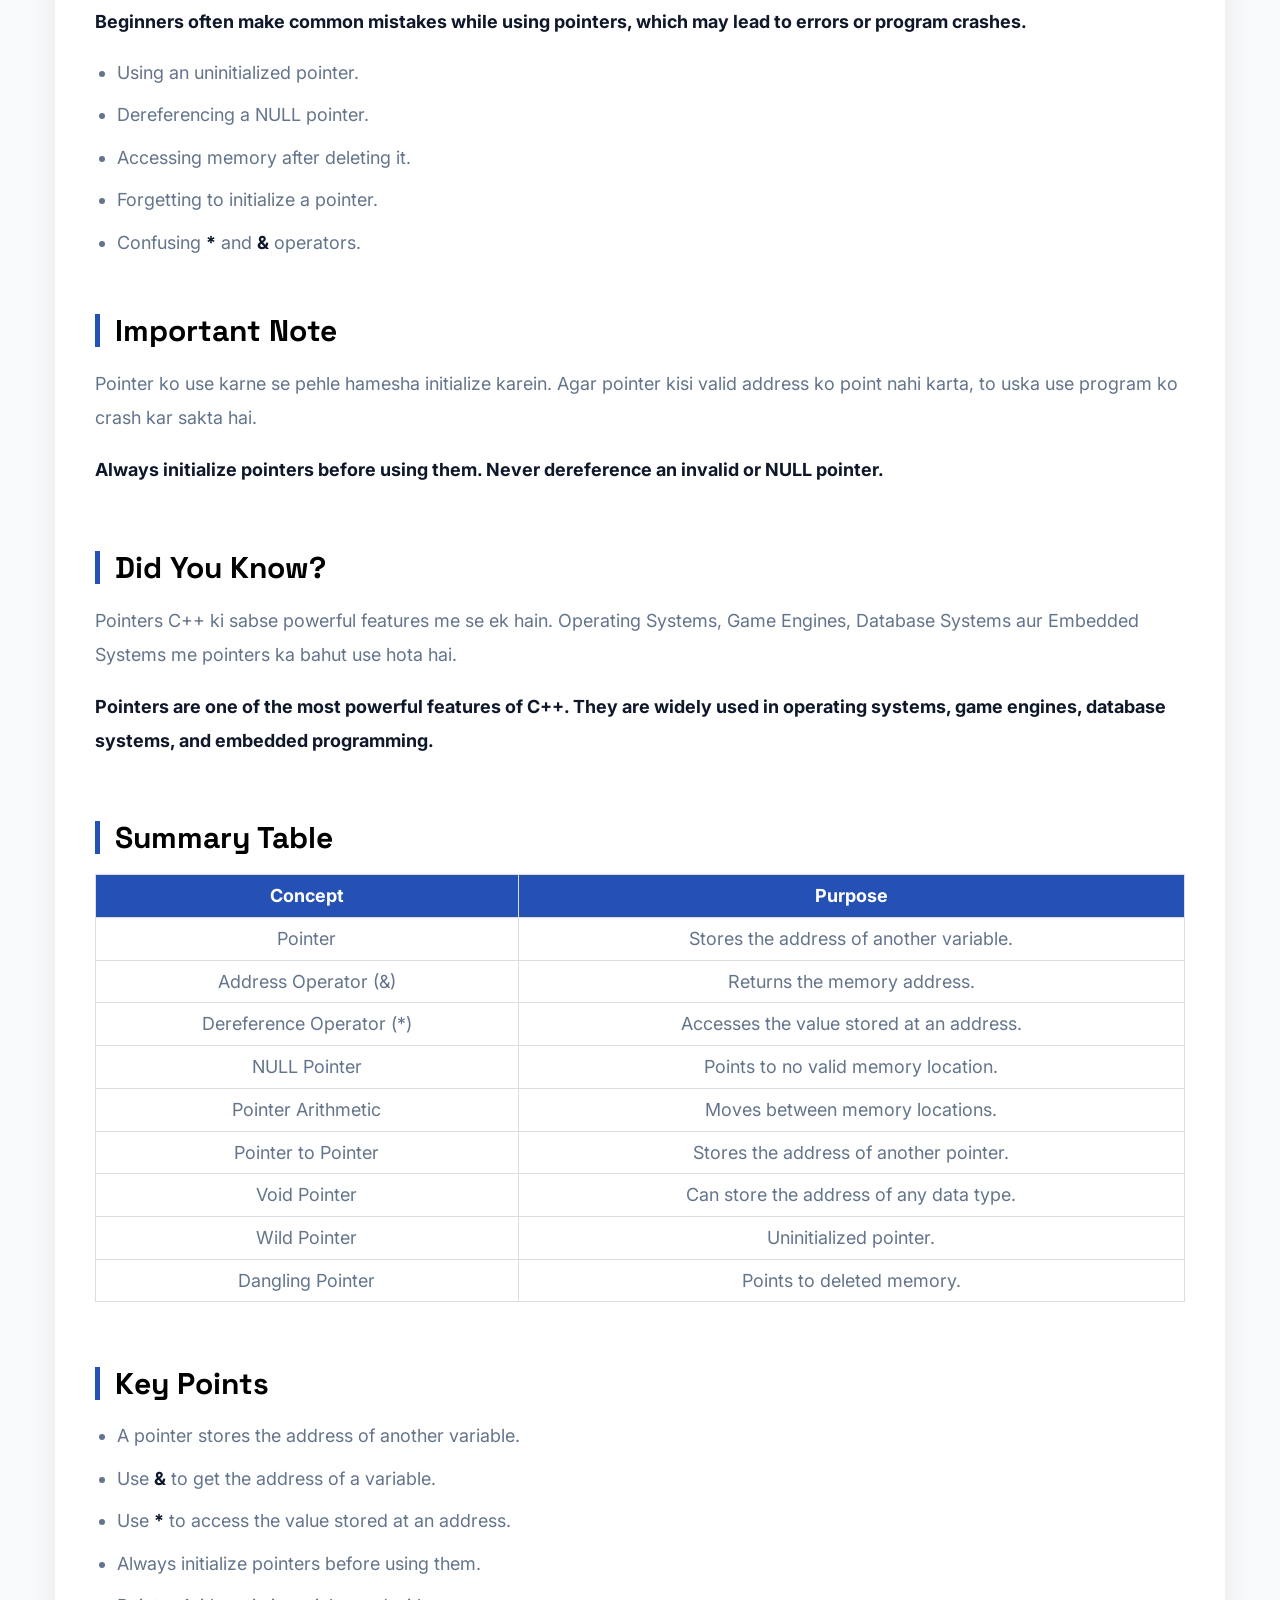
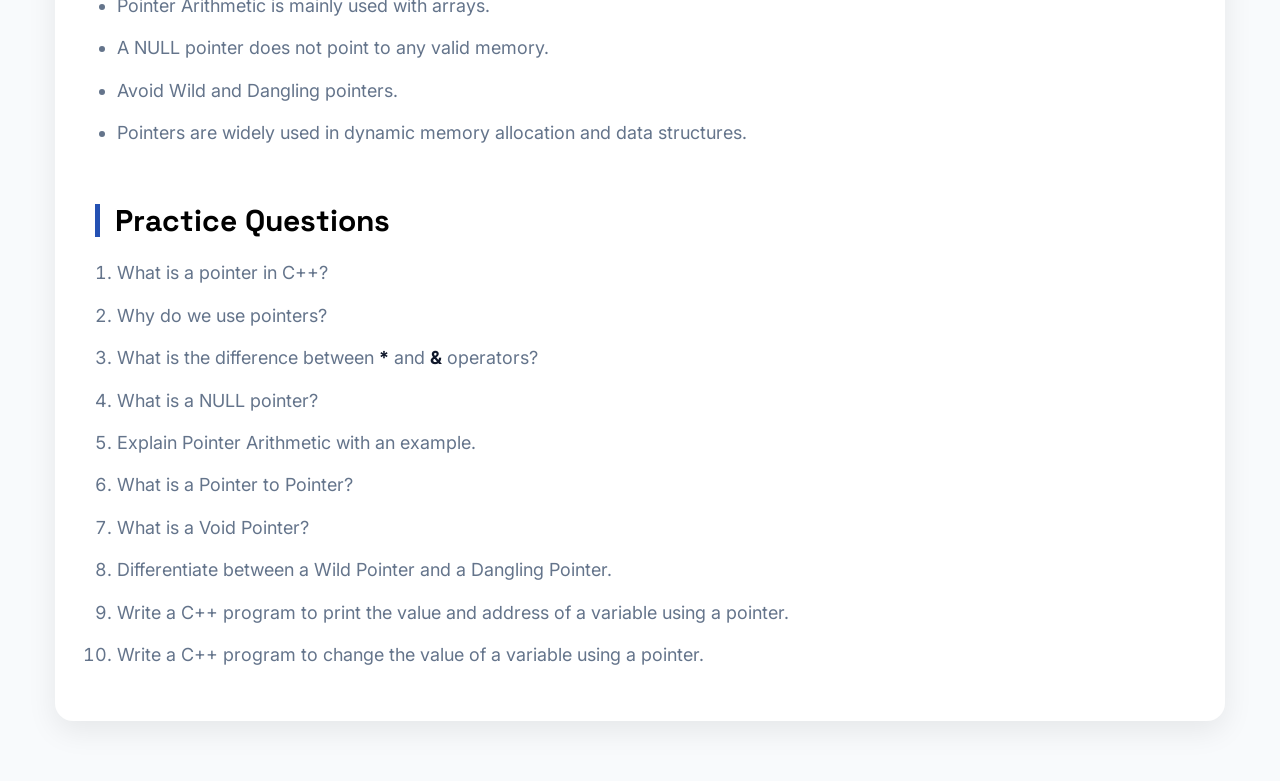
<file: pointer.html>
<!DOCTYPE html>
<html lang="en">

<head>

    <meta charset="UTF-8">
    <meta name="viewport" content="width=device-width, initial-scale=1.0">

    <title>Introduction to C++</title>

    <link rel="stylesheet" href="https://maxcdn.bootstrapcdn.com/bootstrap/3.4.1/css/bootstrap.min.css">

    <link rel="stylesheet" href="topics.css">

</head>

<body>

    <div class="section1">
        <div class="container">
            <div class="row">

                <div class="col-lg-12">
                    <h1>POINTERS IN C++</h1>
                </div>

                <div class="col-lg-8">

                    <h4>

                        Pointer C++ ka ek special variable hota hai jo kisi dusre variable ki value nahi, balki uska
                        memory address store karta hai. Pointers ka use memory management, arrays, functions aur dynamic
                        memory allocation me kiya jata hai. Ye C++ ke sabse powerful concepts me se ek hai.

                    </h4>

                    <h4>

                        <b>A pointer is a special variable that stores the memory address of another variable instead of
                            storing its actual value. Pointers are widely used in memory management, arrays, functions,
                            and
                            dynamic memory allocation.</b>

                    </h4>

                </div>

                <div class="col-lg-4">

                    <a href="./index.html#topics">

                        <img src="pointer9.png" class="img-responsive">

                    </a>

                </div>







                <div class="col-lg-12">

                    <h3>What is a Pointer?</h3>

                    <h4>

                        Pointer ek aisa variable hota hai jo kisi dusre variable ka memory address store karta hai.

                    </h4>

                    <h4>

                        <b>A pointer is a variable that stores the memory address of another variable.</b>

                    </h4>

                    <div class="box">

                        <strong>💡 Real Life Example</strong>

                        <p>

                            Socho tumhare dost ka ghar hai.

                        </p>

                        <p>

                            Ghar ke andar rehna ek alag baat hai, lekin ghar ka <b>address</b> alag hota hai.

                        </p>

                        <p>

                            Pointer ghar ke andar ki value nahi, balki us ghar ka <b>address</b> store karta hai.

                        </p>

                    </div>

                </div>







                <div class="col-lg-12">

                    <h3>Why Do We Use Pointers?</h3>

                    <h4>

                        Pointers ka use memory ko efficiently access karne aur bade programs ko fast aur flexible banane
                        ke
                        liye kiya jata hai.

                    </h4>

                    <h4>

                        <b>Pointers help access memory efficiently and are useful for dynamic memory allocation, arrays,
                            functions, and data structures.</b>

                    </h4>

                    <ul>

                        <li>Store memory addresses.</li>

                        <li>Access variables indirectly.</li>

                        <li>Pass data efficiently to functions.</li>

                        <li>Support dynamic memory allocation.</li>

                        <li>Used in linked lists, trees, and other data structures.</li>

                    </ul>

                </div>







                <div class="col-lg-12">

                    <h3>Pointer Declaration</h3>

                    <h4>

                        Pointer declare karne ke liye data type ke baad <b>*</b> symbol use kiya jata hai.

                    </h4>

                    <h4>

                        <b>A pointer is declared using the <code>*</code> symbol after the data type.</b>

                    </h4>

                    <pre>
int *ptr;
</pre>

                    <div class="box">

                        <strong>💡 Syntax Explanation</strong>

                        <ul>

                            <li><b>int</b> → Data type.</li>

                            <li><b>*</b> → Indicates that the variable is a pointer.</li>

                            <li><b>ptr</b> → Pointer variable name.</li>

                        </ul>

                    </div>

                </div>







                <div class="col-lg-12">

                    <h3>Address Operator (&)</h3>

                    <h4>

                        <b>&</b> operator kisi variable ka memory address return karta hai.

                    </h4>

                    <h4>

                        <b>The <code>&</code> operator returns the memory address of a variable.</b>

                    </h4>

                    <pre>
int num = 10;

cout << &num;
</pre>

                    <div class="box">

                        <strong>💡 Best Use</strong>

                        <p>

                            Address operator ka use pointer ko kisi variable ka address dene ke liye hota hai.

                        </p>

                    </div>

                </div>
                <div class="col-lg-12">

                    <h3>Pointer Initialization</h3>

                    <h4>

                        Pointer ko use karne se pehle usme kisi variable ka address store karna padta hai. Is process ko
                        <b>Pointer Initialization</b> kehte hain.

                    </h4>

                    <h4>

                        <b>Pointer initialization is the process of assigning the address of a variable to a
                            pointer.</b>

                    </h4>

                    <pre>
int num = 10;

int *ptr = &num;
</pre>

                    <div class="box">

                        <strong>💡 Best Use</strong>

                        <p>

                            Pointer ko initialize karne ke baad hi uske through variable ko access kiya ja sakta hai.

                        </p>

                    </div>

                </div>







                <div class="col-lg-12">

                    <h3>Dereference Operator (*)</h3>

                    <h4>

                        <b>*</b> operator ka use pointer ke andar stored address par maujood value ko access karne ke
                        liye kiya jata hai.

                    </h4>

                    <h4>

                        <b>The <code>*</code> operator is called the dereference operator. It is used to access the
                            value stored at the memory address held by a pointer.</b>

                    </h4>

                    <pre>
int num = 10;

int *ptr = &num;

cout << *ptr;
</pre>

                    <div class="box">

                        <strong>💡 Best Use</strong>

                        <p>

                            Dereference operator ka use pointer ke through original variable ki value ko read ya modify
                            karne ke liye hota hai.

                        </p>

                    </div>

                </div>







                <div class="col-lg-12">

                    <h3>Pointer Example</h3>

                    <h4>

                        Ye program ek variable ki value aur uska memory address pointer ki help se display karta hai.

                    </h4>

                    <h4>

                        <b>This program displays the value and memory address of a variable using a pointer.</b>

                    </h4>

                    <a class="btn btn-warning example-btn" data-toggle="collapse" href="#pointerExample">

                        <span class="glyphicon glyphicon-eye-open"></span>

                        View Example

                    </a>

                    <div id="pointerExample" class="collapse">

                        <pre>
#include &lt;iostream&gt;

using namespace std;

int main()
{

    int num = 50;

    int *ptr = &num;

    cout << "Value = " << *ptr << endl;

    cout << "Address = " << ptr;

    return 0;

}
</pre>

                        <div class="output">

                            <b>Output</b>

                            <br><br>

                            Value = 50

                            <br>

                            Address = 0x61ff08

                            <br><br>

                            <b>Explanation</b>

                            <br>

                            The variable <b>num</b> stores the value 50.

                            <br>

                            The pointer <b>ptr</b> stores the address of <b>num</b>.

                            <br>

                            Using <b>*ptr</b>, we access the value stored at that address.

                            <br>

                            The memory address may be different on every computer.

                        </div>

                    </div>

                </div>







                <div class="col-lg-12">

                    <h3>Changing Value Using Pointer</h3>

                    <h4>

                        Pointer ki help se original variable ki value ko bhi change kiya ja sakta hai.

                    </h4>

                    <h4>

                        <b>A pointer can also be used to modify the value of the original variable.</b>

                    </h4>

                    <pre>
int num = 20;

int *ptr = &num;

*ptr = 100;

cout << num;
</pre>

                    <div class="box">

                        <strong>💡 Best Use</strong>

                        <p>

                            Pointers allow direct modification of variables without accessing them by name.

                        </p>

                    </div>

                </div>







                <div class="col-lg-12">

                    <h3>Changing Value Example</h3>

                    <h4>

                        Ye program pointer ki help se variable ki value change karta hai.

                    </h4>

                    <h4>

                        <b>This program changes the value of a variable using a pointer.</b>

                    </h4>

                    <a class="btn btn-warning example-btn" data-toggle="collapse" href="#changePointerExample">

                        <span class="glyphicon glyphicon-eye-open"></span>

                        View Example

                    </a>

                    <div id="changePointerExample" class="collapse">

                        <pre>
#include &lt;iostream&gt;

using namespace std;

int main()
{

    int num = 20;

    int *ptr = &num;

    *ptr = 100;

    cout << num;

    return 0;

}
</pre>

                        <div class="output">

                            <b>Output</b>

                            <br><br>

                            100

                            <br><br>

                            <b>Explanation</b>

                            <br>

                            The pointer stores the address of <b>num</b>.

                            <br>

                            Using <b>*ptr = 100</b>, the value stored at that address is changed.

                            <br>

                            Therefore, the value of <b>num</b> becomes 100.

                        </div>

                    </div>

                </div>
                <div class="col-lg-12">

                    <h3>NULL Pointer</h3>

                    <h4>

                        Agar pointer kisi bhi valid memory address ko point nahi karta, to use <b>NULL Pointer</b> kehte
                        hain.

                    </h4>

                    <h4>

                        <b>A NULL pointer is a pointer that does not point to any valid memory location.</b>

                    </h4>

                    <pre>
int *ptr = NULL;
</pre>

                    <div class="box">

                        <strong>💡 Best Use</strong>

                        <p>

                            NULL Pointer ka use ye batane ke liye hota hai ki pointer abhi kisi memory address ko point
                            nahi kar raha.

                        </p>

                    </div>

                </div>







                <div class="col-lg-12">

                    <h3>Pointer Arithmetic</h3>

                    <h4>

                        Pointer Arithmetic ka use pointer ko next ya previous memory location par move karne ke liye
                        kiya jata hai.

                    </h4>

                    <h4>

                        <b>Pointer arithmetic allows a pointer to move to the next or previous memory location.</b>

                    </h4>

                    <pre>
int arr[3] = {10,20,30};

int *ptr = arr;

ptr++;

cout << *ptr;
</pre>

                    <div class="box">

                        <strong>💡 Best Use</strong>

                        <p>

                            Pointer Arithmetic arrays ko efficiently traverse karne ke liye use hoti hai.

                        </p>

                    </div>

                </div>







                <div class="col-lg-12">

                    <h3>Pointer Arithmetic Example</h3>

                    <h4>

                        Ye program pointer ko next memory location par move karta hai.

                    </h4>

                    <h4>

                        <b>This program moves the pointer to the next element of an array.</b>

                    </h4>

                    <a class="btn btn-warning example-btn" data-toggle="collapse" href="#pointerArithmeticExample">

                        <span class="glyphicon glyphicon-eye-open"></span>

                        View Example

                    </a>

                    <div id="pointerArithmeticExample" class="collapse">

                        <pre>
#include &lt;iostream&gt;

using namespace std;

int main()
{

    int arr[] = {10,20,30};

    int *ptr = arr;

    ptr++;

    cout << *ptr;

    return 0;

}
</pre>

                        <div class="output">

                            <b>Output</b>

                            <br><br>

                            20

                            <br><br>

                            <b>Explanation</b>

                            <br>

                            Initially, the pointer points to the first element (10).

                            <br>

                            After <b>ptr++</b>, it moves to the second element.

                            <br>

                            Therefore, <b>*ptr</b> prints 20.

                        </div>

                    </div>

                </div>







                <div class="col-lg-12">

                    <h3>Pointer to Pointer</h3>

                    <h4>

                        Jab ek pointer dusre pointer ka address store karta hai, use <b>Pointer to Pointer</b> kehte
                        hain.

                    </h4>

                    <h4>

                        <b>A pointer to pointer is a pointer that stores the address of another pointer.</b>

                    </h4>

                    <pre>
int num = 10;

int *ptr = &num;

int **pptr = &ptr;
</pre>

                    <div class="box">

                        <strong>💡 Best Use</strong>

                        <p>

                            Pointer to Pointer advanced programming aur dynamic memory management me use hota hai.

                        </p>

                    </div>

                </div>







                <div class="col-lg-12">

                    <h3>Pointer to Pointer Example</h3>

                    <h4>

                        Ye program Pointer to Pointer ka use dikhata hai.

                    </h4>

                    <h4>

                        <b>This program demonstrates the use of a pointer to pointer.</b>

                    </h4>

                    <a class="btn btn-warning example-btn" data-toggle="collapse" href="#pointerToPointerExample">

                        <span class="glyphicon glyphicon-eye-open"></span>

                        View Example

                    </a>

                    <div id="pointerToPointerExample" class="collapse">

                        <pre>
#include &lt;iostream&gt;

using namespace std;

int main()
{

    int num = 10;

    int *ptr = &num;

    int **pptr = &ptr;

    cout << **pptr;

    return 0;

}
</pre>

                        <div class="output">

                            <b>Output</b>

                            <br><br>

                            10

                            <br><br>

                            <b>Explanation</b>

                            <br>

                            <b>ptr</b> stores the address of <b>num</b>.

                            <br>

                            <b>pptr</b> stores the address of <b>ptr</b>.

                            <br>

                            Using <b>**pptr</b>, we access the value stored in <b>num</b>.

                        </div>

                    </div>

                </div>







                <div class="col-lg-12">

                    <h3>Void Pointer</h3>

                    <h4>

                        <b>Void Pointer</b> kisi bhi data type ka address store kar sakta hai, lekin use directly
                        dereference nahi kiya ja sakta.

                    </h4>

                    <h4>

                        <b>A void pointer can store the address of any data type, but it must be typecast before
                            dereferencing.</b>

                    </h4>

                    <pre>
int num = 10;

void *ptr = &num;
</pre>

                    <div class="box">

                        <strong>💡 Best Use</strong>

                        <p>

                            Void Pointer generic programming aur memory management me use hota hai.

                        </p>

                    </div>

                </div>
                <div class="col-lg-12">

                    <h3>Wild Pointer</h3>

                    <h4>

                        Agar pointer declare to kar diya jaye lekin usme koi valid memory address assign na kiya jaye,
                        to use <b>Wild Pointer</b> kehte hain.

                    </h4>

                    <h4>

                        <b>A wild pointer is a pointer that has been declared but not initialized with a valid memory
                            address.</b>

                    </h4>

                    <pre>
int *ptr;
</pre>

                    <div class="box">

                        <strong>💡 Best Use</strong>

                        <p>

                            Wild Pointer ka use avoid karna chahiye kyunki ye unpredictable behavior aur program crash
                            ka reason ban sakta hai.

                        </p>

                    </div>

                </div>







                <div class="col-lg-12">

                    <h3>Dangling Pointer</h3>

                    <h4>

                        Dangling Pointer wo pointer hota hai jo aisi memory ko point karta hai jo free ya delete ho
                        chuki ho.

                    </h4>

                    <h4>

                        <b>A dangling pointer points to a memory location that has already been deleted or released.</b>

                    </h4>

                    <pre>
int *ptr = new int(10);

delete ptr;
</pre>

                    <div class="box">

                        <strong>💡 Best Use</strong>

                        <p>

                            Memory delete karne ke baad pointer ko <b>NULL</b> kar dena ek achhi practice hai.

                        </p>

                    </div>

                </div>







                <div class="col-lg-12">

                    <h3>Common Mistakes</h3>

                    <h4>

                        Beginners pointers use karte waqt kuch common mistakes karte hain jo errors ya crashes ka reason
                        ban sakti hain.

                    </h4>

                    <h4>

                        <b>Beginners often make common mistakes while using pointers, which may lead to errors or
                            program crashes.</b>

                    </h4>

                    <ul>

                        <li>Using an uninitialized pointer.</li>

                        <li>Dereferencing a NULL pointer.</li>

                        <li>Accessing memory after deleting it.</li>

                        <li>Forgetting to initialize a pointer.</li>

                        <li>Confusing <b>*</b> and <b>&</b> operators.</li>

                    </ul>

                </div>







                <div class="col-lg-12">

                    <h3>Important Note</h3>

                    <h4>

                        Pointer ko use karne se pehle hamesha initialize karein. Agar pointer kisi valid address ko
                        point nahi karta, to uska use program ko crash kar sakta hai.

                    </h4>

                    <h4>

                        <b>Always initialize pointers before using them. Never dereference an invalid or NULL
                            pointer.</b>

                    </h4>

                </div>







                <div class="col-lg-12">

                    <h3>Did You Know?</h3>

                    <h4>

                        Pointers C++ ki sabse powerful features me se ek hain. Operating Systems, Game Engines, Database
                        Systems aur Embedded Systems me pointers ka bahut use hota hai.

                    </h4>

                    <h4>

                        <b>Pointers are one of the most powerful features of C++. They are widely used in operating
                            systems, game engines, database systems, and embedded programming.</b>

                    </h4>

                </div>







                <div class="col-lg-12">

                    <h3>Summary Table</h3>

                    <table class="table table-bordered">

                        <tr>

                            <th>Concept</th>

                            <th>Purpose</th>

                        </tr>

                        <tr>

                            <td>Pointer</td>

                            <td>Stores the address of another variable.</td>

                        </tr>

                        <tr>

                            <td>Address Operator (&)</td>

                            <td>Returns the memory address.</td>

                        </tr>

                        <tr>

                            <td>Dereference Operator (*)</td>

                            <td>Accesses the value stored at an address.</td>

                        </tr>

                        <tr>

                            <td>NULL Pointer</td>

                            <td>Points to no valid memory location.</td>

                        </tr>

                        <tr>

                            <td>Pointer Arithmetic</td>

                            <td>Moves between memory locations.</td>

                        </tr>

                        <tr>

                            <td>Pointer to Pointer</td>

                            <td>Stores the address of another pointer.</td>

                        </tr>

                        <tr>

                            <td>Void Pointer</td>

                            <td>Can store the address of any data type.</td>

                        </tr>

                        <tr>

                            <td>Wild Pointer</td>

                            <td>Uninitialized pointer.</td>

                        </tr>

                        <tr>

                            <td>Dangling Pointer</td>

                            <td>Points to deleted memory.</td>

                        </tr>

                    </table>

                </div>







                <div class="col-lg-12">

                    <h3>Key Points</h3>

                    <ul>

                        <li>A pointer stores the address of another variable.</li>

                        <li>Use <b>&</b> to get the address of a variable.</li>

                        <li>Use <b>*</b> to access the value stored at an address.</li>

                        <li>Always initialize pointers before using them.</li>

                        <li>Pointer Arithmetic is mainly used with arrays.</li>

                        <li>A NULL pointer does not point to any valid memory.</li>

                        <li>Avoid Wild and Dangling pointers.</li>

                        <li>Pointers are widely used in dynamic memory allocation and data structures.</li>

                    </ul>

                </div>







                <div class="col-lg-12">

                    <h3>Practice Questions</h3>

                    <ol>

                        <li>What is a pointer in C++?</li>

                        <li>Why do we use pointers?</li>

                        <li>What is the difference between <b>*</b> and <b>&</b> operators?</li>

                        <li>What is a NULL pointer?</li>

                        <li>Explain Pointer Arithmetic with an example.</li>

                        <li>What is a Pointer to Pointer?</li>

                        <li>What is a Void Pointer?</li>

                        <li>Differentiate between a Wild Pointer and a Dangling Pointer.</li>

                        <li>Write a C++ program to print the value and address of a variable using a pointer.</li>

                        <li>Write a C++ program to change the value of a variable using a pointer.</li>

                    </ol>

                </div>

            </div>

        </div>

    </div>
    <a href="index.html#topics" class="home-btn">
        <span class="glyphicon glyphicon-home"></span>
    </a>

    <!-- jQuery library -->
    <script src="https://ajax.googleapis.com/ajax/libs/jquery/3.7.1/jquery.min.js"></script>

    <!-- Latest compiled JavaScript -->
    <script src="https://maxcdn.bootstrapcdn.com/bootstrap/3.4.1/js/bootstrap.min.js"></script>

</body>

</html>
</file>
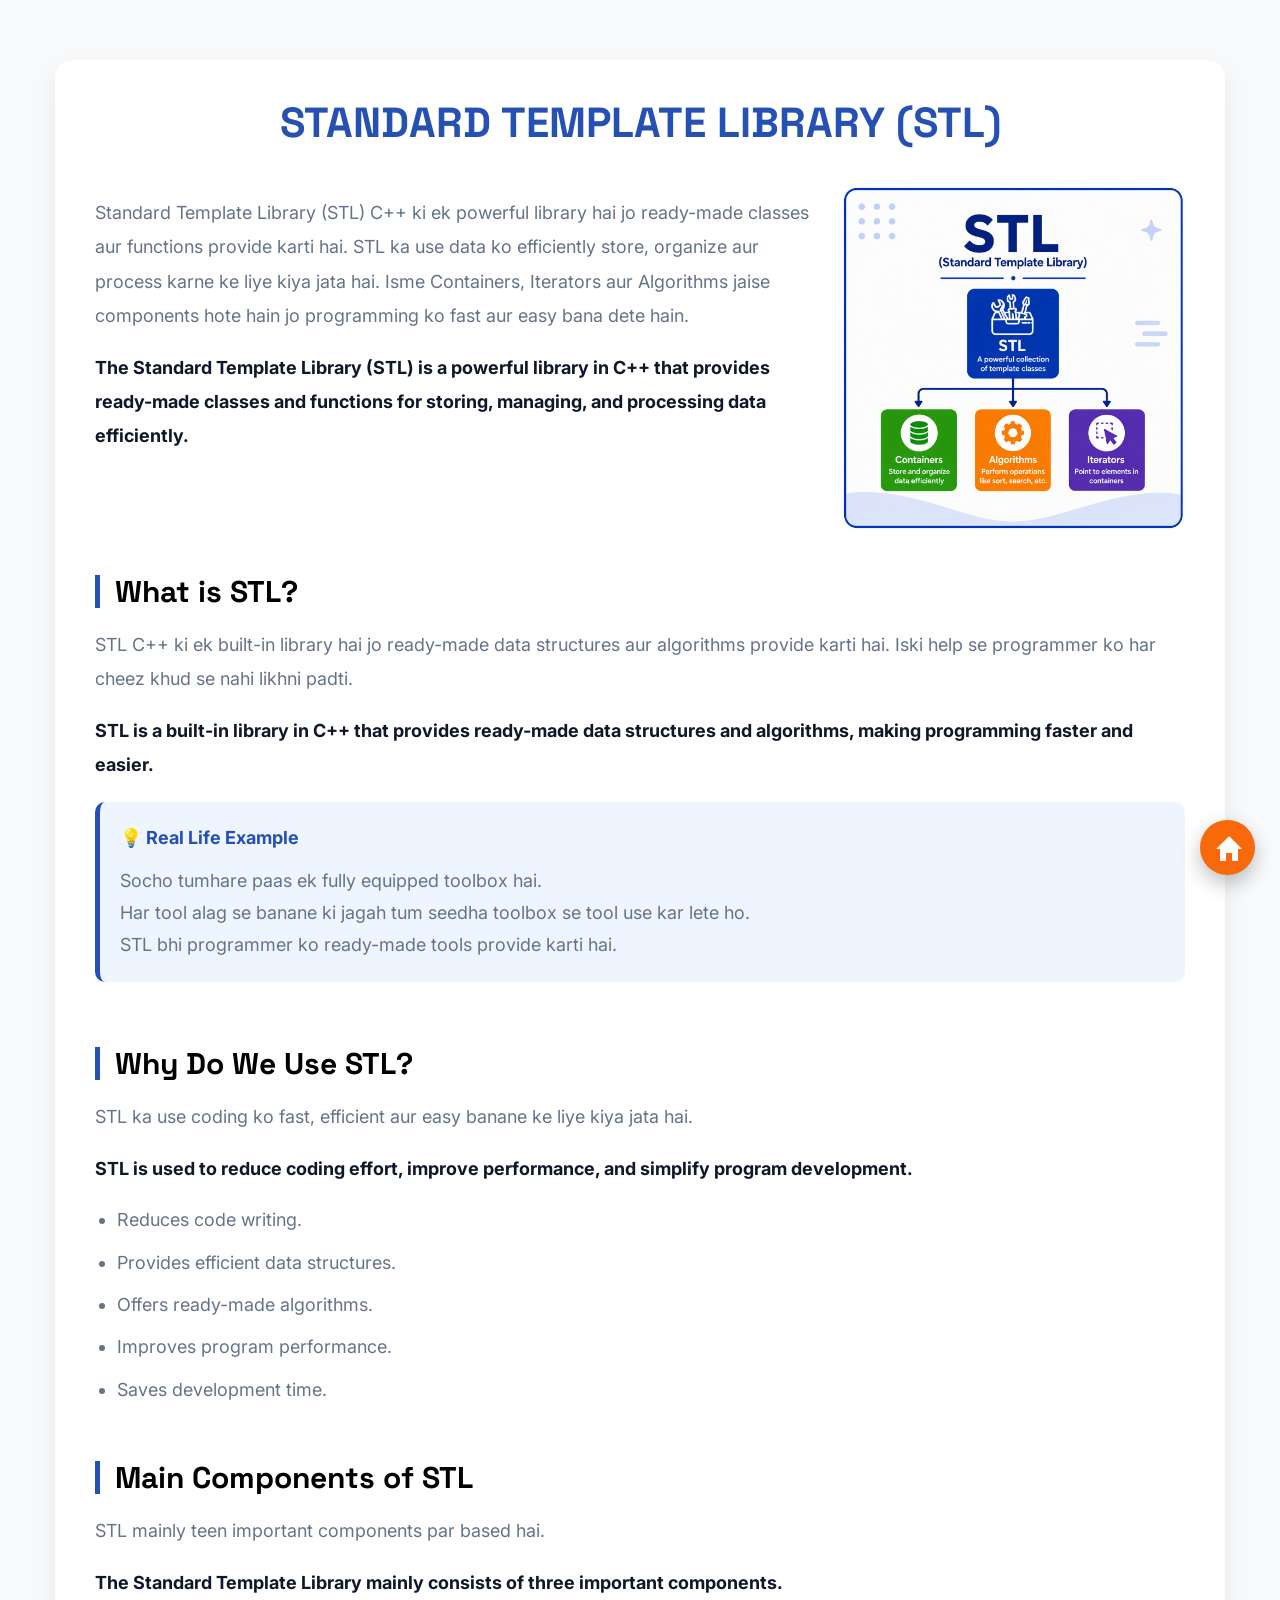
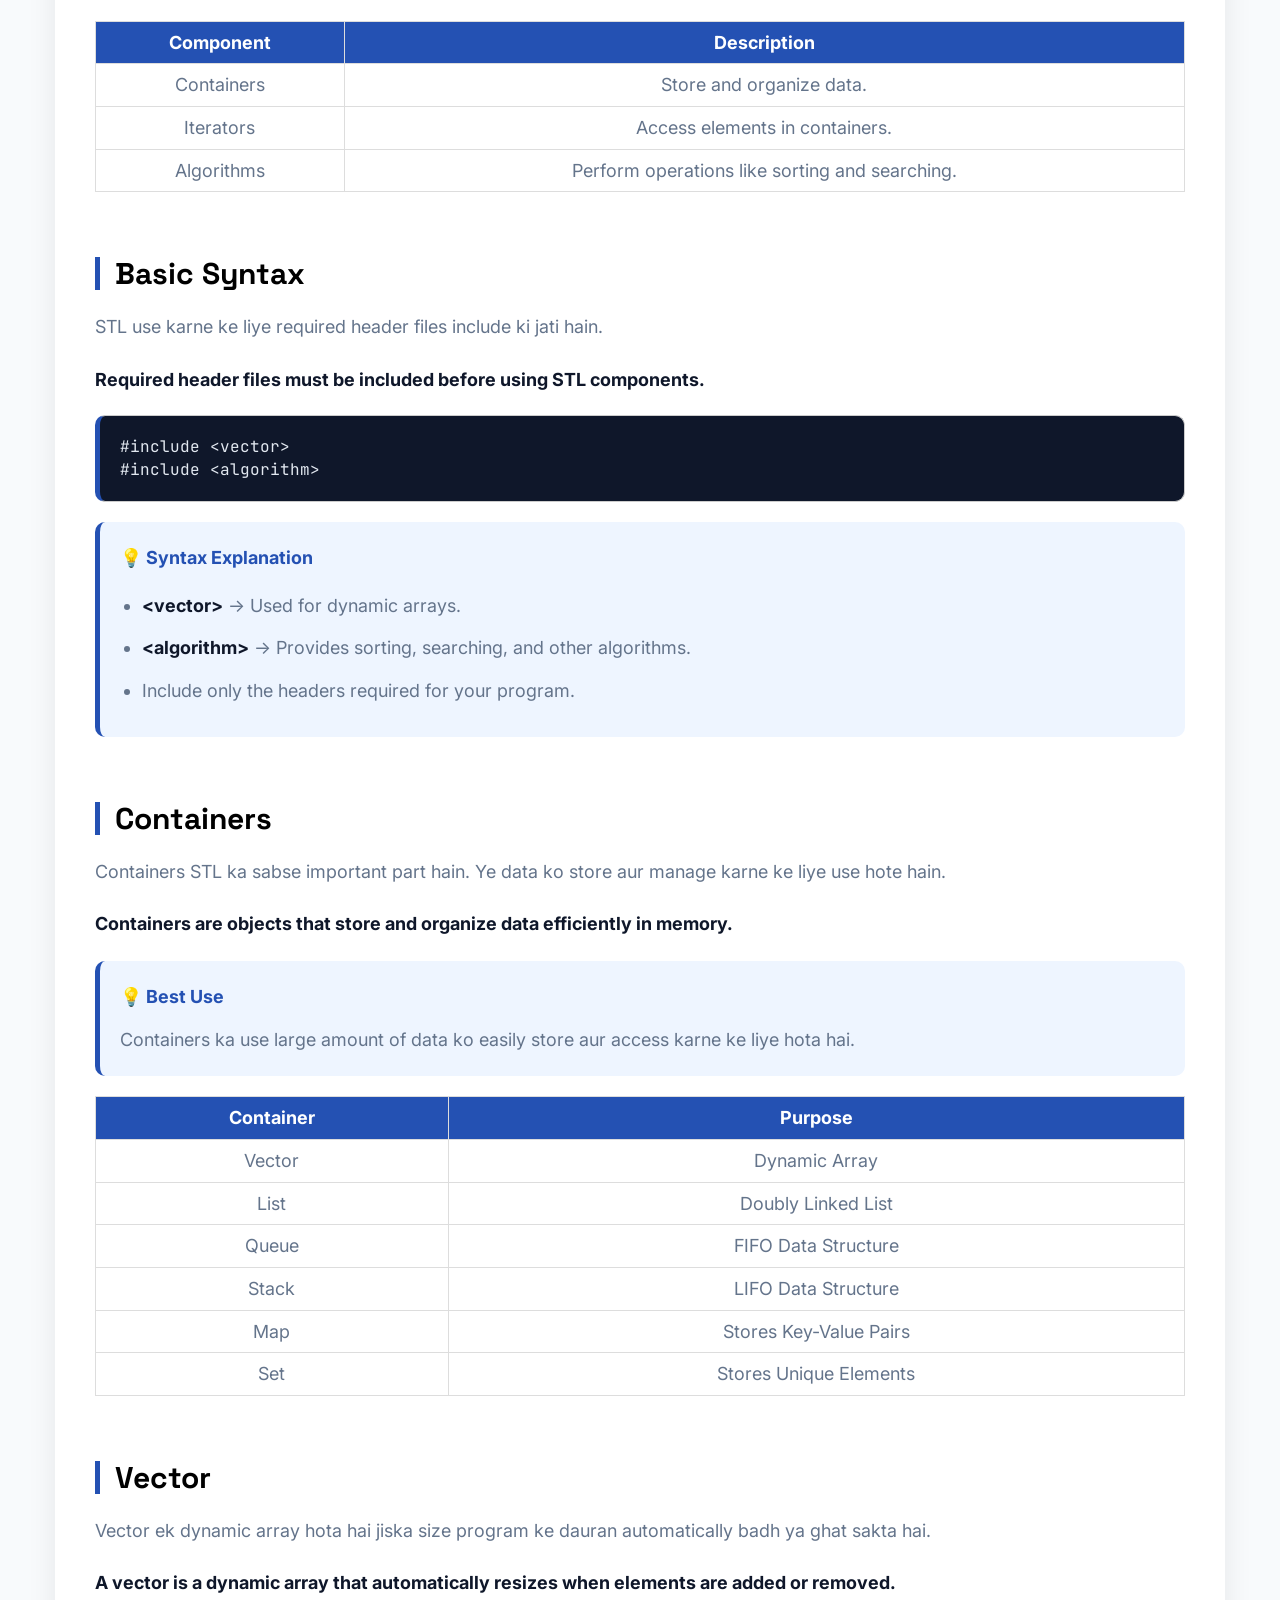
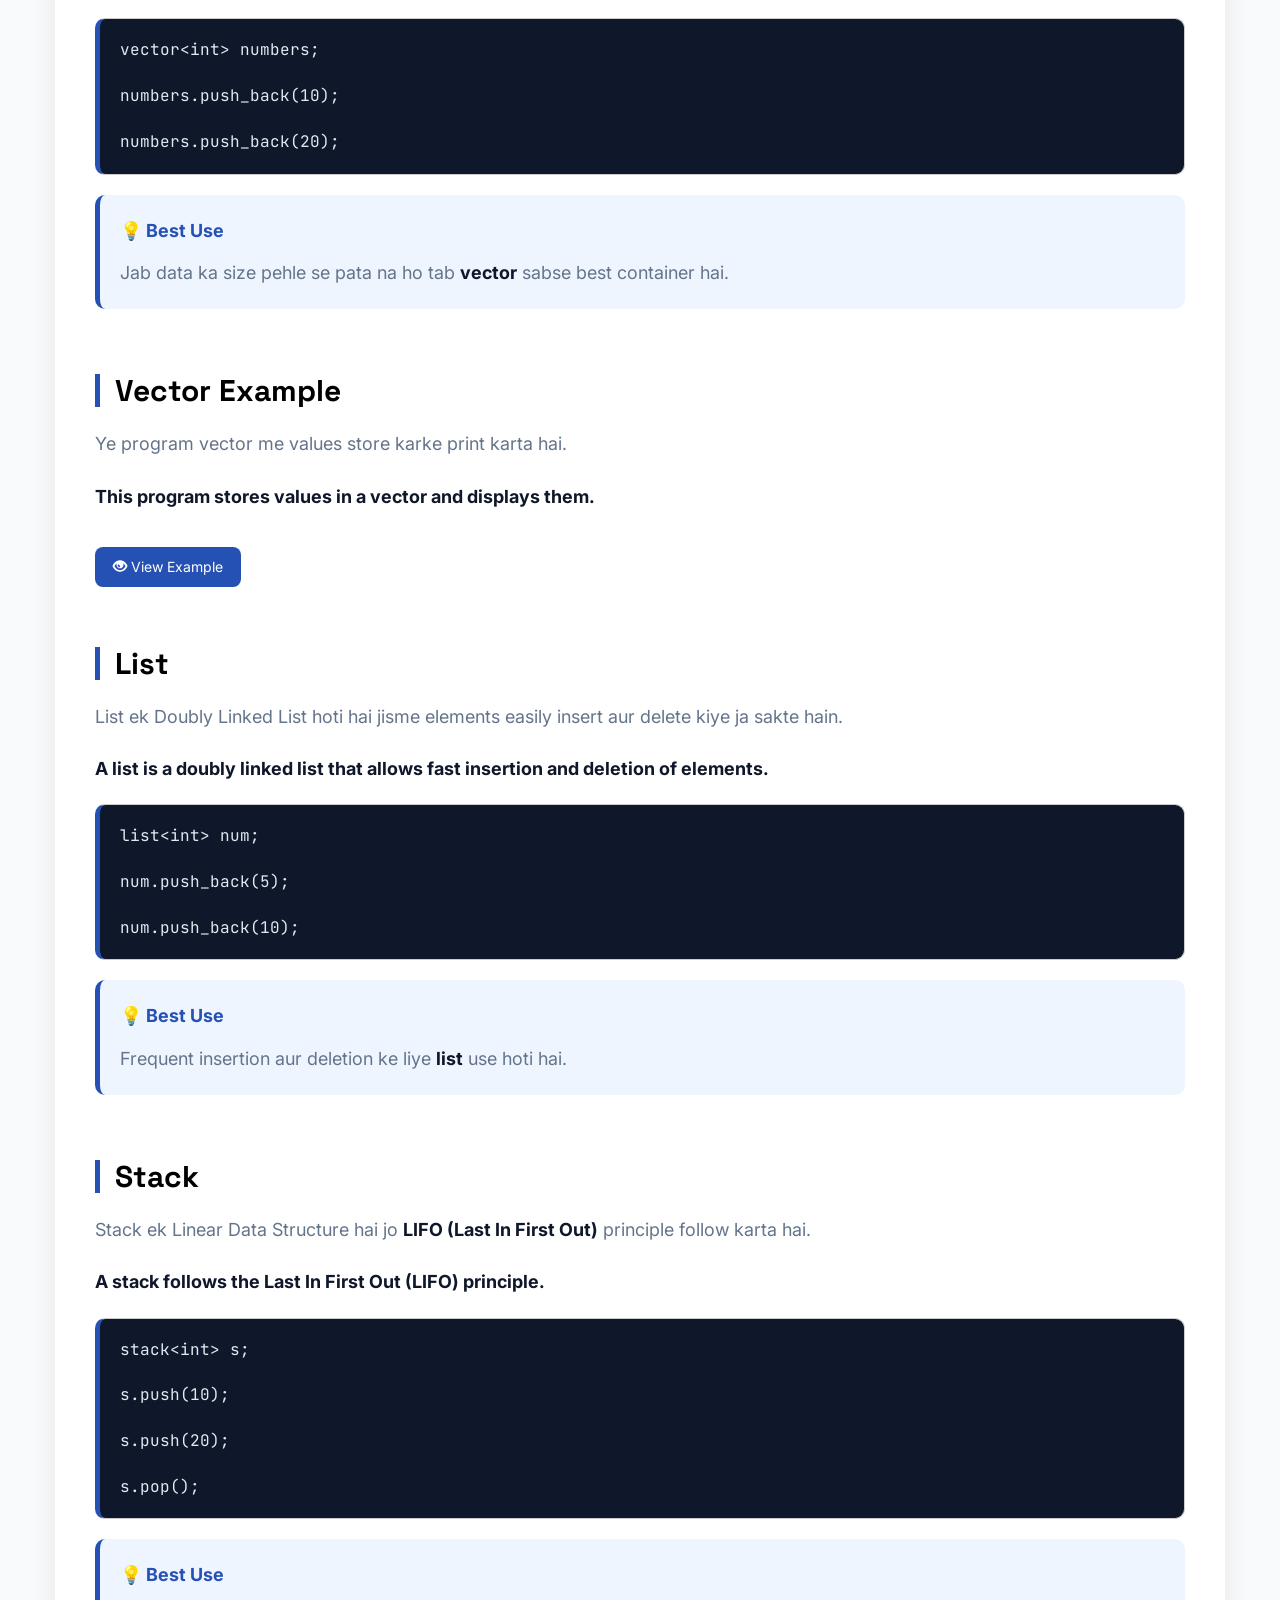
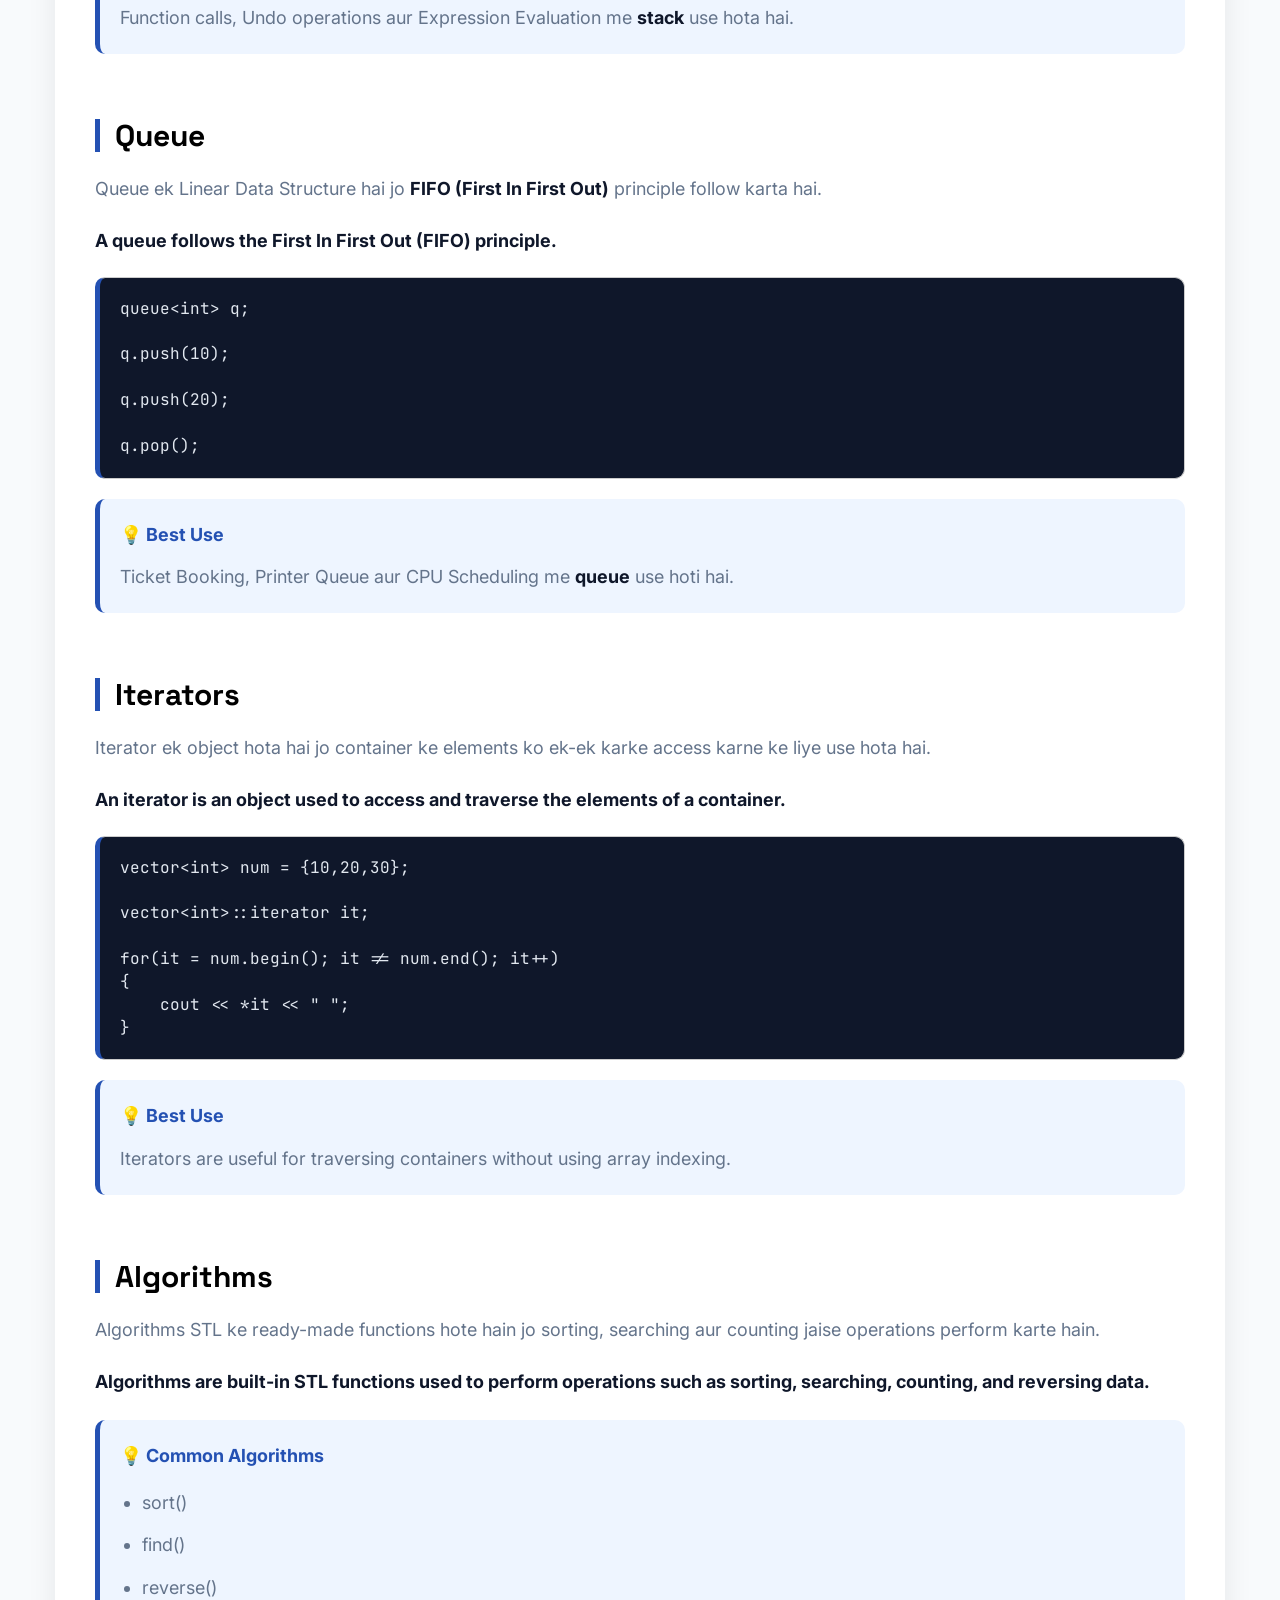
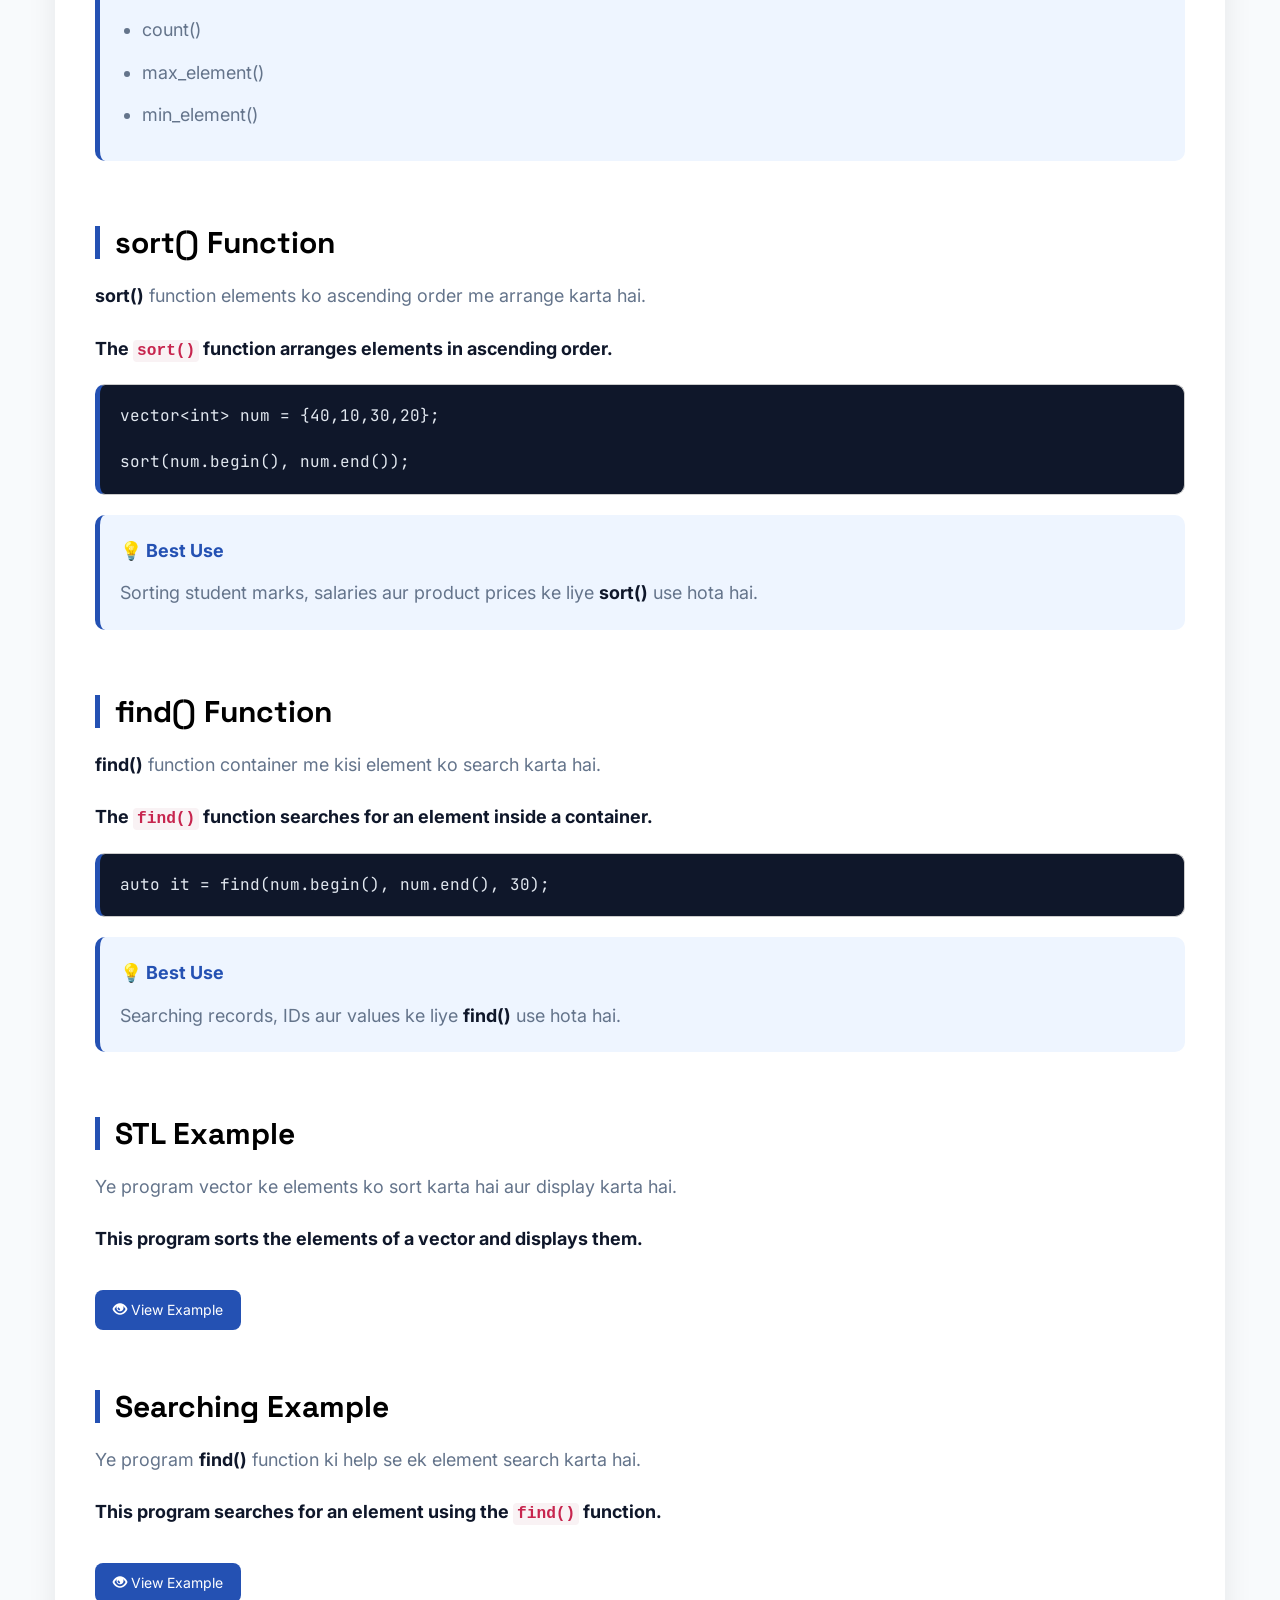
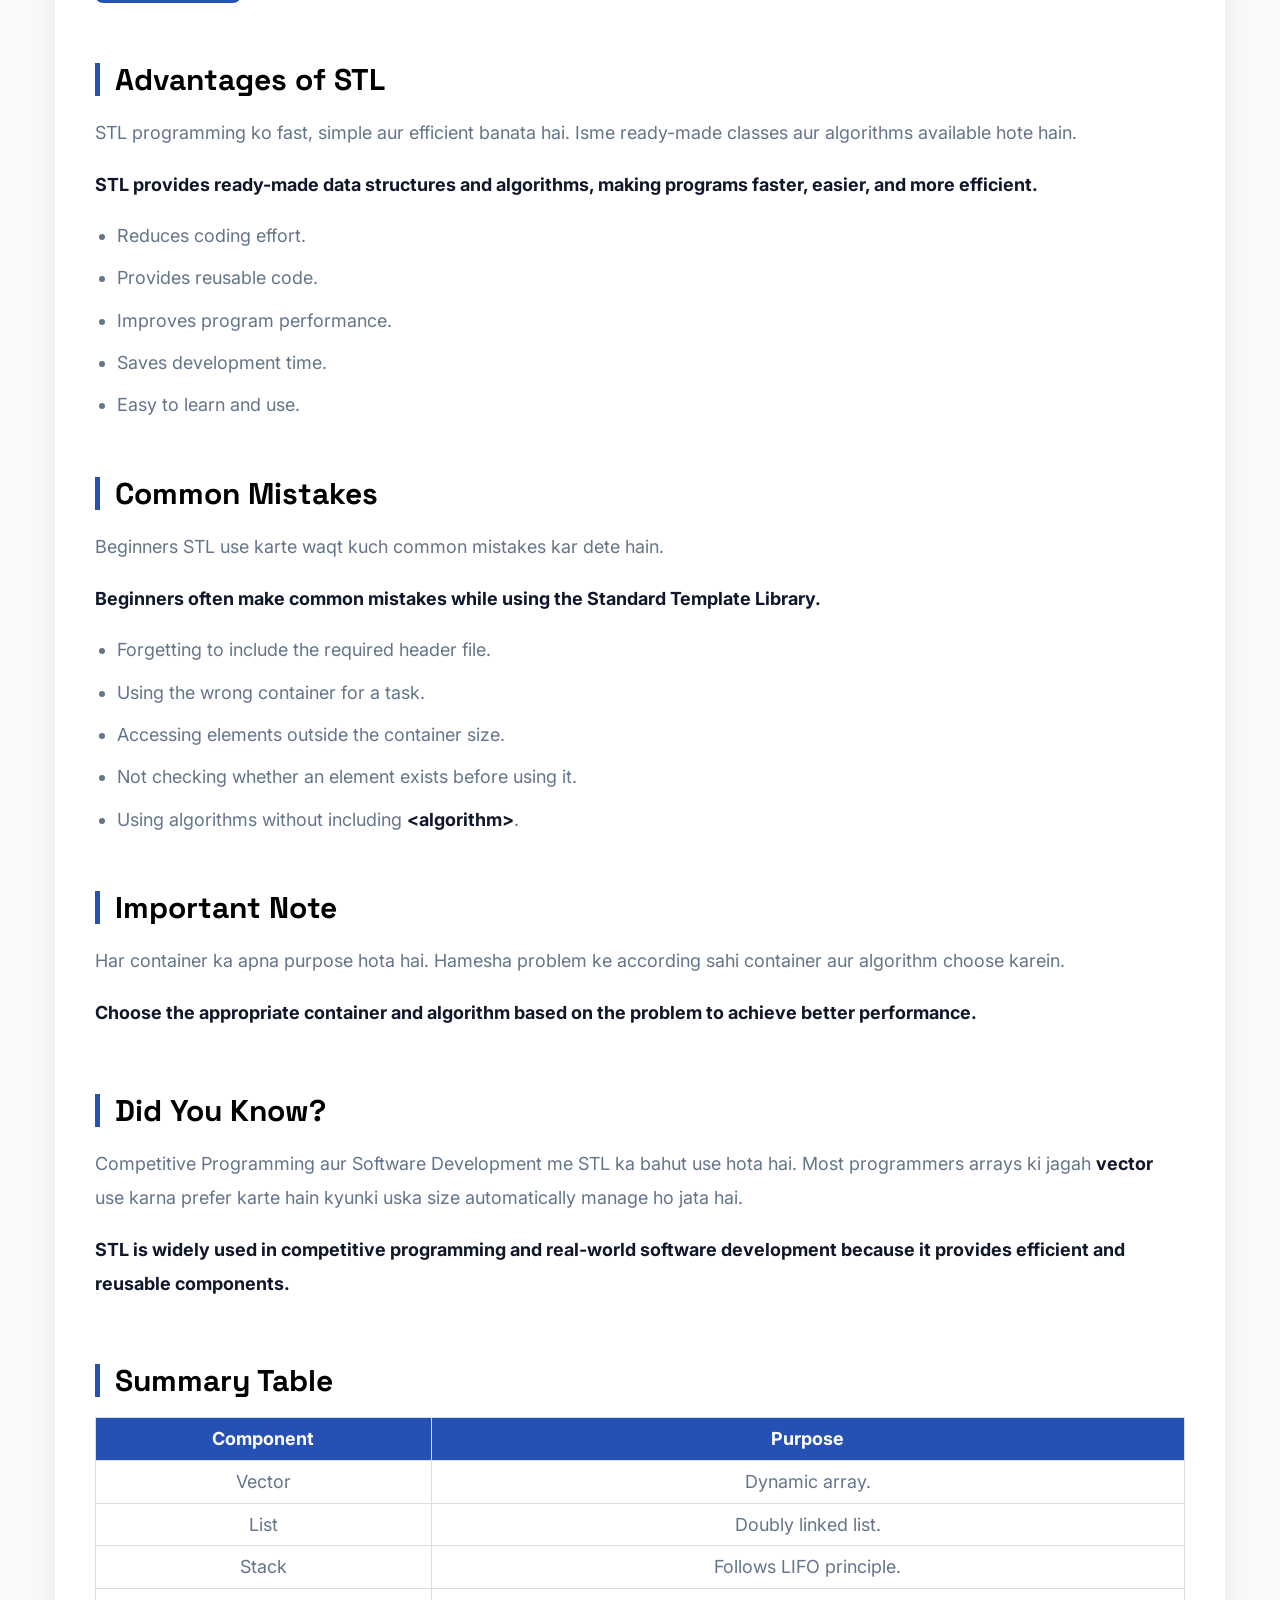
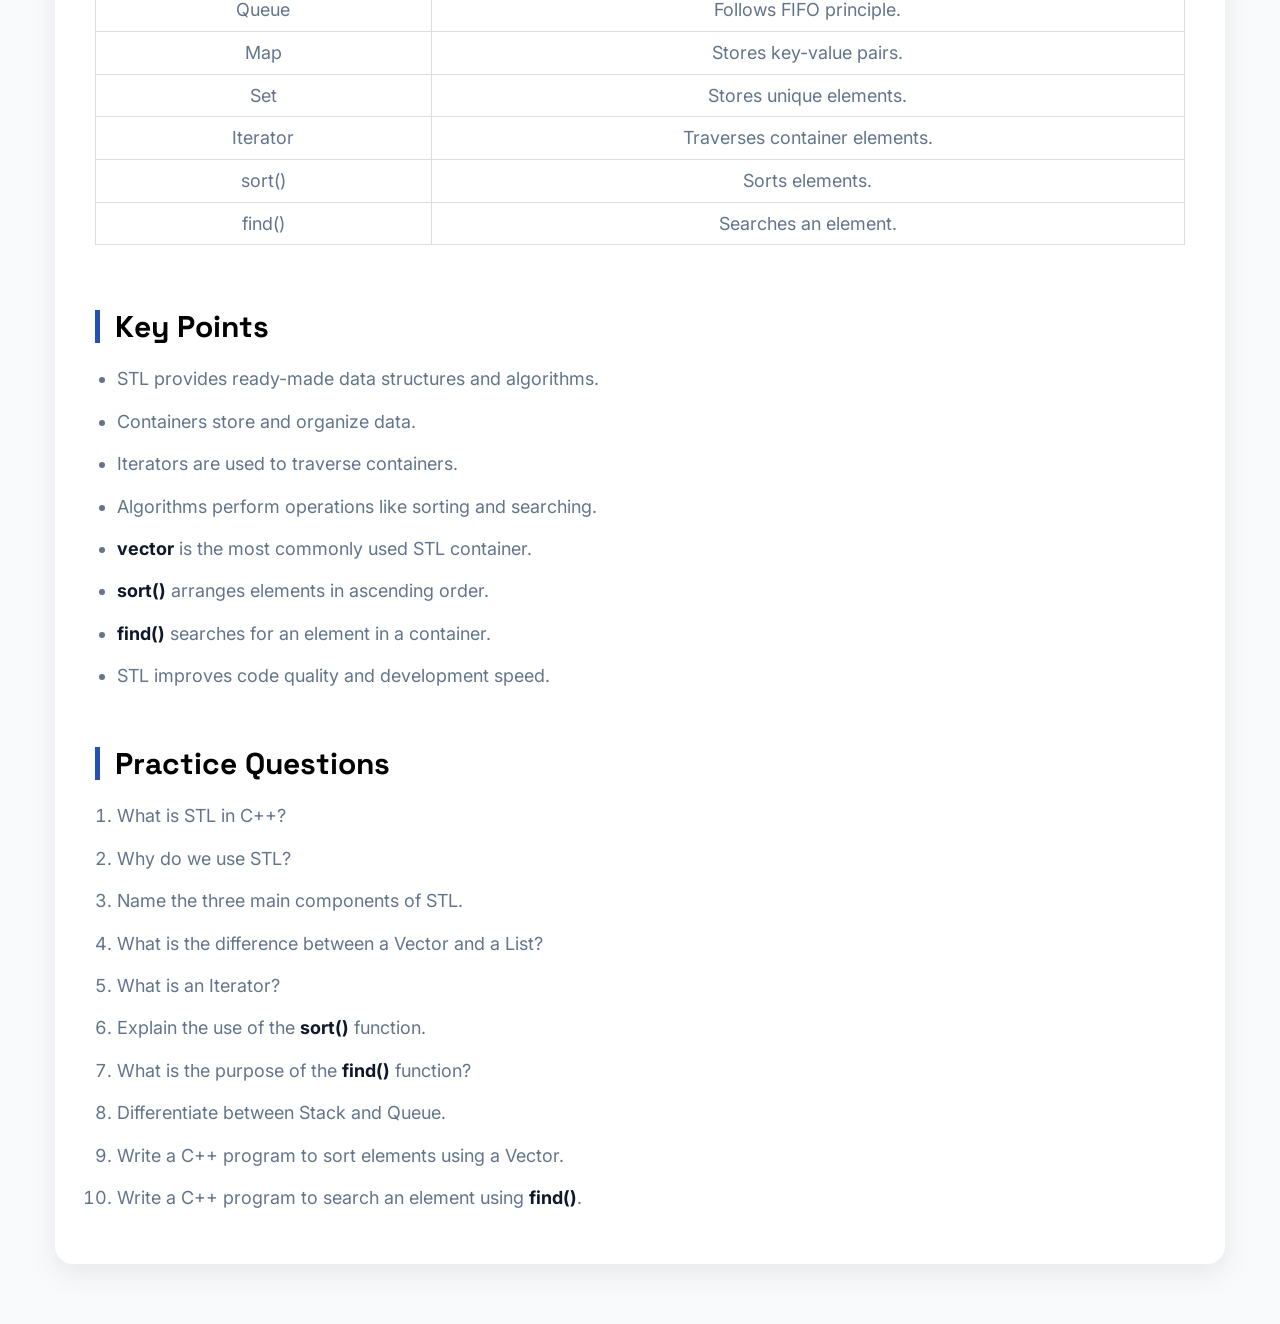
<file: stl.html>
<!DOCTYPE html>
<html lang="en">

<head>

    <meta charset="UTF-8">
    <meta name="viewport" content="width=device-width, initial-scale=1.0">

    <title>Introduction to C++</title>

    <link rel="stylesheet" href="https://maxcdn.bootstrapcdn.com/bootstrap/3.4.1/css/bootstrap.min.css">

    <link rel="stylesheet" href="topics.css">
</head>

<body>

    <div class="section1">
        <div class="container">
            <div class="row">

                <div class="col-lg-12">
                    <h1>STANDARD TEMPLATE LIBRARY (STL)</h1>
                </div>

                <div class="col-lg-8">

                    <h4>

                        Standard Template Library (STL) C++ ki ek powerful library hai jo ready-made classes aur
                        functions provide karti hai. STL ka use data ko efficiently store, organize aur process karne ke
                        liye kiya jata hai. Isme Containers, Iterators aur Algorithms jaise components hote hain jo
                        programming ko fast aur easy bana dete hain.

                    </h4>

                    <h4>

                        <b>The Standard Template Library (STL) is a powerful library in C++ that provides ready-made
                            classes and functions for storing, managing, and processing data efficiently.</b>

                    </h4>

                </div>

                <div class="col-lg-4">

                    <a href="./index.html#topics">

                        <img src="stl12.png" class="img-responsive">

                    </a>

                </div>







                <div class="col-lg-12">

                    <h3>What is STL?</h3>

                    <h4>

                        STL C++ ki ek built-in library hai jo ready-made data structures aur algorithms provide karti
                        hai. Iski help se programmer ko har cheez khud se nahi likhni padti.

                    </h4>

                    <h4>

                        <b>STL is a built-in library in C++ that provides ready-made data structures and algorithms,
                            making programming faster and easier.</b>

                    </h4>

                    <div class="box">

                        <strong>💡 Real Life Example</strong>

                        <p>

                            Socho tumhare paas ek fully equipped toolbox hai.

                        </p>

                        <p>

                            Har tool alag se banane ki jagah tum seedha toolbox se tool use kar lete ho.

                        </p>

                        <p>

                            STL bhi programmer ko ready-made tools provide karti hai.

                        </p>

                    </div>

                </div>







                <div class="col-lg-12">

                    <h3>Why Do We Use STL?</h3>

                    <h4>

                        STL ka use coding ko fast, efficient aur easy banane ke liye kiya jata hai.

                    </h4>

                    <h4>

                        <b>STL is used to reduce coding effort, improve performance, and simplify program
                            development.</b>

                    </h4>

                    <ul>

                        <li>Reduces code writing.</li>

                        <li>Provides efficient data structures.</li>

                        <li>Offers ready-made algorithms.</li>

                        <li>Improves program performance.</li>

                        <li>Saves development time.</li>

                    </ul>

                </div>







                <div class="col-lg-12">

                    <h3>Main Components of STL</h3>

                    <h4>

                        STL mainly teen important components par based hai.

                    </h4>

                    <h4>

                        <b>The Standard Template Library mainly consists of three important components.</b>

                    </h4>

                    <table class="table table-bordered">

                        <tr>

                            <th>Component</th>

                            <th>Description</th>

                        </tr>

                        <tr>

                            <td>Containers</td>

                            <td>Store and organize data.</td>

                        </tr>

                        <tr>

                            <td>Iterators</td>

                            <td>Access elements in containers.</td>

                        </tr>

                        <tr>

                            <td>Algorithms</td>

                            <td>Perform operations like sorting and searching.</td>

                        </tr>

                    </table>

                </div>







                <div class="col-lg-12">

                    <h3>Basic Syntax</h3>

                    <h4>

                        STL use karne ke liye required header files include ki jati hain.

                    </h4>

                    <h4>

                        <b>Required header files must be included before using STL components.</b>

                    </h4>

                    <pre>
#include &lt;vector&gt;
#include &lt;algorithm&gt;
</pre>

                    <div class="box">

                        <strong>💡 Syntax Explanation</strong>

                        <ul>

                            <li><b>&lt;vector&gt;</b> → Used for dynamic arrays.</li>

                            <li><b>&lt;algorithm&gt;</b> → Provides sorting, searching, and other algorithms.</li>

                            <li>Include only the headers required for your program.</li>

                        </ul>

                    </div>

                </div>
                <div class="col-lg-12">

                    <h3>Containers</h3>

                    <h4>

                        Containers STL ka sabse important part hain. Ye data ko store aur manage karne ke liye use hote
                        hain.

                    </h4>

                    <h4>

                        <b>Containers are objects that store and organize data efficiently in memory.</b>

                    </h4>

                    <div class="box">

                        <strong>💡 Best Use</strong>

                        <p>

                            Containers ka use large amount of data ko easily store aur access karne ke liye hota hai.

                        </p>

                    </div>

                    <table class="table table-bordered">

                        <tr>

                            <th>Container</th>

                            <th>Purpose</th>

                        </tr>

                        <tr>

                            <td>Vector</td>

                            <td>Dynamic Array</td>

                        </tr>

                        <tr>

                            <td>List</td>

                            <td>Doubly Linked List</td>

                        </tr>

                        <tr>

                            <td>Queue</td>

                            <td>FIFO Data Structure</td>

                        </tr>

                        <tr>

                            <td>Stack</td>

                            <td>LIFO Data Structure</td>

                        </tr>

                        <tr>

                            <td>Map</td>

                            <td>Stores Key-Value Pairs</td>

                        </tr>

                        <tr>

                            <td>Set</td>

                            <td>Stores Unique Elements</td>

                        </tr>

                    </table>

                </div>







                <div class="col-lg-12">

                    <h3>Vector</h3>

                    <h4>

                        Vector ek dynamic array hota hai jiska size program ke dauran automatically badh ya ghat sakta
                        hai.

                    </h4>

                    <h4>

                        <b>A vector is a dynamic array that automatically resizes when elements are added or
                            removed.</b>

                    </h4>

                    <pre>
vector&lt;int&gt; numbers;

numbers.push_back(10);

numbers.push_back(20);
</pre>

                    <div class="box">

                        <strong>💡 Best Use</strong>

                        <p>

                            Jab data ka size pehle se pata na ho tab <b>vector</b> sabse best container hai.

                        </p>

                    </div>

                </div>







                <div class="col-lg-12">

                    <h3>Vector Example</h3>

                    <h4>

                        Ye program vector me values store karke print karta hai.

                    </h4>

                    <h4>

                        <b>This program stores values in a vector and displays them.</b>

                    </h4>

                    <a class="btn btn-warning example-btn" data-toggle="collapse" href="#vectorExample">

                        <span class="glyphicon glyphicon-eye-open"></span>

                        View Example

                    </a>

                    <div id="vectorExample" class="collapse">

                        <pre>
#include &lt;iostream&gt;
#include &lt;vector&gt;

using namespace std;

int main()
{

    vector&lt;int&gt; num;

    num.push_back(10);

    num.push_back(20);

    num.push_back(30);

    for(int i=0;i&lt;num.size();i++)
    {
        cout << num[i] << " ";
    }

    return 0;

}
</pre>

                        <div class="output">

                            <b>Output</b>

                            <br><br>

                            10 20 30

                            <br><br>

                            <b>Explanation</b>

                            <br>

                            Three values are inserted into the vector using <b>push_back()</b>.

                            <br>

                            The loop prints all elements one by one.

                        </div>

                    </div>

                </div>







                <div class="col-lg-12">

                    <h3>List</h3>

                    <h4>

                        List ek Doubly Linked List hoti hai jisme elements easily insert aur delete kiye ja sakte hain.

                    </h4>

                    <h4>

                        <b>A list is a doubly linked list that allows fast insertion and deletion of elements.</b>

                    </h4>

                    <pre>
list&lt;int&gt; num;

num.push_back(5);

num.push_back(10);
</pre>

                    <div class="box">

                        <strong>💡 Best Use</strong>

                        <p>

                            Frequent insertion aur deletion ke liye <b>list</b> use hoti hai.

                        </p>

                    </div>

                </div>







                <div class="col-lg-12">

                    <h3>Stack</h3>

                    <h4>

                        Stack ek Linear Data Structure hai jo <b>LIFO (Last In First Out)</b> principle follow karta
                        hai.

                    </h4>

                    <h4>

                        <b>A stack follows the Last In First Out (LIFO) principle.</b>

                    </h4>

                    <pre>
stack&lt;int&gt; s;

s.push(10);

s.push(20);

s.pop();
</pre>

                    <div class="box">

                        <strong>💡 Best Use</strong>

                        <p>

                            Function calls, Undo operations aur Expression Evaluation me <b>stack</b> use hota hai.

                        </p>

                    </div>

                </div>







                <div class="col-lg-12">

                    <h3>Queue</h3>

                    <h4>

                        Queue ek Linear Data Structure hai jo <b>FIFO (First In First Out)</b> principle follow karta
                        hai.

                    </h4>

                    <h4>

                        <b>A queue follows the First In First Out (FIFO) principle.</b>

                    </h4>

                    <pre>
queue&lt;int&gt; q;

q.push(10);

q.push(20);

q.pop();
</pre>

                    <div class="box">

                        <strong>💡 Best Use</strong>

                        <p>

                            Ticket Booking, Printer Queue aur CPU Scheduling me <b>queue</b> use hoti hai.

                        </p>

                    </div>

                </div>
                <div class="col-lg-12">

                    <h3>Iterators</h3>

                    <h4>

                        Iterator ek object hota hai jo container ke elements ko ek-ek karke access karne ke liye use
                        hota hai.

                    </h4>

                    <h4>

                        <b>An iterator is an object used to access and traverse the elements of a container.</b>

                    </h4>

                    <pre>
vector&lt;int&gt; num = {10,20,30};

vector&lt;int&gt;::iterator it;

for(it = num.begin(); it != num.end(); it++)
{
    cout << *it << " ";
}
</pre>

                    <div class="box">

                        <strong>💡 Best Use</strong>

                        <p>

                            Iterators are useful for traversing containers without using array indexing.

                        </p>

                    </div>

                </div>







                <div class="col-lg-12">

                    <h3>Algorithms</h3>

                    <h4>

                        Algorithms STL ke ready-made functions hote hain jo sorting, searching aur counting jaise
                        operations perform karte hain.

                    </h4>

                    <h4>

                        <b>Algorithms are built-in STL functions used to perform operations such as sorting, searching,
                            counting, and reversing data.</b>

                    </h4>

                    <div class="box">

                        <strong>💡 Common Algorithms</strong>

                        <ul>

                            <li>sort()</li>

                            <li>find()</li>

                            <li>reverse()</li>

                            <li>count()</li>

                            <li>max_element()</li>

                            <li>min_element()</li>

                        </ul>

                    </div>

                </div>







                <div class="col-lg-12">

                    <h3>sort() Function</h3>

                    <h4>

                        <b>sort()</b> function elements ko ascending order me arrange karta hai.

                    </h4>

                    <h4>

                        <b>The <code>sort()</code> function arranges elements in ascending order.</b>

                    </h4>

                    <pre>
vector&lt;int&gt; num = {40,10,30,20};

sort(num.begin(), num.end());
</pre>

                    <div class="box">

                        <strong>💡 Best Use</strong>

                        <p>

                            Sorting student marks, salaries aur product prices ke liye <b>sort()</b> use hota hai.

                        </p>

                    </div>

                </div>







                <div class="col-lg-12">

                    <h3>find() Function</h3>

                    <h4>

                        <b>find()</b> function container me kisi element ko search karta hai.

                    </h4>

                    <h4>

                        <b>The <code>find()</code> function searches for an element inside a container.</b>

                    </h4>

                    <pre>
auto it = find(num.begin(), num.end(), 30);
</pre>

                    <div class="box">

                        <strong>💡 Best Use</strong>

                        <p>

                            Searching records, IDs aur values ke liye <b>find()</b> use hota hai.

                        </p>

                    </div>

                </div>







                <div class="col-lg-12">

                    <h3>STL Example</h3>

                    <h4>

                        Ye program vector ke elements ko sort karta hai aur display karta hai.

                    </h4>

                    <h4>

                        <b>This program sorts the elements of a vector and displays them.</b>

                    </h4>

                    <a class="btn btn-warning example-btn" data-toggle="collapse" href="#stlExample">

                        <span class="glyphicon glyphicon-eye-open"></span>

                        View Example

                    </a>

                    <div id="stlExample" class="collapse">

                        <pre>
#include &lt;iostream&gt;
#include &lt;vector&gt;
#include &lt;algorithm&gt;

using namespace std;

int main()
{

    vector&lt;int&gt; num = {40,10,30,20};

    sort(num.begin(), num.end());

    for(int i=0; i&lt;num.size(); i++)
    {
        cout << num[i] << " ";
    }

    return 0;

}
</pre>

                        <div class="output">

                            <b>Output</b>

                            <br><br>

                            10 20 30 40

                            <br><br>

                            <b>Explanation</b>

                            <br>

                            The vector stores four elements.

                            <br>

                            The <b>sort()</b> function arranges the elements in ascending order.

                            <br>

                            Finally, the loop prints the sorted elements.

                        </div>

                    </div>

                </div>







                <div class="col-lg-12">

                    <h3>Searching Example</h3>

                    <h4>

                        Ye program <b>find()</b> function ki help se ek element search karta hai.

                    </h4>

                    <h4>

                        <b>This program searches for an element using the <code>find()</code> function.</b>

                    </h4>

                    <a class="btn btn-warning example-btn" data-toggle="collapse" href="#findExample">

                        <span class="glyphicon glyphicon-eye-open"></span>

                        View Example

                    </a>

                    <div id="findExample" class="collapse">

                        <pre>
#include &lt;iostream&gt;
#include &lt;vector&gt;
#include &lt;algorithm&gt;

using namespace std;

int main()
{

    vector&lt;int&gt; num = {10,20,30,40};

    auto it = find(num.begin(), num.end(), 30);

    if(it != num.end())
        cout << "Element Found";
    else
        cout << "Element Not Found";

    return 0;

}
</pre>

                        <div class="output">

                            <b>Output</b>

                            <br><br>

                            Element Found

                            <br><br>

                            <b>Explanation</b>

                            <br>

                            The <b>find()</b> function searches for the value <b>30</b>.

                            <br>

                            Since the element exists in the vector, the program displays <b>"Element Found"</b>.

                        </div>

                    </div>

                </div>
                <div class="col-lg-12">

                    <h3>Advantages of STL</h3>

                    <h4>

                        STL programming ko fast, simple aur efficient banata hai. Isme ready-made classes aur algorithms
                        available hote hain.

                    </h4>

                    <h4>

                        <b>STL provides ready-made data structures and algorithms, making programs faster, easier, and
                            more efficient.</b>

                    </h4>

                    <ul>

                        <li>Reduces coding effort.</li>

                        <li>Provides reusable code.</li>

                        <li>Improves program performance.</li>

                        <li>Saves development time.</li>

                        <li>Easy to learn and use.</li>

                    </ul>

                </div>







                <div class="col-lg-12">

                    <h3>Common Mistakes</h3>

                    <h4>

                        Beginners STL use karte waqt kuch common mistakes kar dete hain.

                    </h4>

                    <h4>

                        <b>Beginners often make common mistakes while using the Standard Template Library.</b>

                    </h4>

                    <ul>

                        <li>Forgetting to include the required header file.</li>

                        <li>Using the wrong container for a task.</li>

                        <li>Accessing elements outside the container size.</li>

                        <li>Not checking whether an element exists before using it.</li>

                        <li>Using algorithms without including <b>&lt;algorithm&gt;</b>.</li>

                    </ul>

                </div>







                <div class="col-lg-12">

                    <h3>Important Note</h3>

                    <h4>

                        Har container ka apna purpose hota hai. Hamesha problem ke according sahi container aur
                        algorithm choose karein.

                    </h4>

                    <h4>

                        <b>Choose the appropriate container and algorithm based on the problem to achieve better
                            performance.</b>

                    </h4>

                </div>







                <div class="col-lg-12">

                    <h3>Did You Know?</h3>

                    <h4>

                        Competitive Programming aur Software Development me STL ka bahut use hota hai. Most programmers
                        arrays ki jagah <b>vector</b> use karna prefer karte hain kyunki uska size automatically manage
                        ho jata hai.

                    </h4>

                    <h4>

                        <b>STL is widely used in competitive programming and real-world software development because it
                            provides efficient and reusable components.</b>

                    </h4>

                </div>







                <div class="col-lg-12">

                    <h3>Summary Table</h3>

                    <table class="table table-bordered">

                        <tr>

                            <th>Component</th>

                            <th>Purpose</th>

                        </tr>

                        <tr>

                            <td>Vector</td>

                            <td>Dynamic array.</td>

                        </tr>

                        <tr>

                            <td>List</td>

                            <td>Doubly linked list.</td>

                        </tr>

                        <tr>

                            <td>Stack</td>

                            <td>Follows LIFO principle.</td>

                        </tr>

                        <tr>

                            <td>Queue</td>

                            <td>Follows FIFO principle.</td>

                        </tr>

                        <tr>

                            <td>Map</td>

                            <td>Stores key-value pairs.</td>

                        </tr>

                        <tr>

                            <td>Set</td>

                            <td>Stores unique elements.</td>

                        </tr>

                        <tr>

                            <td>Iterator</td>

                            <td>Traverses container elements.</td>

                        </tr>

                        <tr>

                            <td>sort()</td>

                            <td>Sorts elements.</td>

                        </tr>

                        <tr>

                            <td>find()</td>

                            <td>Searches an element.</td>

                        </tr>

                    </table>

                </div>







                <div class="col-lg-12">

                    <h3>Key Points</h3>

                    <ul>

                        <li>STL provides ready-made data structures and algorithms.</li>

                        <li>Containers store and organize data.</li>

                        <li>Iterators are used to traverse containers.</li>

                        <li>Algorithms perform operations like sorting and searching.</li>

                        <li><b>vector</b> is the most commonly used STL container.</li>

                        <li><b>sort()</b> arranges elements in ascending order.</li>

                        <li><b>find()</b> searches for an element in a container.</li>

                        <li>STL improves code quality and development speed.</li>

                    </ul>

                </div>







                <div class="col-lg-12">

                    <h3>Practice Questions</h3>

                    <ol>

                        <li>What is STL in C++?</li>

                        <li>Why do we use STL?</li>

                        <li>Name the three main components of STL.</li>

                        <li>What is the difference between a Vector and a List?</li>

                        <li>What is an Iterator?</li>

                        <li>Explain the use of the <b>sort()</b> function.</li>

                        <li>What is the purpose of the <b>find()</b> function?</li>

                        <li>Differentiate between Stack and Queue.</li>

                        <li>Write a C++ program to sort elements using a Vector.</li>

                        <li>Write a C++ program to search an element using <b>find()</b>.</li>

                    </ol>

                </div>

            </div>

        </div>

    </div>
    <a href="index.html#topics" class="home-btn">
        <span class="glyphicon glyphicon-home"></span>
    </a>

    <!-- jQuery library -->
    <script src="https://ajax.googleapis.com/ajax/libs/jquery/3.7.1/jquery.min.js"></script>

    <!-- Latest compiled JavaScript -->
    <script src="https://maxcdn.bootstrapcdn.com/bootstrap/3.4.1/js/bootstrap.min.js"></script>

</body>

</html>
</file>
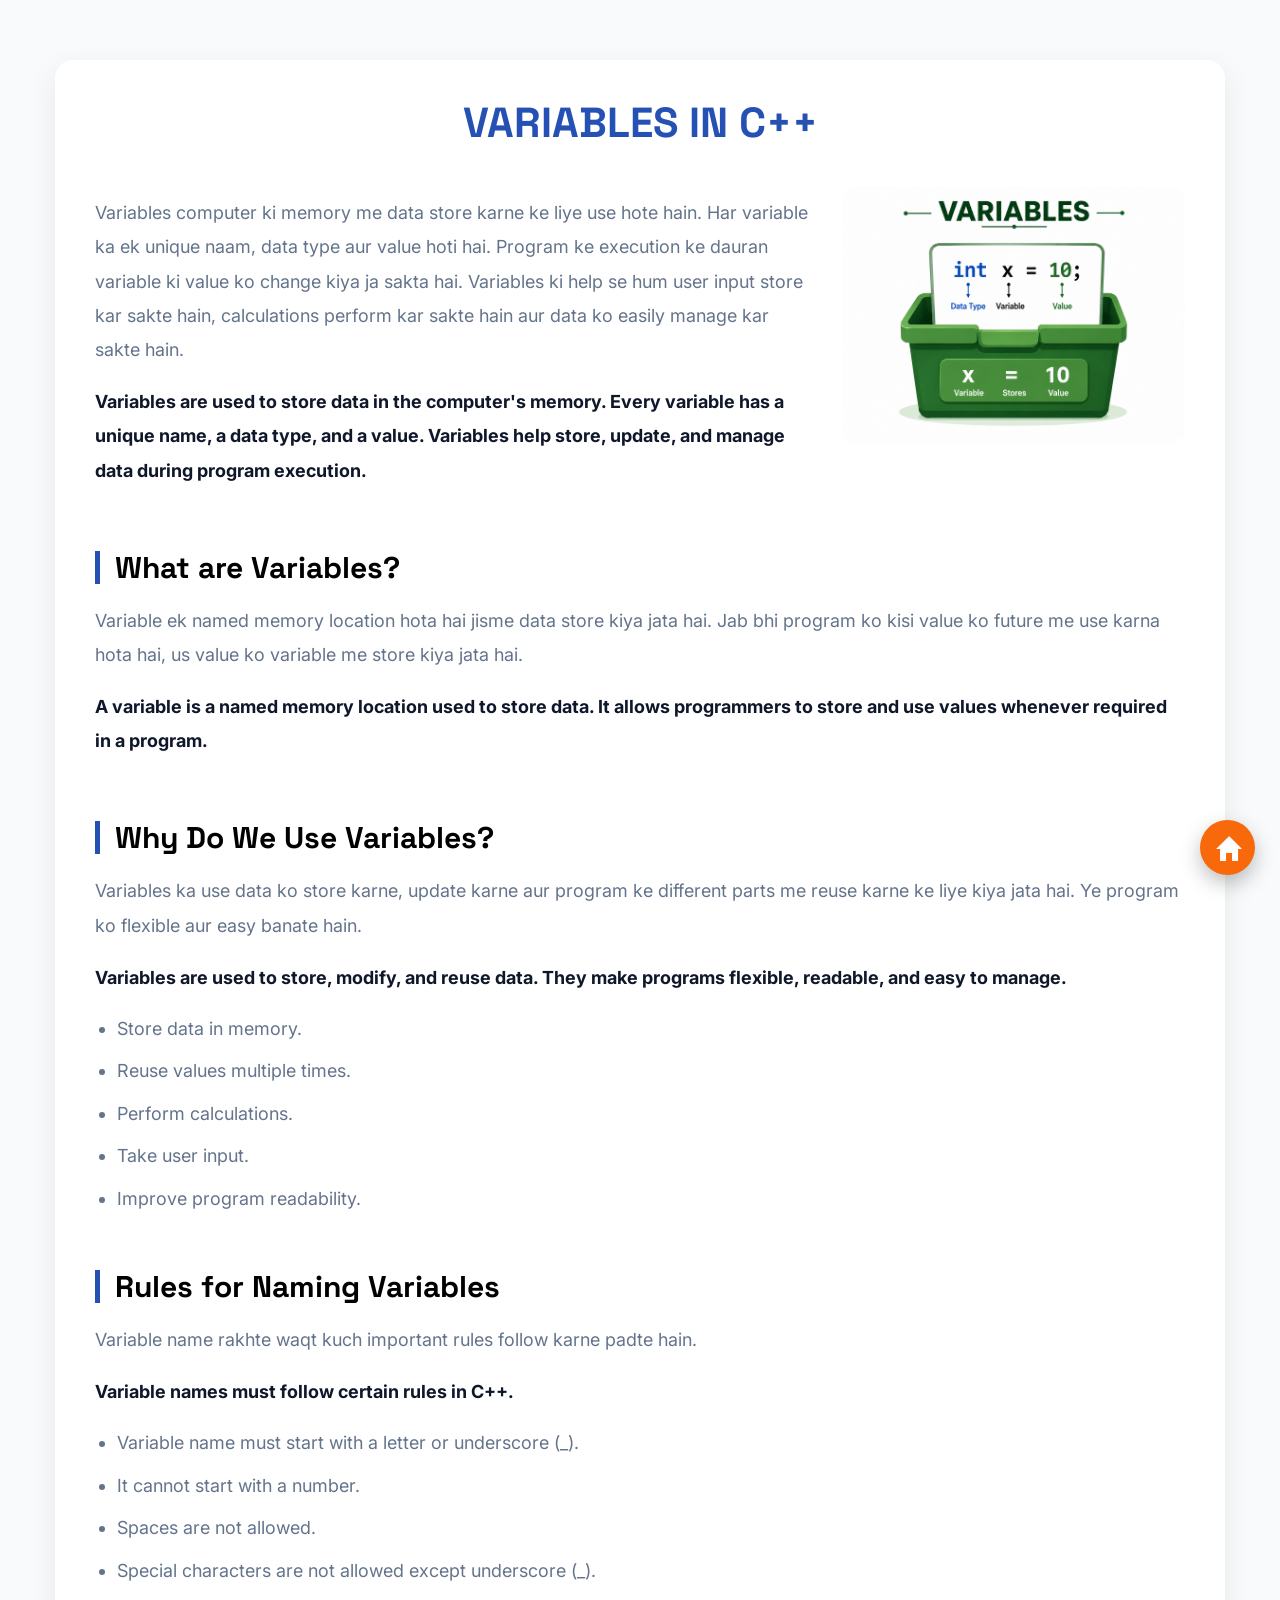
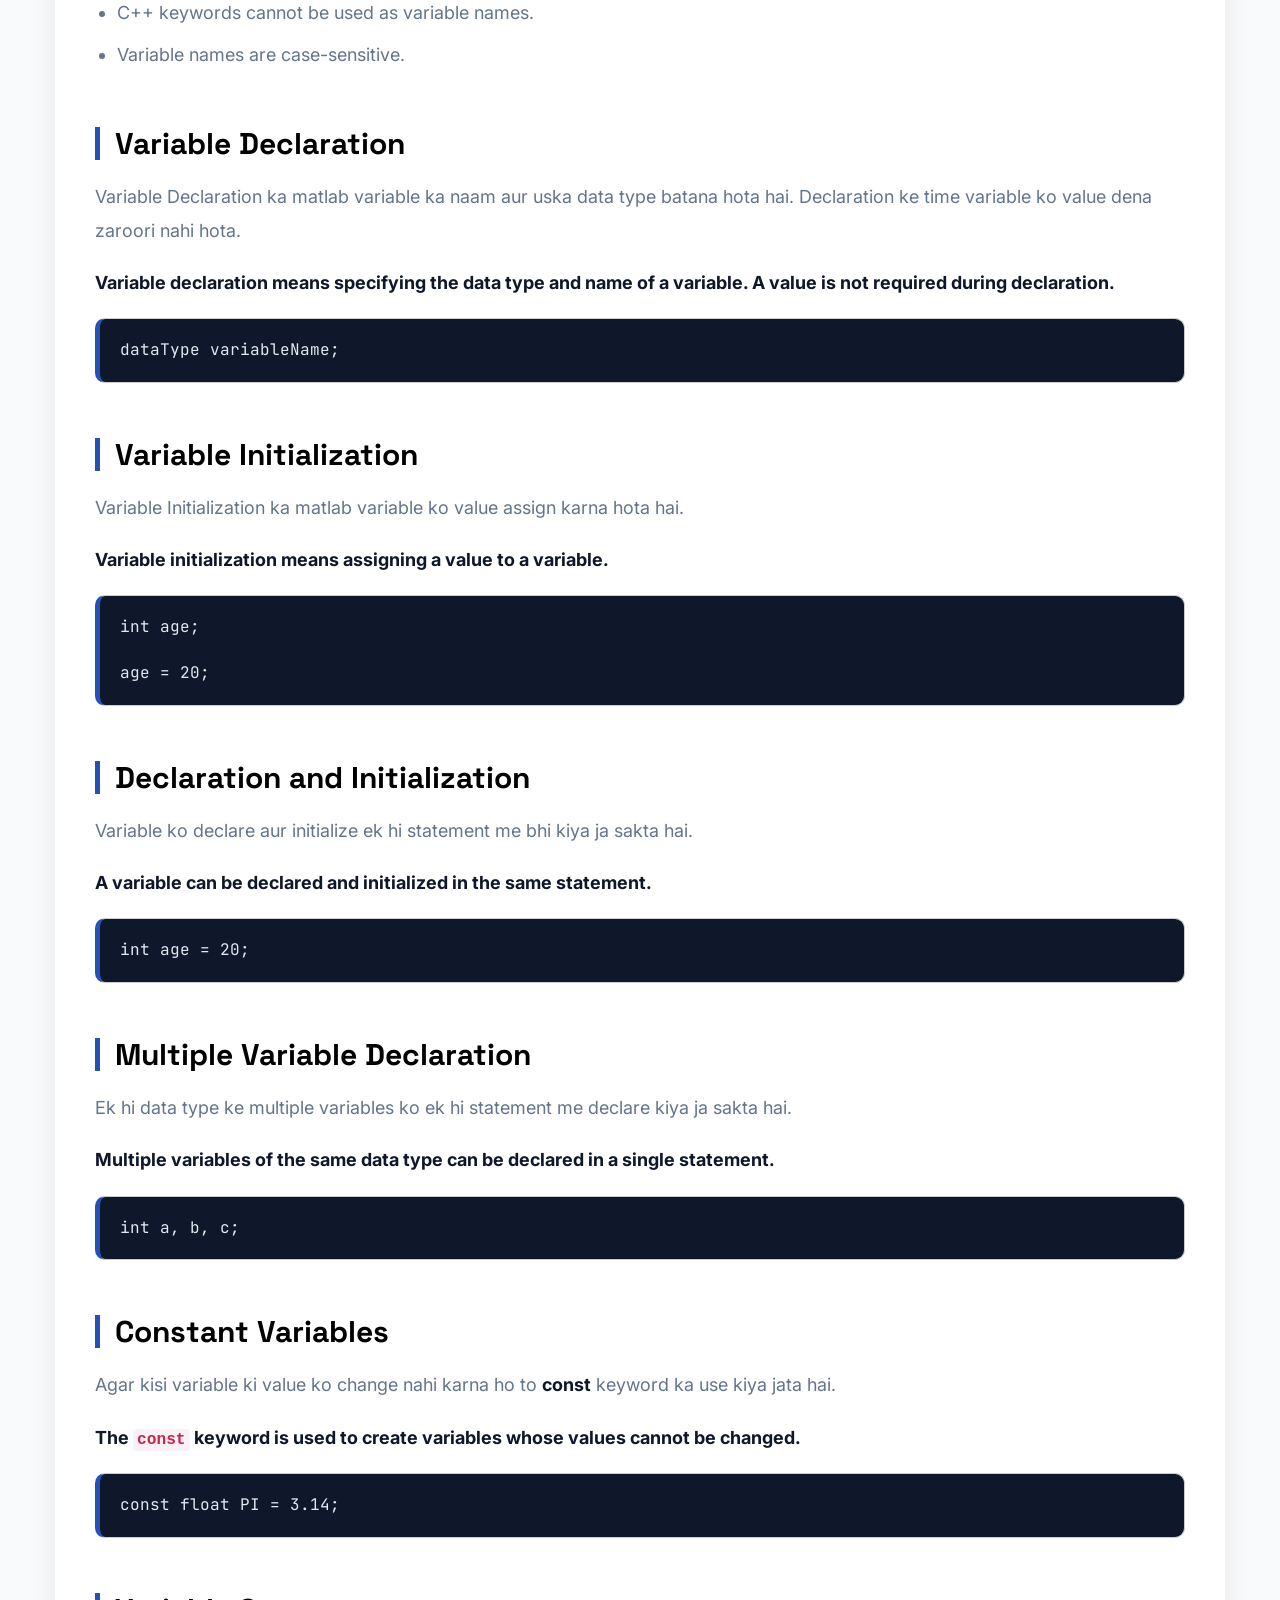
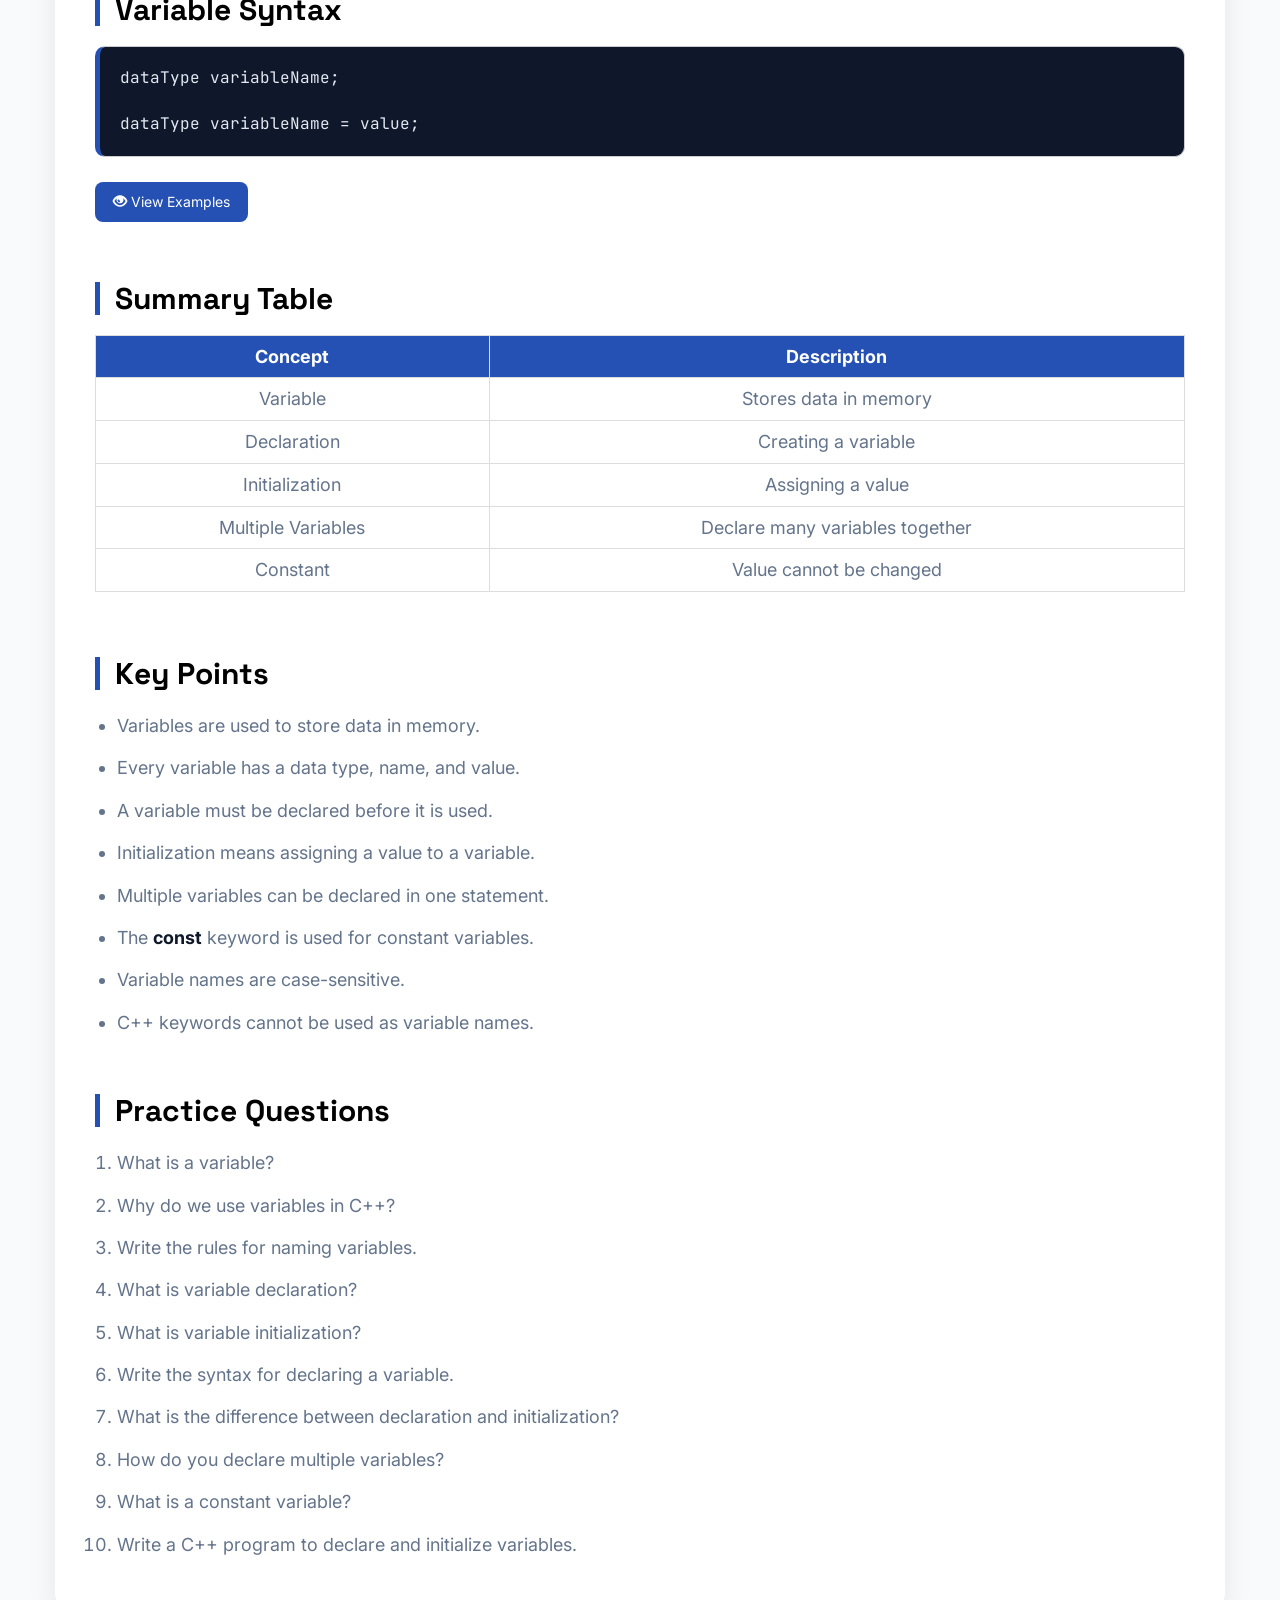
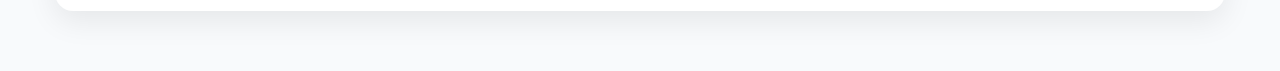
<file: variable.html>
<!DOCTYPE html>
<html lang="en">

<head>

    <meta charset="UTF-8">
    <meta name="viewport" content="width=device-width, initial-scale=1.0">

    <title>Introduction to C++</title>

    <link rel="stylesheet" href="https://maxcdn.bootstrapcdn.com/bootstrap/3.4.1/css/bootstrap.min.css">

    <link rel="stylesheet" href="topics.css">

</head>

<body>
    <div class="section1">
        <div class="container">
            <div class="row">

                <div class="col-lg-12">
                    <h1>VARIABLES IN C++</h1>
                </div>

                <div class="col-lg-8">
                    <h4>
                        Variables computer ki memory me data store karne ke liye use hote hain. Har variable ka ek
                        unique
                        naam, data type aur value hoti hai. Program ke execution ke dauran variable ki value ko change
                        kiya
                        ja sakta hai. Variables ki help se hum user input store kar sakte hain, calculations perform kar
                        sakte hain aur data ko easily manage kar sakte hain.
                    </h4>

                    <h4>
                        <b>Variables are used to store data in the computer's memory. Every variable has a unique name,
                            a
                            data type, and a value. Variables help store, update, and manage data during program
                            execution.</b>
                    </h4>
                </div>

                <div class="col-lg-4">
                    <a href="./index.html#topics">
                        <img src="variable2.png" class="img-responsive">
                    </a>
                </div>

                <div class="col-lg-12">

                    <h3>What are Variables?</h3>

                    <h4>
                        Variable ek named memory location hota hai jisme data store kiya jata hai. Jab bhi program ko
                        kisi
                        value ko future me use karna hota hai, us value ko variable me store kiya jata hai.
                    </h4>

                    <h4>
                        <b>A variable is a named memory location used to store data. It allows programmers to store and
                            use
                            values whenever required in a program.</b>
                    </h4>

                </div>

                <div class="col-lg-12">

                    <h3>Why Do We Use Variables?</h3>

                    <h4>
                        Variables ka use data ko store karne, update karne aur program ke different parts me reuse karne
                        ke
                        liye kiya jata hai. Ye program ko flexible aur easy banate hain.
                    </h4>

                    <h4>
                        <b>Variables are used to store, modify, and reuse data. They make programs flexible, readable,
                            and
                            easy to manage.</b>
                    </h4>

                    <ul>

                        <li>Store data in memory.</li>

                        <li>Reuse values multiple times.</li>

                        <li>Perform calculations.</li>

                        <li>Take user input.</li>

                        <li>Improve program readability.</li>

                    </ul>

                </div>

                <div class="col-lg-12">

                    <h3>Rules for Naming Variables</h3>

                    <h4>
                        Variable name rakhte waqt kuch important rules follow karne padte hain.
                    </h4>

                    <h4>
                        <b>Variable names must follow certain rules in C++.</b>
                    </h4>

                    <ul>

                        <li>Variable name must start with a letter or underscore (_).</li>

                        <li>It cannot start with a number.</li>

                        <li>Spaces are not allowed.</li>

                        <li>Special characters are not allowed except underscore (_).</li>

                        <li>C++ keywords cannot be used as variable names.</li>

                        <li>Variable names are case-sensitive.</li>

                    </ul>

                </div>
                <div class="col-lg-12">

                    <h3>Variable Declaration</h3>

                    <h4>
                        Variable Declaration ka matlab variable ka naam aur uska data type batana hota hai. Declaration
                        ke
                        time variable ko value dena zaroori nahi hota.
                    </h4>

                    <h4>
                        <b>Variable declaration means specifying the data type and name of a variable. A value is not
                            required during declaration.</b>
                    </h4>

                    <pre>
dataType variableName;
</pre>

                </div>




                <div class="col-lg-12">

                    <h3>Variable Initialization</h3>

                    <h4>
                        Variable Initialization ka matlab variable ko value assign karna hota hai.
                    </h4>

                    <h4>
                        <b>Variable initialization means assigning a value to a variable.</b>
                    </h4>

                    <pre>
int age;

age = 20;
</pre>

                </div>





                <div class="col-lg-12">

                    <h3>Declaration and Initialization</h3>

                    <h4>
                        Variable ko declare aur initialize ek hi statement me bhi kiya ja sakta hai.
                    </h4>

                    <h4>
                        <b>A variable can be declared and initialized in the same statement.</b>
                    </h4>

                    <pre>
int age = 20;
</pre>

                </div>





                <div class="col-lg-12">

                    <h3>Multiple Variable Declaration</h3>

                    <h4>
                        Ek hi data type ke multiple variables ko ek hi statement me declare kiya ja sakta hai.
                    </h4>

                    <h4>
                        <b>Multiple variables of the same data type can be declared in a single statement.</b>
                    </h4>

                    <pre>
int a, b, c;
</pre>

                </div>





                <div class="col-lg-12">

                    <h3>Constant Variables</h3>

                    <h4>
                        Agar kisi variable ki value ko change nahi karna ho to <b>const</b> keyword ka use kiya jata
                        hai.
                    </h4>

                    <h4>
                        <b>The <code>const</code> keyword is used to create variables whose values cannot be
                            changed.</b>
                    </h4>

                    <pre>
const float PI = 3.14;
</pre>

                </div>





                <div class="col-lg-12">

                    <h3>Variable Syntax</h3>

                    <pre>
dataType variableName;

dataType variableName = value;
</pre>

                    <a class="btn btn-warning example-btn" data-toggle="collapse" href="#variableExample">

                        <span class="glyphicon glyphicon-eye-open"></span>

                        View Examples

                    </a>

                    <div id="variableExample" class="collapse">

                        <pre>
#include &lt;iostream&gt;

using namespace std;

int main(){

int age = 21;

string name = "Anjali";

cout &lt;&lt; age;

cout &lt;&lt; name;

return 0;

}
</pre>

                        <div class="output">

                            <b>Output</b>

                            <br>

                            21

                            <br>

                            Anjali

                        </div>

                    </div>

                </div>
                <div class="col-lg-12">

                    <h3>Summary Table</h3>

                    <table class="table table-bordered">

                        <tr>
                            <th>Concept</th>
                            <th>Description</th>
                        </tr>

                        <tr>
                            <td>Variable</td>
                            <td>Stores data in memory</td>
                        </tr>

                        <tr>
                            <td>Declaration</td>
                            <td>Creating a variable</td>
                        </tr>

                        <tr>
                            <td>Initialization</td>
                            <td>Assigning a value</td>
                        </tr>

                        <tr>
                            <td>Multiple Variables</td>
                            <td>Declare many variables together</td>
                        </tr>

                        <tr>
                            <td>Constant</td>
                            <td>Value cannot be changed</td>
                        </tr>

                    </table>

                </div>





                <div class="col-lg-12">

                    <h3>Key Points</h3>

                    <ul>

                        <li>Variables are used to store data in memory.</li>

                        <li>Every variable has a data type, name, and value.</li>

                        <li>A variable must be declared before it is used.</li>

                        <li>Initialization means assigning a value to a variable.</li>

                        <li>Multiple variables can be declared in one statement.</li>

                        <li>The <b>const</b> keyword is used for constant variables.</li>

                        <li>Variable names are case-sensitive.</li>

                        <li>C++ keywords cannot be used as variable names.</li>

                    </ul>

                </div>





                <div class="col-lg-12">

                    <h3>Practice Questions</h3>

                    <ol>

                        <li>What is a variable?</li>

                        <li>Why do we use variables in C++?</li>

                        <li>Write the rules for naming variables.</li>

                        <li>What is variable declaration?</li>

                        <li>What is variable initialization?</li>

                        <li>Write the syntax for declaring a variable.</li>

                        <li>What is the difference between declaration and initialization?</li>

                        <li>How do you declare multiple variables?</li>

                        <li>What is a constant variable?</li>

                        <li>Write a C++ program to declare and initialize variables.</li>

                    </ol>

                </div>

            </div>
        </div>
    </div>
    <a href="index.html#topics" class="home-btn">
        <span class="glyphicon glyphicon-home"></span>
    </a>
    <!-- jQuery library -->
    <script src="https://ajax.googleapis.com/ajax/libs/jquery/3.7.1/jquery.min.js"></script>

    <!-- Latest compiled JavaScript -->
    <script src="https://maxcdn.bootstrapcdn.com/bootstrap/3.4.1/js/bootstrap.min.js"></script>

</body>

</html>
</file>
<file: style.css>
:root {
   --bg: #F6F7FB;
   --surface: #FFFFFF;
   --ink: #14171F;
   --muted: #5B6472;
   --muted-soft: #8891A2;
   --border: #E2E5EC;
   --border-soft: #EDEFF4;

   --primary: #2451B3;
   --primary-dark: #17337A;
   --primary-soft: #E8EFFC;

   --accent: #E8792C;
   --accent-dark: #C4611C;
   --accent-soft: #FDEBDD;

   --mint: #2FA86B;
   --mint-soft: #E4F6EC;

   --font-display: "Space Grotesk", "Segoe UI", sans-serif;
   --font-body: "Inter", "Segoe UI", sans-serif;
   --font-mono: "JetBrains Mono", "Courier New", monospace;



   --shadow-card: 0 1px 2px rgba(20, 23, 31, 0.04), 0 8px 24px -12px rgba(20, 23, 31, 0.10);
   --shadow-hover: 0 4px 10px rgba(20, 23, 31, 0.06), 0 20px 40px -16px rgba(36, 81, 179, 0.22);


 }

 body {
   font-size: 20px;
   font-family: "Space Grotesk", "Segoe UI", sans-serif;

 }


 .navbar-brand {
   padding: 5px 15px;
 }

 .logo-img {
   height: 60px;
   width: auto;
   display: block;
 }



 .navbar-default .navbar-nav>li>a {
   color: black !important;
   font-weight: 400;
 }

 .navbar {
   padding: 20px;

 }


 .btn:hover {
   color: #17337A;
 }

 .navbar-nav {
   margin-left: 50px;
 }

 .dropdown-menu {
   /* padding: 20px; */
   font-size: 2rem;
 }

 /* Dropdown item hover */
 .dropdown-menu>li>a:hover,
 .dropdown-menu>li>a:focus {
   background-color: #8891A2 !important;
   color: #2451B3 !important;
 }

 .btn1 {
   background: var(--primary) !important;
   color: #fff !important;
   border: none !important;
   border-radius: 6px;
   height: 42px;
   width: 220px;
   padding: 8px 15px !important;
   box-shadow: none;
 }

 .btn1::placeholder {
   color: rgba(255, 255, 255, 0.8);
 }

 .btn1:focus {
   background: var(--primary-dark) !important;
   color: #fff !important;
   outline: none;
   box-shadow: none;
 }

 /* navbar end */

 header{
    padding-bottom: 40px;
 }

 .banner {
   padding-top: 140px;
 }

 .hero-copy h1 {
   font-size: 50px;
   font-weight: 700;
 }

 .eyebrow {
   display: inline-flex;
   align-items: center;
   gap: 8px;
   font-family: var(--font-mono);
   font-size: 12.5px;
   font-weight: 500;
   letter-spacing: 0.04em;
   color: var(--primary);
   text-transform: uppercase;
 }

 /* .eyebrow::before {
   content: ">";
   color: var(--accent);
   font-weight: 700;
 } */

 

 .hero-text {
   margin-top: 22px;
   max-width: 480px;
   font-size: 17px;
   color: var(--muted);
 }

 .hero-copy h1 .highlight {
   color: var(--primary);
   white-space: nowrap;
 }

 .hero-buttons {
   gap: 14px;
   margin-top: 34px;
 }

 .hero-buttons a {
   font-size: 2rem;
 }

 .hero-trust {
   width: 100%;
   overflow: hidden;
   margin-top: 40px;
 }

 .hero-trust-item {
   float: left;
   width: 25%;
   text-align: left;
 }

 .hero-trust-item strong {
   display: block;
   font-size: 24px;
   font-weight: 700;
   color: #111;
   line-height: 28px;
   margin-bottom: 5px;
 }

 .hero-trust-item span {
   display: block;
   font-size: 13px;
   color: #777;
   text-transform: uppercase;
   letter-spacing: 1px;
 }

 /* ==============================topic section================== */
 .section1 {
   /* padding: 80px 0; */
   background: #f8f9fc;
   padding: 8rem 0 8rem  ;
 }

 /* Space between cards */
 .topicbox {
   margin-bottom: 20px;
   margin-top: 20px;
 }


 /* Card */

 .topic-card {
   display: block;
   background: #fff;
   border: 1px solid #e7eaf3;
   border-radius: 14px;
   padding: 20px;
   min-height: 200px;
   text-decoration: none !important;
   color: #222;
   transition: .3s;
   box-shadow: 0 4px 18px rgba(0, 0, 0, .06);
   
 }
 .topic-card{
    display:flex;
    flex-direction:column;
    min-height:350px;
}

.topic-desc{
    text-align: left;
    flex:1;
}

.topic-foot{
    margin-top:auto;
}

 /* Hover */
 .topic-card:hover {
   transform: translateY(-6px);
   box-shadow: 0 15px 35px rgba(36, 81, 179, .18);
   border-color: #2451B3;
 }

 /* Top row */
 .topic-top {
   overflow: hidden;
   margin-bottom: 20px;
 }

 .topic-index {
   float: left;
   font-size: 13px;
   color: #777;
   text-transform: uppercase;
 }

 .topic-icon {
   float: right;
   width: 42px;
   height: 42px;
   line-height: 42px;
   text-align: center;
   border-radius: 10px;
   background: #2451B3;
   color: #fff;
   font-weight: bold;
   font-size: 18px;
 }

 /* Heading */
 .topic-card h3 {
   margin: 15px 0;
   font-size: 24px;
   color: #111;
   font-weight: 700;
 }

 /* Description */
 .topic-desc {
   color: #666;
   font-size: 15px;
   line-height: 1.8;
   /* min-height: 90px; */
 }

 /* Bottom */
 .topic-foot {
   overflow: hidden;
   margin-top: 20px;
 }

 .topic-tag {
   float: left;
   background: #e8effc;
   color: #2451B3;
   padding: 6px 14px;
   border-radius: 20px;
   font-size: 12px;
   font-weight: 600;
   text-transform: uppercase;
 }

 .locked {
   background: #fdebdd;
   color: #c4611c;
 }

 .topic-arrow {
   float: right;
   font-size: 24px;
   color: #2451B3;
   font-weight: bold;
 }


 .image img {
   width: 100%;
   height: auto;
 }

 .net {
   font-size: 1.50rem;
   text-align: justify;
   padding-top: 60px;
 }

 /* footer */
 /*=========================
Footer
=========================*/

 .footer {
   background:#f8f9fc;
   padding: 60px 0 25px;
   border-top: 1px solid #e5e5e5;
 }

 .footer-brand {
   margin-bottom: 25px;
 }

 .brand {
   display: inline-block;
   text-decoration: none;
   color: #222;
   font-size: 28px;
   font-weight: 700;
 }

 .brand-badge {
   display: inline-block;
   background: #2451b3;
   color: #fff;
   padding: 8px 12px;
   border-radius: 6px;
   margin-right: 8px;
   font-size: 18px;
 }

 .brand-text {
   color: #222;
   font-weight: bold;
 }

 .footer-brand p {
   margin-top: 20px;
   color: #666;
   line-height: 28px;
   font-size: 15px;
 }

 .footer-col h4 {
   font-size: 3rem;
   margin-bottom: 20px;
   font-weight: bold;
 }

 .footer-col ul {
   padding: 0;
   margin: 0;
   list-style: none;
 }

 .footer-col ul li {
   margin-bottom: 12px;
 }

 .footer-col ul li a {
   color: #555;
   text-decoration: none;
   transition: .3s;
 }

 .footer-col ul li a:hover {
   color: #2451b3;
   padding-left: 5px;
 }

 .footer hr {
   margin: 35px 0 20px;
   border-color: #ddd;
 }

 .copyright {
   color: #777;
   font-size: 14px;
   margin: 0;
 }


 /*=========================
FAQ Section
=========================*/

 .faq-section {
   background: #c8d0e7;
   padding: 80px 0;
 }

 .faq-title {
   font-size: 42px;
   font-weight: 700;
   color: #14171F;
   margin-top: 15px;
 }

 .faq-subtitle {
   color: #666;
   font-size: 17px;
   max-width: 650px;
   margin: 20px auto 50px;
   line-height: 28px;
 }

 /* Panel */

 .panel {
   border: none;
   border-radius: 12px !important;
   overflow: hidden;
   margin-bottom: 18px;
   box-shadow: 0 8px 22px rgba(0, 0, 0, .06);
 }

 .panel-heading {
   padding: 0 !important;
   background: #fff !important;
   border: none !important;
 }

 .panel-title a {
   display: block;
   padding: 20px 25px;
   text-decoration: none;
   color: #222 !important;
   font-size: 20px;
   font-weight: 600;
   position: relative;
   transition: .3s;
 }

 .panel-title a:hover {
   background: #2451B3;
   color: #fff !important;
 }

 /* Plus Icon */

 .panel-title a:after {
   content: "+";
   position: absolute;
   right: 25px;
   top: 18px;
   font-size: 26px;
   font-weight: bold;
   color: #2451B3;
 }

 .panel-title a:hover:after {
   color: #fff;
 }

 /* Answer */

 .panel-body {
   padding: 22px 25px;
   font-size: 16px;
   line-height: 30px;
   color: #666;
   background: #fff;
   border-top: 1px solid #eee !important;
 }

 /* Active Panel */

 .panel-default>.panel-heading {
   background: #fff;
 }

 /* Remove Bootstrap default */

 .panel-group .panel {
   border-radius: 12px;
 }

 .panel-group .panel+.panel {
   margin-top: 18px;
 }

 /* media query */






 /*=========================================
 Responsive Design
=========================================*/

 /* Tablet (768px - 991px) */
 @media (max-width:991px) {

   /* Navbar */
   .navbar {
     padding: 15px;
   }

   .logo-img {
     height: 45px;
   }

   .navbar-nav {
     margin-left: 0;
   }

   .btn1 {
     width: 180px;
   }

   /* Banner */

   .banner {
     padding-top: 120px;
   }

   .hero-copy h1 {
     font-size: 42px;
   }

   .hero-text {
     font-size: 16px;
     max-width: 100%;
   }

   .hero-buttons {
     margin-top: 25px;
   }

   .hero-buttons .btn {
     margin-bottom: 10px;
   }

   .hero-trust-item {
     width: 50%;
     margin-bottom: 20px;
   }

   .image {
     margin-top: 40px;
     text-align: center;
   }

   .image img {
     max-width: 90%;
   }

   .search-box {
     background: #2451B3;
     color: white;
   }

   /* Topic */

   .section1 {
     padding: 60px 0;
   }

   .topic-card {
     min-height: 340px;
     /* height: auto; */
     overflow:hidden;
   }

   .topic-card h3 {
     font-size: 22px;
   }

   .net {
     padding-top: 20px;
   }

 }

 /* Mobile */
 @media (max-width:767px) {
  .container{
    width: 80% !important;
  }

   /* Navbar */

   .navbar {
     padding: 10px;
   }

   .logo-img {
     height: 38px;
   }

   .navbar-nav {
     margin: 0;
   }

   .navbar-form {
     margin-top: 10px;
   }

   .btn1 {
     width: 100%;
   }

   /* Hero */

   .banner {
     padding-top: 90px;
     text-align: center;
   }

   .hero-copy h1 {
     font-size: 32px;
     line-height: 1.3;
   }

   .hero-text {
     font-size: 15px;
     max-width: 100%;
   }

   .hero-buttons {
     margin-top: 20px;
   }

   .hero-buttons .btn {
     display: block;
     width: 100%;
     margin-bottom: 12px;
   }

   .image {
     margin-top: 40px;
   }

   .image {
     text-align: center;
   }

   .image img {
     max-width: 100%;
     height: auto;
   }

   .hero-trust-item {
     width: 25%;
     text-align: center;
     margin-bottom: 10px;
   }
  .tel{
    box-shadow: rgba(149, 157, 165, 0.2) 0px 8px 24px;
   }

   .hero-trust-item strong {
     font-size: 10px;
   }

   .hero-trust-item span {
     font-size: 5px;
   }

   /* Topic Section */

   .section1 {
     padding: 50px 0;
     text-align: center;
   }

   .topicbox {
     margin-bottom: 20px;
     /* margin-top: 20px; */
   }

   .topic-card {
     height: auto;
     min-height: unset;
     padding: 18px;
   }

   .topic-card h3 {
     font-size: 20px;
   }

   .topic-desc {
     font-size: 14px;
     line-height: 1.6;
     /* min-height: auto; */
   }

   .topic-icon {
     width: 38px;
     height: 38px;
     line-height: 38px;
   }

   .topic-tag {
     font-size: 11px;
   }

   .net {
     padding-top: 15px;
     font-size: 16px;
     text-align: center;
   }

   /* FAQ */

   .faq-title {
     font-size: 30px;
   }

   .faq-subtitle {
     font-size: 15px;
   }

   .panel-title a {
     font-size: 17px;
     padding: 18px;
   }

   .panel-body {
     font-size: 15px;
     line-height: 26px;
   }

   /* Footer */

   .footer {
     text-align: center;
   }

   .footer-brand {
     margin-bottom: 30px;
   }

   .footer-col {
    text-align: left;
     margin-bottom: 30px;
   }
   .footer-col h4{
    color: black;
   }

   .copyright {
     text-align: center;
   }

 }
</file>
<file: topics.css>
@import url('https://fonts.googleapis.com/css2?family=Inter:wght@400;500;600;700&family=Space+Grotesk:wght@500;700&family=JetBrains+Mono:wght@400;500&display=swap');

/* ===================================
   Global
=================================== */

body {
    margin: 0;
    padding: 0;
    background: #F8FAFC;
    color: #64748B;
    font-family: 'Inter', sans-serif;
    font-size: 18px;
    line-height: 1.8;
}

.container {
    background: #fff;
    padding: 40px;
    border-radius: 18px;
    box-shadow: 0 10px 30px rgba(0, 0, 0, .08);
}

.section1 {
    padding: 60px 0;
}

/* ===================================
   Headings
=================================== */

h1 {
    font-family: 'Space Grotesk', sans-serif;
    color: #2451B3;
    font-size: 42px;
    font-weight: 700;
    text-align: center;
    margin: 0 0 40px;
}

h3 {
    color: black;
    font-family: 'Space Grotesk', sans-serif;
    font-size: 30px;
    font-weight: 700;
    border-left: 5px solid #2451B3;
    padding-left: 15px;
    margin-top: 45px;
    margin-bottom: 20px;
}

h4 {
    /* color:#555; */
    color: #64748B;
    font-size: 18px;
    line-height: 1.9;
    margin-bottom: 18px;
    font-weight: 400;
}

/* ===================================
   Image
=================================== */

img {
    width: 100%;
    border-radius: 15px;
}

/* ===================================
   Code
=================================== */

pre {
    background: #0F172A;
    color: #E2E8F0;
    padding: 20px;
    border-left: 5px solid #2451B3;
    border-radius: 10px;
    font-size: 16px;
    font-family: 'JetBrains Mono', monospace;
    overflow-x: auto;
    white-space: pre-wrap;
}

/* ===================================
   Tables
=================================== */

.table {
    margin-top: 20px;
}

.table th {
    background: #2451B3 !important;
    color: #fff !important;
    text-align: center;
}

.table td {
    text-align: center;
    vertical-align: middle !important;
}

/* ===================================
   Info Box
=================================== */

.box {
    background: #EEF5FF;
    border-left: 5px solid #2451B3;
    border-radius: 10px;
    padding: 20px;
    margin: 20px 0;
}

.box strong {
    color: #2451B3;
    display: block;
    margin-bottom: 10px;
    font-size: 18px;
}

.box p {
    margin: 0;
}

/* ===================================
   Output
=================================== */

.output {
    background: #EEF5FF;
    border-left: 5px solid #2451B3;
    border-radius: 10px;
    padding: 20px;
    margin-top: 20px;
    color: #333;
}

.output b {
    color: #2451B3;
}

/* ===================================
   Example Button
=================================== */

.example-btn {
    background: #2451B3;
    color: #fff !important;
    border: none;
    border-radius: 8px;
    padding: 10px 18px;
    display: inline-block;
    margin: 15px 0;
    transition: .3s;
}

.example-btn:hover,
.example-btn:focus {
    background: #183B8F;
    color: #fff !important;
    text-decoration: none;
}

/* ===================================
   Lists
=================================== */

ul,
ol {
    margin-top: 15px;
    padding-left: 22px;
}

ul li,
ol li {
    margin-bottom: 10px;
    /* color:#555; */
    color: #64748B;
}

/* ===================================
   Links
=================================== */

a {
    text-decoration: none;
}

a:hover {
    text-decoration: none;
}

/* ===================================
   Bold
=================================== */

b,
strong {
    color: #0F172A;
}

/* ===================================
   Responsive
=================================== */

@media(max-width:991px) {

    .section1 {
        padding: 40px 0;
    }

    h1 {
        font-size: 34px;
    }

    h3 {
        font-size: 25px;
    }

    img {
        margin-top: 25px;
    }

    pre {
        font-size: 15px;
    }

}

.home-btn {
    position: fixed;
    right: 25px;
    bottom: 25px;
    width: 55px;
    height: 55px;
    background: #f7690a;
    color: #fff;
    border-radius: 50%;
    display: flex;
    justify-content: center;
    align-items: center;
    text-decoration: none;
    font-size: 24px;
    box-shadow: 0 8px 20px rgba(0, 0, 0, .25);
    z-index: 9999;
    transition: all .3s ease;
}

.home-btn:hover {
    background: #e65c00;
    color: #fff;
    text-decoration: none;
    transform: translateY(-5px) scale(1.08);
    box-shadow: 0 12px 25px rgba(0, 0, 0, .35);
}

.home-btn:focus {
    color: #fff;
    text-decoration: none;
}
</file>
